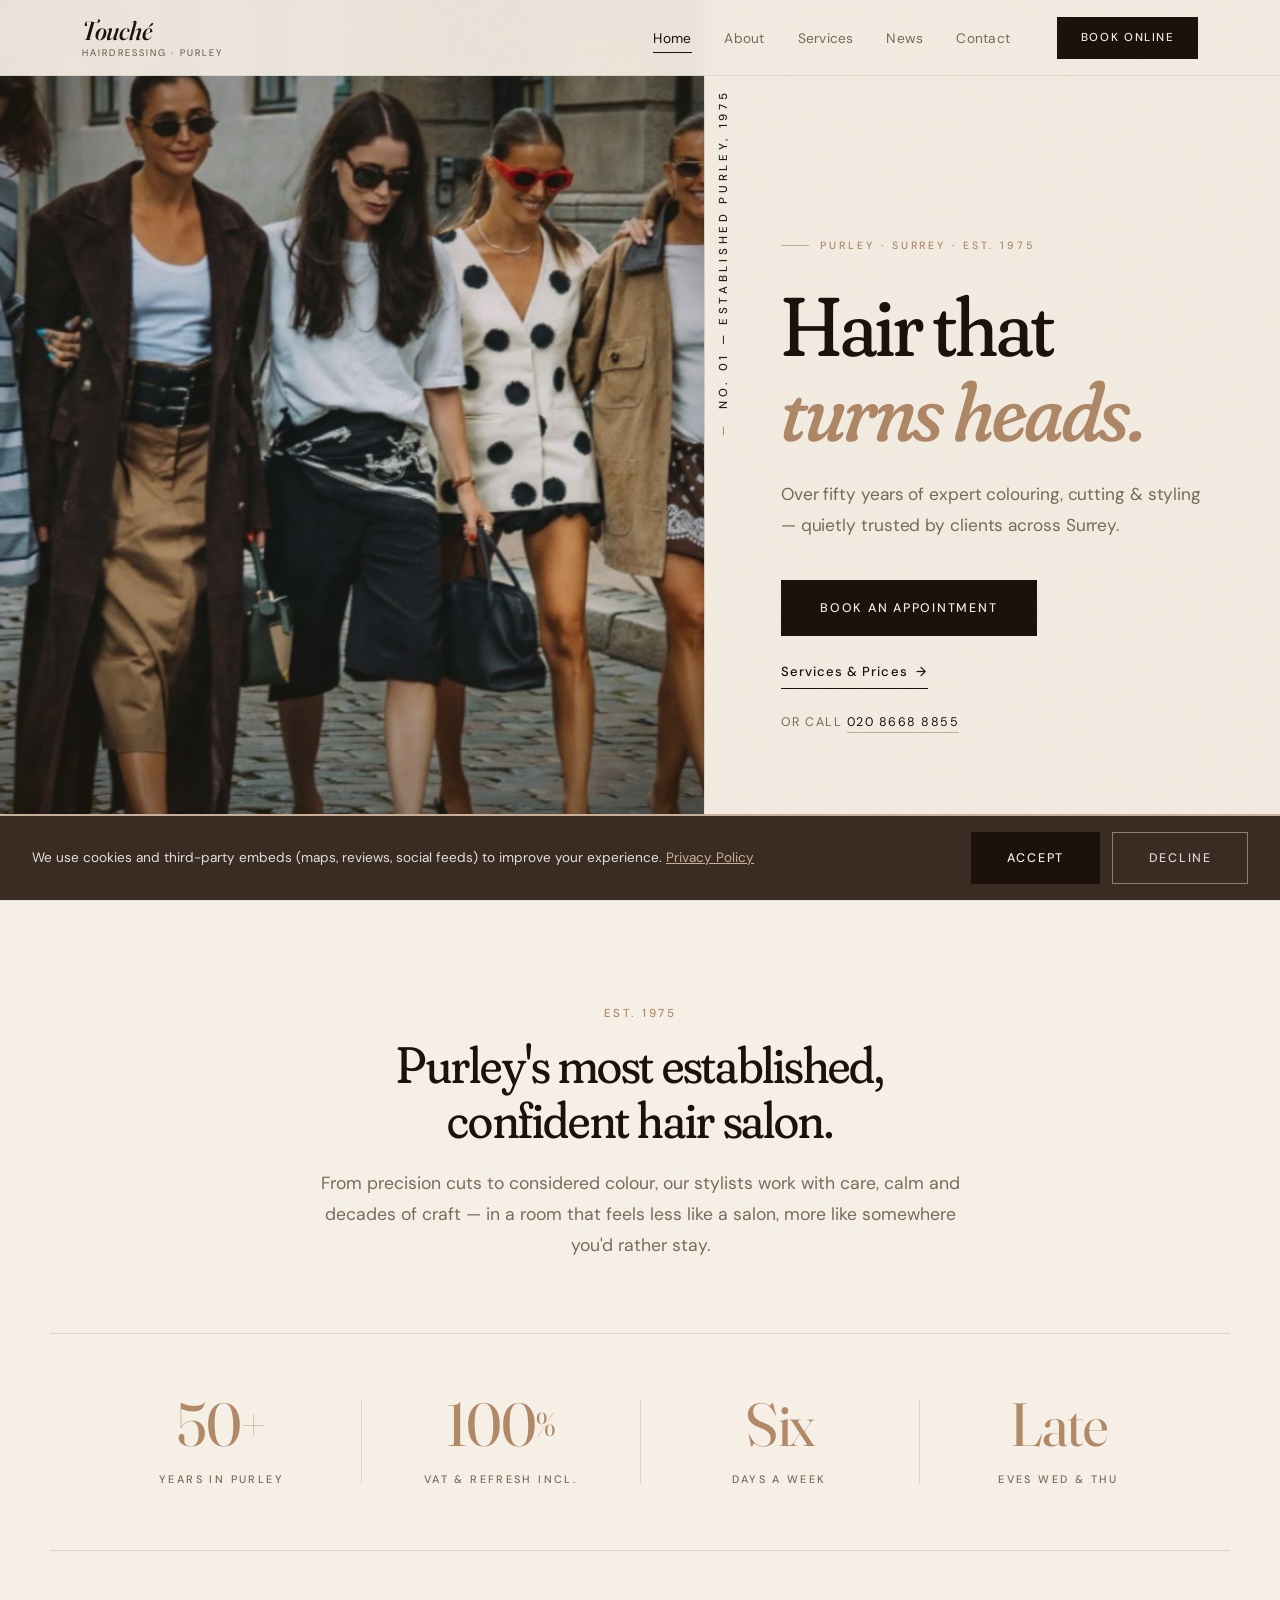
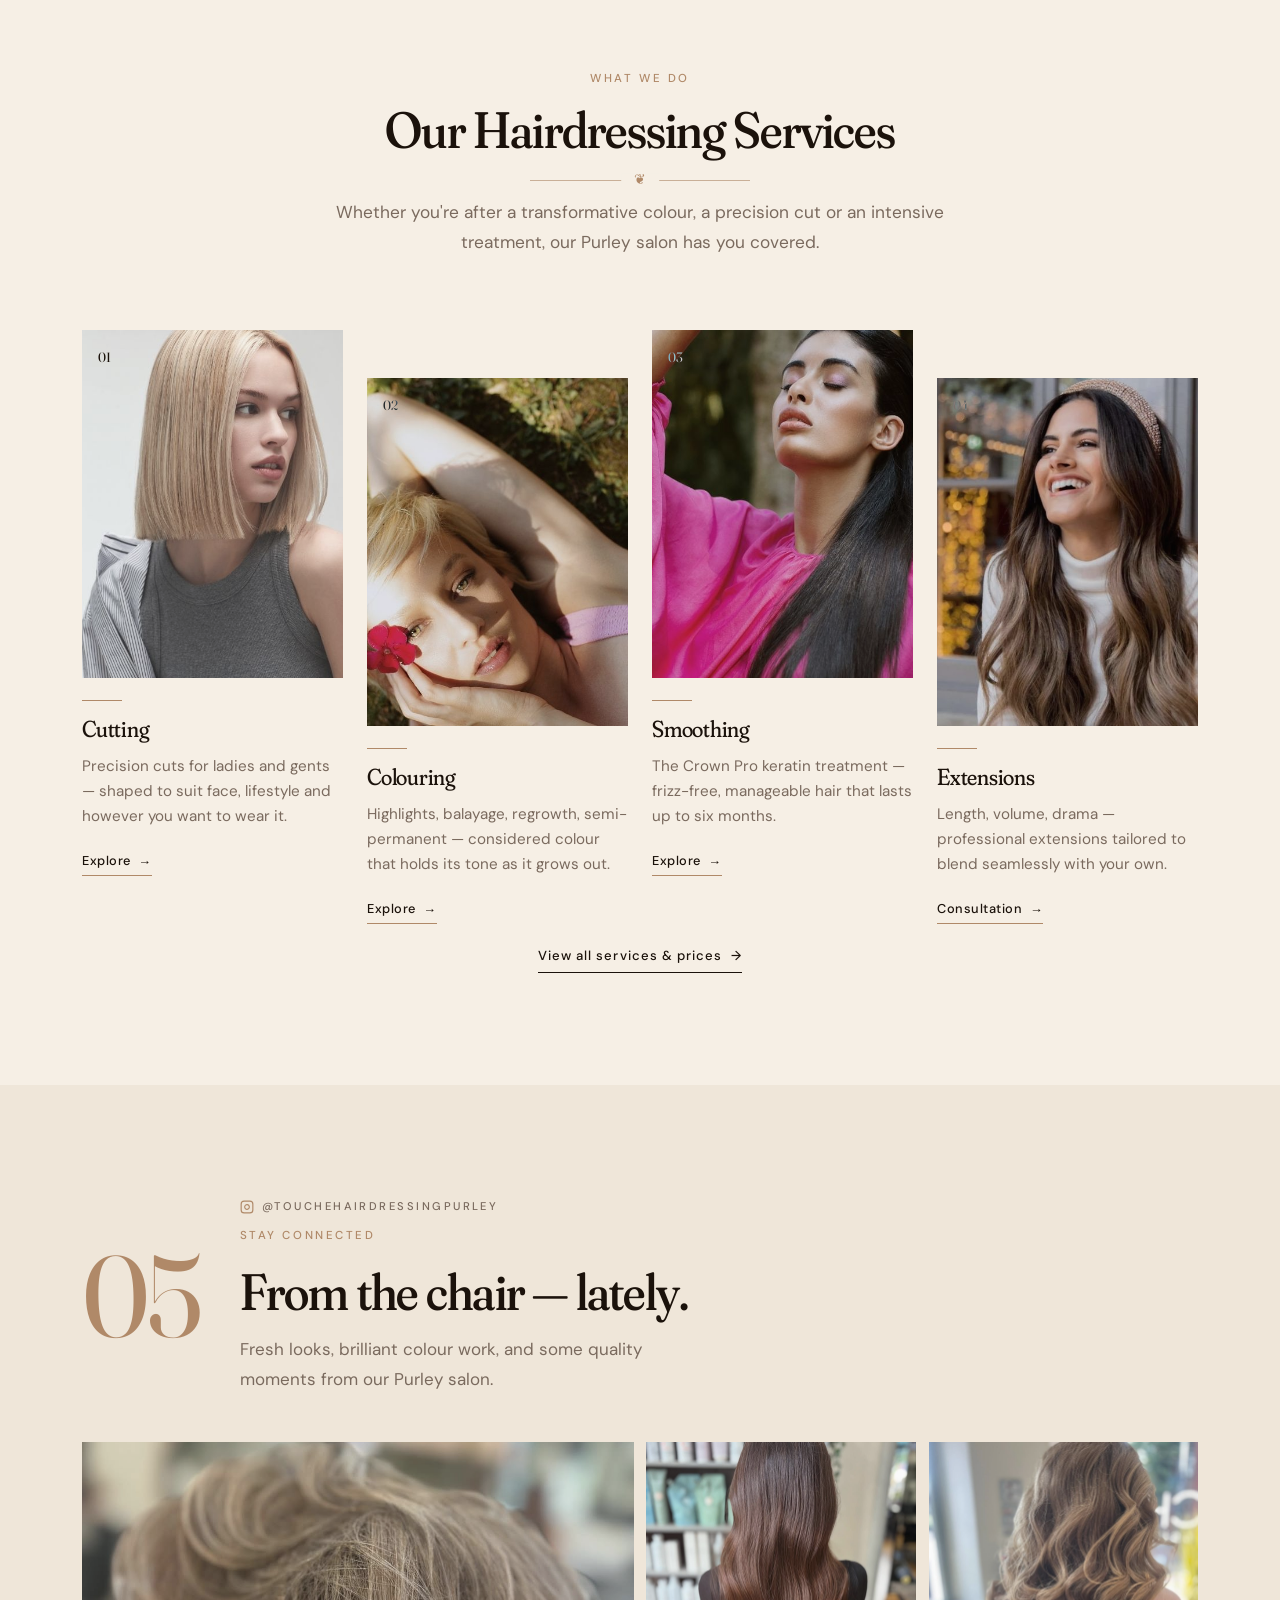
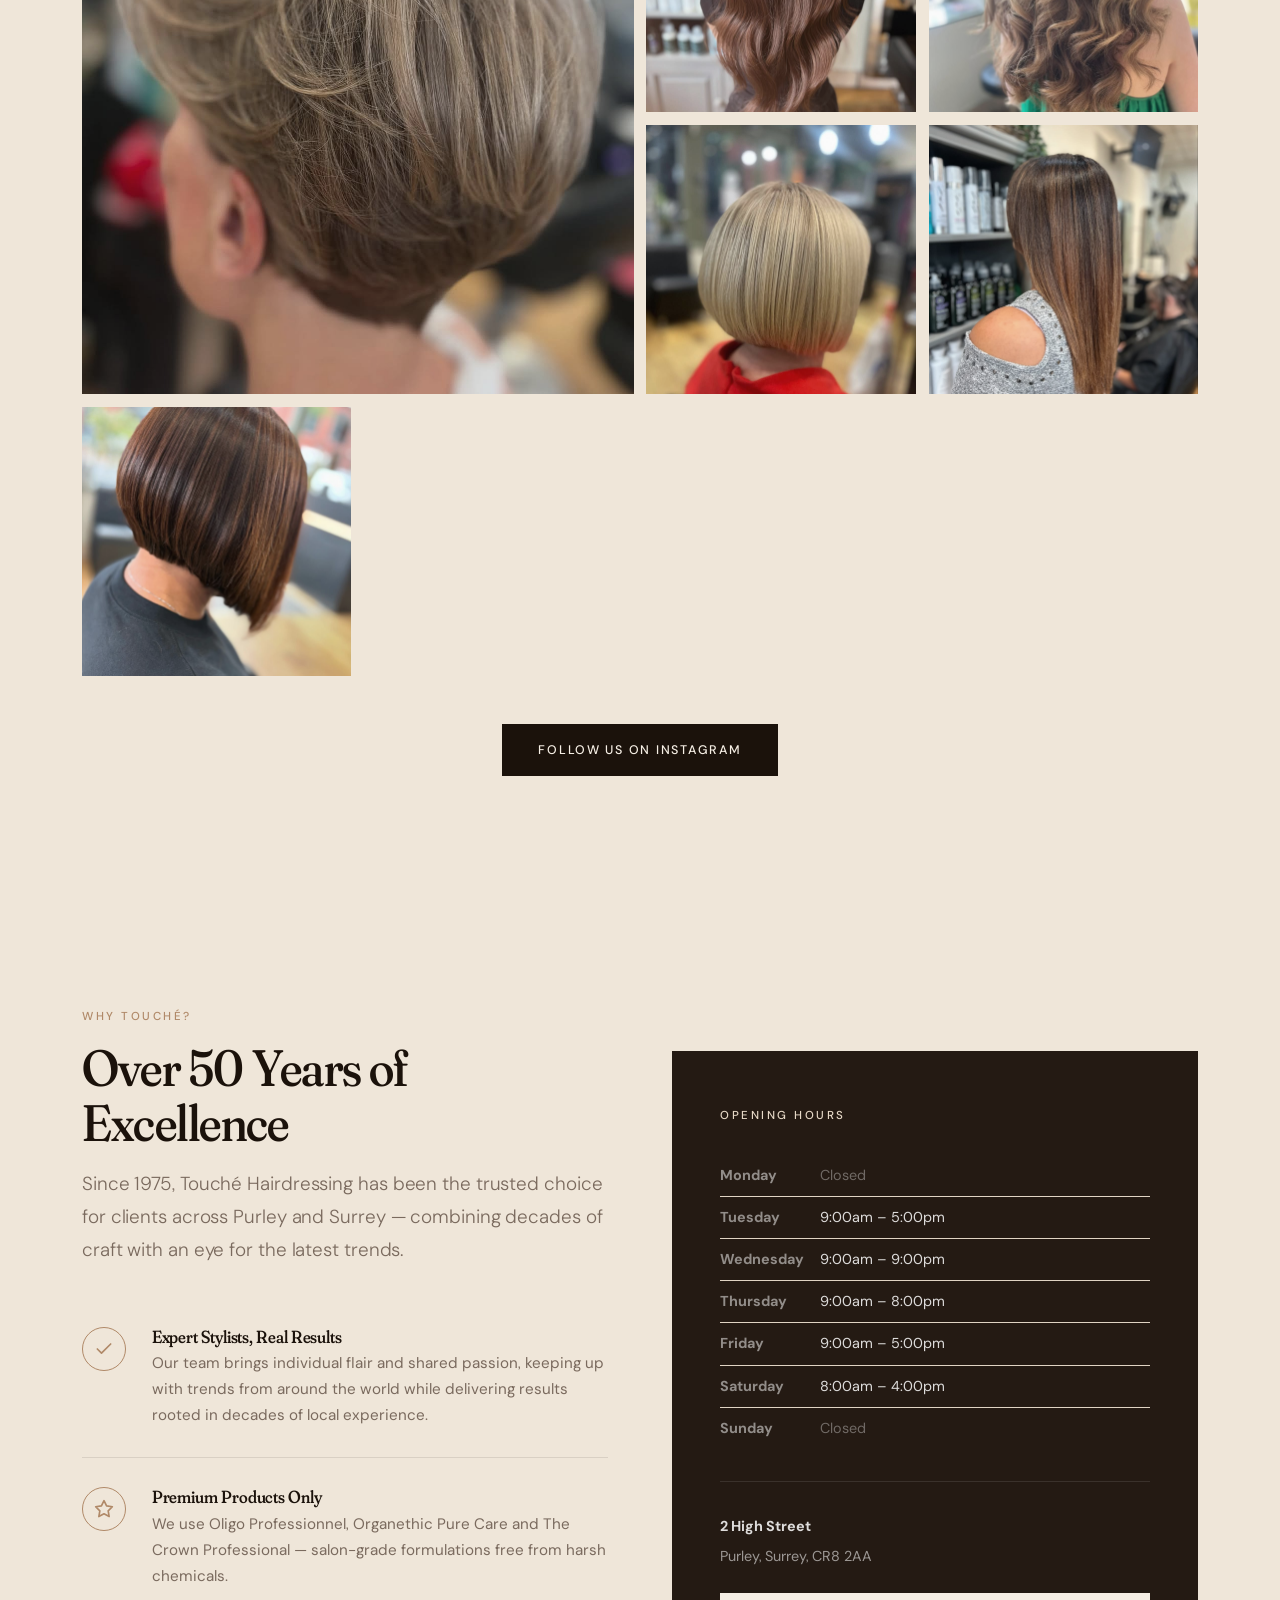
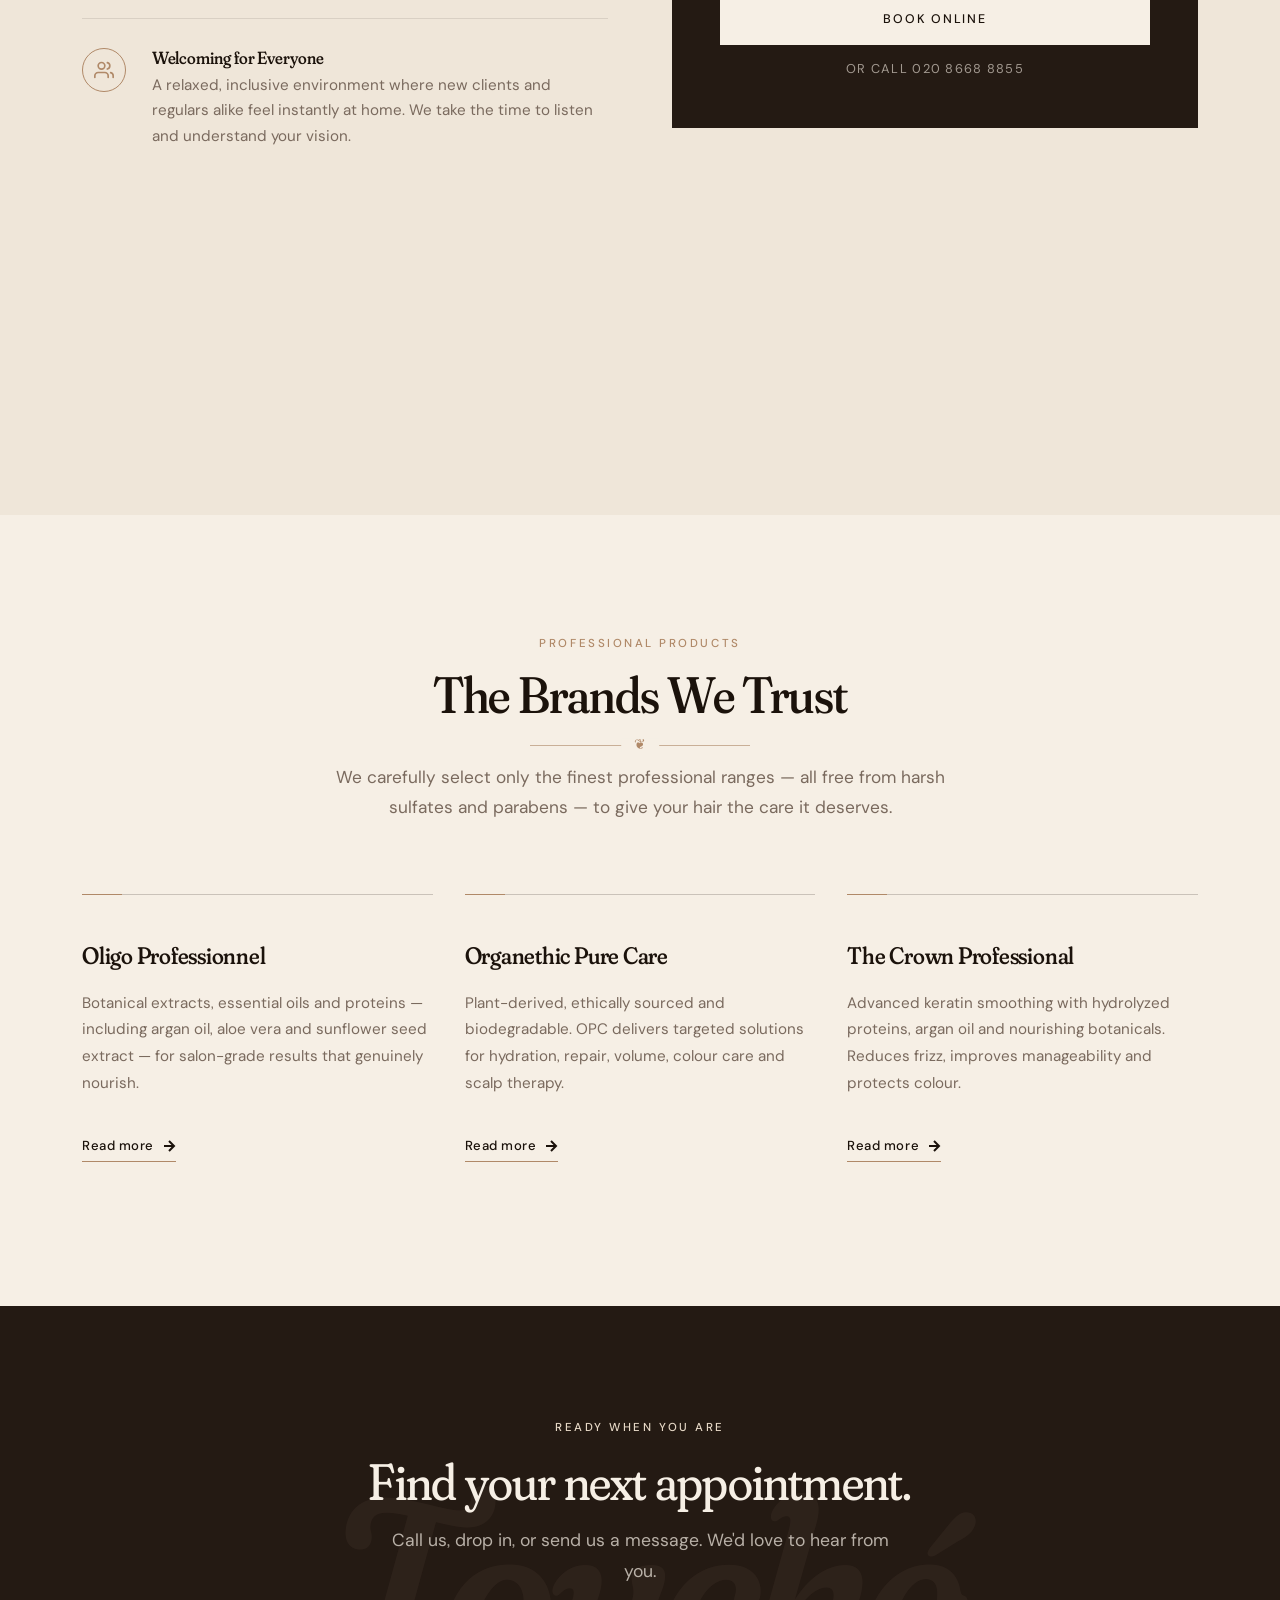
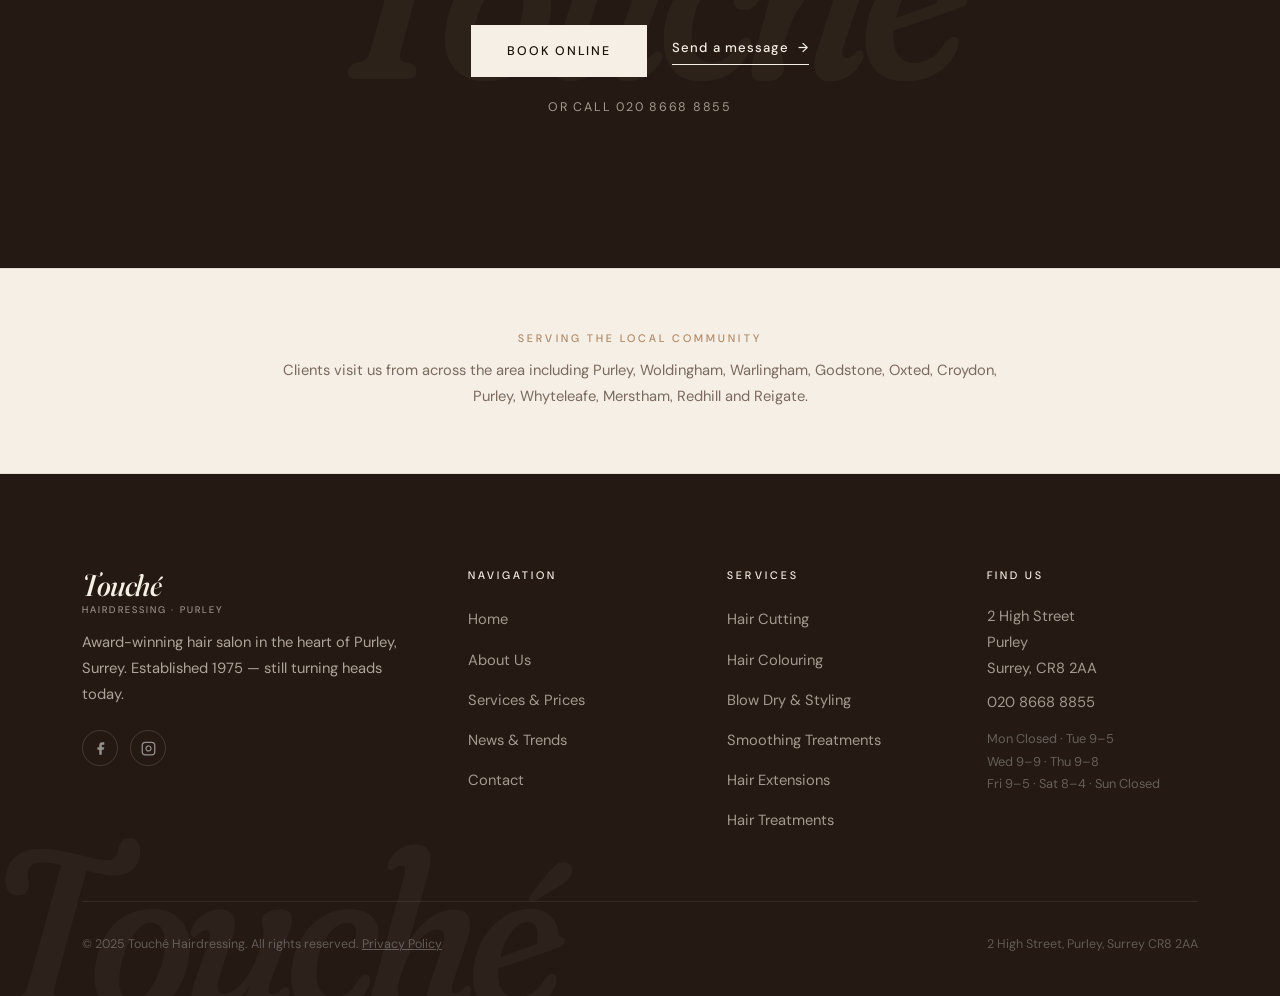
<file: index.html>
<!DOCTYPE html>
<html lang="en-GB">
<head>
  <meta charset="UTF-8">
  <meta name="viewport" content="width=device-width, initial-scale=1.0">
  <title>Touché Hairdressing Purley | Award-Winning Hair Salon Surrey</title>
  <meta name="description" content="Touché Hairdressing — Purley's award-winning hair salon. Expert colouring, cutting, extensions & smoothing treatments. Serving Purley, Warlingham, Oxted & beyond since 1975. Call 020 8668 8855.">
  <meta name="keywords" content="hairdresser Purley, hair salon Purley, hair colouring Purley, balayage Surrey, hair extensions Purley, Touché hairdressing">
  <link rel="canonical" href="https://www.touchepurley.hair/">

  <!-- Open Graph -->
  <meta property="og:type" content="website">
  <meta property="og:url" content="https://www.touchepurley.hair/">
  <meta property="og:title" content="Touché Hairdressing Purley | Award-Winning Hair Salon Surrey">
  <meta property="og:description" content="Expert colouring, cutting & styling in the heart of Purley, Surrey. Over 50 years of award-winning hairdressing. Book today: 020 8668 8855.">
  <meta property="og:site_name" content="Touché Hairdressing Purley">

  <!-- Twitter Card -->
  <meta name="twitter:card" content="summary_large_image">
  <meta name="twitter:title" content="Touché Hairdressing Purley | Award-Winning Hair Salon Surrey">
  <meta name="twitter:description" content="Expert colouring, cutting & styling in the heart of Purley, Surrey. Over 50 years of award-winning hairdressing.">

  <link rel="icon" type="image/x-icon" href="Images/favicon.ico">
  <link rel="icon" type="image/png" sizes="32x32" href="Images/favicon-32x32.png">
  <link rel="icon" type="image/png" sizes="16x16" href="Images/favicon-16x16.png">
  <link rel="apple-touch-icon" href="Images/apple-touch-icon.png">
  <link rel="manifest" href="Images/site.webmanifest">

  <link rel="stylesheet" href="css/style.css">

  <!-- Schema.org LocalBusiness -->
  <script type="application/ld+json">
  {
    "@context": "https://schema.org",
    "@type": "HairSalon",
    "name": "Touché Hairdressing",
    "alternateName": "Touche Hairdressing Purley",
    "url": "https://www.touchepurley.hair",
    "telephone": "+442086688855",
    "address": {
      "@type": "PostalAddress",
      "streetAddress": "2 High Street",
      "addressLocality": "Purley",
      "addressRegion": "Surrey",
      "postalCode": "CR8 2AA",
      "addressCountry": "GB"
    },
    "geo": {
      "@type": "GeoCoordinates",
      "latitude": 51.2843,
      "longitude": -0.0786
    },
    "openingHoursSpecification": [
      {"@type":"OpeningHoursSpecification","dayOfWeek":"Tuesday","opens":"09:00","closes":"17:00"},
      {"@type":"OpeningHoursSpecification","dayOfWeek":"Wednesday","opens":"09:00","closes":"21:00"},
      {"@type":"OpeningHoursSpecification","dayOfWeek":"Thursday","opens":"09:00","closes":"20:00"},
      {"@type":"OpeningHoursSpecification","dayOfWeek":"Friday","opens":"09:00","closes":"17:00"},
      {"@type":"OpeningHoursSpecification","dayOfWeek":"Saturday","opens":"08:00","closes":"16:00"}
    ],
    "priceRange": "££",
    "currenciesAccepted": "GBP",
    "paymentAccepted": "Cash, Credit Card",
    "description": "Award-winning hair salon in Purley, Surrey. Expert colouring, cutting, extensions and smoothing treatments. Established 1975.",
    "areaServed": ["Purley","Woldingham","Warlingham","Godstone","Oxted","Croydon","Purley","Whyteleafe","Merstham","Redhill","Reigate"],
    "sameAs": [
      "https://www.facebook.com/touchehairpurley",
      "https://www.instagram.com/touchehairdressingpurley/",
    ]
  }
  </script>
</head>
<body>

<!-- ===== NAVIGATION ===== -->
<nav class="nav" aria-label="Main navigation">
  <div class="nav__container">
    <a href="index.html" class="nav__logo" aria-label="Touché Hairdressing — Home">
      Touché
      <span>Hairdressing · Purley</span>
    </a>
    <ul class="nav__links" role="list">
      <li><a href="index.html" class="active">Home</a></li>
      <li><a href="about.html">About</a></li>
      <li><a href="services.html">Services</a></li>
      <li><a href="news/">News</a></li>
      <li><a href="contact.html">Contact</a></li>
    </ul>
    <a href="https://s-iq.co/BookingPortal/dist/?salonid=87d9f85d-e9d9-4cce-bb3a-cd9e79d4d83f&amp;tab=contact" class="btn btn--gold nav__cta" target="_blank" rel="noopener">Book Online</a>
    <button class="nav__hamburger" aria-label="Toggle navigation menu" aria-expanded="false">
      <span></span><span></span><span></span>
    </button>
  </div>
</nav>

<!-- Mobile menu -->
<nav class="nav__mobile" aria-label="Mobile navigation">
  <a href="index.html">Home</a>
  <a href="about.html">About</a>
  <a href="services.html">Services</a>
  <a href="news/">News</a>
  <a href="contact.html">Contact</a>
  <a href="tel:02086688855" class="btn btn--gold">Call 020 8668 8855</a>
</nav>

<!-- ===== HERO ===== -->
<section class="hero" id="section-hero" aria-label="Welcome to Touché Hairdressing">

  <!-- Left panel — art-directed photograph, auto-rotating fade -->
  <div class="hero__carousel" aria-hidden="true">
    <img src="Images/hero_image_1.jpg" alt="" class="carousel__slide carousel__slide--active" loading="eager">
    <img src="Images/hero_image_2.jpg" alt="" class="carousel__slide" loading="lazy">
    <img src="Images/hero_image_3.jpg" alt="" class="carousel__slide" loading="lazy">
    <img src="Images/hero_image_4.jpg" alt="" class="carousel__slide" loading="lazy">
  </div>

  <div class="hero__caption" aria-hidden="true">No. 01 — Established Purley, 1975</div>

  <div class="hero__inner">
    <div class="hero__content">
      <div class="hero__eyebrow">Purley · Surrey · Est. 1975</div>
      <h1 class="hero__title"><span class="word">Hair</span> <span class="word">that</span> <span class="word"><em>turns</em></span> <span class="word"><em>heads.</em></span></h1>
      <p class="hero__subtitle">Over fifty years of expert colouring, cutting &amp; styling — quietly trusted by clients across Surrey.</p>
      <div class="hero__ctas">
        <a href="https://s-iq.co/BookingPortal/dist/?salonid=87d9f85d-e9d9-4cce-bb3a-cd9e79d4d83f&amp;tab=contact" class="btn btn--gold" target="_blank" rel="noopener">Book an Appointment</a>
        <a href="services.html" class="link-arrow">Services &amp; Prices <span aria-hidden="true">→</span></a>
      </div>
      <p class="hero__phone-link">or call <a href="tel:02086688855">020 8668 8855</a></p>
    </div>
  </div>

  <div class="hero__scroll" aria-hidden="true">Scroll</div>
</section>

<!-- ===== INTRO STRIP ===== -->
<div class="intro-strip">
  <div class="intro-strip__inner reveal">
    <span class="eyebrow">Est. 1975</span>
    <h2>Purley's most established,<br>confident hair salon.</h2>
    <p>From precision cuts to considered colour, our stylists work with care, calm and decades of craft — in a room that feels less like a salon, more like somewhere you'd rather stay.</p>
  </div>
  <div class="intro-strip__stats reveal">
    <div class="stat">
      <span class="stat__number">50+</span>
      <span class="stat__label">Years in Purley</span>
    </div>
    <div class="stat">
      <span class="stat__number">100<span style="font-size:0.55em;vertical-align:0.3em;">%</span></span>
      <span class="stat__label">VAT &amp; refresh incl.</span>
    </div>
    <div class="stat">
      <span class="stat__number">Six</span>
      <span class="stat__label">Days a week</span>
    </div>
    <div class="stat">
      <span class="stat__number">Late</span>
      <span class="stat__label">Eves Wed &amp; Thu</span>
    </div>
  </div>
</div>

<!-- ===== SERVICES OVERVIEW ===== -->
<section class="section" id="section-services" aria-labelledby="services-heading">
  <div class="container">
    <div class="section__header reveal">
      <span class="eyebrow">What We Do</span>
      <h2 id="services-heading">Our Hairdressing Services</h2>
      <div class="divider"></div>
      <p>Whether you're after a transformative colour, a precision cut or an intensive treatment, our Purley salon has you covered.</p>
    </div>

    <div class="grid-4">
      <!-- Cutting -->
      <a href="services.html#cutting" class="service-card reveal" data-delay="1">
        <div class="service-card__img">
          <span class="service-card__num">01</span>
          <img src="Images/service-cutting.jpg" alt="Hair cutting service at Touché Hairdressing Purley" loading="lazy">
        </div>
        <div class="service-card__body">
          <h3>Cutting</h3>
          <p>Precision cuts for ladies and gents — shaped to suit face, lifestyle and however you want to wear it.</p>
          <span class="service-card__price">Explore</span>
        </div>
      </a>

      <!-- Colouring -->
      <a href="services.html#colouring" class="service-card reveal" data-delay="2">
        <div class="service-card__img">
          <span class="service-card__num">02</span>
          <img src="Images/service-colouring.jpg" alt="Hair colouring and highlights at Touché Hairdressing Purley" loading="lazy">
        </div>
        <div class="service-card__body">
          <h3>Colouring</h3>
          <p>Highlights, balayage, regrowth, semi-permanent — considered colour that holds its tone as it grows out.</p>
          <span class="service-card__price">Explore</span>
        </div>
      </a>

      <!-- Smoothing -->
      <a href="services.html#smoothing" class="service-card reveal" data-delay="3">
        <div class="service-card__img">
          <span class="service-card__num">03</span>
          <img src="Images/service-smoothing.jpg" alt="Hair smoothing and straightening treatment at Touché Hairdressing Purley" loading="lazy">
        </div>
        <div class="service-card__body">
          <h3>Smoothing</h3>
          <p>The Crown Pro keratin treatment — frizz-free, manageable hair that lasts up to six months.</p>
          <span class="service-card__price">Explore</span>
        </div>
      </a>

      <!-- Extensions -->
      <a href="services.html#extensions" class="service-card reveal" data-delay="4">
        <div class="service-card__img">
          <span class="service-card__num">04</span>
          <img src="Images/service-extensions.jpg" alt="Hair extensions at Touché Hairdressing Purley" loading="lazy">
        </div>
        <div class="service-card__body">
          <h3>Extensions</h3>
          <p>Length, volume, drama — professional extensions tailored to blend seamlessly with your own.</p>
          <span class="service-card__price">Consultation</span>
        </div>
      </a>
    </div>

    <div style="text-align:center; margin-top:4rem;">
      <a href="services.html" class="link-arrow">View all services &amp; prices <span aria-hidden="true">→</span></a>
    </div>
  </div>
</section>

<!-- ===== INSTAGRAM FEED ===== -->
<section class="section section--cream" id="section-instagram" aria-label="Instagram feed">
  <div class="container">

    <div class="instagram-feed__header reveal">
      <div class="instagram-feed__handle">
        <svg width="14" height="14" viewBox="0 0 24 24" fill="none" stroke="currentColor" stroke-width="2"><rect x="2" y="2" width="20" height="20" rx="5"/><path d="M16 11.37A4 4 0 1 1 12.63 8 4 4 0 0 1 16 11.37z"/><line x1="17.5" y1="6.5" x2="17.51" y2="6.5"/></svg>
        <span>@touchehairdressingpurley</span>
      </div>
      <span class="eyebrow">Stay Connected</span>
      <h2>From the chair — lately.</h2>
      <p>Fresh looks, brilliant colour work, and some quality moments from our Purley salon.</p>
    </div>

    <div class="instagram-grid" id="instagram-grid" aria-label="Instagram photos"></div>
    <div class="instagram-grid__loading" id="instagram-loading">Loading latest posts&hellip;</div>

    <div class="instagram-feed__cta">
      <a href="https://www.instagram.com/touchehairdressingpurley/" target="_blank" rel="noopener" class="btn btn--gold">Follow Us on Instagram</a>
    </div>

  </div>
</section>

<script>
(function () {
  var BEHOLD_URL = '';
  var DATA_URL   = 'admin-data.json';
  var grid       = document.getElementById('instagram-grid');
  var loading    = document.getElementById('instagram-loading');

  var instaSVG = '<svg class="instagram-grid__icon" width="22" height="22" viewBox="0 0 24 24" fill="none" stroke="currentColor" stroke-width="2"><rect x="2" y="2" width="20" height="20" rx="5"/><path d="M16 11.37A4 4 0 1 1 12.63 8 4 4 0 0 1 16 11.37z"/><line x1="17.5" y1="6.5" x2="17.51" y2="6.5"/></svg>';
  var playSVG  = '<div class="instagram-grid__video-badge" aria-hidden="true"><svg width="10" height="10" viewBox="0 0 24 24" fill="currentColor"><polygon points="5 3 19 12 5 21 5 3"/></svg></div>';

  function makeItem(thumb, caption, link, isVideo) {
    var safe = (caption || '').replace(/&/g,'&amp;').replace(/"/g,'&quot;').replace(/</g,'&lt;');
    var a = document.createElement('a');
    a.href      = link || 'https://www.instagram.com/touchehairdressingpurley/';
    a.target    = '_blank';
    a.rel       = 'noopener';
    a.className = 'instagram-grid__item';
    a.setAttribute('aria-label', safe || 'View on Instagram');
    a.innerHTML =
      '<img src="' + thumb + '" alt="' + safe + '" loading="lazy" onerror="this.closest(\'.instagram-grid__item\').style.display=\'none\'">' +
      '<div class="instagram-grid__overlay">' + instaSVG +
        (safe ? '<span class="instagram-grid__caption">' + safe + '</span>' : '') +
      '</div>' +
      (isVideo ? playSVG : '');
    return a;
  }

  function renderBehold(data) {
    var posts = (data.posts || data).slice(0, 9);
    loading.style.display = 'none';
    posts.forEach(function (post) {
      var sizes  = post.sizes || {};
      var imgUrl = (sizes.medium && sizes.medium.url) || (sizes.small && sizes.small.url) || post.mediaUrl;
      var thumb  = post.mediaType === 'VIDEO' ? (post.thumbnailUrl || imgUrl) : imgUrl;
      var raw    = post.prunedCaption || post.caption || '';
      var cap    = raw.length > 110 ? raw.slice(0, 107) + '\u2026' : raw;
      grid.appendChild(makeItem(thumb, cap, post.permalink, post.mediaType === 'VIDEO'));
    });
  }

  function renderManual(posts) {
    loading.style.display = 'none';
    if (!posts || !posts.length) {
      loading.innerHTML = '<p style="color:var(--text-light);text-align:center;">Gallery coming soon — <a href="https://www.instagram.com/touchehairdressingpurley/" target="_blank" rel="noopener" style="color:var(--gold);">follow us on Instagram</a>.</p>';
      loading.style.display = '';
      return;
    }
    posts.forEach(function (post) {
      var cap = (post.caption || '').length > 110 ? post.caption.slice(0, 107) + '\u2026' : (post.caption || '');
      grid.appendChild(makeItem(post.imageUrl, cap, post.link, false));
    });
  }

  function showError() {
    loading.innerHTML = '<p style="color:var(--text-light);">Unable to load feed — <a href="https://www.instagram.com/touchehairdressingpurley/" target="_blank" rel="noopener" style="color:var(--gold);">visit us on Instagram</a>.</p>';
  }

  // Check admin-data first to decide source, fall back to Behold if unavailable
  fetch(DATA_URL + '?v=' + Date.now())
    .then(function (r) { return r.ok ? r.json() : Promise.reject(); })
    .then(function (data) {
      var ig = data.instagram || { source: 'behold', posts: [] };
      if (ig.source === 'manual') {
        renderManual(ig.posts);
      } else {
        fetch(BEHOLD_URL)
          .then(function (r) { return r.ok ? r.json() : Promise.reject(); })
          .then(renderBehold)
          .catch(showError);
      }
    })
    .catch(function () {
      // admin-data.json unavailable — go straight to Behold
      fetch(BEHOLD_URL)
        .then(function (r) { return r.ok ? r.json() : Promise.reject(); })
        .then(renderBehold)
        .catch(showError);
    });
}());
</script>

<!-- ===== WHY CHOOSE US ===== -->
<section class="section section--cream" id="section-why" aria-labelledby="why-heading">
  <div class="container">
    <div class="grid-2" style="gap:4rem; align-items:center;">
      <div>
        <span class="eyebrow">Why Touché?</span>
        <h2 id="why-heading">Over 50 Years of Excellence</h2>
        <p class="lead" style="margin:1rem 0 2rem;">Since 1975, Touché Hairdressing has been the trusted choice for clients across Purley and Surrey — combining decades of craft with an eye for the latest trends.</p>

        <div class="feature">
          <div class="feature__icon">
            <svg viewBox="0 0 24 24" fill="none" stroke="currentColor" stroke-width="2" stroke-linecap="round" stroke-linejoin="round">
              <polyline points="20 6 9 17 4 12"/>
            </svg>
          </div>
          <div class="feature__body">
            <h4>Expert Stylists, Real Results</h4>
            <p>Our team brings individual flair and shared passion, keeping up with trends from around the world while delivering results rooted in decades of local experience.</p>
          </div>
        </div>

        <div class="feature">
          <div class="feature__icon">
            <svg viewBox="0 0 24 24" fill="none" stroke="currentColor" stroke-width="2" stroke-linecap="round" stroke-linejoin="round">
              <path d="M12 2L15.09 8.26L22 9.27L17 14.14L18.18 21.02L12 17.77L5.82 21.02L7 14.14L2 9.27L8.91 8.26L12 2Z"/>
            </svg>
          </div>
          <div class="feature__body">
            <h4>Premium Products Only</h4>
            <p>We use Oligo Professionnel, Organethic Pure Care and The Crown Professional — salon-grade formulations free from harsh chemicals.</p>
          </div>
        </div>

        <div class="feature">
          <div class="feature__icon">
            <svg viewBox="0 0 24 24" fill="none" stroke="currentColor" stroke-width="2" stroke-linecap="round" stroke-linejoin="round">
              <path d="M17 21v-2a4 4 0 0 0-4-4H5a4 4 0 0 0-4 4v2"/>
              <circle cx="9" cy="7" r="4"/>
              <path d="M23 21v-2a4 4 0 0 0-3-3.87"/>
              <path d="M16 3.13a4 4 0 0 1 0 7.75"/>
            </svg>
          </div>
          <div class="feature__body">
            <h4>Welcoming for Everyone</h4>
            <p>A relaxed, inclusive environment where new clients and regulars alike feel instantly at home. We take the time to listen and understand your vision.</p>
          </div>
        </div>
      </div>

      <!-- About sidebar -->
      <div style="background:var(--espresso);border-radius:0;padding:3rem;color:var(--ivory);">
        <span class="eyebrow" style="color:var(--gold-light);">Opening Hours</span>
        <table class="hours-table" style="margin-top:1rem; width:100%;">
          <tbody data-cms="hours" data-cms-dark="true">
            <tr><td style="color:rgba(255,255,255,0.5)">Monday</td><td style="color:rgba(255,255,255,0.4)">Closed</td></tr>
            <tr><td style="color:rgba(255,255,255,0.5)">Tuesday</td><td style="color:rgba(255,255,255,0.85)">9am – 5pm</td></tr>
            <tr><td style="color:rgba(255,255,255,0.5)">Wednesday</td><td style="color:rgba(255,255,255,0.85)">9am – 9pm</td></tr>
            <tr><td style="color:rgba(255,255,255,0.5)">Thursday</td><td style="color:rgba(255,255,255,0.85)">9am – 8pm</td></tr>
            <tr><td style="color:rgba(255,255,255,0.5)">Friday</td><td style="color:rgba(255,255,255,0.85)">9am – 5pm</td></tr>
            <tr><td style="color:rgba(255,255,255,0.5)">Saturday</td><td style="color:rgba(255,255,255,0.85)">8am – 4pm</td></tr>
            <tr><td style="color:rgba(255,255,255,0.5)">Sunday</td><td style="color:rgba(255,255,255,0.4)">Closed</td></tr>
          </tbody>
        </table>
        <hr style="border:none;border-top:1px solid rgba(255,255,255,0.1);margin:2rem 0;">
        <p style="font-size:0.9rem;color:rgba(255,255,255,0.55);margin-bottom:0.3rem;">
          <strong style="color:rgba(255,255,255,0.85);">2 High Street</strong>
        </p>
        <p style="font-size:0.9rem;color:rgba(255,255,255,0.55);margin-bottom:1.5rem;">Purley, Surrey, CR8 2AA</p>
        <a href="https://s-iq.co/BookingPortal/dist/?salonid=87d9f85d-e9d9-4cce-bb3a-cd9e79d4d83f&amp;tab=contact" class="btn" style="width:100%;background:var(--ivory);color:var(--ink);border-color:var(--ivory);" target="_blank" rel="noopener">Book Online</a>
        <p style="margin-top:0.8rem;font-size:0.8rem;text-align:center;letter-spacing:0.1em;text-transform:uppercase;"><a href="tel:02086688855" style="color:rgba(246,239,229,0.6);">or call 020 8668 8855</a></p>
      </div>
    </div>
  </div>
</section>

<!-- ===== SALONSPY WIDGET ===== -->
<section class="section section--cream" id="section-reviews" aria-label="Reviews">
  <div class="container" style="text-align:center;">
    <script data-src="https://www.salonspy.com/widgets/v2/dist/js/widget.min.js" data-async="true"></script>
    <salonspy-widget data-token="4b972948d57d97c22d6d79c3f90ad162" data-type="salon"></salonspy-widget>
  </div>
</section>

<!-- ===== PRODUCTS ===== -->
<section class="section" id="section-products" aria-labelledby="products-heading">
  <div class="container">
    <div class="section__header reveal">
      <span class="eyebrow">Professional Products</span>
      <h2 id="products-heading">The Brands We Trust</h2>
      <div class="divider"></div>
      <p>We carefully select only the finest professional ranges — all free from harsh sulfates and parabens — to give your hair the care it deserves.</p>
    </div>

    <div class="grid-3">
      <article class="product-card">
        <div class="product-card__name">Oligo Professionnel</div>
        <p>Botanical extracts, essential oils and proteins — including argan oil, aloe vera and sunflower seed extract — for salon-grade results that genuinely nourish.</p>
        <a href="news/oligo-professionnel.html" class="product-card__link">
          Read more
          <svg width="14" height="14" viewBox="0 0 14 14" fill="none" stroke="currentColor" stroke-width="2"><path d="M2 7h10M7 2l5 5-5 5"/></svg>
        </a>
      </article>

      <article class="product-card">
        <div class="product-card__name">Organethic Pure Care</div>
        <p>Plant-derived, ethically sourced and biodegradable. OPC delivers targeted solutions for hydration, repair, volume, colour care and scalp therapy.</p>
        <a href="news/organethic-pure-care.html" class="product-card__link">
          Read more
          <svg width="14" height="14" viewBox="0 0 14 14" fill="none" stroke="currentColor" stroke-width="2"><path d="M2 7h10M7 2l5 5-5 5"/></svg>
        </a>
      </article>

      <article class="product-card">
        <div class="product-card__name">The Crown Professional</div>
        <p>Advanced keratin smoothing with hydrolyzed proteins, argan oil and nourishing botanicals. Reduces frizz, improves manageability and protects colour.</p>
        <a href="news/the-crown-professional.html" class="product-card__link">
          Read more
          <svg width="14" height="14" viewBox="0 0 14 14" fill="none" stroke="currentColor" stroke-width="2"><path d="M2 7h10M7 2l5 5-5 5"/></svg>
        </a>
      </article>
    </div>
  </div>
</section>

<!-- ===== CTA BAND ===== -->
<div class="cta-band">
  <div class="container reveal">
    <span class="eyebrow" style="display:block;margin-bottom:1rem;">Ready when you are</span>
    <h2>Find your next appointment.</h2>
    <p>Call us, drop in, or send us a message. We'd love to hear from you.</p>
    <div style="display:flex;gap:1.6rem;justify-content:center;flex-wrap:wrap;align-items:center;">
      <a href="https://s-iq.co/BookingPortal/dist/?salonid=87d9f85d-e9d9-4cce-bb3a-cd9e79d4d83f&amp;tab=contact" class="btn btn--gold" target="_blank" rel="noopener">Book Online</a>
      <a href="contact.html" class="link-arrow link-arrow--light">Send a message <span aria-hidden="true">→</span></a>
    </div>
    <p style="margin-top:1.2rem;font-size:0.78rem;letter-spacing:0.14em;text-transform:uppercase;"><a href="tel:02086688855" style="color:rgba(246,239,229,0.6);">or call 020 8668 8855</a></p>
  </div>
</div>

<!-- ===== LOCATION STRIP ===== -->
<div class="location-strip">
  <div class="container">
    <h3>Serving the Local Community</h3>
    <p>Clients visit us from across the area including Purley, Woldingham, Warlingham, Godstone, Oxted, Croydon, Purley, Whyteleafe, Merstham, Redhill and Reigate.</p>
  </div>
</div>

<!-- ===== FOOTER ===== -->
<footer class="footer" aria-label="Site footer">
  <div class="container">
    <div class="footer__grid">
      <div class="footer__brand">
        <a href="index.html" class="nav__logo" aria-label="Touché Hairdressing Home">
          Touché
          <span>Hairdressing · Purley</span>
        </a>
        <p>Award-winning hair salon in the heart of Purley, Surrey. Established 1975 — still turning heads today.</p>
        <div class="footer__social" aria-label="Social media links">
          <a href="https://www.facebook.com/touchehairpurley" aria-label="Facebook" target="_blank" rel="noopener"><svg viewBox="0 0 24 24" fill="currentColor"><path d="M18 2h-3a5 5 0 0 0-5 5v3H7v4h3v8h4v-8h3l1-4h-4V7a1 1 0 0 1 1-1h3z"/></svg></a>
          <a href="https://www.instagram.com/touchehairdressingpurley/" aria-label="Instagram" target="_blank" rel="noopener"><svg viewBox="0 0 24 24" fill="none" stroke="currentColor" stroke-width="2"><rect x="2" y="2" width="20" height="20" rx="5"/><path d="M16 11.37A4 4 0 1 1 12.63 8 4 4 0 0 1 16 11.37z"/><line x1="17.5" y1="6.5" x2="17.51" y2="6.5"/></svg></a>
        </div>
      </div>

      <div class="footer__col">
        <h4>Navigation</h4>
        <ul>
          <li><a href="index.html">Home</a></li>
          <li><a href="about.html">About Us</a></li>
          <li><a href="services.html">Services &amp; Prices</a></li>
          <li><a href="news/">News &amp; Trends</a></li>
          <li><a href="contact.html">Contact</a></li>
        </ul>
      </div>

      <div class="footer__col">
        <h4>Services</h4>
        <ul>
          <li><a href="services.html#cutting">Hair Cutting</a></li>
          <li><a href="services.html#colouring">Hair Colouring</a></li>
          <li><a href="services.html#styling">Blow Dry &amp; Styling</a></li>
          <li><a href="services.html#smoothing">Smoothing Treatments</a></li>
          <li><a href="services.html#extensions">Hair Extensions</a></li>
          <li><a href="services.html#treatments">Hair Treatments</a></li>
        </ul>
      </div>

      <div class="footer__col">
        <h4>Find Us</h4>
        <p>2 High Street<br>Purley<br>Surrey, CR8 2AA</p>
        <p><a href="tel:02086688855">020 8668 8855</a></p>
        <p style="margin-top:0.8rem;font-size:0.8rem;color:rgba(255,255,255,0.3);">
          Mon Closed · Tue 9–5<br>
          Wed 9–9 · Thu 9–8<br>
          Fri 9–5 · Sat 8–4 · Sun Closed
        </p>
      </div>
    </div>

    <div class="footer__bottom">
      <p>&copy; 2025 Touché Hairdressing. All rights reserved. <a href="/privacy.html" style="color:inherit;text-decoration:underline;">Privacy Policy</a></p>
      <p>2 High Street, Purley, Surrey CR8 2AA</p>
    </div>
  </div>
</footer>

<!-- ===== SCROLL UP BUTTON ===== -->
<button id="scroll-up-btn" aria-label="Scroll to previous section">
  <svg width="18" height="18" viewBox="0 0 24 24" fill="none" stroke="currentColor" stroke-width="2.5" stroke-linecap="round" stroke-linejoin="round"><polyline points="18 15 12 9 6 15"/></svg>
</button>

<!-- ===== COOKIE BANNER ===== -->
<div id="cookie-banner" style="display:none;" role="dialog" aria-label="Cookie consent">
  <p>We use cookies and third-party embeds (maps, reviews, social feeds) to improve your experience. <a href="/privacy.html">Privacy Policy</a></p>
  <div class="cookie-banner__btns">
    <button onclick="cookieAccept()" class="btn btn--gold">Accept</button>
    <button onclick="cookieDecline()" class="btn btn--outline-dark">Decline</button>
  </div>
</div>
<script src="js/cookies.js"></script>
<script src="js/main.js"></script>
<script src="js/cms.js"></script>
<script>
// Scroll-reveal — fade-and-rise for .reveal elements
(function () {
  if (!('IntersectionObserver' in window)) {
    document.querySelectorAll('.reveal').forEach(function (el) { el.classList.add('is-visible'); });
    return;
  }
  var io = new IntersectionObserver(function (entries) {
    entries.forEach(function (entry) {
      if (entry.isIntersecting) {
        entry.target.classList.add('is-visible');
        io.unobserve(entry.target);
      }
    });
  }, { threshold: 0.12, rootMargin: '0px 0px -60px 0px' });
  document.querySelectorAll('.reveal').forEach(function (el) { io.observe(el); });
}());
</script>
<script>
(function () {
  var btn = document.getElementById('scroll-up-btn');
  var ids = ['section-hero','section-services','section-instagram','section-why','section-reviews','section-products'];

  window.addEventListener('scroll', function () {
    btn.classList.toggle('visible', window.scrollY > 400);
  }, { passive: true });

  btn.addEventListener('click', function () {
    var sections = ids.map(function (id) { return document.getElementById(id); }).filter(Boolean);
    var scrollY  = window.scrollY;
    var target   = null;

    // Find the last section whose top is meaningfully above current scroll
    for (var i = sections.length - 1; i >= 0; i--) {
      var top = sections[i].getBoundingClientRect().top + scrollY;
      if (top < scrollY - 80) { target = sections[i]; break; }
    }

    if (target) {
      target.scrollIntoView({ behavior: 'smooth', block: 'start' });
    } else {
      window.scrollTo({ top: 0, behavior: 'smooth' });
    }
  });
}());
</script>
</body>
</html>
</file>
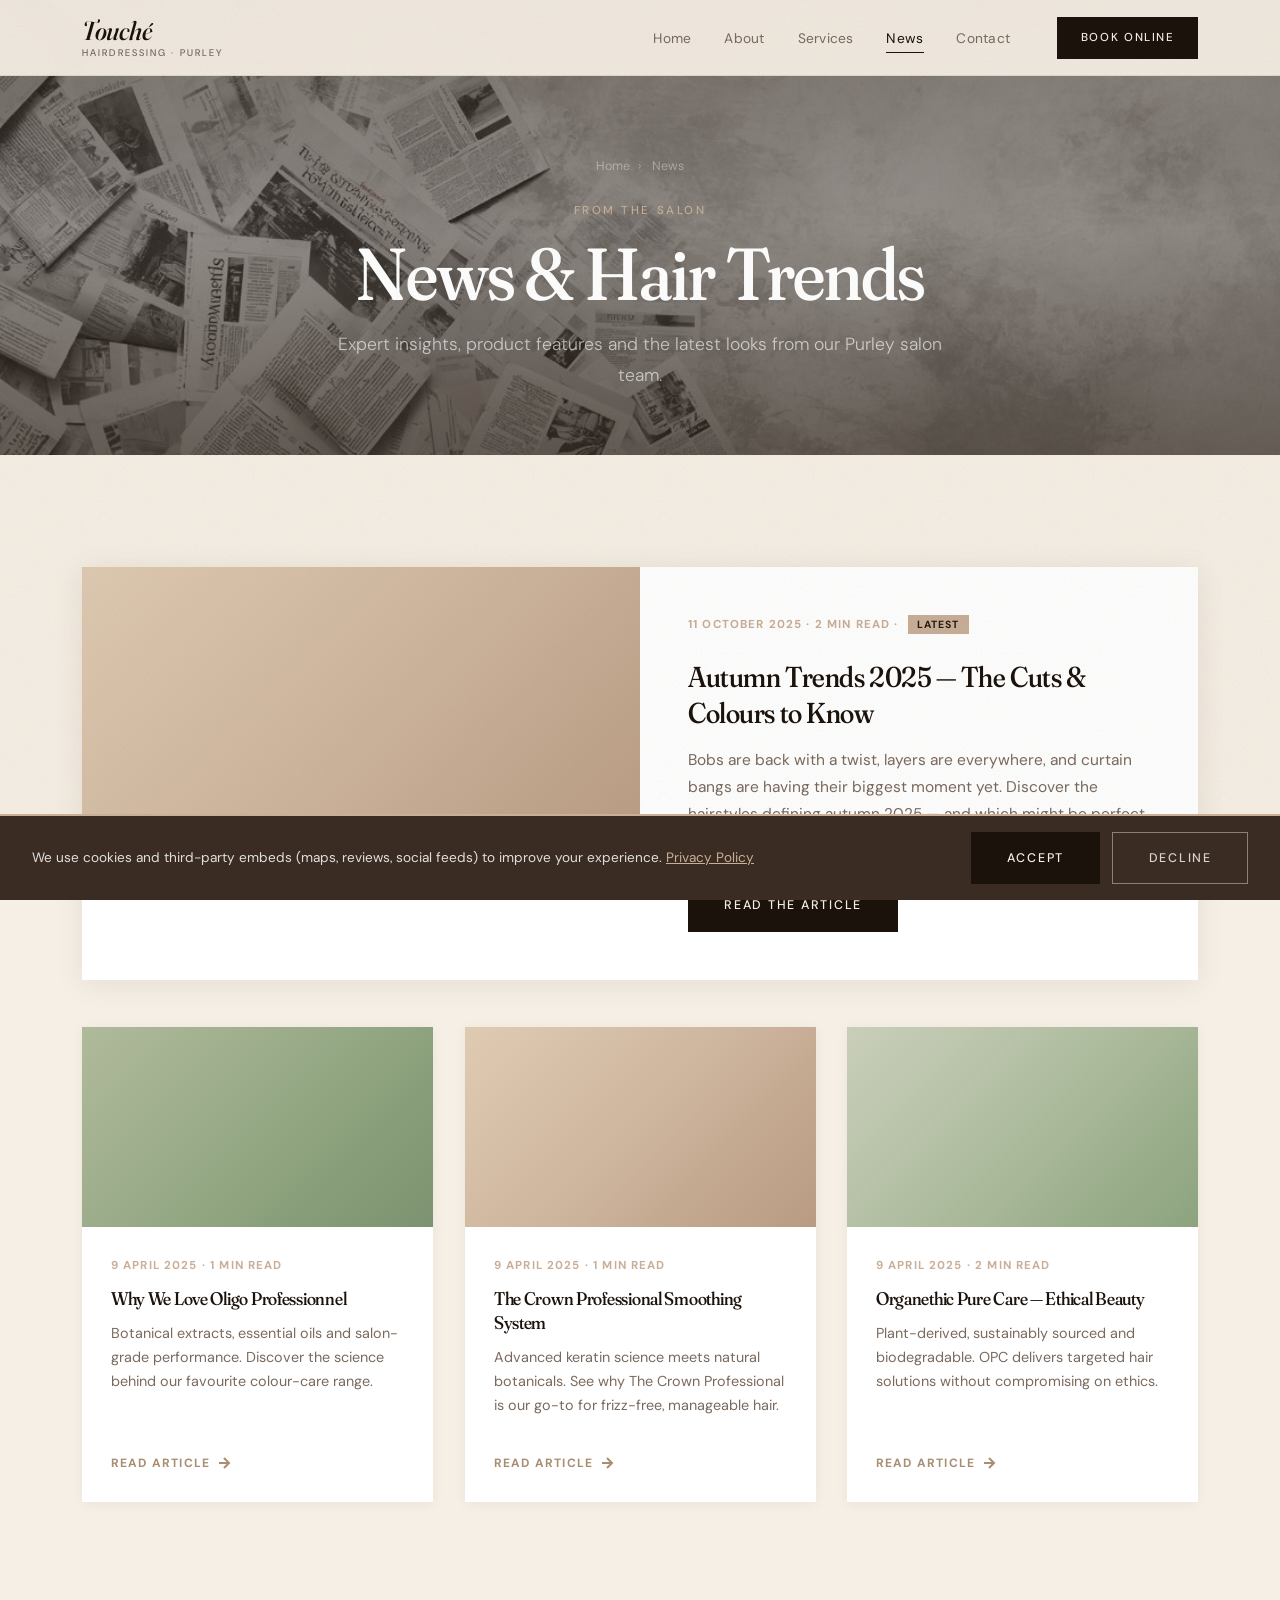
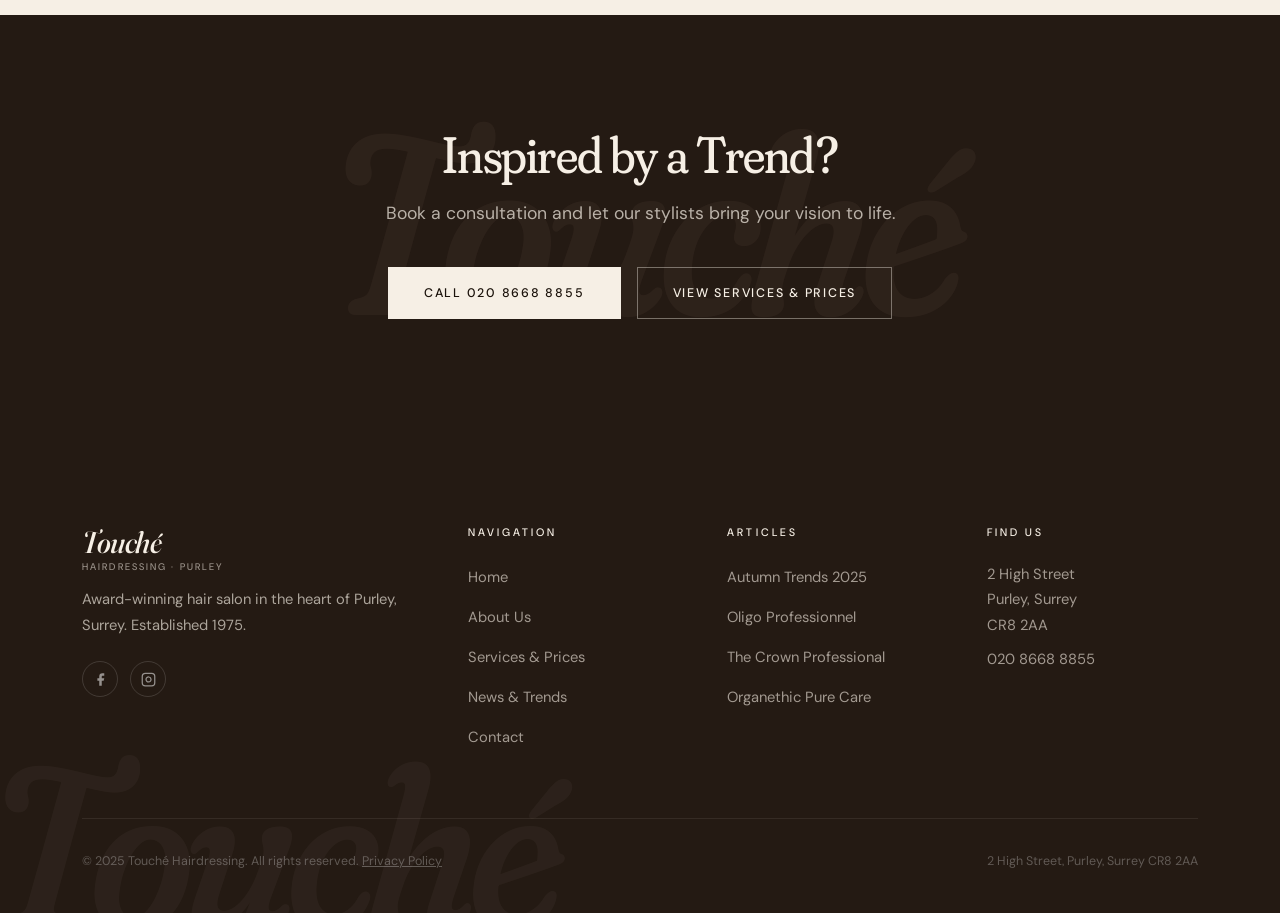
<file: news/index.html>
<!DOCTYPE html>
<html lang="en-GB">
<head>
  <meta charset="UTF-8">
  <meta name="viewport" content="width=device-width, initial-scale=1.0">
  <title>Hair News &amp; Trends | Touché Hairdressing Purley Blog</title>
  <meta name="description" content="Salon news, hair trends and product features from Touché Hairdressing Purley. Explore autumn 2025 trends, premium product guides and expert styling advice.">
  <meta name="keywords" content="hair trends 2025, hairdressing news Purley, autumn hair trends, balayage trends Surrey, hair care tips">
  <link rel="canonical" href="https://www.touchepurley.hair/news/">

  <meta property="og:type" content="website">
  <meta property="og:url" content="https://www.touchepurley.hair/news/">
  <meta property="og:title" content="Hair News &amp; Trends | Touché Hairdressing Purley">
  <meta property="og:description" content="Expert hair trend guides and product features from Touché Hairdressing, Purley's award-winning salon.">

  <link rel="icon" type="image/x-icon" href="../Images/favicon.ico">
  <link rel="icon" type="image/png" sizes="32x32" href="../Images/favicon-32x32.png">
  <link rel="icon" type="image/png" sizes="16x16" href="../Images/favicon-16x16.png">
  <link rel="apple-touch-icon" href="../Images/apple-touch-icon.png">
  <link rel="manifest" href="../Images/site.webmanifest">

  <link rel="stylesheet" href="../css/style.css">

  <script type="application/ld+json">
  {
    "@context": "https://schema.org",
    "@type": "Blog",
    "name": "Touché Hairdressing News & Trends",
    "url": "https://www.touchepurley.hair/news/",
    "publisher": {
      "@type": "Organization",
      "name": "Touché Hairdressing",
      "url": "https://www.touchepurley.hair"
    }
  }
  </script>
</head>
<body>

<!-- ===== NAVIGATION ===== -->
<nav class="nav" aria-label="Main navigation">
  <div class="nav__container">
    <a href="../index.html" class="nav__logo">Touché<span>Hairdressing · Purley</span></a>
    <ul class="nav__links" role="list">
      <li><a href="../index.html">Home</a></li>
      <li><a href="../about.html">About</a></li>
      <li><a href="../services.html">Services</a></li>
      <li><a href="./" class="active">News</a></li>
      <li><a href="../contact.html">Contact</a></li>
    </ul>
    <a href="https://s-iq.co/BookingPortal/dist/?salonid=87d9f85d-e9d9-4cce-bb3a-cd9e79d4d83f&amp;tab=contact" class="btn btn--gold nav__cta" target="_blank" rel="noopener">Book Online</a>
    <button class="nav__hamburger" aria-label="Toggle navigation menu" aria-expanded="false">
      <span></span><span></span><span></span>
    </button>
  </div>
</nav>

<nav class="nav__mobile" aria-label="Mobile navigation">
  <a href="../index.html">Home</a>
  <a href="../about.html">About</a>
  <a href="../services.html">Services</a>
  <a href="./">News</a>
  <a href="../contact.html">Contact</a>
  <a href="tel:02086688855" class="btn btn--gold">Call 020 8668 8855</a>
</nav>

<!-- ===== PAGE HERO ===== -->
<header class="page-hero page-hero--img" style="background-image:url('../Images/news%20header%201200%20x%20400.jpg')">
  <div class="breadcrumb"><a href="../index.html">Home</a><span>›</span> News</div>
  <div class="page-hero__content">
    <span class="eyebrow" style="color:var(--gold);">From the Salon</span>
    <h1>News &amp; Hair Trends</h1>
    <p>Expert insights, product features and the latest looks from our Purley salon team.</p>
  </div>
</header>

<!-- ===== BLOG GRID ===== -->
<section class="section" aria-labelledby="articles-heading">
  <div class="container">
    <h2 id="articles-heading" class="sr-only">All articles</h2>

    <!-- Featured article -->
    <article class="news-featured reveal">
      <div class="blog-card__img blog-card__img--autumn news-featured__img" aria-hidden="true"></div>
      <div class="news-featured__body">
        <div class="blog-card__meta">11 October 2025 · 2 min read · <span style="background:var(--gold);color:var(--black);padding:0.2rem 0.6rem;font-size:0.65rem;font-weight:700;letter-spacing:0.1em;text-transform:uppercase;margin-left:0.3rem;">Latest</span></div>
        <h2 class="news-featured__title">Autumn Trends 2025 — The Cuts &amp; Colours to Know</h2>
        <p class="news-featured__excerpt">Bobs are back with a twist, layers are everywhere, and curtain bangs are having their biggest moment yet. Discover the hairstyles defining autumn 2025 — and which might be perfect for you.</p>
        <a href="autumn-trends-2025.html" class="btn btn--dark" style="align-self:flex-start;">Read the Article</a>
      </div>
    </article>

    <!-- Grid of remaining posts -->
    <div class="grid-3">
      <article class="blog-card reveal">
        <div class="blog-card__img blog-card__img--oligo" aria-hidden="true"></div>
        <div class="blog-card__body">
          <div class="blog-card__meta">9 April 2025 · 1 min read</div>
          <h2 style="font-size:1.15rem;margin-bottom:0.7rem;line-height:1.3;font-family:var(--font-serif);">Why We Love Oligo Professionnel</h2>
          <p>Botanical extracts, essential oils and salon-grade performance. Discover the science behind our favourite colour-care range.</p>
          <a href="oligo-professionnel.html" class="blog-card__read-more">
            Read article
            <svg width="14" height="14" viewBox="0 0 14 14" fill="none" stroke="currentColor" stroke-width="2"><path d="M2 7h10M7 2l5 5-5 5"/></svg>
          </a>
        </div>
      </article>

      <article class="blog-card reveal" data-delay="2">
        <div class="blog-card__img blog-card__img--crown" aria-hidden="true"></div>
        <div class="blog-card__body">
          <div class="blog-card__meta">9 April 2025 · 1 min read</div>
          <h2 style="font-size:1.15rem;margin-bottom:0.7rem;line-height:1.3;font-family:var(--font-serif);">The Crown Professional Smoothing System</h2>
          <p>Advanced keratin science meets natural botanicals. See why The Crown Professional is our go-to for frizz-free, manageable hair.</p>
          <a href="the-crown-professional.html" class="blog-card__read-more">
            Read article
            <svg width="14" height="14" viewBox="0 0 14 14" fill="none" stroke="currentColor" stroke-width="2"><path d="M2 7h10M7 2l5 5-5 5"/></svg>
          </a>
        </div>
      </article>

      <article class="blog-card reveal" data-delay="4">
        <div class="blog-card__img blog-card__img--opc" aria-hidden="true"></div>
        <div class="blog-card__body">
          <div class="blog-card__meta">9 April 2025 · 2 min read</div>
          <h2 style="font-size:1.15rem;margin-bottom:0.7rem;line-height:1.3;font-family:var(--font-serif);">Organethic Pure Care — Ethical Beauty</h2>
          <p>Plant-derived, sustainably sourced and biodegradable. OPC delivers targeted hair solutions without compromising on ethics.</p>
          <a href="organethic-pure-care.html" class="blog-card__read-more">
            Read article
            <svg width="14" height="14" viewBox="0 0 14 14" fill="none" stroke="currentColor" stroke-width="2"><path d="M2 7h10M7 2l5 5-5 5"/></svg>
          </a>
        </div>
      </article>
    </div>
  </div>
</section>

<!-- ===== CTA ===== -->
<div class="cta-band">
  <div class="container">
    <h2>Inspired by a Trend?</h2>
    <p>Book a consultation and let our stylists bring your vision to life.</p>
    <div style="display:flex;gap:1rem;justify-content:center;flex-wrap:wrap;">
      <a href="tel:02086688855" class="btn btn--gold">Call 020 8668 8855</a>
      <a href="../services.html" class="btn btn--outline">View Services &amp; Prices</a>
    </div>
  </div>
</div>

<!-- ===== FOOTER ===== -->
<footer class="footer" aria-label="Site footer">
  <div class="container">
    <div class="footer__grid">
      <div class="footer__brand">
        <a href="../index.html" class="nav__logo">Touché<span>Hairdressing · Purley</span></a>
        <p>Award-winning hair salon in the heart of Purley, Surrey. Established 1975.</p>
        <div class="footer__social">
          <a href="https://www.facebook.com/touchehairpurley" aria-label="Facebook" target="_blank" rel="noopener"><svg viewBox="0 0 24 24" fill="currentColor"><path d="M18 2h-3a5 5 0 0 0-5 5v3H7v4h3v8h4v-8h3l1-4h-4V7a1 1 0 0 1 1-1h3z"/></svg></a>
          <a href="https://www.instagram.com/touchehairdressingpurley/" aria-label="Instagram" target="_blank" rel="noopener"><svg viewBox="0 0 24 24" fill="none" stroke="currentColor" stroke-width="2"><rect x="2" y="2" width="20" height="20" rx="5"/><path d="M16 11.37A4 4 0 1 1 12.63 8 4 4 0 0 1 16 11.37z"/><line x1="17.5" y1="6.5" x2="17.51" y2="6.5"/></svg></a>
        </div>
      </div>
      <div class="footer__col">
        <h4>Navigation</h4>
        <ul>
          <li><a href="../index.html">Home</a></li>
          <li><a href="../about.html">About Us</a></li>
          <li><a href="../services.html">Services &amp; Prices</a></li>
          <li><a href="./">News &amp; Trends</a></li>
          <li><a href="../contact.html">Contact</a></li>
        </ul>
      </div>
      <div class="footer__col">
        <h4>Articles</h4>
        <ul>
          <li><a href="autumn-trends-2025.html">Autumn Trends 2025</a></li>
          <li><a href="oligo-professionnel.html">Oligo Professionnel</a></li>
          <li><a href="the-crown-professional.html">The Crown Professional</a></li>
          <li><a href="organethic-pure-care.html">Organethic Pure Care</a></li>
        </ul>
      </div>
      <div class="footer__col">
        <h4>Find Us</h4>
        <p>2 High Street<br>Purley, Surrey<br>CR8 2AA</p>
        <p><a href="tel:02086688855">020 8668 8855</a></p>
      </div>
    </div>
    <div class="footer__bottom">
      <p>&copy; 2025 Touché Hairdressing. All rights reserved. <a href="/privacy.html" style="color:inherit;text-decoration:underline;">Privacy Policy</a></p>
      <p>2 High Street, Purley, Surrey CR8 2AA</p>
    </div>
  </div>
</footer>

<!-- ===== COOKIE BANNER ===== -->
<div id="cookie-banner" style="display:none;" role="dialog" aria-label="Cookie consent">
  <p>We use cookies and third-party embeds (maps, reviews, social feeds) to improve your experience. <a href="/privacy.html">Privacy Policy</a></p>
  <div class="cookie-banner__btns">
    <button onclick="cookieAccept()" class="btn btn--gold">Accept</button>
    <button onclick="cookieDecline()" class="btn btn--outline-dark">Decline</button>
  </div>
</div>
<script src="../js/cookies.js"></script>
<script src="../js/main.js"></script>
<script src="../js/cms.js"></script>
</body>
</html>
</file>
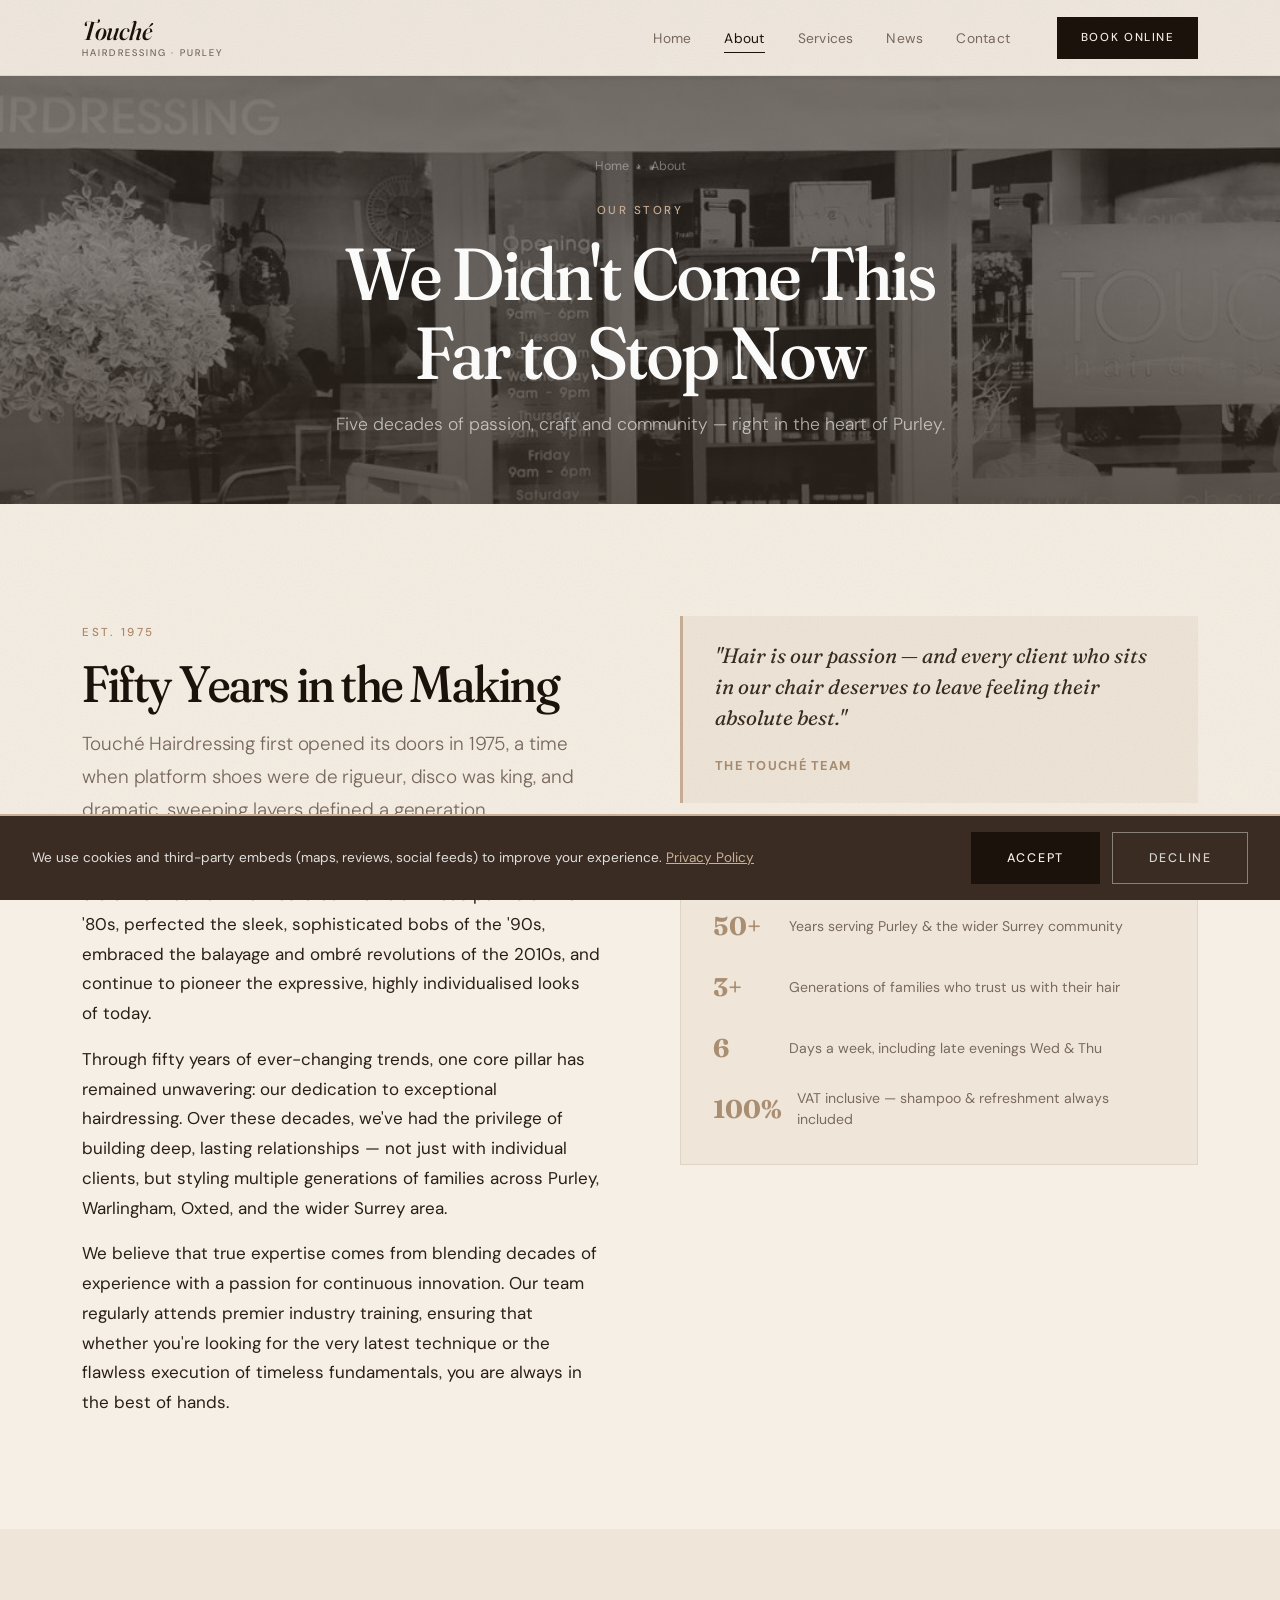
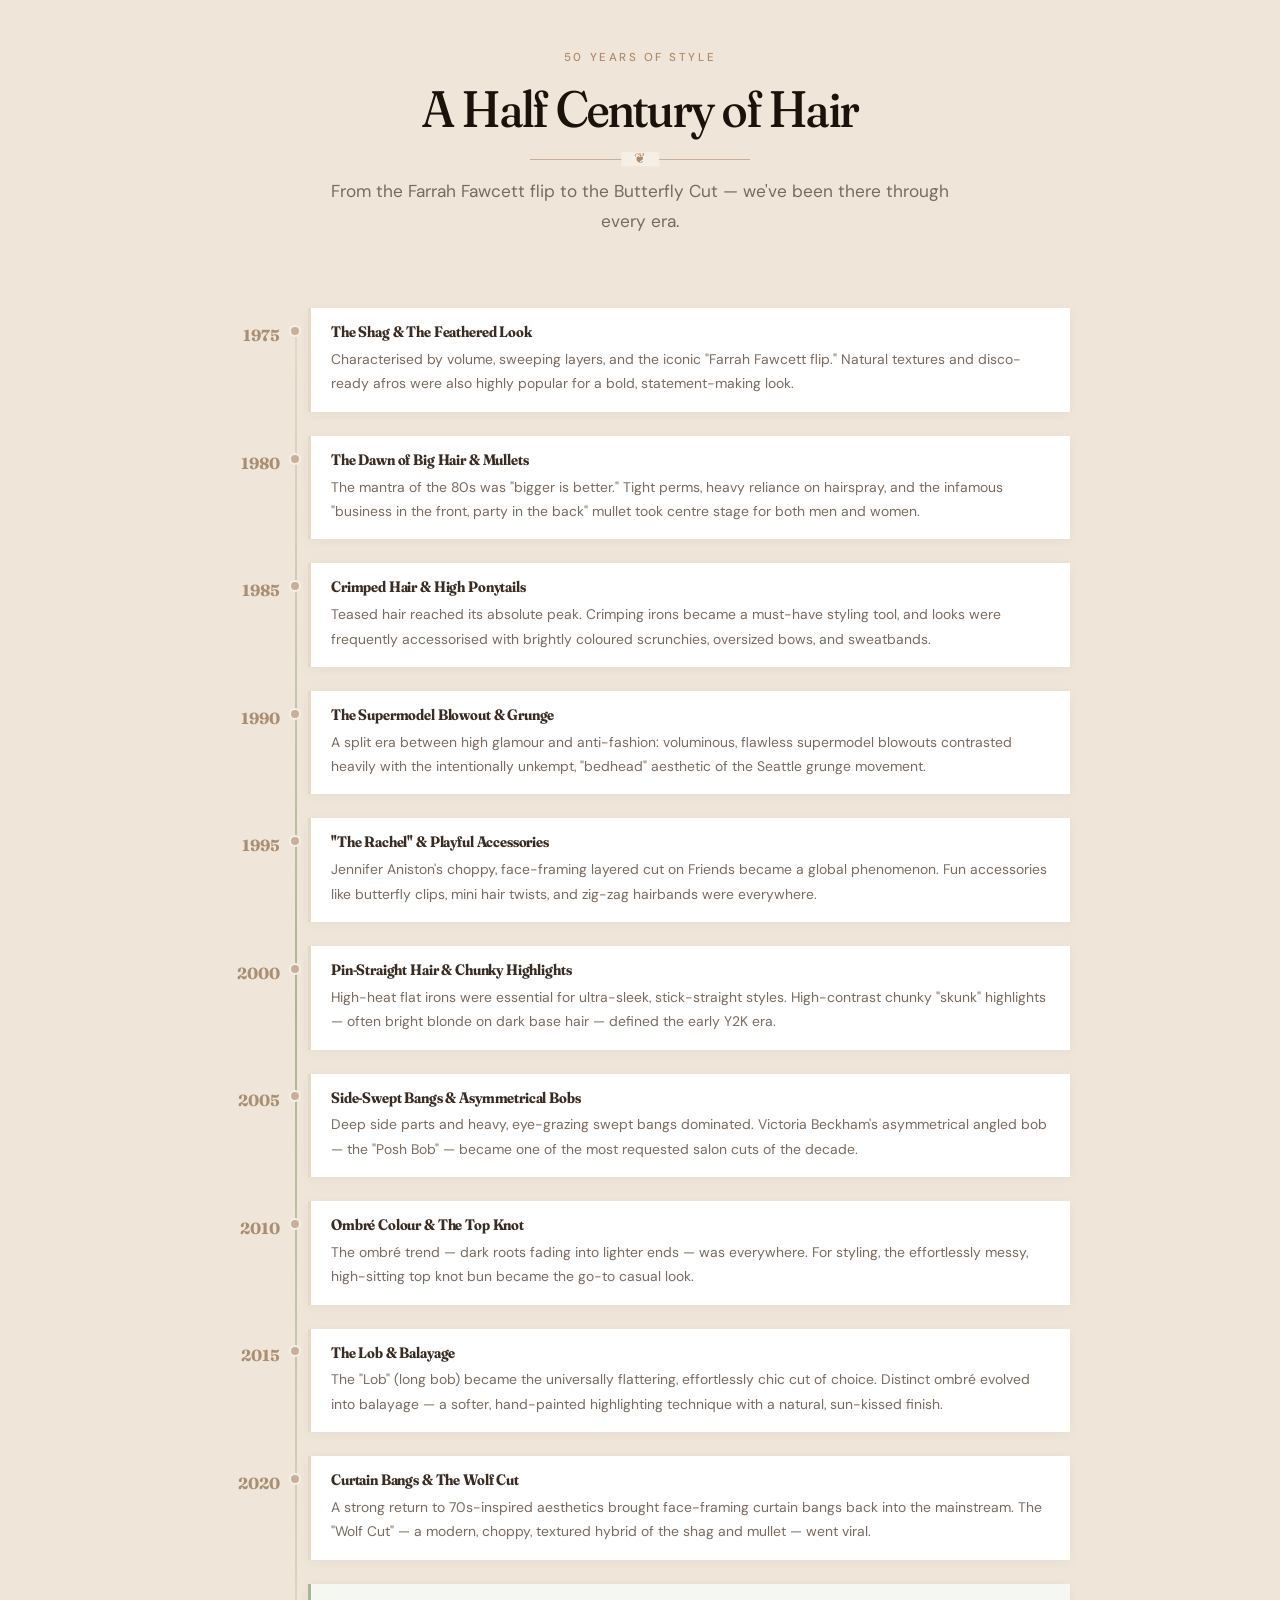
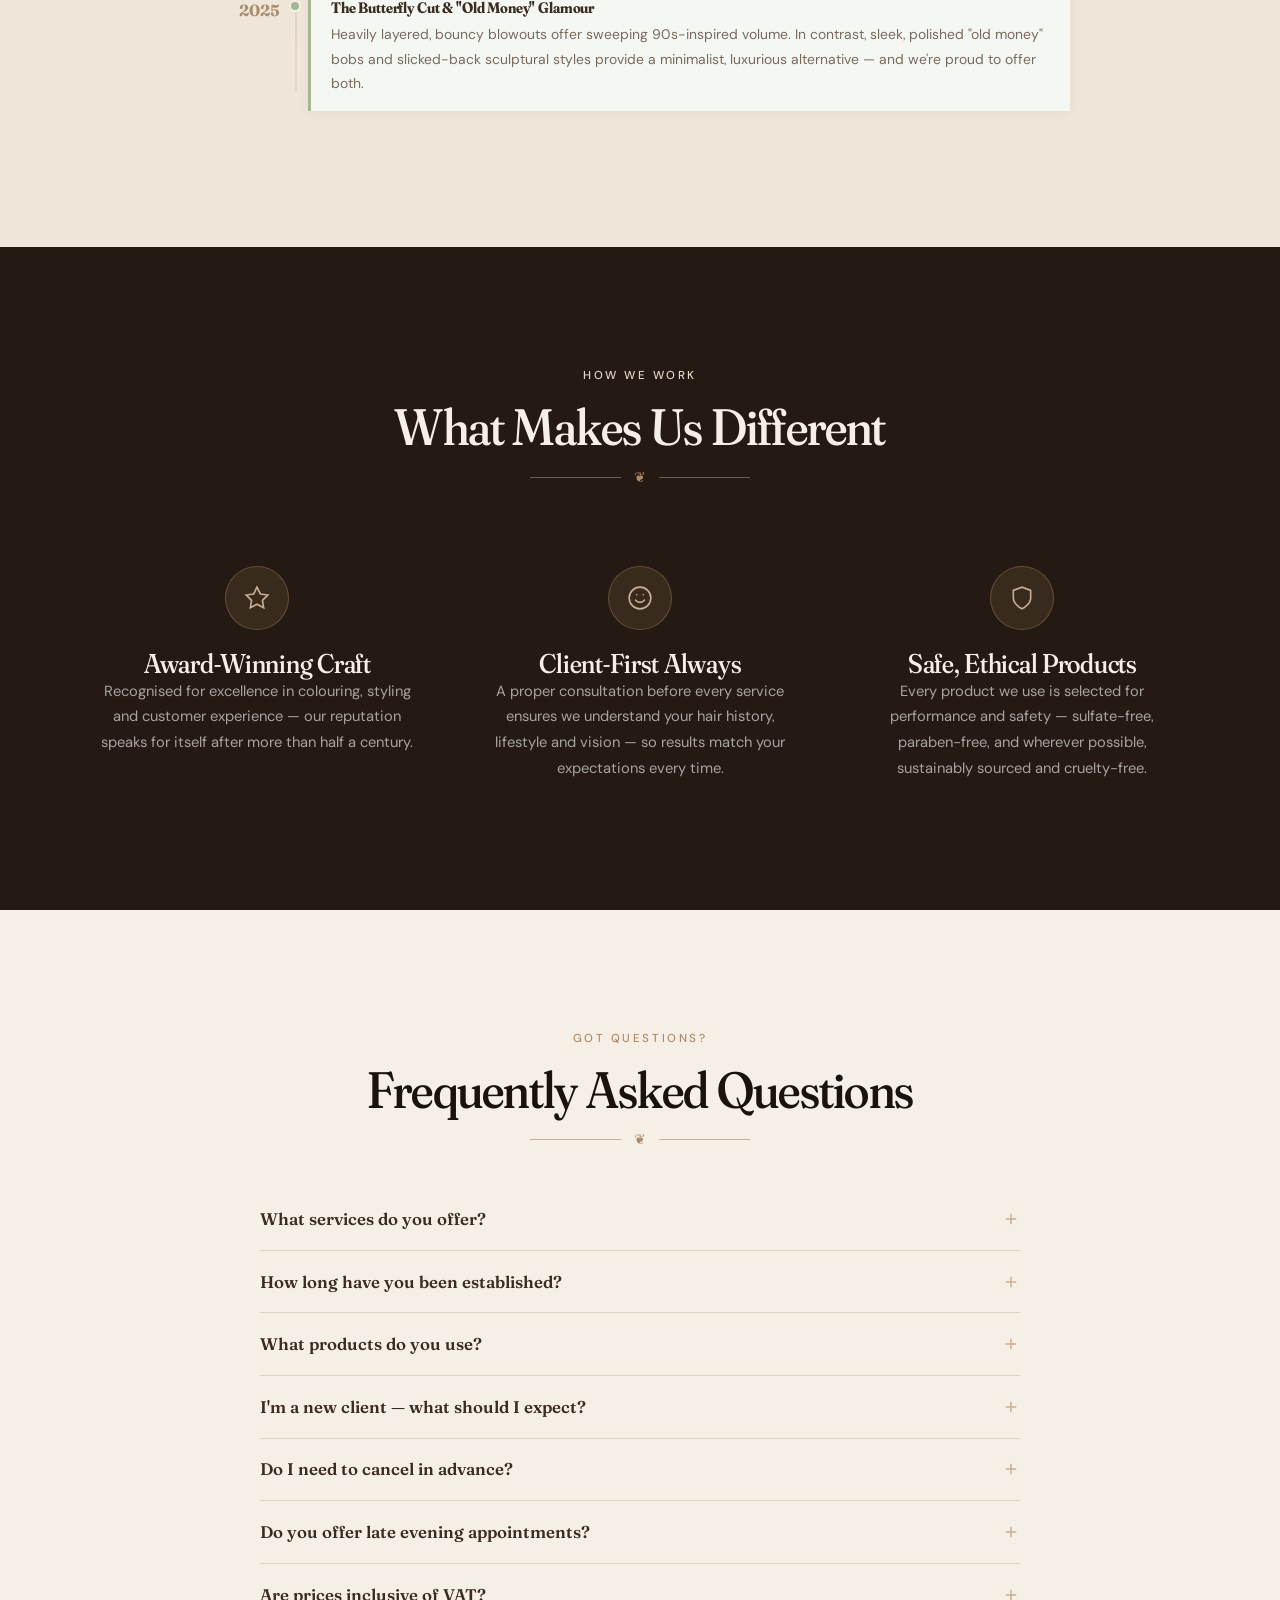
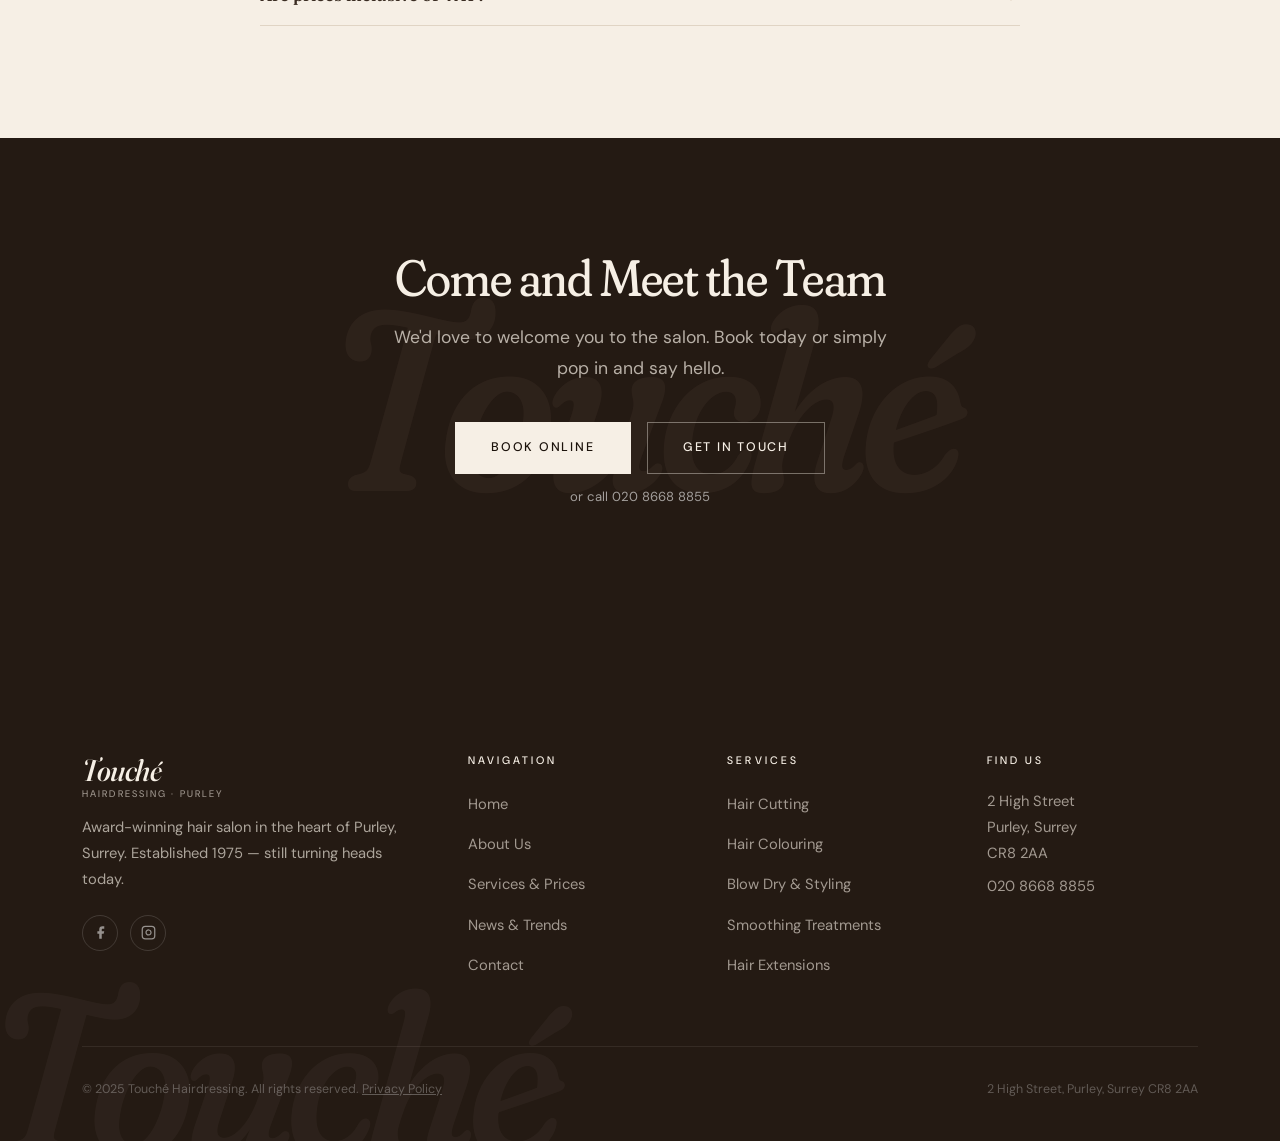
<file: about.html>
<!DOCTYPE html>
<html lang="en-GB">
<head>
  <meta charset="UTF-8">
  <meta name="viewport" content="width=device-width, initial-scale=1.0">
  <title>About Touché Hairdressing Purley | Est. 1975 Surrey Hair Salon</title>
  <meta name="description" content="Touché Hairdressing has served Purley, Surrey since 1975. Discover our story, our experienced stylists and why we're the area's most trusted hair salon. Call 020 8668 8855.">
  <meta name="keywords" content="about Touché hairdressing, Purley hair salon history, experienced hairdresser Surrey, hair salon est 1975">
  <link rel="canonical" href="https://www.touchepurley.hair/about.html">

  <meta property="og:type" content="website">
  <meta property="og:url" content="https://www.touchepurley.hair/about.html">
  <meta property="og:title" content="About Touché Hairdressing Purley | Est. 1975">
  <meta property="og:description" content="Discover the story of Purley's most trusted hair salon — over 50 years of expert hairdressing in Surrey.">

  <link rel="icon" type="image/x-icon" href="Images/favicon.ico">
  <link rel="icon" type="image/png" sizes="32x32" href="Images/favicon-32x32.png">
  <link rel="icon" type="image/png" sizes="16x16" href="Images/favicon-16x16.png">
  <link rel="apple-touch-icon" href="Images/apple-touch-icon.png">
  <link rel="manifest" href="Images/site.webmanifest">

  <link rel="stylesheet" href="css/style.css">
</head>
<body>

<!-- ===== NAVIGATION ===== -->
<nav class="nav" aria-label="Main navigation">
  <div class="nav__container">
    <a href="index.html" class="nav__logo">Touché<span>Hairdressing · Purley</span></a>
    <ul class="nav__links" role="list">
      <li><a href="index.html">Home</a></li>
      <li><a href="about.html" class="active">About</a></li>
      <li><a href="services.html">Services</a></li>
      <li><a href="news/">News</a></li>
      <li><a href="contact.html">Contact</a></li>
    </ul>
    <a href="https://s-iq.co/BookingPortal/dist/?salonid=87d9f85d-e9d9-4cce-bb3a-cd9e79d4d83f&amp;tab=contact" class="btn btn--gold nav__cta" target="_blank" rel="noopener">Book Online</a>
    <button class="nav__hamburger" aria-label="Toggle navigation menu" aria-expanded="false">
      <span></span><span></span><span></span>
    </button>
  </div>
</nav>

<nav class="nav__mobile" aria-label="Mobile navigation">
  <a href="index.html">Home</a>
  <a href="about.html">About</a>
  <a href="services.html">Services</a>
  <a href="news/">News</a>
  <a href="contact.html">Contact</a>
  <a href="tel:02086688855" class="btn btn--gold">Call 020 8668 8855</a>
</nav>

<!-- ===== PAGE HERO ===== -->
<header class="page-hero page-hero--img" style="background-image:url('Images/about%20us%20header%201200%20x%20400.jpg')">
  <div class="breadcrumb">
    <a href="index.html">Home</a><span>›</span> About
  </div>
  <div class="page-hero__content">
    <span class="eyebrow" style="color:var(--gold);">Our Story</span>
    <h1>We Didn't Come This Far to Stop Now</h1>
    <p>Five decades of passion, craft and community — right in the heart of Purley.</p>
  </div>
</header>

<!-- ===== STORY SECTION ===== -->
<section class="section" aria-labelledby="story-heading">
  <div class="container">
    <div class="story-grid">
      <div class="reveal">
        <span class="eyebrow">Est. 1975</span>
        <h2 id="story-heading">Fifty Years in the Making</h2>
        <p class="lead" style="margin:1rem 0 1.5rem;">Touché Hairdressing first opened its doors in 1975, a time when platform shoes were de rigueur, disco was king, and dramatic, sweeping layers defined a generation.</p>
        <p>For half a century, we have styled our way through every major era of hair fashion. We mastered the voluminous perms of the '80s, perfected the sleek, sophisticated bobs of the '90s, embraced the balayage and ombré revolutions of the 2010s, and continue to pioneer the expressive, highly individualised looks of today.</p>
        <p>Through fifty years of ever-changing trends, one core pillar has remained unwavering: our dedication to exceptional hairdressing. Over these decades, we've had the privilege of building deep, lasting relationships — not just with individual clients, but styling multiple generations of families across Purley, Warlingham, Oxted, and the wider Surrey area.</p>
        <p>We believe that true expertise comes from blending decades of experience with a passion for continuous innovation. Our team regularly attends premier industry training, ensuring that whether you're looking for the very latest technique or the flawless execution of timeless fundamentals, you are always in the best of hands.</p>
      </div>

      <div class="reveal" data-delay="2">
        <blockquote style="border-left:3px solid var(--gold);padding:1.5rem 2rem;background:var(--warm-white);margin-bottom:2rem;">
          <p style="font-family:var(--font-serif);font-size:1.3rem;font-style:italic;color:var(--dark);line-height:1.5;margin:0 0 1rem;">"Hair is our passion — and every client who sits in our chair deserves to leave feeling their absolute best."</p>
          <cite style="font-size:0.8rem;font-weight:700;letter-spacing:0.10em;text-transform:uppercase;color:var(--gold-dark);font-style:normal;">The Touché Team</cite>
        </blockquote>

        <div style="background:var(--warm-white);padding:2rem;border:1px solid var(--grey-light);">
          <span class="eyebrow" style="color:var(--gold-dark);display:block;margin-bottom:1rem;">At a Glance</span>
          <div style="display:flex;flex-direction:column;gap:1rem;">
            <div style="display:flex;gap:1rem;align-items:center;">
              <span style="font-family:var(--font-serif);color:var(--gold-dark);font-size:1.6rem;font-weight:700;min-width:60px;">50+</span>
              <span style="font-size:0.88rem;color:var(--text-light);line-height:1.5;">Years serving Purley &amp; the wider Surrey community</span>
            </div>
            <div style="display:flex;gap:1rem;align-items:center;">
              <span style="font-family:var(--font-serif);color:var(--gold-dark);font-size:1.6rem;font-weight:700;min-width:60px;">3+</span>
              <span style="font-size:0.88rem;color:var(--text-light);line-height:1.5;">Generations of families who trust us with their hair</span>
            </div>
            <div style="display:flex;gap:1rem;align-items:center;">
              <span style="font-family:var(--font-serif);color:var(--gold-dark);font-size:1.6rem;font-weight:700;min-width:60px;">6</span>
              <span style="font-size:0.88rem;color:var(--text-light);line-height:1.5;">Days a week, including late evenings Wed &amp; Thu</span>
            </div>
            <div style="display:flex;gap:1rem;align-items:center;">
              <span style="font-family:var(--font-serif);color:var(--gold-dark);font-size:1.6rem;font-weight:700;min-width:60px;">100%</span>
              <span style="font-size:0.88rem;color:var(--text-light);line-height:1.5;">VAT inclusive — shampoo &amp; refreshment always included</span>
            </div>
          </div>
        </div>
      </div>
    </div>
  </div>
</section>

<!-- ===== TIMELINE ===== -->
<section class="section" style="background:var(--warm-white);" aria-labelledby="timeline-heading">
  <div class="container">
    <div class="section__header">
      <span class="eyebrow">50 Years of Style</span>
      <h2 id="timeline-heading">A Half Century of Hair</h2>
      <div class="divider"></div>
      <p>From the Farrah Fawcett flip to the Butterfly Cut — we've been there through every era.</p>
    </div>

    <div class="timeline">

      <div class="timeline__item reveal">
        <div class="timeline__meta"><span class="timeline__year">1975</span></div>
        <div class="timeline__body">
          <h3>The Shag &amp; The Feathered Look</h3>
          <p>Characterised by volume, sweeping layers, and the iconic "Farrah Fawcett flip." Natural textures and disco-ready afros were also highly popular for a bold, statement-making look.</p>
        </div>
      </div>

      <div class="timeline__item">
        <div class="timeline__meta"><span class="timeline__year">1980</span></div>
        <div class="timeline__body">
          <h3>The Dawn of Big Hair &amp; Mullets</h3>
          <p>The mantra of the 80s was "bigger is better." Tight perms, heavy reliance on hairspray, and the infamous "business in the front, party in the back" mullet took centre stage for both men and women.</p>
        </div>
      </div>

      <div class="timeline__item">
        <div class="timeline__meta"><span class="timeline__year">1985</span></div>
        <div class="timeline__body">
          <h3>Crimped Hair &amp; High Ponytails</h3>
          <p>Teased hair reached its absolute peak. Crimping irons became a must-have styling tool, and looks were frequently accessorised with brightly coloured scrunchies, oversized bows, and sweatbands.</p>
        </div>
      </div>

      <div class="timeline__item">
        <div class="timeline__meta"><span class="timeline__year">1990</span></div>
        <div class="timeline__body">
          <h3>The Supermodel Blowout &amp; Grunge</h3>
          <p>A split era between high glamour and anti-fashion: voluminous, flawless supermodel blowouts contrasted heavily with the intentionally unkempt, "bedhead" aesthetic of the Seattle grunge movement.</p>
        </div>
      </div>

      <div class="timeline__item">
        <div class="timeline__meta"><span class="timeline__year">1995</span></div>
        <div class="timeline__body">
          <h3>"The Rachel" &amp; Playful Accessories</h3>
          <p>Jennifer Aniston's choppy, face-framing layered cut on Friends became a global phenomenon. Fun accessories like butterfly clips, mini hair twists, and zig-zag hairbands were everywhere.</p>
        </div>
      </div>

      <div class="timeline__item">
        <div class="timeline__meta"><span class="timeline__year">2000</span></div>
        <div class="timeline__body">
          <h3>Pin-Straight Hair &amp; Chunky Highlights</h3>
          <p>High-heat flat irons were essential for ultra-sleek, stick-straight styles. High-contrast chunky "skunk" highlights — often bright blonde on dark base hair — defined the early Y2K era.</p>
        </div>
      </div>

      <div class="timeline__item">
        <div class="timeline__meta"><span class="timeline__year">2005</span></div>
        <div class="timeline__body">
          <h3>Side-Swept Bangs &amp; Asymmetrical Bobs</h3>
          <p>Deep side parts and heavy, eye-grazing swept bangs dominated. Victoria Beckham's asymmetrical angled bob — the "Posh Bob" — became one of the most requested salon cuts of the decade.</p>
        </div>
      </div>

      <div class="timeline__item">
        <div class="timeline__meta"><span class="timeline__year">2010</span></div>
        <div class="timeline__body">
          <h3>Ombré Colour &amp; The Top Knot</h3>
          <p>The ombré trend — dark roots fading into lighter ends — was everywhere. For styling, the effortlessly messy, high-sitting top knot bun became the go-to casual look.</p>
        </div>
      </div>

      <div class="timeline__item">
        <div class="timeline__meta"><span class="timeline__year">2015</span></div>
        <div class="timeline__body">
          <h3>The Lob &amp; Balayage</h3>
          <p>The "Lob" (long bob) became the universally flattering, effortlessly chic cut of choice. Distinct ombré evolved into balayage — a softer, hand-painted highlighting technique with a natural, sun-kissed finish.</p>
        </div>
      </div>

      <div class="timeline__item">
        <div class="timeline__meta"><span class="timeline__year">2020</span></div>
        <div class="timeline__body">
          <h3>Curtain Bangs &amp; The Wolf Cut</h3>
          <p>A strong return to 70s-inspired aesthetics brought face-framing curtain bangs back into the mainstream. The "Wolf Cut" — a modern, choppy, textured hybrid of the shag and mullet — went viral.</p>
        </div>
      </div>

      <div class="timeline__item">
        <div class="timeline__meta"><span class="timeline__year">2025</span></div>
        <div class="timeline__body">
          <h3>The Butterfly Cut &amp; "Old Money" Glamour</h3>
          <p>Heavily layered, bouncy blowouts offer sweeping 90s-inspired volume. In contrast, sleek, polished "old money" bobs and slicked-back sculptural styles provide a minimalist, luxurious alternative — and we're proud to offer both.</p>
        </div>
      </div>

    </div>
  </div>
</section>

<!-- ===== VALUES ===== -->
<section class="section section--dark" aria-labelledby="values-heading">
  <div class="container">
    <div class="section__header">
      <span class="eyebrow">How We Work</span>
      <h2 id="values-heading">What Makes Us Different</h2>
      <div class="divider"></div>
    </div>

    <div class="grid-3">
      <div class="reveal" style="text-align:center;padding:1rem;">
        <div style="width:64px;height:64px;background:rgba(201,164,106,0.12);border:1px solid rgba(201,164,106,0.3);border-radius:50%;display:flex;align-items:center;justify-content:center;margin:0 auto 1.2rem;">
          <svg width="26" height="26" viewBox="0 0 24 24" fill="none" stroke="var(--gold)" stroke-width="1.5" stroke-linecap="round"><path d="M12 2L15.09 8.26L22 9.27L17 14.14L18.18 21.02L12 17.77L5.82 21.02L7 14.14L2 9.27L8.91 8.26L12 2Z"/></svg>
        </div>
        <h3>Award-Winning Craft</h3>
        <p style="color:rgba(255,255,255,0.60);font-size:0.92rem;line-height:1.75;">Recognised for excellence in colouring, styling and customer experience — our reputation speaks for itself after more than half a century.</p>
      </div>

      <div class="reveal" data-delay="2" style="text-align:center;padding:1rem;">
        <div style="width:64px;height:64px;background:rgba(201,164,106,0.12);border:1px solid rgba(201,164,106,0.3);border-radius:50%;display:flex;align-items:center;justify-content:center;margin:0 auto 1.2rem;">
          <svg width="26" height="26" viewBox="0 0 24 24" fill="none" stroke="var(--gold)" stroke-width="1.5" stroke-linecap="round"><circle cx="12" cy="12" r="10"/><path d="M8 14s1.5 2 4 2 4-2 4-2"/><line x1="9" y1="9" x2="9.01" y2="9"/><line x1="15" y1="9" x2="15.01" y2="9"/></svg>
        </div>
        <h3>Client-First Always</h3>
        <p style="color:rgba(255,255,255,0.60);font-size:0.92rem;line-height:1.75;">A proper consultation before every service ensures we understand your hair history, lifestyle and vision — so results match your expectations every time.</p>
      </div>

      <div class="reveal" data-delay="4" style="text-align:center;padding:1rem;">
        <div style="width:64px;height:64px;background:rgba(201,164,106,0.12);border:1px solid rgba(201,164,106,0.3);border-radius:50%;display:flex;align-items:center;justify-content:center;margin:0 auto 1.2rem;">
          <svg width="26" height="26" viewBox="0 0 24 24" fill="none" stroke="var(--gold)" stroke-width="1.5" stroke-linecap="round"><path d="M12 22s8-4 8-10V5l-8-3-8 3v7c0 6 8 10 8 10z"/></svg>
        </div>
        <h3>Safe, Ethical Products</h3>
        <p style="color:rgba(255,255,255,0.60);font-size:0.92rem;line-height:1.75;">Every product we use is selected for performance and safety — sulfate-free, paraben-free, and wherever possible, sustainably sourced and cruelty-free.</p>
      </div>
    </div>
  </div>
</section>

<!-- ===== FAQ ===== -->
<section class="section" aria-labelledby="faq-heading">
  <div class="container">
    <div style="max-width:760px;margin:0 auto;">
      <div style="text-align:center;margin-bottom:3rem;">
        <span class="eyebrow">Got Questions?</span>
        <h2 id="faq-heading">Frequently Asked Questions</h2>
        <div class="divider"></div>
      </div>

      <div class="faq-item">
        <button class="faq-question">
          What services do you offer?
          <svg viewBox="0 0 24 24" fill="none" stroke="currentColor" stroke-width="2"><line x1="12" y1="5" x2="12" y2="19"/><line x1="5" y1="12" x2="19" y2="12"/></svg>
        </button>
        <div class="faq-answer">We offer a comprehensive range including hair cutting (ladies and gents), blow drying and styling, hair colouring (regrowth, highlights, balayage, semi-permanent), smoothing and straightening treatments, hair extensions, perming, and luxury hair treatments. View our full <a href="services.html" style="color:var(--gold-dark);">services and pricing page</a> for details.</div>
      </div>

      <div class="faq-item">
        <button class="faq-question">
          How long have you been established?
          <svg viewBox="0 0 24 24" fill="none" stroke="currentColor" stroke-width="2"><line x1="12" y1="5" x2="12" y2="19"/><line x1="5" y1="12" x2="19" y2="12"/></svg>
        </button>
        <div class="faq-answer">Touché Hairdressing has been part of the Purley community since 1975 — over 50 years of service. We've evolved with every decade, combining timeless hairdressing fundamentals with the very latest trends and techniques.</div>
      </div>

      <div class="faq-item">
        <button class="faq-question">
          What products do you use?
          <svg viewBox="0 0 24 24" fill="none" stroke="currentColor" stroke-width="2"><line x1="12" y1="5" x2="12" y2="19"/><line x1="5" y1="12" x2="19" y2="12"/></svg>
        </button>
        <div class="faq-answer">We use a curated selection of professional brands — Oligo Professionnel, Organethic Pure Care (OPC) and The Crown Professional. All are free from harsh sulfates and parabens, and are chosen for their performance, safety credentials and ethical sourcing.</div>
      </div>

      <div class="faq-item">
        <button class="faq-question">
          I'm a new client — what should I expect?
          <svg viewBox="0 0 24 24" fill="none" stroke="currentColor" stroke-width="2"><line x1="12" y1="5" x2="12" y2="19"/><line x1="5" y1="12" x2="19" y2="12"/></svg>
        </button>
        <div class="faq-answer">We love welcoming new clients! When you arrive, we'll begin with a thorough consultation to understand your hair history, current condition and goals. For colour and perm services, new clients are asked to attend a skin and strand test prior to their appointment. A non-refundable deposit is required at booking — this is applied to your final bill.</div>
      </div>

      <div class="faq-item">
        <button class="faq-question">
          Do I need to cancel in advance?
          <svg viewBox="0 0 24 24" fill="none" stroke="currentColor" stroke-width="2"><line x1="12" y1="5" x2="12" y2="19"/><line x1="5" y1="12" x2="19" y2="12"/></svg>
        </button>
        <div class="faq-answer">Yes — we ask for at least 48 hours' notice if you need to cancel or rearrange your appointment. This allows us to offer your slot to another client. Deposits are non-refundable if cancellation is made within 48 hours of the appointment.</div>
      </div>

      <div class="faq-item">
        <button class="faq-question">
          Do you offer late evening appointments?
          <svg viewBox="0 0 24 24" fill="none" stroke="currentColor" stroke-width="2"><line x1="12" y1="5" x2="12" y2="19"/><line x1="5" y1="12" x2="19" y2="12"/></svg>
        </button>
        <div class="faq-answer">Yes! We're open until 9pm on Wednesdays and Thursdays, making it easy to fit an appointment around work or other commitments. We're also open from 8am on Saturdays.</div>
      </div>

      <div class="faq-item">
        <button class="faq-question">
          Are prices inclusive of VAT?
          <svg viewBox="0 0 24 24" fill="none" stroke="currentColor" stroke-width="2"><line x1="12" y1="5" x2="12" y2="19"/><line x1="5" y1="12" x2="19" y2="12"/></svg>
        </button>
        <div class="faq-answer">Yes. All our prices include VAT, shampoo and conditioning treatments, and a complimentary hot or cold refreshment during your visit.</div>
      </div>
    </div>
  </div>
</section>

<!-- ===== CTA BAND ===== -->
<div class="cta-band">
  <div class="container">
    <h2>Come and Meet the Team</h2>
    <p>We'd love to welcome you to the salon. Book today or simply pop in and say hello.</p>
    <div style="display:flex;gap:1rem;justify-content:center;flex-wrap:wrap;">
      <a href="https://s-iq.co/BookingPortal/dist/?salonid=87d9f85d-e9d9-4cce-bb3a-cd9e79d4d83f&amp;tab=contact" class="btn btn--gold" target="_blank" rel="noopener">Book Online</a>
      <a href="contact.html" class="btn btn--outline">Get in Touch</a>
    </div>
    <p style="margin-top:0.75rem;font-size:0.82rem;"><a href="tel:02086688855" style="color:rgba(255,255,255,0.58);">or call 020 8668 8855</a></p>
  </div>
</div>

<!-- ===== FOOTER ===== -->
<footer class="footer" aria-label="Site footer">
  <div class="container">
    <div class="footer__grid">
      <div class="footer__brand">
        <a href="index.html" class="nav__logo">Touché<span>Hairdressing · Purley</span></a>
        <p>Award-winning hair salon in the heart of Purley, Surrey. Established 1975 — still turning heads today.</p>
        <div class="footer__social">
          <a href="https://www.facebook.com/touchehairpurley" aria-label="Facebook" target="_blank" rel="noopener"><svg viewBox="0 0 24 24" fill="currentColor"><path d="M18 2h-3a5 5 0 0 0-5 5v3H7v4h3v8h4v-8h3l1-4h-4V7a1 1 0 0 1 1-1h3z"/></svg></a>
          <a href="https://www.instagram.com/touchehairdressingpurley/" aria-label="Instagram" target="_blank" rel="noopener"><svg viewBox="0 0 24 24" fill="none" stroke="currentColor" stroke-width="2"><rect x="2" y="2" width="20" height="20" rx="5"/><path d="M16 11.37A4 4 0 1 1 12.63 8 4 4 0 0 1 16 11.37z"/><line x1="17.5" y1="6.5" x2="17.51" y2="6.5"/></svg></a>
        </div>
      </div>
      <div class="footer__col">
        <h4>Navigation</h4>
        <ul>
          <li><a href="index.html">Home</a></li>
          <li><a href="about.html">About Us</a></li>
          <li><a href="services.html">Services &amp; Prices</a></li>
          <li><a href="news/">News &amp; Trends</a></li>
          <li><a href="contact.html">Contact</a></li>
        </ul>
      </div>
      <div class="footer__col">
        <h4>Services</h4>
        <ul>
          <li><a href="services.html">Hair Cutting</a></li>
          <li><a href="services.html">Hair Colouring</a></li>
          <li><a href="services.html">Blow Dry &amp; Styling</a></li>
          <li><a href="services.html">Smoothing Treatments</a></li>
          <li><a href="services.html">Hair Extensions</a></li>
        </ul>
      </div>
      <div class="footer__col">
        <h4>Find Us</h4>
        <p>2 High Street<br>Purley, Surrey<br>CR8 2AA</p>
        <p><a href="tel:02086688855">020 8668 8855</a></p>
      </div>
    </div>
    <div class="footer__bottom">
      <p>&copy; 2025 Touché Hairdressing. All rights reserved. <a href="/privacy.html" style="color:inherit;text-decoration:underline;">Privacy Policy</a></p>
      <p>2 High Street, Purley, Surrey CR8 2AA</p>
    </div>
  </div>
</footer>

<!-- ===== COOKIE BANNER ===== -->
<div id="cookie-banner" style="display:none;" role="dialog" aria-label="Cookie consent">
  <p>We use cookies and third-party embeds (maps, reviews, social feeds) to improve your experience. <a href="/privacy.html">Privacy Policy</a></p>
  <div class="cookie-banner__btns">
    <button onclick="cookieAccept()" class="btn btn--gold">Accept</button>
    <button onclick="cookieDecline()" class="btn btn--outline-dark">Decline</button>
  </div>
</div>
<script src="js/cookies.js"></script>
<script src="js/main.js"></script>
</body>
</html>
</file>
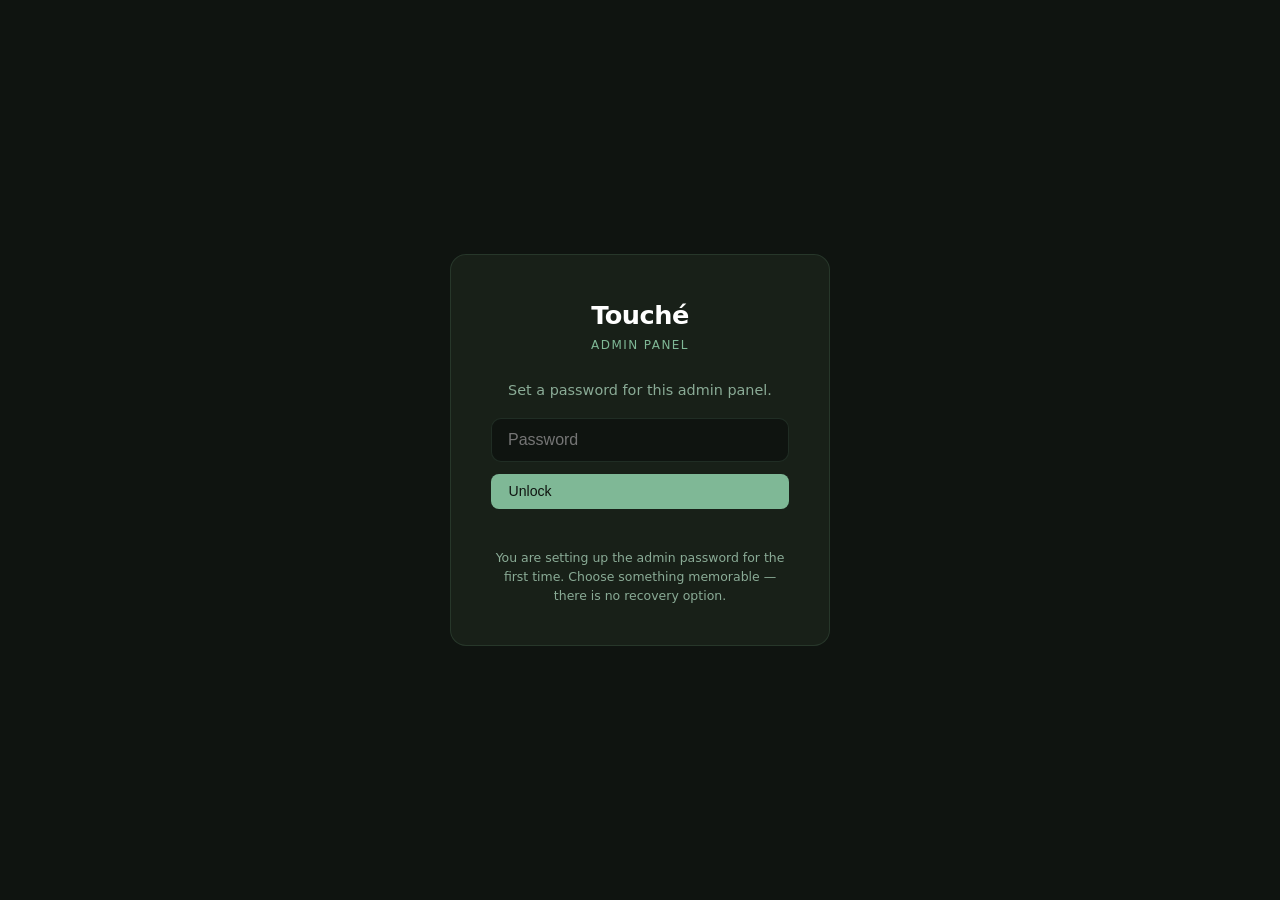
<file: admin.html>
<!DOCTYPE html>
<html lang="en-GB">
<head>
  <meta charset="UTF-8">
  <meta name="viewport" content="width=device-width, initial-scale=1.0">
  <title>Admin — Touché Hairdressing</title>
  <meta name="robots" content="noindex, nofollow">
  <link rel="icon" type="image/x-icon" href="Images/favicon.ico">
  <style>
    *, *::before, *::after { box-sizing: border-box; margin: 0; padding: 0; }

    :root {
      --bg:        #0f1410;
      --surface:   #182018;
      --surface2:  #1e261e;
      --border:    rgba(127,184,150,0.15);
      --green:     #7fb896;
      --green-d:   #4d7e63;
      --green-l:   #a3cdb5;
      --text:      #e8eeea;
      --text-muted:#8aab96;
      --danger:    #c0392b;
      --danger-d:  #922b21;
      --white:     #ffffff;
      --radius:    10px;
      --sidebar-w: 230px;
    }

    body { font-family: system-ui, -apple-system, sans-serif; background: var(--bg); color: var(--text); min-height: 100vh; font-size: 15px; line-height: 1.6; }

    /* ── Gate ── */
    #gate { display: flex; align-items: center; justify-content: center; min-height: 100vh; padding: 2rem; }
    .gate-box { background: var(--surface); border: 1px solid var(--border); border-radius: 16px; padding: 2.5rem; width: 100%; max-width: 380px; text-align: center; }
    .gate-logo { font-size: 1.6rem; font-weight: 700; color: var(--white); letter-spacing: -0.02em; margin-bottom: 0.2rem; }
    .gate-logo span { display: block; font-size: 0.75rem; font-weight: 400; color: var(--green); letter-spacing: 0.12em; text-transform: uppercase; }
    .gate-msg { color: var(--text-muted); margin: 1.5rem 0 1rem; font-size: 0.9rem; }
    .gate-box input[type="password"] { width: 100%; padding: 0.75rem 1rem; background: var(--bg); border: 1px solid var(--border); border-radius: var(--radius); color: var(--text); font-size: 1rem; outline: none; margin-bottom: 0.75rem; }
    .gate-box input[type="password"]:focus { border-color: var(--green); }
    .gate-error { color: #e57373; font-size: 0.85rem; min-height: 1.2em; margin-top: 0.5rem; }
    .gate-note  { color: var(--text-muted); font-size: 0.78rem; margin-top: 1rem; line-height: 1.5; }

    /* ── Layout ── */
    #admin { display: flex; min-height: 100vh; }

    /* ── Sidebar ── */
    .sidebar { width: var(--sidebar-w); background: var(--surface); border-right: 1px solid var(--border); display: flex; flex-direction: column; padding: 1.5rem 1rem; position: fixed; top: 0; left: 0; height: 100vh; overflow-y: auto; }
    .sidebar-logo { font-size: 1.25rem; font-weight: 700; color: var(--white); padding: 0 0.5rem 1.5rem; border-bottom: 1px solid var(--border); margin-bottom: 1rem; }
    .sidebar-logo span { display: block; font-size: 0.65rem; font-weight: 400; color: var(--green); letter-spacing: 0.1em; text-transform: uppercase; }
    .sidebar-nav { flex: 1; display: flex; flex-direction: column; gap: 0.25rem; }
    .nav-item { display: flex; align-items: center; gap: 0.65rem; padding: 0.65rem 0.75rem; border-radius: 8px; border: none; background: none; color: var(--text-muted); cursor: pointer; width: 100%; text-align: left; font-size: 0.9rem; transition: background 0.15s, color 0.15s; }
    .nav-item:hover  { background: var(--surface2); color: var(--text); }
    .nav-item.active { background: rgba(127,184,150,0.12); color: var(--green); }
    .nav-item svg    { width: 16px; height: 16px; flex-shrink: 0; }
    .sidebar-footer  { margin-top: auto; padding-top: 1rem; border-top: 1px solid var(--border); display: flex; flex-direction: column; gap: 0.5rem; }
    .btn-publish { background: var(--green); color: var(--bg); border: none; border-radius: 8px; padding: 0.7rem 1rem; font-size: 0.9rem; font-weight: 600; cursor: pointer; width: 100%; transition: background 0.15s; }
    .btn-publish:hover { background: var(--green-l); }
    .btn-publish:disabled { opacity: 0.5; cursor: default; }
    .publish-status { font-size: 0.75rem; color: var(--text-muted); text-align: center; min-height: 1.2em; }
    .btn-logout { background: none; border: 1px solid var(--border); border-radius: 8px; padding: 0.55rem 1rem; font-size: 0.85rem; color: var(--text-muted); cursor: pointer; width: 100%; }
    .btn-logout:hover { border-color: var(--text-muted); color: var(--text); }

    /* ── Content area ── */
    .content { margin-left: var(--sidebar-w); flex: 1; padding: 2rem; max-width: 860px; }
    .tab { display: none; }
    .tab.active { display: block; }
    .tab-header { display: flex; align-items: center; justify-content: space-between; margin-bottom: 2rem; padding-bottom: 1rem; border-bottom: 1px solid var(--border); flex-wrap: wrap; gap: 1rem; }
    .tab-header h1 { font-size: 1.4rem; font-weight: 700; }
    .tab-header p  { color: var(--text-muted); font-size: 0.9rem; margin-top: 0.25rem; }

    /* ── Buttons ── */
    .btn { display: inline-flex; align-items: center; gap: 0.4rem; padding: 0.6rem 1.1rem; border-radius: 8px; border: none; font-size: 0.88rem; cursor: pointer; font-weight: 500; transition: background 0.15s; }
    .btn-primary { background: var(--green); color: var(--bg); }
    .btn-primary:hover { background: var(--green-l); }
    .btn-secondary { background: var(--surface2); color: var(--text); border: 1px solid var(--border); }
    .btn-secondary:hover { border-color: var(--green); color: var(--green); }
    .btn-danger { background: var(--danger); color: #fff; }
    .btn-danger:hover { background: var(--danger-d); }
    .btn-ghost { background: none; border: 1px solid var(--border); color: var(--text-muted); }
    .btn-ghost:hover { border-color: var(--green); color: var(--green); }
    .btn-sm { padding: 0.35rem 0.7rem; font-size: 0.8rem; }

    /* ── Hours editor ── */
    .hours-grid { display: grid; gap: 0.5rem; }
    .hours-row { display: grid; grid-template-columns: 100px 1fr 1fr 80px; gap: 0.75rem; align-items: center; padding: 0.75rem 1rem; background: var(--surface); border: 1px solid var(--border); border-radius: var(--radius); }
    .hours-day  { font-weight: 500; font-size: 0.9rem; }
    .hours-row input[type="text"] { background: var(--bg); border: 1px solid var(--border); border-radius: 6px; padding: 0.4rem 0.6rem; color: var(--text); font-size: 0.88rem; outline: none; }
    .hours-row input[type="text"]:focus { border-color: var(--green); }
    .hours-row input:disabled { opacity: 0.35; }
    .hours-closed { display: flex; align-items: center; gap: 0.4rem; font-size: 0.83rem; color: var(--text-muted); justify-content: flex-end; }
    .hours-closed input[type="checkbox"] { accent-color: var(--green); width: 15px; height: 15px; cursor: pointer; }

    /* ── Services editor ── */
    .service-cat { background: var(--surface); border: 1px solid var(--border); border-radius: var(--radius); margin-bottom: 1rem; overflow: hidden; }
    .service-cat-header { display: flex; align-items: center; gap: 0.75rem; padding: 0.9rem 1rem; border-bottom: 1px solid var(--border); background: var(--surface2); }
    .service-cat-title { flex: 1; background: transparent; border: none; color: var(--text); font-size: 1rem; font-weight: 600; outline: none; }
    .service-cat-title:focus { border-bottom: 1px solid var(--green); }
    .service-items { padding: 0.5rem; }
    .service-item { display: grid; grid-template-columns: 1fr 1fr 110px 36px; gap: 0.5rem; align-items: start; padding: 0.5rem; border-radius: 6px; transition: background 0.1s; }
    .service-item:hover { background: var(--surface2); }
    .service-item input { background: var(--bg); border: 1px solid var(--border); border-radius: 6px; padding: 0.4rem 0.6rem; color: var(--text); font-size: 0.85rem; outline: none; width: 100%; }
    .service-item input:focus { border-color: var(--green); }
    .service-item input.note-input { font-size: 0.78rem; color: var(--text-muted); }
    .service-item input.price-input { font-weight: 500; color: var(--green-l); }
    .add-item-row { padding: 0.5rem; }
    .add-cat-row { margin-top: 0.5rem; }

    /* ── Posts list ── */
    .posts-list { display: flex; flex-direction: column; gap: 0.5rem; }
    .post-row { display: flex; align-items: center; gap: 1rem; padding: 0.85rem 1rem; background: var(--surface); border: 1px solid var(--border); border-radius: var(--radius); transition: border-color 0.15s; }
    .post-row:hover { border-color: var(--green); }
    .post-row-info { flex: 1; min-width: 0; }
    .post-row-title { font-weight: 500; font-size: 0.92rem; white-space: nowrap; overflow: hidden; text-overflow: ellipsis; }
    .post-row-meta  { font-size: 0.78rem; color: var(--text-muted); margin-top: 0.15rem; }
    .post-row-badge { font-size: 0.72rem; background: rgba(127,184,150,0.12); color: var(--green); border-radius: 20px; padding: 0.2rem 0.6rem; white-space: nowrap; }
    .post-row-badge.static { background: rgba(163,205,181,0.08); color: var(--text-muted); }

    /* ── Post editor ── */
    .post-editor { background: var(--surface); border: 1px solid var(--border); border-radius: var(--radius); padding: 1.5rem; }
    .post-editor-header { display: flex; align-items: center; gap: 1rem; margin-bottom: 1.5rem; padding-bottom: 1rem; border-bottom: 1px solid var(--border); flex-wrap: wrap; }
    .post-editor-header h2 { flex: 1; font-size: 1.1rem; }
    .form-grid { display: grid; grid-template-columns: 1fr 1fr; gap: 1rem; margin-bottom: 1rem; }
    .form-group { display: flex; flex-direction: column; gap: 0.35rem; }
    .form-group.full { grid-column: 1 / -1; }
    .form-group label { font-size: 0.8rem; color: var(--text-muted); font-weight: 500; text-transform: uppercase; letter-spacing: 0.05em; }
    .form-group input,
    .form-group textarea,
    .form-group select { background: var(--bg); border: 1px solid var(--border); border-radius: 6px; padding: 0.55rem 0.75rem; color: var(--text); font-size: 0.9rem; outline: none; font-family: inherit; }
    .form-group input:focus,
    .form-group textarea:focus,
    .form-group select:focus { border-color: var(--green); }
    .form-group textarea { resize: vertical; min-height: 80px; }
    .form-group textarea.body-textarea { min-height: 280px; font-family: 'Consolas', 'Monaco', monospace; font-size: 0.82rem; line-height: 1.6; }
    .form-group select option { background: var(--surface); }
    .body-preview { background: var(--bg); border: 1px solid var(--border); border-radius: 6px; padding: 1rem; min-height: 280px; overflow-y: auto; font-size: 0.88rem; line-height: 1.7; }
    .body-preview h2 { font-size: 1.1rem; margin: 1.2rem 0 0.5rem; color: var(--green-l); }
    .body-preview ul { padding-left: 1.4rem; }
    .body-preview p  { margin-bottom: 0.75rem; }
    .preview-toggle { display: flex; gap: 0.5rem; align-items: center; margin-bottom: 0.5rem; }
    .preview-toggle button { font-size: 0.78rem; padding: 0.25rem 0.6rem; border-radius: 4px; border: 1px solid var(--border); background: none; color: var(--text-muted); cursor: pointer; }
    .preview-toggle button.active { background: rgba(127,184,150,0.12); border-color: var(--green); color: var(--green); }
    .post-actions { display: flex; gap: 0.75rem; justify-content: space-between; align-items: center; flex-wrap: wrap; margin-top: 1.5rem; padding-top: 1rem; border-top: 1px solid var(--border); }

    /* ── Settings ── */
    .settings-section { background: var(--surface); border: 1px solid var(--border); border-radius: var(--radius); padding: 1.5rem; margin-bottom: 1.5rem; }
    .settings-section h2 { font-size: 1rem; font-weight: 600; margin-bottom: 1rem; }
    .settings-row { display: flex; gap: 0.75rem; align-items: flex-end; flex-wrap: wrap; }
    .settings-row .form-group { flex: 1; min-width: 200px; }
    .settings-note { font-size: 0.8rem; color: var(--text-muted); margin-top: 0.5rem; line-height: 1.5; }
    .settings-note a { color: var(--green); }

    /* ── Alerts ── */
    .alert { padding: 0.75rem 1rem; border-radius: 8px; font-size: 0.88rem; margin-bottom: 1rem; }
    .alert-success { background: rgba(127,184,150,0.12); border: 1px solid rgba(127,184,150,0.3); color: var(--green-l); }
    .alert-error   { background: rgba(192,57,43,0.1);   border: 1px solid rgba(192,57,43,0.3);   color: #e57373; }
    .alert-info    { background: rgba(255,255,255,0.04); border: 1px solid var(--border);          color: var(--text-muted); }

    /* ── Instagram tab ── */
    .source-toggle { display: flex; border: 1px solid var(--border); border-radius: 8px; overflow: hidden; width: fit-content; margin-bottom: 1.5rem; }
    .source-btn { padding: 0.6rem 1.4rem; background: none; border: none; color: var(--text-muted); cursor: pointer; font-size: 0.88rem; transition: background 0.15s, color 0.15s; display: flex; align-items: center; gap: 0.4rem; }
    .source-btn + .source-btn { border-left: 1px solid var(--border); }
    .source-btn.active { background: rgba(127,184,150,0.15); color: var(--green); font-weight: 600; }
    .ig-post-row { display: grid; grid-template-columns: 64px 1fr auto; gap: 0.75rem; align-items: center; padding: 0.75rem; background: var(--surface); border: 1px solid var(--border); border-radius: var(--radius); margin-bottom: 0.5rem; }
    .ig-post-thumb { width: 64px; height: 64px; object-fit: cover; border-radius: 6px; display: block; background: var(--surface2); }
    .ig-post-placeholder { width: 64px; height: 64px; background: var(--surface2); border-radius: 6px; display: flex; align-items: center; justify-content: center; color: var(--text-muted); font-size: 0.7rem; text-align: center; }
    .ig-url-preview { max-height: 120px; border-radius: 6px; margin-top: 0.5rem; display: block; }

    /* ── Misc ── */
    .divider { height: 1px; background: var(--border); margin: 1.5rem 0; }
    .text-muted { color: var(--text-muted); }
    .visually-hidden { position: absolute; width: 1px; height: 1px; overflow: hidden; clip: rect(0,0,0,0); }

    @media (max-width: 700px) {
      .sidebar { position: static; width: 100%; height: auto; flex-direction: row; flex-wrap: wrap; align-items: center; }
      .sidebar-nav { flex-direction: row; flex: none; }
      .sidebar-footer { flex-direction: row; border-top: none; padding-top: 0; }
      .content { margin-left: 0; }
      .hours-row { grid-template-columns: 90px 1fr 1fr 70px; }
      .service-item { grid-template-columns: 1fr 36px; }
      .service-item input.note-input, .service-item input.price-input { grid-column: 1; }
      .form-grid { grid-template-columns: 1fr; }
    }
  </style>
</head>
<body>

<!-- ══════════════════════════════════════ GATE ══════════════════════════════════════ -->
<div id="gate">
  <div class="gate-box">
    <div class="gate-logo">Touché <span>Admin Panel</span></div>
    <p class="gate-msg" id="gate-msg">Enter your admin password to continue.</p>
    <form id="gate-form" autocomplete="off">
      <input type="password" id="gate-pw" placeholder="Password" autocomplete="current-password" required>
      <button type="submit" class="btn btn-primary" style="width:100%;">Unlock</button>
      <p class="gate-error" id="gate-error" aria-live="polite"></p>
    </form>
    <p class="gate-note" id="gate-note"></p>
  </div>
</div>

<!-- ══════════════════════════════════════ ADMIN ══════════════════════════════════════ -->
<div id="admin" style="display:none">
  <!-- Sidebar -->
  <aside class="sidebar">
    <div class="sidebar-logo">Touché <span>Admin Panel</span></div>
    <nav class="sidebar-nav" aria-label="Admin navigation">
      <button class="nav-item active" data-tab="hours">
        <svg fill="none" stroke="currentColor" stroke-width="2" viewBox="0 0 24 24"><circle cx="12" cy="12" r="10"/><polyline points="12 6 12 12 16 14"/></svg>
        Opening Hours
      </button>
      <button class="nav-item" data-tab="services">
        <svg fill="none" stroke="currentColor" stroke-width="2" viewBox="0 0 24 24"><line x1="8" y1="6" x2="21" y2="6"/><line x1="8" y1="12" x2="21" y2="12"/><line x1="8" y1="18" x2="21" y2="18"/><line x1="3" y1="6" x2="3.01" y2="6"/><line x1="3" y1="12" x2="3.01" y2="12"/><line x1="3" y1="18" x2="3.01" y2="18"/></svg>
        Services & Prices
      </button>
      <button class="nav-item" data-tab="news">
        <svg fill="none" stroke="currentColor" stroke-width="2" viewBox="0 0 24 24"><path d="M14 2H6a2 2 0 0 0-2 2v16a2 2 0 0 0 2 2h12a2 2 0 0 0 2-2V8z"/><polyline points="14 2 14 8 20 8"/><line x1="16" y1="13" x2="8" y2="13"/><line x1="16" y1="17" x2="8" y2="17"/><polyline points="10 9 9 9 8 9"/></svg>
        News Posts
      </button>
      <button class="nav-item" data-tab="instagram">
        <svg fill="none" stroke="currentColor" stroke-width="2" viewBox="0 0 24 24"><rect x="2" y="2" width="20" height="20" rx="5"/><path d="M16 11.37A4 4 0 1 1 12.63 8 4 4 0 0 1 16 11.37z"/><line x1="17.5" y1="6.5" x2="17.51" y2="6.5"/></svg>
        Instagram
      </button>
      <button class="nav-item" data-tab="settings">
        <svg fill="none" stroke="currentColor" stroke-width="2" viewBox="0 0 24 24"><circle cx="12" cy="12" r="3"/><path d="M19.4 15a1.65 1.65 0 0 0 .33 1.82l.06.06a2 2 0 0 1-2.83 2.83l-.06-.06a1.65 1.65 0 0 0-1.82-.33 1.65 1.65 0 0 0-1 1.51V21a2 2 0 0 1-4 0v-.09A1.65 1.65 0 0 0 9 19.4a1.65 1.65 0 0 0-1.82.33l-.06.06a2 2 0 0 1-2.83-2.83l.06-.06A1.65 1.65 0 0 0 4.68 15a1.65 1.65 0 0 0-1.51-1H3a2 2 0 0 1 0-4h.09A1.65 1.65 0 0 0 4.6 9a1.65 1.65 0 0 0-.33-1.82l-.06-.06a2 2 0 0 1 2.83-2.83l.06.06A1.65 1.65 0 0 0 9 4.68a1.65 1.65 0 0 0 1-1.51V3a2 2 0 0 1 4 0v.09a1.65 1.65 0 0 0 1 1.51 1.65 1.65 0 0 0 1.82-.33l.06-.06a2 2 0 0 1 2.83 2.83l-.06.06A1.65 1.65 0 0 0 19.4 9a1.65 1.65 0 0 0 1.51 1H21a2 2 0 0 1 0 4h-.09a1.65 1.65 0 0 0-1.51 1z"/></svg>
        Settings
      </button>
    </nav>
    <div class="sidebar-footer">
      <button class="btn-publish" id="publish-btn">Publish Changes</button>
      <p class="publish-status" id="publish-status"></p>
      <a href="index.html" class="btn btn-ghost btn-sm" target="_blank" style="text-align:center;text-decoration:none;">View Site</a>
      <button class="btn-logout" id="logout-btn">Log out</button>
    </div>
  </aside>

  <!-- Main content -->
  <main class="content">

    <!-- ── HOURS TAB ── -->
    <section id="tab-hours" class="tab active">
      <div class="tab-header">
        <div>
          <h1>Opening Hours</h1>
          <p>Changes are saved locally and published to the site when you click Publish.</p>
        </div>
      </div>
      <div class="hours-grid" id="hours-editor"></div>
    </section>

    <!-- ── SERVICES TAB ── -->
    <section id="tab-services" class="tab">
      <div class="tab-header">
        <div>
          <h1>Services &amp; Prices</h1>
          <p>Edit service names, notes and prices. Add or remove items and categories.</p>
        </div>
        <button class="btn btn-secondary" id="add-category-btn">+ Add Category</button>
      </div>
      <div id="services-editor"></div>
    </section>

    <!-- ── NEWS TAB ── -->
    <section id="tab-news" class="tab">
      <div class="tab-header">
        <div><h1>News Posts</h1></div>
        <button class="btn btn-primary" id="new-post-btn">+ New Post</button>
      </div>
      <div id="news-alert"></div>
      <div id="posts-list" class="posts-list"></div>
      <div id="post-editor" style="display:none;" class="post-editor"></div>
    </section>

    <!-- ── INSTAGRAM TAB ── -->
    <section id="tab-instagram" class="tab">
      <div class="tab-header">
        <div>
          <h1>Instagram Feed</h1>
          <p>Switch between the live Behold feed and a manually curated gallery.</p>
        </div>
      </div>

      <div class="settings-section">
        <h2>Feed Source</h2>
        <p class="settings-note" style="margin-bottom:1.2rem;">Select which source powers the Instagram section on your homepage. Publish after changing.</p>
        <div class="source-toggle">
          <button class="source-btn" data-source="behold">
            <svg width="14" height="14" fill="none" stroke="currentColor" stroke-width="2" viewBox="0 0 24 24"><path d="M1 12s4-8 11-8 11 8 11 8-4 8-11 8-11-8-11-8z"/><circle cx="12" cy="12" r="3"/></svg>
            Behold (Auto)
          </button>
          <button class="source-btn" data-source="manual">
            <svg width="14" height="14" fill="none" stroke="currentColor" stroke-width="2" viewBox="0 0 24 24"><rect x="3" y="3" width="18" height="18" rx="2"/><path d="M3 9h18M9 21V9"/></svg>
            Manual Gallery
          </button>
        </div>
        <p id="ig-source-label" class="settings-note"></p>
      </div>

      <div id="ig-behold-info" class="settings-section">
        <h2>Behold Feed Details</h2>
        <p class="settings-note">Your Instagram posts are fetched automatically. Posts published to the main Instagram grid appear within minutes.</p>
        <p class="settings-note" style="margin-top:0.75rem;">Feed URL: <code style="background:var(--bg);padding:0.2rem 0.5rem;border-radius:4px;font-size:0.8rem;user-select:all;">https://feeds.behold.so/1wCZfSNkmTG5dPE8pMcz</code></p>
        <p class="settings-note" style="margin-top:0.75rem;"><strong>Tip:</strong> Make sure new Reels have "Share to feed" enabled in Instagram when posting, so they appear in the API.</p>
      </div>

      <div id="ig-manual-section" style="display:none;">
        <div class="tab-header" style="margin-bottom:1rem;padding-bottom:0.75rem;border-bottom:1px solid var(--border);">
          <div><h2 style="font-size:1.05rem;font-weight:600;">Manual Gallery</h2></div>
          <button class="btn btn-primary btn-sm" id="add-ig-btn">+ Add Image</button>
        </div>
        <div id="ig-post-editor" style="display:none;"></div>
        <div id="ig-posts-list"></div>
      </div>
    </section>

    <!-- ── SETTINGS TAB ── -->
    <section id="tab-settings" class="tab">
      <div class="tab-header"><h1>Settings</h1></div>

      <div class="settings-section">
        <h2>GitHub Publishing</h2>
        <p class="settings-note" style="margin-bottom:1rem;">To publish changes live, enter a GitHub Personal Access Token with <strong>repo</strong> scope. The token is stored only in your browser.</p>
        <div class="settings-row">
          <div class="form-group" style="flex:2">
            <label for="pat-input">Personal Access Token</label>
            <input type="password" id="pat-input" placeholder="ghp_xxxxxxxxxxxxxxxxxxxx" autocomplete="off">
          </div>
          <button class="btn btn-primary" id="save-pat-btn">Save Token</button>
        </div>
        <div class="settings-row" style="margin-top:0.75rem;">
          <div class="form-group" style="flex:2">
            <label for="repo-input">Repository (owner/repo)</label>
            <input type="text" id="repo-input" placeholder="dazza0x/touchepurley">
          </div>
          <div class="form-group" style="flex:1">
            <label for="branch-input">Branch</label>
            <input type="text" id="branch-input" placeholder="master">
          </div>
          <button class="btn btn-secondary" id="save-repo-btn">Save</button>
        </div>
        <p class="settings-note" style="margin-top:0.75rem;">
          Create a token at <a href="https://github.com/settings/tokens/new" target="_blank" rel="noopener">github.com/settings/tokens</a> — select <strong>repo</strong> scope. Classic tokens work fine.
        </p>
        <div id="pat-status" style="margin-top:0.75rem;"></div>
      </div>

      <div class="settings-section">
        <h2>Contact Form</h2>
        <p class="settings-note" style="margin-bottom:1rem;">Enquiries submitted via the contact page are sent to the endpoint below. Sign up free at <a href="https://formspree.io" target="_blank" rel="noopener">formspree.io</a>, create a form, and paste the endpoint URL here (e.g. <code>https://formspree.io/f/xxxxxxxx</code>). Publish after saving.</p>
        <div class="settings-row">
          <div class="form-group" style="flex:2">
            <label for="form-endpoint-input">Form Endpoint URL</label>
            <input type="url" id="form-endpoint-input" placeholder="https://formspree.io/f/xxxxxxxx" autocomplete="off">
          </div>
          <button class="btn btn-primary" id="save-form-endpoint-btn">Save</button>
        </div>
        <div id="form-endpoint-status" style="margin-top:0.75rem;"></div>
      </div>

      <div class="settings-section">
        <h2>Export Data</h2>
        <p class="settings-note" style="margin-bottom:1rem;">Download admin-data.json with your current changes (useful as a backup or for manual deployment).</p>
        <button class="btn btn-secondary" id="download-btn">Download admin-data.json</button>
      </div>

      <div class="settings-section">
        <h2>Change Password</h2>
        <div class="settings-row">
          <div class="form-group">
            <label for="curr-pw">Current Password</label>
            <input type="password" id="curr-pw" autocomplete="current-password">
          </div>
          <div class="form-group">
            <label for="new-pw">New Password</label>
            <input type="password" id="new-pw" autocomplete="new-password">
          </div>
          <div class="form-group">
            <label for="confirm-pw">Confirm New Password</label>
            <input type="password" id="confirm-pw" autocomplete="new-password">
          </div>
          <button class="btn btn-primary" id="change-pw-btn">Update</button>
        </div>
        <p id="pw-change-status" class="settings-note" style="margin-top:0.5rem;"></p>
      </div>
    </section>

  </main>
</div>

<script>
'use strict';

// ──────────────────────────────────────────────────────────────────────────────
// Utilities
// ──────────────────────────────────────────────────────────────────────────────
async function sha256(str) {
  const buf = await crypto.subtle.digest('SHA-256', new TextEncoder().encode(str));
  return Array.from(new Uint8Array(buf)).map(b => b.toString(16).padStart(2, '0')).join('');
}
function el(id) { return document.getElementById(id); }
function esc(str) {
  return String(str)
    .replace(/&/g,'&amp;').replace(/</g,'&lt;').replace(/>/g,'&gt;')
    .replace(/"/g,'&quot;').replace(/'/g,'&#39;');
}
function showAlert(containerId, msg, type = 'info') {
  const c = el(containerId);
  if (!c) return;
  c.innerHTML = `<div class="alert alert-${type}">${msg}</div>`;
  if (type === 'success') setTimeout(() => { if(c) c.innerHTML = ''; }, 4000);
}

// ──────────────────────────────────────────────────────────────────────────────
// Auth / Gate
// ──────────────────────────────────────────────────────────────────────────────
const HASH_KEY    = 'touche_admin_hash';
const SESSION_KEY = 'touche_admin_ok';

function isFirstRun() { return !localStorage.getItem(HASH_KEY); }

function showGate() {
  el('gate').style.display  = 'flex';
  el('admin').style.display = 'none';
  if (isFirstRun()) {
    el('gate-msg').textContent  = 'Set a password for this admin panel.';
    el('gate-note').textContent = 'You are setting up the admin password for the first time. Choose something memorable — there is no recovery option.';
  }
}

async function tryUnlock(pw) {
  const hash   = await sha256(pw);
  const stored = localStorage.getItem(HASH_KEY);
  if (!stored) {
    // First run — set password
    localStorage.setItem(HASH_KEY, hash);
    sessionStorage.setItem(SESSION_KEY, '1');
    openAdmin();
  } else if (hash === stored) {
    sessionStorage.setItem(SESSION_KEY, '1');
    openAdmin();
  } else {
    el('gate-error').textContent = 'Incorrect password. Please try again.';
    el('gate-pw').value = '';
    el('gate-pw').focus();
  }
}

function openAdmin() {
  el('gate').style.display  = 'none';
  el('admin').style.display = 'flex';
  loadData();
}

function logout() {
  sessionStorage.removeItem(SESSION_KEY);
  el('gate-pw').value = '';
  el('gate-error').textContent = '';
  showGate();
}

el('gate-form').addEventListener('submit', async e => {
  e.preventDefault();
  await tryUnlock(el('gate-pw').value);
});

el('logout-btn').addEventListener('click', logout);

// ──────────────────────────────────────────────────────────────────────────────
// Data store (in-memory, persisted to admin-data.json via GitHub API)
// ──────────────────────────────────────────────────────────────────────────────
let siteData = null;
let isDirty  = false;

function markDirty() {
  isDirty = true;
  el('publish-status').textContent = 'Unsaved changes';
  el('publish-status').style.color = 'var(--green)';
}

async function loadData() {
  try {
    const r = await fetch('admin-data.json?nocache=' + Date.now());
    siteData = await r.json();
  } catch(e) {
    siteData = { hours: defaultHours(), services: [], posts: [] };
  }
  renderHoursTab();
  renderServicesTab();
  renderNewsTab();
  renderInstagramTab();
  loadSettings();
}

function defaultHours() {
  return ['Monday','Tuesday','Wednesday','Thursday','Friday','Saturday','Sunday'].map(d => ({
    day: d, opens: d === 'Sunday' ? '' : '9:00am', closes: d === 'Sunday' ? '' : '5:00pm', closed: d === 'Sunday'
  }));
}

// ──────────────────────────────────────────────────────────────────────────────
// Tab navigation
// ──────────────────────────────────────────────────────────────────────────────
document.querySelectorAll('.nav-item').forEach(btn => {
  btn.addEventListener('click', () => {
    const tab = btn.dataset.tab;
    document.querySelectorAll('.nav-item').forEach(b => b.classList.remove('active'));
    document.querySelectorAll('.tab').forEach(t => t.classList.remove('active'));
    btn.classList.add('active');
    el('tab-' + tab).classList.add('active');
    // Close post editor when switching tabs
    if (tab !== 'news') closePostEditor();
  });
});

// ──────────────────────────────────────────────────────────────────────────────
// HOURS TAB
// ──────────────────────────────────────────────────────────────────────────────
function renderHoursTab() {
  const grid = el('hours-editor');
  grid.innerHTML = siteData.hours.map((h, i) => `
    <div class="hours-row" data-idx="${i}">
      <span class="hours-day">${h.day}</span>
      <input type="text" class="hours-opens"  value="${esc(h.opens)}"  placeholder="e.g. 9:00am"  ${h.closed ? 'disabled' : ''}>
      <input type="text" class="hours-closes" value="${esc(h.closes)}" placeholder="e.g. 5:00pm"  ${h.closed ? 'disabled' : ''}>
      <label class="hours-closed">
        <input type="checkbox" class="hours-closed-cb" ${h.closed ? 'checked' : ''}> Closed
      </label>
    </div>`).join('');

  grid.querySelectorAll('.hours-row').forEach(row => {
    const idx    = +row.dataset.idx;
    const opens  = row.querySelector('.hours-opens');
    const closes = row.querySelector('.hours-closes');
    const cb     = row.querySelector('.hours-closed-cb');

    cb.addEventListener('change', () => {
      siteData.hours[idx].closed = cb.checked;
      opens.disabled  = cb.checked;
      closes.disabled = cb.checked;
      if (cb.checked) { siteData.hours[idx].opens = ''; siteData.hours[idx].closes = ''; opens.value = ''; closes.value = ''; }
      markDirty();
    });
    opens.addEventListener('input',  () => { siteData.hours[idx].opens  = opens.value;  markDirty(); });
    closes.addEventListener('input', () => { siteData.hours[idx].closes = closes.value; markDirty(); });
  });
}

// ──────────────────────────────────────────────────────────────────────────────
// SERVICES TAB
// ──────────────────────────────────────────────────────────────────────────────
function renderServicesTab() {
  const wrap = el('services-editor');
  wrap.innerHTML = '';
  siteData.services.forEach((cat, ci) => {
    const div = document.createElement('div');
    div.className = 'service-cat';
    div.dataset.ci = ci;

    const header = document.createElement('div');
    header.className = 'service-cat-header';
    header.innerHTML = `
      <input type="text" class="service-cat-title" value="${esc(cat.title)}" placeholder="Category name">
      <button class="btn btn-danger btn-sm remove-cat-btn" title="Remove category">✕ Remove</button>`;
    div.appendChild(header);

    const itemsWrap = document.createElement('div');
    itemsWrap.className = 'service-items';
    cat.items.forEach((item, ii) => {
      itemsWrap.appendChild(buildItemRow(ci, ii, item));
    });

    const addRow = document.createElement('div');
    addRow.className = 'add-item-row';
    addRow.innerHTML = `<button class="btn btn-ghost btn-sm add-item-btn">+ Add Service</button>`;
    div.appendChild(itemsWrap);
    div.appendChild(addRow);
    wrap.appendChild(div);

    // Events
    header.querySelector('.service-cat-title').addEventListener('input', e => {
      siteData.services[ci].title = e.target.value; markDirty();
    });
    header.querySelector('.remove-cat-btn').addEventListener('click', () => {
      if (confirm(`Remove category "${cat.title}" and all its items?`)) {
        siteData.services.splice(ci, 1);
        renderServicesTab();
        markDirty();
      }
    });
    addRow.querySelector('.add-item-btn').addEventListener('click', () => {
      siteData.services[ci].items.push({ name: '', note: '', price: '' });
      renderServicesTab();
      markDirty();
    });
  });
}

function buildItemRow(ci, ii, item) {
  const row = document.createElement('div');
  row.className = 'service-item';
  row.innerHTML = `
    <div style="display:grid;gap:0.3rem;">
      <input type="text" class="item-name"  value="${esc(item.name)}"  placeholder="Service name">
      <input type="text" class="item-note note-input" value="${esc(item.note)}" placeholder="Note (optional)">
    </div>
    <input type="text" class="item-price price-input" value="${esc(item.price)}" placeholder="from £0">
    <button class="btn btn-danger btn-sm remove-item-btn" title="Remove">✕</button>`;

  row.querySelector('.item-name').addEventListener('input',  e => { siteData.services[ci].items[ii].name  = e.target.value; markDirty(); });
  row.querySelector('.item-note').addEventListener('input',  e => { siteData.services[ci].items[ii].note  = e.target.value; markDirty(); });
  row.querySelector('.item-price').addEventListener('input', e => { siteData.services[ci].items[ii].price = e.target.value; markDirty(); });
  row.querySelector('.remove-item-btn').addEventListener('click', () => {
    siteData.services[ci].items.splice(ii, 1);
    renderServicesTab();
    markDirty();
  });
  return row;
}

el('add-category-btn').addEventListener('click', () => {
  siteData.services.push({ id: 'cat-' + Date.now(), title: 'New Category', items: [] });
  renderServicesTab();
  markDirty();
});

// ──────────────────────────────────────────────────────────────────────────────
// NEWS TAB
// ──────────────────────────────────────────────────────────────────────────────
let editingPostId = null;

function renderNewsTab() {
  const list = el('posts-list');
  const sorted = [...siteData.posts].sort((a,b) => new Date(b.date) - new Date(a.date));
  if (!sorted.length) {
    list.innerHTML = '<p class="text-muted" style="padding:1rem;">No posts yet. Click "+ New Post" to create one.</p>';
    return;
  }
  list.innerHTML = sorted.map(p => {
    const staticBadge = p.staticPage
      ? `<span class="post-row-badge static" title="Has a static HTML page">static</span>`
      : `<span class="post-row-badge">dynamic</span>`;
    const viewHref = p.staticPage ? `news/${p.staticPage}` : `news/post.html?id=${p.id}`;
    return `
      <div class="post-row" data-id="${esc(p.id)}">
        <div class="post-row-info">
          <div class="post-row-title">${esc(p.title)}</div>
          <div class="post-row-meta">${esc(p.dateDisplay)} · ${esc(p.category)} · ${esc(p.readTime)}</div>
        </div>
        ${staticBadge}
        <a href="${viewHref}" target="_blank" class="btn btn-ghost btn-sm" title="View post">View</a>
        <button class="btn btn-secondary btn-sm edit-post-btn">Edit</button>
        <button class="btn btn-danger btn-sm delete-post-btn">Delete</button>
      </div>`;
  }).join('');

  list.querySelectorAll('.edit-post-btn').forEach(btn => {
    btn.addEventListener('click', () => {
      const id = btn.closest('.post-row').dataset.id;
      openPostEditor(id);
    });
  });
  list.querySelectorAll('.delete-post-btn').forEach(btn => {
    btn.addEventListener('click', () => {
      const id = btn.closest('.post-row').dataset.id;
      const post = siteData.posts.find(p => p.id === id);
      if (!post) return;
      const msg = post.staticPage
        ? `Delete "${post.title}" from admin-data.json?\n\nNote: the static HTML page (news/${post.staticPage}) won't be deleted — remove it manually if needed.`
        : `Delete "${post.title}"? This cannot be undone.`;
      if (confirm(msg)) {
        siteData.posts = siteData.posts.filter(p => p.id !== id);
        renderNewsTab();
        markDirty();
      }
    });
  });
}

el('new-post-btn').addEventListener('click', () => openPostEditor(null));

function slugify(str) {
  return str.toLowerCase().trim().replace(/[^a-z0-9]+/g, '-').replace(/^-|-$/g, '');
}

function openPostEditor(id) {
  editingPostId = id;
  const post = id ? siteData.posts.find(p => p.id === id) : null;
  const isNew = !post;

  el('posts-list').style.display   = 'none';
  el('post-editor').style.display  = '';
  el('new-post-btn').style.display = 'none';

  const editor = el('post-editor');
  editor.innerHTML = `
    <div class="post-editor-header">
      <h2>${isNew ? 'New Post' : 'Edit Post'}</h2>
      <button class="btn btn-ghost btn-sm" id="close-editor-btn">← Back to list</button>
    </div>
    <div id="editor-alert"></div>
    <div class="form-grid">
      <div class="form-group full">
        <label for="pe-title">Title</label>
        <input type="text" id="pe-title" value="${esc(post?.title||'')}" placeholder="Post title">
      </div>
      <div class="form-group">
        <label for="pe-date">Date (YYYY-MM-DD)</label>
        <input type="date" id="pe-date" value="${esc(post?.date||new Date().toISOString().split('T')[0])}">
      </div>
      <div class="form-group">
        <label for="pe-category">Category</label>
        <select id="pe-category">
          <option ${post?.category==='Trends'?'selected':''}>Trends</option>
          <option ${post?.category==='Products'?'selected':''}>Products</option>
          <option ${post?.category==='News'?'selected':''}>News</option>
          <option ${post?.category==='Advice'?'selected':''}>Advice</option>
        </select>
      </div>
      <div class="form-group">
        <label for="pe-readtime">Read Time</label>
        <input type="text" id="pe-readtime" value="${esc(post?.readTime||'2 min read')}" placeholder="2 min read">
      </div>
      <div class="form-group">
        <label for="pe-eyebrow">Eyebrow (hero label)</label>
        <input type="text" id="pe-eyebrow" value="${esc(post?.eyebrow||'')}" placeholder="Trends · October 2025">
      </div>
      <div class="form-group full">
        <label for="pe-subtitle">Hero Subtitle</label>
        <input type="text" id="pe-subtitle" value="${esc(post?.heroSubtitle||'')}" placeholder="Short description for the hero section">
      </div>
      <div class="form-group full">
        <label for="pe-excerpt">Excerpt (used in cards &amp; meta)</label>
        <textarea id="pe-excerpt" rows="2">${esc(post?.excerpt||'')}</textarea>
      </div>
      <div class="form-group full">
        <label for="pe-image-path">Card Image <span style="font-weight:400;color:var(--text-muted)">(optional)</span></label>
        <p class="settings-note" style="margin-bottom:0.5rem;">Recommended: <strong>1200 × 675 px JPEG, under 150 KB</strong>. Add the file to the <code>Images/</code> folder, then enter the path below or use Browse to preview.</p>
        <div style="display:flex;gap:0.5rem;align-items:center;flex-wrap:wrap;">
          <input type="text" id="pe-image-path" value="${esc(post?.image||'')}" placeholder="Images/my-post-image.jpg" style="flex:1;min-width:200px;">
          <label class="btn btn-secondary btn-sm" style="cursor:pointer;white-space:nowrap;margin:0;">
            Browse preview
            <input type="file" id="pe-image-file" accept="image/*" style="display:none;">
          </label>
        </div>
        <div id="pe-image-preview" style="margin-top:0.6rem;${post?.image ? '' : 'display:none;'}">
          <img id="pe-image-preview-img" src="${esc(post?.image||'')}" alt="Preview" style="max-height:130px;border-radius:6px;object-fit:cover;max-width:100%;border:1px solid var(--border);">
        </div>
        <p class="settings-note" style="margin-top:0.4rem;">The image file must be committed to the <code>Images/</code> folder and pushed to GitHub to appear on the live site.</p>
      </div>

      <div class="form-group full">
        <label for="pe-cta-title">CTA Title</label>
        <input type="text" id="pe-cta-title" value="${esc(post?.ctaTitle||'Book an Appointment')}" placeholder="Book an Appointment">
      </div>
      <div class="form-group full">
        <label for="pe-cta-body">CTA Body</label>
        <textarea id="pe-cta-body" rows="2">${esc(post?.ctaBody||'')}</textarea>
      </div>
      <div class="form-group full">
        <div class="preview-toggle">
          <span style="font-size:0.8rem;color:var(--text-muted);margin-right:0.5rem;">Body HTML</span>
          <button id="show-editor-btn" class="active">Edit</button>
          <button id="show-preview-btn">Preview</button>
        </div>
        <textarea id="pe-body" class="body-textarea">${esc(post?.body||'')}</textarea>
        <div id="pe-preview" class="body-preview" style="display:none;"></div>
      </div>
    </div>
    <div class="post-actions">
      <div style="display:flex;gap:0.5rem;flex-wrap:wrap;">
        <button class="btn btn-primary" id="save-post-btn">${isNew ? 'Add Post' : 'Save Changes'}</button>
        ${!isNew ? `<button class="btn btn-danger" id="delete-post-inline-btn">Delete Post</button>` : ''}
      </div>
      <button class="btn btn-ghost" id="cancel-post-btn">Cancel</button>
    </div>`;

  el('close-editor-btn').addEventListener('click', closePostEditor);
  el('cancel-post-btn').addEventListener('click',  closePostEditor);

  el('show-editor-btn').addEventListener('click', () => {
    el('pe-body').style.display    = '';
    el('pe-preview').style.display = 'none';
    el('show-editor-btn').classList.add('active');
    el('show-preview-btn').classList.remove('active');
  });
  el('show-preview-btn').addEventListener('click', () => {
    el('pe-preview').innerHTML     = el('pe-body').value;
    el('pe-body').style.display    = 'none';
    el('pe-preview').style.display = '';
    el('show-preview-btn').classList.add('active');
    el('show-editor-btn').classList.remove('active');
  });

  el('save-post-btn').addEventListener('click', () => savePost(isNew, post));

  if (!isNew && el('delete-post-inline-btn')) {
    el('delete-post-inline-btn').addEventListener('click', () => {
      if (confirm(`Delete "${post.title}"?`)) {
        siteData.posts = siteData.posts.filter(p => p.id !== post.id);
        renderNewsTab();
        markDirty();
        closePostEditor();
      }
    });
  }

  // Image picker — upload to GitHub then fill path
  el('pe-image-file').addEventListener('change', async function () {
    const file = this.files[0];
    if (!file) return;
    // Show local preview immediately
    el('pe-image-preview-img').src = URL.createObjectURL(file);
    el('pe-image-preview').style.display = '';
    el('pe-image-path').value = 'Images/' + file.name.replace(/[^a-zA-Z0-9._-]/g, '-');
    const pat = localStorage.getItem('touche_gh_pat');
    if (!pat) return; // no token — path is set, user can push manually
    try {
      const path = await uploadImageToGitHub(file, null);
      el('pe-image-path').value = path;
    } catch (_) {
      // silent — local preview and path are still useful
    }
  });
  el('pe-image-path').addEventListener('input', function () {
    const val = this.value.trim();
    if (val) {
      el('pe-image-preview-img').src = val;
      el('pe-image-preview').style.display = '';
    } else {
      el('pe-image-preview').style.display = 'none';
    }
  });

  // Auto-fill eyebrow on category/date change
  function autoEyebrow() {
    if (el('pe-eyebrow').value) return;
    const cat  = el('pe-category').value;
    const date = new Date(el('pe-date').value);
    if (isNaN(date)) return;
    const month = date.toLocaleString('en-GB', { month: 'long', year: 'numeric' });
    el('pe-eyebrow').value = `${cat} · ${month}`;
  }
  el('pe-category').addEventListener('change', autoEyebrow);
  el('pe-date').addEventListener('change', autoEyebrow);
}

function savePost(isNew, existingPost) {
  const title = el('pe-title').value.trim();
  if (!title) { showAlert('editor-alert', 'Title is required.', 'error'); return; }

  const dateVal = el('pe-date').value;
  const d = new Date(dateVal + 'T12:00:00');
  const dateDisplay = isNaN(d) ? dateVal : d.toLocaleDateString('en-GB', { day: 'numeric', month: 'long', year: 'numeric' });

  const post = {
    id:           isNew ? slugify(title) : existingPost.id,
    title,
    date:         dateVal,
    dateDisplay,
    category:     el('pe-category').value,
    eyebrow:      el('pe-eyebrow').value.trim(),
    readTime:     el('pe-readtime').value.trim(),
    heroSubtitle: el('pe-subtitle').value.trim(),
    excerpt:      el('pe-excerpt').value.trim(),
    ctaTitle:     el('pe-cta-title').value.trim(),
    ctaBody:      el('pe-cta-body').value.trim(),
    ctaLinkText:  'Book: 020 8668 8855',
    body:         el('pe-body').value,
    image:        el('pe-image-path').value.trim() || undefined,
  };

  // Preserve staticPage field if editing existing
  if (!isNew && existingPost.staticPage) post.staticPage = existingPost.staticPage;

  if (isNew) {
    // Check for duplicate id
    if (siteData.posts.find(p => p.id === post.id)) {
      post.id = post.id + '-' + Date.now();
    }
    siteData.posts.push(post);
  } else {
    const idx = siteData.posts.findIndex(p => p.id === existingPost.id);
    if (idx !== -1) siteData.posts[idx] = post;
  }

  markDirty();
  renderNewsTab();
  closePostEditor();
}

function closePostEditor() {
  el('posts-list').style.display   = '';
  el('post-editor').style.display  = 'none';
  el('new-post-btn').style.display = '';
  editingPostId = null;
}

// ──────────────────────────────────────────────────────────────────────────────
// INSTAGRAM TAB
// ──────────────────────────────────────────────────────────────────────────────
function renderInstagramTab() {
  if (!siteData.instagram) siteData.instagram = { source: 'behold', posts: [] };
  const ig = siteData.instagram;

  // Update toggle buttons
  document.querySelectorAll('.source-btn').forEach(btn => {
    btn.classList.toggle('active', btn.dataset.source === ig.source);
  });

  // Show/hide panels
  el('ig-behold-info').style.display    = ig.source === 'behold' ? '' : 'none';
  el('ig-manual-section').style.display = ig.source === 'manual' ? '' : 'none';

  // Label
  const label = el('ig-source-label');
  label.textContent = ig.source === 'behold'
    ? 'Currently active: Behold auto-feed. The homepage pulls live from your Instagram.'
    : 'Currently active: Manual gallery. The homepage shows only the images you add below.';
  label.style.color = 'var(--green)';

  renderIgPostsList();
}

function renderIgPostsList() {
  const posts = (siteData.instagram && siteData.instagram.posts) || [];
  const list  = el('ig-posts-list');
  if (!list) return;

  if (!posts.length) {
    list.innerHTML = '<p class="text-muted" style="padding:0.5rem 0;">No images yet. Click "+ Add Image" to get started.</p>';
    return;
  }

  list.innerHTML = posts.map((p, i) => `
    <div class="ig-post-row" data-idx="${i}">
      ${p.imageUrl
        ? `<img class="ig-post-thumb" src="${esc(p.imageUrl)}" alt="" onerror="this.style.opacity='0.2'">`
        : `<div class="ig-post-placeholder">No image</div>`}
      <div style="min-width:0;">
        <div style="font-size:0.88rem;font-weight:500;white-space:nowrap;overflow:hidden;text-overflow:ellipsis;">${esc(p.caption || '(no caption)')}</div>
        ${p.link ? `<div style="font-size:0.75rem;color:var(--text-muted);margin-top:0.2rem;white-space:nowrap;overflow:hidden;text-overflow:ellipsis;">${esc(p.link)}</div>` : ''}
      </div>
      <div style="display:flex;gap:0.4rem;flex-shrink:0;">
        <button class="btn btn-secondary btn-sm edit-ig-btn">Edit</button>
        <button class="btn btn-danger btn-sm delete-ig-btn">✕</button>
      </div>
    </div>`).join('');

  list.querySelectorAll('.edit-ig-btn').forEach(btn => {
    btn.addEventListener('click', () => openIgEditor(+btn.closest('.ig-post-row').dataset.idx));
  });
  list.querySelectorAll('.delete-ig-btn').forEach(btn => {
    btn.addEventListener('click', () => {
      const idx = +btn.closest('.ig-post-row').dataset.idx;
      if (confirm('Remove this image from the gallery?')) {
        siteData.instagram.posts.splice(idx, 1);
        renderIgPostsList();
        markDirty();
      }
    });
  });
}

function openIgEditor(idx) {
  const isNew = idx === null || idx === undefined;
  const post  = isNew ? null : siteData.instagram.posts[idx];
  const pane  = el('ig-post-editor');
  pane.style.display = '';
  pane.innerHTML = `
    <div class="post-editor" style="margin-bottom:1.5rem;">
      <div class="post-editor-header">
        <h2 style="font-size:1rem;">${isNew ? 'Add Image' : 'Edit Image'}</h2>
      </div>
      <div class="form-grid">
        <div class="form-group full">
          <label>Photo</label>
          <p class="settings-note" style="margin-bottom:0.6rem;">Upload a photo from your device — it goes straight to the site's Images folder. Best size: <strong>800 × 800 px square, under 300 KB</strong>.</p>
          <div style="display:flex;gap:0.6rem;align-items:center;flex-wrap:wrap;">
            <label class="btn btn-secondary btn-sm" style="cursor:pointer;margin:0;">
              Choose Photo
              <input type="file" id="ig-f-file" accept="image/*" style="display:none;">
            </label>
            <span id="ig-upload-status" style="font-size:0.82rem;"></span>
          </div>
        </div>
        <div class="form-group full">
          <label>Image URL <span style="font-weight:400;color:var(--text-muted);">(filled automatically on upload, or paste a URL)</span></label>
          <input type="url" id="ig-f-url" value="${esc(post?.imageUrl || '')}" placeholder="Images/photo.jpg or https://...">
          <img id="ig-f-preview" class="ig-url-preview" src="${esc(post?.imageUrl || '')}" alt="" style="${post?.imageUrl ? '' : 'display:none;'}">
        </div>
        <div class="form-group full">
          <label>Caption</label>
          <textarea id="ig-f-caption" rows="3">${esc(post?.caption || '')}</textarea>
        </div>
        <div class="form-group full">
          <label>Instagram Post Link <span style="font-weight:400;color:var(--text-muted);">(optional — opens post when clicked)</span></label>
          <input type="url" id="ig-f-link" value="${esc(post?.link || '')}" placeholder="https://www.instagram.com/p/...">
        </div>
      </div>
      <div style="display:flex;gap:0.75rem;margin-top:1rem;padding-top:1rem;border-top:1px solid var(--border);">
        <button class="btn btn-primary" id="ig-f-save">${isNew ? 'Add to Gallery' : 'Save Changes'}</button>
        <button class="btn btn-ghost" id="ig-f-cancel">Cancel</button>
      </div>
    </div>`;

  // File upload
  el('ig-f-file').addEventListener('change', async function () {
    const file = this.files[0];
    if (!file) return;
    const statusEl = el('ig-upload-status');
    const pat = localStorage.getItem('touche_gh_pat');
    if (!pat) {
      statusEl.style.color = '#e57373';
      statusEl.textContent = 'No GitHub token — save one in Settings first.';
      return;
    }
    // Show local preview immediately
    const localUrl = URL.createObjectURL(file);
    el('ig-f-preview').src = localUrl;
    el('ig-f-preview').style.display = '';
    statusEl.style.color = 'var(--text-muted)';
    try {
      const path = await uploadImageToGitHub(file, statusEl);
      el('ig-f-url').value = path;
      setTimeout(() => { statusEl.textContent = ''; }, 3000);
    } catch (err) {
      statusEl.style.color = '#e57373';
      statusEl.textContent = err.message === 'no-pat'
        ? 'No GitHub token — save one in Settings first.'
        : 'Upload failed: ' + err.message;
    }
  });

  // Manual URL input updates preview
  el('ig-f-url').addEventListener('input', () => {
    const url = el('ig-f-url').value.trim();
    const prev = el('ig-f-preview');
    if (url) { prev.src = url; prev.style.display = ''; }
    else       { prev.style.display = 'none'; }
  });

  el('ig-f-cancel').addEventListener('click', () => { pane.style.display = 'none'; });

  el('ig-f-save').addEventListener('click', () => {
    const imageUrl = el('ig-f-url').value.trim();
    if (!imageUrl) { alert('Image URL is required.'); return; }
    const item = { imageUrl, caption: el('ig-f-caption').value.trim(), link: el('ig-f-link').value.trim() };
    if (isNew) {
      siteData.instagram.posts.push(item);
    } else {
      siteData.instagram.posts[idx] = item;
    }
    pane.style.display = 'none';
    renderIgPostsList();
    markDirty();
  });
}

// Source toggle buttons
document.querySelectorAll('.source-btn').forEach(btn => {
  btn.addEventListener('click', () => {
    if (!siteData.instagram) siteData.instagram = { source: 'behold', posts: [] };
    siteData.instagram.source = btn.dataset.source;
    renderInstagramTab();
    markDirty();
  });
});

el('add-ig-btn') && el('add-ig-btn').addEventListener('click', () => openIgEditor(null));

// ──────────────────────────────────────────────────────────────────────────────
// GITHUB IMAGE UPLOAD
// ──────────────────────────────────────────────────────────────────────────────
async function uploadImageToGitHub(file, statusEl) {
  const pat    = localStorage.getItem('touche_gh_pat');
  const repo   = localStorage.getItem('touche_gh_repo')   || 'dazza0x/touchepurley';
  const branch = localStorage.getItem('touche_gh_branch') || 'master';

  if (!pat) throw new Error('no-pat');

  function setStatus(msg, colour) {
    if (!statusEl) return;
    statusEl.textContent = msg;
    statusEl.style.color = colour || 'var(--text-muted)';
  }

  setStatus('Reading file…');

  // Read file as base64
  const base64 = await new Promise((resolve, reject) => {
    const reader = new FileReader();
    reader.onload  = () => resolve(reader.result.split(',')[1]);
    reader.onerror = reject;
    reader.readAsDataURL(file);
  });

  // Sanitise filename
  const safeName = file.name.replace(/[^a-zA-Z0-9._-]/g, '-');
  const apiUrl   = `https://api.github.com/repos/${repo}/contents/Images/${safeName}`;
  const headers  = { 'Authorization': `token ${pat}`, 'Content-Type': 'application/json' };

  // Check if file already exists (need its SHA to overwrite)
  setStatus('Uploading…');
  let sha;
  try {
    const check = await fetch(apiUrl, { headers });
    if (check.ok) { sha = (await check.json()).sha; }
  } catch (_) {}

  const body = { message: `Upload ${safeName} via admin panel`, content: base64, branch };
  if (sha) body.sha = sha;

  const res = await fetch(apiUrl, { method: 'PUT', headers, body: JSON.stringify(body) });
  if (!res.ok) {
    const err = await res.json().catch(() => ({}));
    throw new Error(err.message || `HTTP ${res.status}`);
  }

  setStatus('Uploaded ✓', 'var(--green)');
  return `Images/${safeName}`;
}

// ──────────────────────────────────────────────────────────────────────────────
// SETTINGS TAB
// ──────────────────────────────────────────────────────────────────────────────
function loadSettings() {
  const pat  = localStorage.getItem('touche_gh_pat')  || '';
  const repo = localStorage.getItem('touche_gh_repo') || 'dazza0x/touchepurley';
  const br   = localStorage.getItem('touche_gh_branch') || 'master';
  el('pat-input').value    = pat ? '••••••••••••••••••••' : '';
  el('repo-input').value   = repo;
  el('branch-input').value = br;
  if (pat) {
    el('pat-status').innerHTML = '<div class="alert alert-success">Token saved. Publishing is enabled.</div>';
  } else {
    el('pat-status').innerHTML = '<div class="alert alert-info">No token saved. You can still download admin-data.json manually.</div>';
  }
  // Contact form endpoint
  el('form-endpoint-input').value = siteData.formEndpoint || '';
}

el('save-form-endpoint-btn').addEventListener('click', () => {
  const val = el('form-endpoint-input').value.trim();
  siteData.formEndpoint = val;
  markDirty();
  el('form-endpoint-status').innerHTML = '<div class="alert alert-success">Endpoint saved — publish to make it live.</div>';
  setTimeout(() => { el('form-endpoint-status').innerHTML = ''; }, 4000);
});

el('save-pat-btn').addEventListener('click', () => {
  const val = el('pat-input').value.trim();
  if (val && val !== '••••••••••••••••••••') {
    localStorage.setItem('touche_gh_pat', val);
    el('pat-input').value = '••••••••••••••••••••';
    el('pat-status').innerHTML = '<div class="alert alert-success">Token saved.</div>';
  }
});
el('save-repo-btn').addEventListener('click', () => {
  localStorage.setItem('touche_gh_repo',   el('repo-input').value.trim()   || 'dazza0x/touchepurley');
  localStorage.setItem('touche_gh_branch', el('branch-input').value.trim() || 'master');
  el('pat-status').innerHTML = '<div class="alert alert-success">Repository settings saved.</div>';
});

el('download-btn').addEventListener('click', () => {
  const json = JSON.stringify(siteData, null, 2);
  const blob = new Blob([json], { type: 'application/json' });
  const url  = URL.createObjectURL(blob);
  const a    = document.createElement('a');
  a.href = url; a.download = 'admin-data.json'; a.click();
  URL.revokeObjectURL(url);
});

el('change-pw-btn').addEventListener('click', async () => {
  const curr    = el('curr-pw').value;
  const newPw   = el('new-pw').value;
  const confirm = el('confirm-pw').value;
  const status  = el('pw-change-status');

  if (!curr || !newPw || !confirm) { status.style.color = '#e57373'; status.textContent = 'All fields required.'; return; }
  if (newPw !== confirm)           { status.style.color = '#e57373'; status.textContent = 'New passwords do not match.'; return; }
  if (newPw.length < 8)            { status.style.color = '#e57373'; status.textContent = 'Password must be at least 8 characters.'; return; }

  const currHash = await sha256(curr);
  if (currHash !== localStorage.getItem(HASH_KEY)) {
    status.style.color = '#e57373'; status.textContent = 'Current password is incorrect.'; return;
  }
  localStorage.setItem(HASH_KEY, await sha256(newPw));
  status.style.color = 'var(--green-l)'; status.textContent = 'Password updated.';
  el('curr-pw').value = ''; el('new-pw').value = ''; el('confirm-pw').value = '';
});

// ──────────────────────────────────────────────────────────────────────────────
// PUBLISH (GitHub Contents API)
// ──────────────────────────────────────────────────────────────────────────────
el('publish-btn').addEventListener('click', publishChanges);

async function publishChanges() {
  const pat    = localStorage.getItem('touche_gh_pat');
  const repo   = localStorage.getItem('touche_gh_repo')   || 'dazza0x/touchepurley';
  const branch = localStorage.getItem('touche_gh_branch') || 'master';

  if (!pat) {
    el('publish-status').textContent = 'No token — use Download instead.';
    el('publish-status').style.color = '#e57373';
    // Switch to settings tab
    document.querySelector('[data-tab="settings"]').click();
    return;
  }

  el('publish-btn').disabled        = true;
  el('publish-status').textContent  = 'Publishing…';
  el('publish-status').style.color  = 'var(--text-muted)';

  try {
    const apiBase = `https://api.github.com/repos/${repo}/contents/admin-data.json`;
    const headers = { Authorization: `token ${pat}`, Accept: 'application/vnd.github+json', 'Content-Type': 'application/json' };

    // Get current file SHA
    const getRes  = await fetch(`${apiBase}?ref=${branch}`, { headers });
    const current = getRes.ok ? await getRes.json() : null;
    const sha     = current?.sha;

    const content = btoa(unescape(encodeURIComponent(JSON.stringify(siteData, null, 2))));
    const body    = JSON.stringify({ message: 'Update site data via admin panel', content, sha, branch });

    const putRes = await fetch(apiBase, { method: 'PUT', headers, body });
    if (!putRes.ok) {
      const err = await putRes.json();
      throw new Error(err.message || putRes.statusText);
    }

    isDirty = false;
    el('publish-status').textContent = 'Published ✓';
    el('publish-status').style.color = 'var(--green)';
  } catch (e) {
    el('publish-status').textContent = 'Error: ' + e.message;
    el('publish-status').style.color = '#e57373';
  } finally {
    el('publish-btn').disabled = false;
  }
}

// ──────────────────────────────────────────────────────────────────────────────
// Init
// ──────────────────────────────────────────────────────────────────────────────
if (sessionStorage.getItem(SESSION_KEY) === '1') {
  openAdmin();
} else {
  showGate();
}
</script>
</body>
</html>
</file>
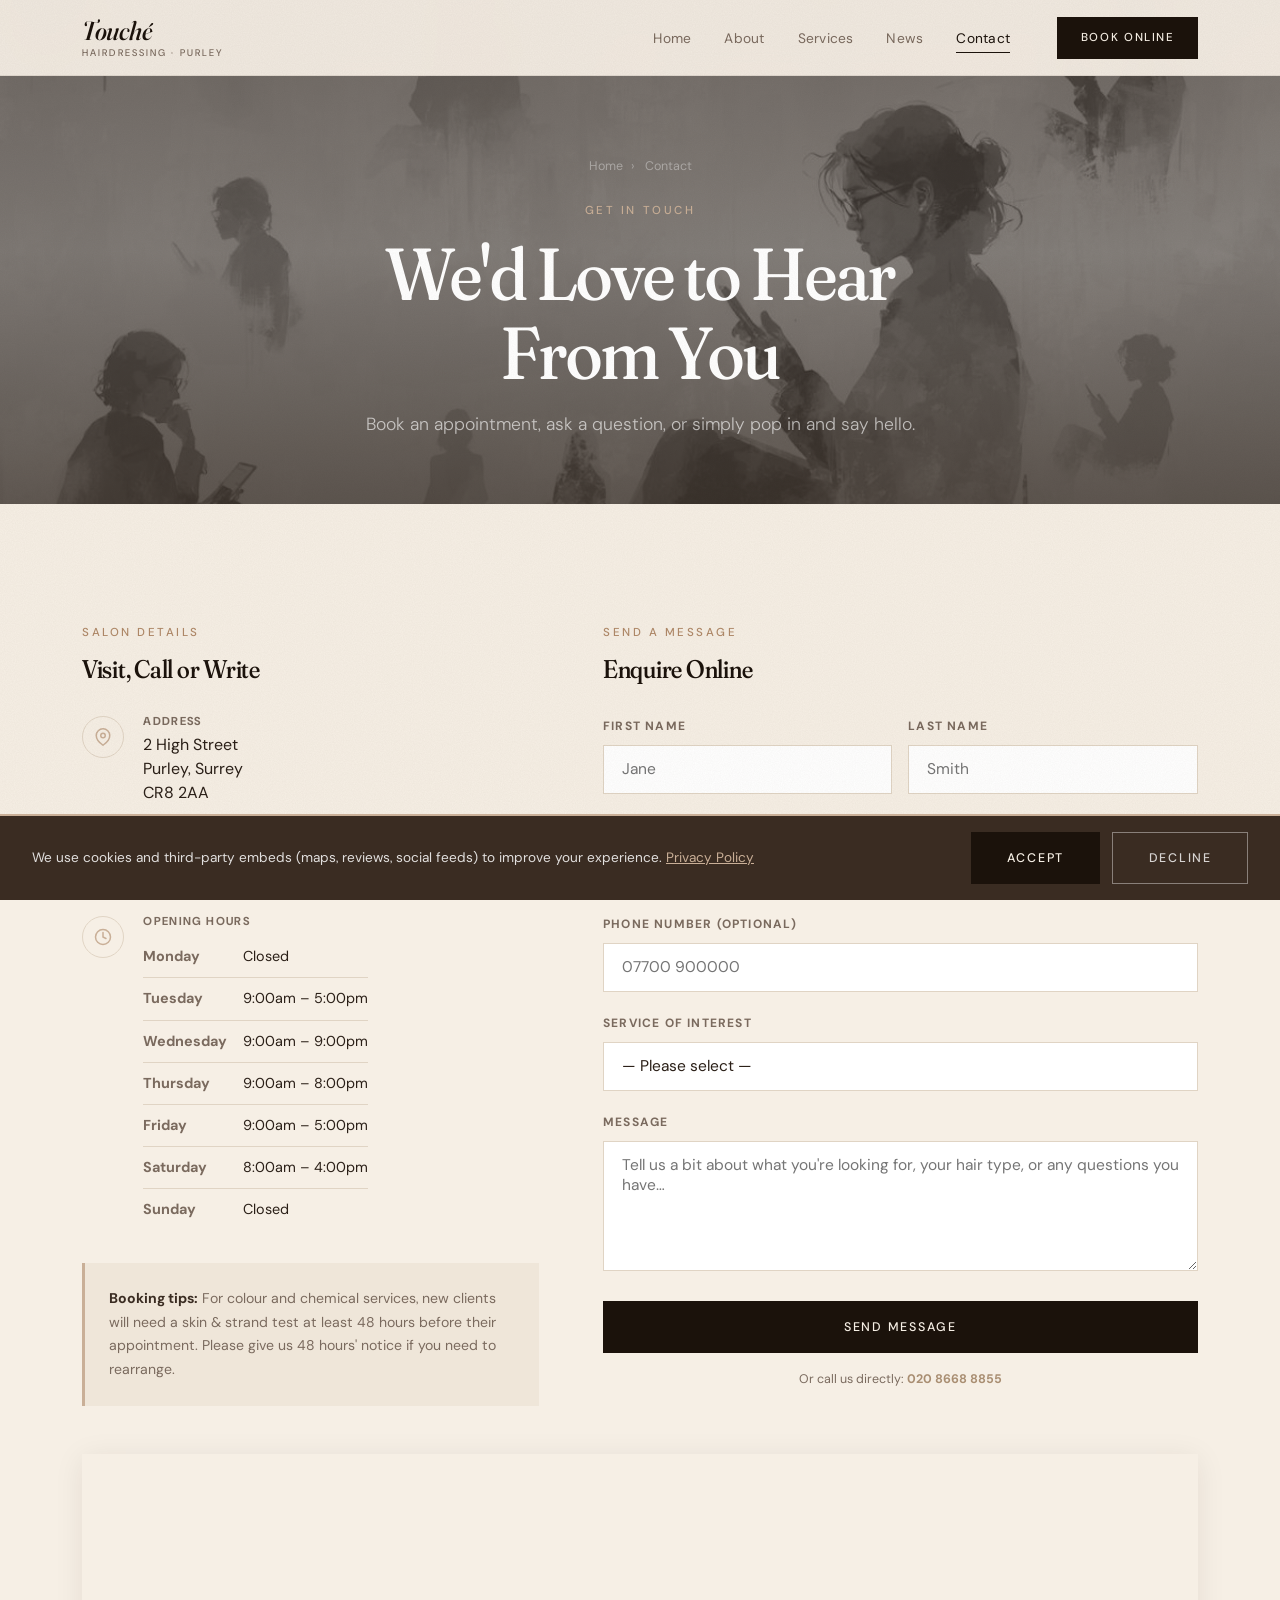
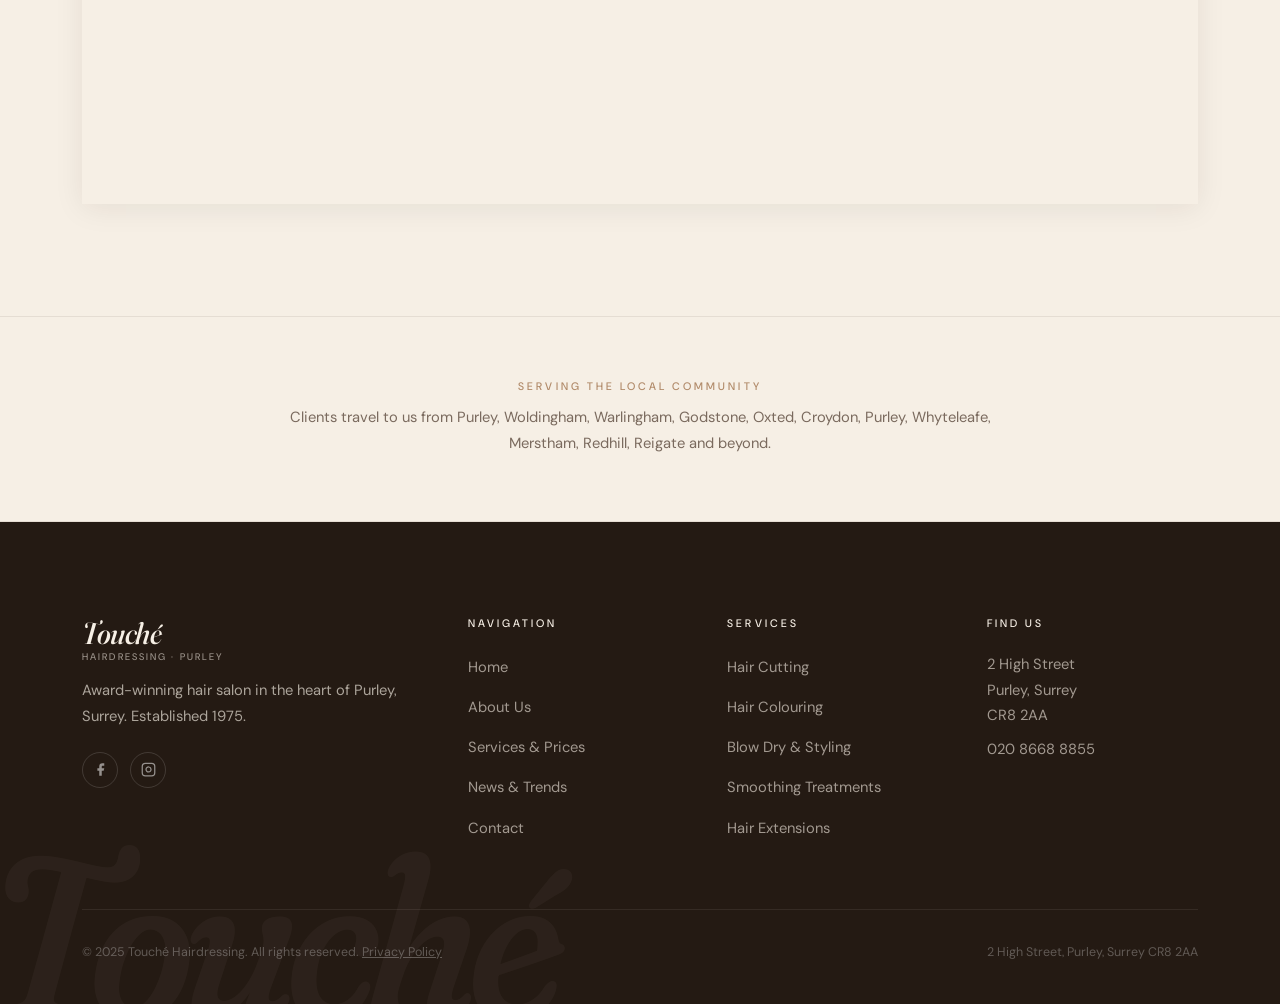
<file: contact.html>
<!DOCTYPE html>
<html lang="en-GB">
<head>
  <meta charset="UTF-8">
  <meta name="viewport" content="width=device-width, initial-scale=1.0">
  <title>Contact Touché Hairdressing Purley | Book an Appointment</title>
  <meta name="description" content="Contact Touché Hairdressing Purley. Call 020 8668 8855, visit us at 2 High Street, Purley CR8 2AA, or send a message. Open Mon–Sat including late evenings Wed &amp; Thu.">
  <meta name="keywords" content="contact Touché hairdressing, book hair appointment Purley, hair salon Purley phone number, hair salon High Street Purley">
  <link rel="canonical" href="https://www.touchepurley.hair/contact.html">

  <meta property="og:type" content="website">
  <meta property="og:url" content="https://www.touchepurley.hair/contact.html">
  <meta property="og:title" content="Contact Touché Hairdressing Purley | Book an Appointment">
  <meta property="og:description" content="Get in touch with Touché Hairdressing, Purley. Call 020 8668 8855 or send us a message — we'd love to hear from you.">

  <link rel="icon" type="image/x-icon" href="Images/favicon.ico">
  <link rel="icon" type="image/png" sizes="32x32" href="Images/favicon-32x32.png">
  <link rel="icon" type="image/png" sizes="16x16" href="Images/favicon-16x16.png">
  <link rel="apple-touch-icon" href="Images/apple-touch-icon.png">
  <link rel="manifest" href="Images/site.webmanifest">

  <link rel="stylesheet" href="css/style.css">
</head>
<body>

<!-- ===== NAVIGATION ===== -->
<nav class="nav" aria-label="Main navigation">
  <div class="nav__container">
    <a href="index.html" class="nav__logo">Touché<span>Hairdressing · Purley</span></a>
    <ul class="nav__links" role="list">
      <li><a href="index.html">Home</a></li>
      <li><a href="about.html">About</a></li>
      <li><a href="services.html">Services</a></li>
      <li><a href="news/">News</a></li>
      <li><a href="contact.html" class="active">Contact</a></li>
    </ul>
    <a href="https://s-iq.co/BookingPortal/dist/?salonid=87d9f85d-e9d9-4cce-bb3a-cd9e79d4d83f&amp;tab=contact" class="btn btn--gold nav__cta" target="_blank" rel="noopener">Book Online</a>
    <button class="nav__hamburger" aria-label="Toggle navigation menu" aria-expanded="false">
      <span></span><span></span><span></span>
    </button>
  </div>
</nav>

<nav class="nav__mobile" aria-label="Mobile navigation">
  <a href="index.html">Home</a>
  <a href="about.html">About</a>
  <a href="services.html">Services</a>
  <a href="news/">News</a>
  <a href="contact.html">Contact</a>
  <a href="tel:02086688855" class="btn btn--gold">Call 020 8668 8855</a>
</nav>

<!-- ===== PAGE HERO ===== -->
<header class="page-hero page-hero--img" style="background-image:url('Images/contact_header_bg.jpg')">
  <div class="breadcrumb"><a href="index.html">Home</a><span>›</span> Contact</div>
  <div class="page-hero__content">
    <span class="eyebrow" style="color:var(--gold);">Get in Touch</span>
    <h1>We'd Love to Hear From You</h1>
    <p>Book an appointment, ask a question, or simply pop in and say hello.</p>
  </div>
</header>

<!-- ===== CONTACT SECTION ===== -->
<section class="section" aria-labelledby="contact-heading">
  <div class="container">
    <h2 id="contact-heading" class="sr-only">Contact information and enquiry form</h2>

    <div class="contact-grid">
      <!-- Info -->
      <div class="reveal">
        <span class="eyebrow">Salon Details</span>
        <h3 style="font-size:1.6rem;margin-bottom:2rem;">Visit, Call or Write</h3>

        <div class="contact-info__item">
          <div class="contact-info__icon" aria-hidden="true">
            <svg viewBox="0 0 24 24" fill="none" stroke="currentColor" stroke-width="2" stroke-linecap="round"><path d="M21 10c0 7-9 13-9 13s-9-6-9-13a9 9 0 0 1 18 0z"/><circle cx="12" cy="10" r="3"/></svg>
          </div>
          <div class="contact-info__text">
            <h4>Address</h4>
            <p>2 High Street<br>Purley, Surrey<br>CR8 2AA</p>
          </div>
        </div>

        <div class="contact-info__item">
          <div class="contact-info__icon" aria-hidden="true">
            <svg viewBox="0 0 24 24" fill="none" stroke="currentColor" stroke-width="2" stroke-linecap="round"><path d="M22 16.92v3a2 2 0 0 1-2.18 2 19.79 19.79 0 0 1-8.63-3.07A19.5 19.5 0 0 1 4.69 13.5a19.79 19.79 0 0 1-3.07-8.67A2 2 0 0 1 3.6 2.69h3a2 2 0 0 1 2 1.72c.127.96.361 1.903.7 2.81a2 2 0 0 1-.45 2.11L7.91 10.4a16 16 0 0 0 6 6l.92-.92a2 2 0 0 1 2.11-.45c.907.339 1.85.573 2.81.7A2 2 0 0 1 21.73 18l.19-1.08z"/></svg>
          </div>
          <div class="contact-info__text">
            <h4>Phone</h4>
            <a href="tel:02086688855">020 8668 8855</a>
          </div>
        </div>

        <div class="contact-info__item">
          <div class="contact-info__icon" aria-hidden="true">
            <svg viewBox="0 0 24 24" fill="none" stroke="currentColor" stroke-width="2" stroke-linecap="round"><circle cx="12" cy="12" r="10"/><polyline points="12 6 12 12 16 14"/></svg>
          </div>
          <div class="contact-info__text">
            <h4>Opening Hours</h4>
            <table class="hours-table">
              <tbody data-cms="hours">
                <tr><td>Monday</td><td style="color:var(--grey-mid);">Closed</td></tr>
                <tr><td>Tuesday</td><td>9am – 5pm</td></tr>
                <tr><td>Wednesday</td><td>9am – 9pm</td></tr>
                <tr><td>Thursday</td><td>9am – 8pm</td></tr>
                <tr><td>Friday</td><td>9am – 5pm</td></tr>
                <tr><td>Saturday</td><td>8am – 4pm</td></tr>
                <tr><td>Sunday</td><td style="color:var(--grey-mid);">Closed</td></tr>
              </tbody>
            </table>
          </div>
        </div>

        <!-- Quick tip -->
        <div style="margin-top:2rem;padding:1.5rem;background:var(--warm-white);border-left:3px solid var(--gold);">
          <p style="font-size:0.88rem;color:var(--text-light);margin:0;line-height:1.7;"><strong style="color:var(--dark);">Booking tips:</strong> For colour and chemical services, new clients will need a skin &amp; strand test at least 48 hours before their appointment. Please give us 48 hours' notice if you need to rearrange.</p>
        </div>
      </div>

      <!-- Form -->
      <div class="reveal" data-delay="2">
        <span class="eyebrow">Send a Message</span>
        <h3 style="font-size:1.6rem;margin-bottom:2rem;">Enquire Online</h3>

        <form class="contact-form" novalidate>
          <div style="display:grid;grid-template-columns:1fr 1fr;gap:1rem;">
            <div class="form-group">
              <label for="first-name">First Name</label>
              <input type="text" id="first-name" name="first_name" autocomplete="given-name" required placeholder="Jane">
            </div>
            <div class="form-group">
              <label for="last-name">Last Name</label>
              <input type="text" id="last-name" name="last_name" autocomplete="family-name" required placeholder="Smith">
            </div>
          </div>

          <div class="form-group">
            <label for="email">Email Address</label>
            <input type="email" id="email" name="email" autocomplete="email" required placeholder="jane@example.com">
          </div>

          <div class="form-group">
            <label for="phone">Phone Number (optional)</label>
            <input type="tel" id="phone" name="phone" autocomplete="tel" placeholder="07700 900000">
          </div>

          <div class="form-group">
            <label for="service">Service of Interest</label>
            <select id="service" name="service">
              <option value="">— Please select —</option>
              <option>Ladies Cut &amp; Finish</option>
              <option>Gents Cut &amp; Finish</option>
              <option>Hair Colouring / Highlights</option>
              <option>Balayage</option>
              <option>Blow Dry &amp; Styling</option>
              <option>Smoothing / Straightening Treatment</option>
              <option>Hair Extensions</option>
              <option>Hair Treatment</option>
              <option>Perming</option>
              <option>General Enquiry</option>
            </select>
          </div>

          <div class="form-group">
            <label for="message">Message</label>
            <textarea id="message" name="message" required placeholder="Tell us a bit about what you're looking for, your hair type, or any questions you have…"></textarea>
          </div>

          <button type="submit" class="btn btn--gold" style="width:100%;">Send Message</button>

          <p style="font-size:0.78rem;color:var(--text-light);margin-top:1rem;text-align:center;">Or call us directly: <a href="tel:02086688855" style="color:var(--gold-dark);font-weight:700;">020 8668 8855</a></p>
        </form>
      </div>
    </div>

    <!-- Map -->
    <div class="map-wrapper" aria-label="Map showing Touché Hairdressing location">
      <div class="consent-placeholder" style="display:none;">
        <p>Map disabled — <button onclick="cookieAccept()" style="background:none;border:none;color:var(--gold);cursor:pointer;text-decoration:underline;font-size:inherit;">accept cookies</button> to view the map.</p>
      </div>
      <iframe
        data-src="https://www.google.com/maps/embed?pb=!1m18!1m12!1m3!1d2492.5586384144954!2d-0.1153336!3d51.33763739999999!2m3!1f0!2f0!3f0!3m2!1i1024!2i768!4f13.1!3m3!1m2!1s0x4875fdf2bf75ce19%3A0x90f011b50683b6a5!2sTouch%C3%A9%20Hairdressing%20Purley!5e0!3m2!1sen!2suk!4v1773612486551!5m2!1sen!2suk"
        allowfullscreen=""
        loading="lazy"
        referrerpolicy="no-referrer-when-downgrade"
        title="Touché Hairdressing Purley — 2 High Street, Purley CR8 2AA">
      </iframe>
    </div>
  </div>
</section>

<!-- ===== LOCATION STRIP ===== -->
<div class="location-strip">
  <div class="container">
    <h3>Serving the Local Community</h3>
    <p>Clients travel to us from Purley, Woldingham, Warlingham, Godstone, Oxted, Croydon, Purley, Whyteleafe, Merstham, Redhill, Reigate and beyond.</p>
  </div>
</div>

<!-- ===== FOOTER ===== -->
<footer class="footer" aria-label="Site footer">
  <div class="container">
    <div class="footer__grid">
      <div class="footer__brand">
        <a href="index.html" class="nav__logo">Touché<span>Hairdressing · Purley</span></a>
        <p>Award-winning hair salon in the heart of Purley, Surrey. Established 1975.</p>
        <div class="footer__social">
          <a href="https://www.facebook.com/touchehairpurley" aria-label="Facebook" target="_blank" rel="noopener"><svg viewBox="0 0 24 24" fill="currentColor"><path d="M18 2h-3a5 5 0 0 0-5 5v3H7v4h3v8h4v-8h3l1-4h-4V7a1 1 0 0 1 1-1h3z"/></svg></a>
          <a href="https://www.instagram.com/touchehairdressingpurley/" aria-label="Instagram" target="_blank" rel="noopener"><svg viewBox="0 0 24 24" fill="none" stroke="currentColor" stroke-width="2"><rect x="2" y="2" width="20" height="20" rx="5"/><path d="M16 11.37A4 4 0 1 1 12.63 8 4 4 0 0 1 16 11.37z"/><line x1="17.5" y1="6.5" x2="17.51" y2="6.5"/></svg></a>
        </div>
      </div>
      <div class="footer__col">
        <h4>Navigation</h4>
        <ul>
          <li><a href="index.html">Home</a></li>
          <li><a href="about.html">About Us</a></li>
          <li><a href="services.html">Services &amp; Prices</a></li>
          <li><a href="news/">News &amp; Trends</a></li>
          <li><a href="contact.html">Contact</a></li>
        </ul>
      </div>
      <div class="footer__col">
        <h4>Services</h4>
        <ul>
          <li><a href="services.html">Hair Cutting</a></li>
          <li><a href="services.html">Hair Colouring</a></li>
          <li><a href="services.html">Blow Dry &amp; Styling</a></li>
          <li><a href="services.html">Smoothing Treatments</a></li>
          <li><a href="services.html">Hair Extensions</a></li>
        </ul>
      </div>
      <div class="footer__col">
        <h4>Find Us</h4>
        <p>2 High Street<br>Purley, Surrey<br>CR8 2AA</p>
        <p><a href="tel:02086688855">020 8668 8855</a></p>
      </div>
    </div>
    <div class="footer__bottom">
      <p>&copy; 2025 Touché Hairdressing. All rights reserved. <a href="/privacy.html" style="color:inherit;text-decoration:underline;">Privacy Policy</a></p>
      <p>2 High Street, Purley, Surrey CR8 2AA</p>
    </div>
  </div>
</footer>

<!-- ===== COOKIE BANNER ===== -->
<div id="cookie-banner" style="display:none;" role="dialog" aria-label="Cookie consent">
  <p>We use cookies and third-party embeds (maps, reviews, social feeds) to improve your experience. <a href="/privacy.html">Privacy Policy</a></p>
  <div class="cookie-banner__btns">
    <button onclick="cookieAccept()" class="btn btn--gold">Accept</button>
    <button onclick="cookieDecline()" class="btn btn--outline-dark">Decline</button>
  </div>
</div>
<script src="js/cookies.js"></script>
<script src="js/main.js"></script>
<script src="js/cms.js"></script>
<script>
(function () {
  var form   = document.querySelector('.contact-form');
  var btn    = form.querySelector('[type="submit"]');
  var status = document.createElement('div');
  status.style.cssText = 'margin-top:1rem;padding:0.9rem 1rem;border-radius:8px;font-size:0.9rem;display:none;';
  btn.insertAdjacentElement('afterend', status);

  function showMsg(msg, ok) {
    status.textContent = msg;
    status.style.background  = ok ? 'rgba(127,184,150,0.15)' : 'rgba(229,115,115,0.12)';
    status.style.color       = ok ? '#2d7a4f' : '#c0392b';
    status.style.border      = ok ? '1px solid rgba(127,184,150,0.35)' : '1px solid rgba(229,115,115,0.35)';
    status.style.display     = 'block';
  }

  form.addEventListener('submit', function (e) {
    e.preventDefault();
    fetch('admin-data.json?v=' + Date.now())
      .then(function (r) { return r.ok ? r.json() : Promise.reject(); })
      .then(function (data) {
        var endpoint = data.formEndpoint || '';
        if (!endpoint) {
          showMsg('Sorry, the contact form is not yet configured. Please call us on 020 8668 8855.', false);
          return;
        }
        btn.disabled = true;
        btn.textContent = 'Sending…';
        return fetch(endpoint, {
          method:  'POST',
          headers: { 'Accept': 'application/json' },
          body:    new FormData(form)
        });
      })
      .then(function (res) {
        if (!res) return; // endpoint not set — already handled
        btn.disabled    = false;
        btn.textContent = 'Send Message';
        if (res.ok) {
          showMsg('Thank you — your message has been sent. We\'ll be in touch shortly.', true);
          form.reset();
        } else {
          res.json().then(function (body) {
            console.error('Formspree error', res.status, body);
          }).catch(function () {
            console.error('Formspree error', res.status);
          });
          showMsg('Something went wrong. Please try again or call us on 020 8668 8855.', false);
        }
      })
      .catch(function (err) {
        btn.disabled    = false;
        btn.textContent = 'Send Message';
        console.error('Form submission error', err);
        showMsg('Could not send your message. Please call us on 020 8668 8855.', false);
      });
  });
}());
</script>
</body>
</html>
</file>
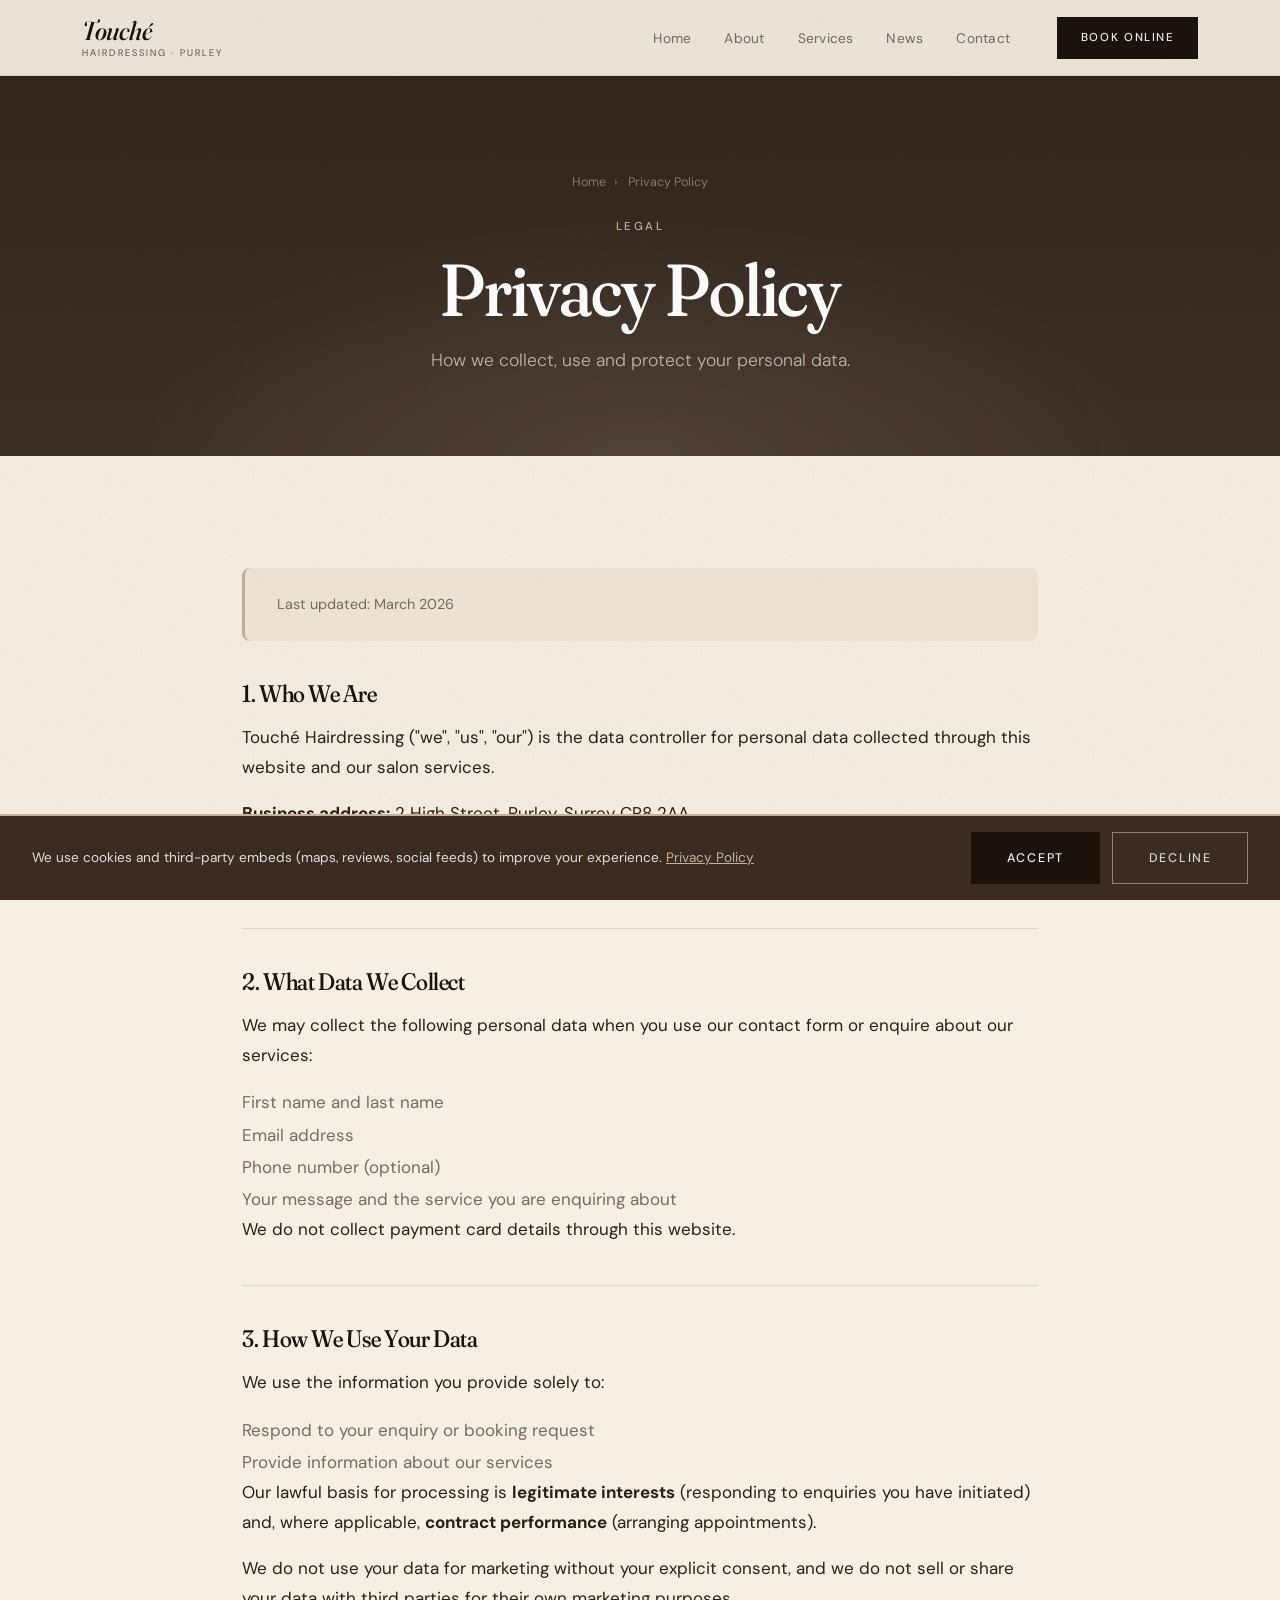
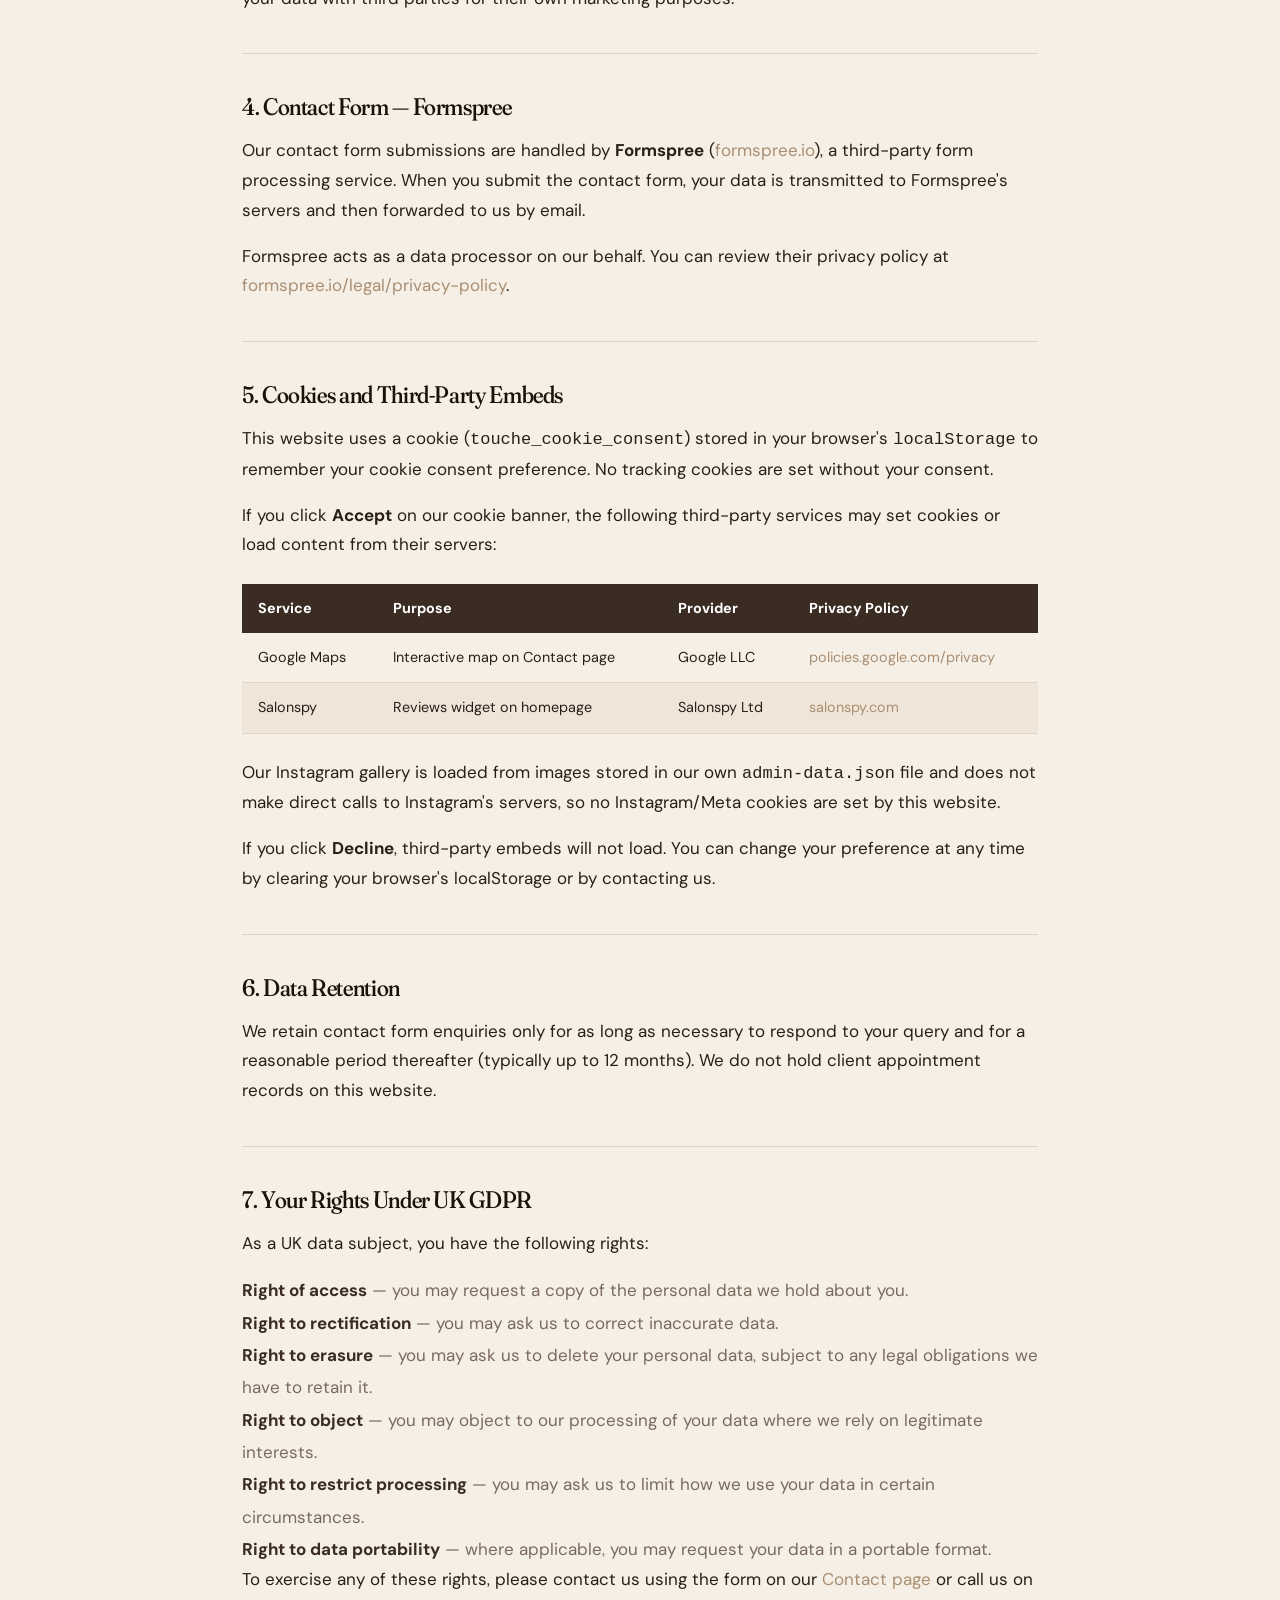
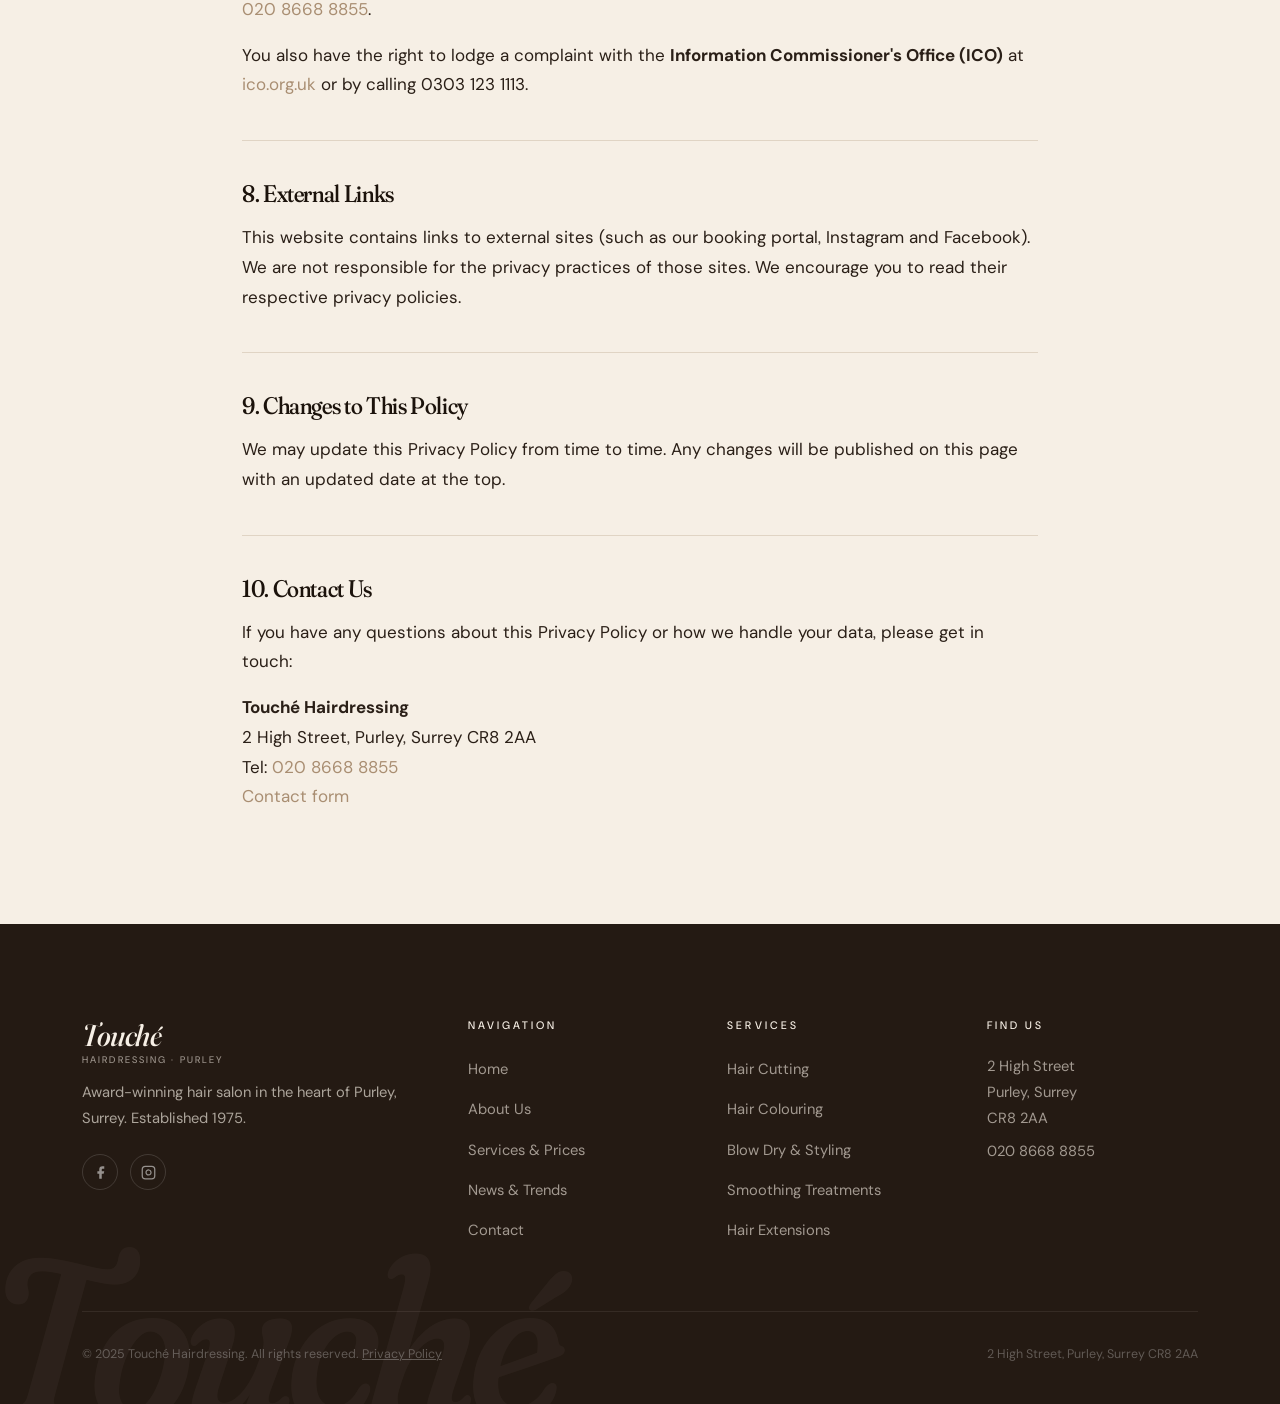
<file: privacy.html>
<!DOCTYPE html>
<html lang="en-GB">
<head>
  <meta charset="UTF-8">
  <meta name="viewport" content="width=device-width, initial-scale=1.0">
  <title>Privacy Policy | Touché Hairdressing Purley</title>
  <meta name="description" content="Privacy Policy for Touché Hairdressing Purley. How we collect, use and protect your personal data under UK GDPR.">
  <link rel="canonical" href="https://www.touchepurley.hair/privacy.html">

  <meta property="og:type" content="website">
  <meta property="og:url" content="https://www.touchepurley.hair/privacy.html">
  <meta property="og:title" content="Privacy Policy | Touché Hairdressing Purley">
  <meta property="og:description" content="How Touché Hairdressing Purley collects, uses and protects your personal data.">

  <link rel="icon" type="image/x-icon" href="Images/favicon.ico">
  <link rel="icon" type="image/png" sizes="32x32" href="Images/favicon-32x32.png">
  <link rel="icon" type="image/png" sizes="16x16" href="Images/favicon-16x16.png">
  <link rel="apple-touch-icon" href="Images/apple-touch-icon.png">
  <link rel="manifest" href="Images/site.webmanifest">

  <link rel="stylesheet" href="css/style.css">
</head>
<body>

<!-- ===== NAVIGATION ===== -->
<nav class="nav" aria-label="Main navigation">
  <div class="nav__container">
    <a href="index.html" class="nav__logo">Touché<span>Hairdressing · Purley</span></a>
    <ul class="nav__links" role="list">
      <li><a href="index.html">Home</a></li>
      <li><a href="about.html">About</a></li>
      <li><a href="services.html">Services</a></li>
      <li><a href="news/">News</a></li>
      <li><a href="contact.html">Contact</a></li>
    </ul>
    <a href="https://s-iq.co/BookingPortal/dist/?salonid=87d9f85d-e9d9-4cce-bb3a-cd9e79d4d83f&amp;tab=contact" class="btn btn--gold nav__cta" target="_blank" rel="noopener">Book Online</a>
    <button class="nav__hamburger" aria-label="Toggle navigation menu" aria-expanded="false">
      <span></span><span></span><span></span>
    </button>
  </div>
</nav>

<nav class="nav__mobile" aria-label="Mobile navigation">
  <a href="index.html">Home</a>
  <a href="about.html">About</a>
  <a href="services.html">Services</a>
  <a href="news/">News</a>
  <a href="contact.html">Contact</a>
  <a href="tel:02086688855" class="btn btn--gold">Call 020 8668 8855</a>
</nav>

<!-- ===== PAGE HERO ===== -->
<header class="page-hero">
  <div class="breadcrumb"><a href="index.html">Home</a><span>›</span> Privacy Policy</div>
  <div class="page-hero__content">
    <span class="eyebrow" style="color:var(--gold);">Legal</span>
    <h1>Privacy Policy</h1>
    <p>How we collect, use and protect your personal data.</p>
  </div>
</header>

<!-- ===== CONTENT ===== -->
<section class="section" aria-labelledby="privacy-heading">
  <div class="container" style="max-width:860px;">

    <h2 id="privacy-heading" class="sr-only">Privacy Policy</h2>

    <div style="background:var(--warm-white);border-radius:8px;padding:1.5rem 2rem;margin-bottom:2.5rem;border-left:3px solid var(--gold);">
      <p style="margin:0;font-size:0.9rem;color:var(--text-light);">Last updated: March 2026</p>
    </div>

    <h2 style="font-size:1.5rem;margin-bottom:1rem;">1. Who We Are</h2>
    <p>Touché Hairdressing ("we", "us", "our") is the data controller for personal data collected through this website and our salon services.</p>
    <p><strong>Business address:</strong> 2 High Street, Purley, Surrey CR8 2AA<br>
    <strong>Telephone:</strong> <a href="tel:02086688855" style="color:var(--gold-dark);">020 8668 8855</a><br>
    <strong>Website:</strong> <a href="https://www.touchepurley.hair" style="color:var(--gold-dark);">www.touchepurley.hair</a></p>

    <hr style="border:none;border-top:1px solid var(--grey-light);margin:2.5rem 0;">

    <h2 style="font-size:1.5rem;margin-bottom:1rem;">2. What Data We Collect</h2>
    <p>We may collect the following personal data when you use our contact form or enquire about our services:</p>
    <ul style="line-height:1.9;color:var(--text-light);">
      <li>First name and last name</li>
      <li>Email address</li>
      <li>Phone number (optional)</li>
      <li>Your message and the service you are enquiring about</li>
    </ul>
    <p>We do not collect payment card details through this website.</p>

    <hr style="border:none;border-top:1px solid var(--grey-light);margin:2.5rem 0;">

    <h2 style="font-size:1.5rem;margin-bottom:1rem;">3. How We Use Your Data</h2>
    <p>We use the information you provide solely to:</p>
    <ul style="line-height:1.9;color:var(--text-light);">
      <li>Respond to your enquiry or booking request</li>
      <li>Provide information about our services</li>
    </ul>
    <p>Our lawful basis for processing is <strong>legitimate interests</strong> (responding to enquiries you have initiated) and, where applicable, <strong>contract performance</strong> (arranging appointments).</p>
    <p>We do not use your data for marketing without your explicit consent, and we do not sell or share your data with third parties for their own marketing purposes.</p>

    <hr style="border:none;border-top:1px solid var(--grey-light);margin:2.5rem 0;">

    <h2 style="font-size:1.5rem;margin-bottom:1rem;">4. Contact Form — Formspree</h2>
    <p>Our contact form submissions are handled by <strong>Formspree</strong> (<a href="https://formspree.io" target="_blank" rel="noopener" style="color:var(--gold-dark);">formspree.io</a>), a third-party form processing service. When you submit the contact form, your data is transmitted to Formspree's servers and then forwarded to us by email.</p>
    <p>Formspree acts as a data processor on our behalf. You can review their privacy policy at <a href="https://formspree.io/legal/privacy-policy" target="_blank" rel="noopener" style="color:var(--gold-dark);">formspree.io/legal/privacy-policy</a>.</p>

    <hr style="border:none;border-top:1px solid var(--grey-light);margin:2.5rem 0;">

    <h2 style="font-size:1.5rem;margin-bottom:1rem;">5. Cookies and Third-Party Embeds</h2>
    <p>This website uses a cookie (<code>touche_cookie_consent</code>) stored in your browser's <code>localStorage</code> to remember your cookie consent preference. No tracking cookies are set without your consent.</p>
    <p>If you click <strong>Accept</strong> on our cookie banner, the following third-party services may set cookies or load content from their servers:</p>

    <div style="overflow-x:auto;margin:1.5rem 0;">
      <table style="width:100%;border-collapse:collapse;font-size:0.9rem;">
        <thead>
          <tr style="background:var(--dark);color:var(--white);">
            <th style="padding:0.75rem 1rem;text-align:left;">Service</th>
            <th style="padding:0.75rem 1rem;text-align:left;">Purpose</th>
            <th style="padding:0.75rem 1rem;text-align:left;">Provider</th>
            <th style="padding:0.75rem 1rem;text-align:left;">Privacy Policy</th>
          </tr>
        </thead>
        <tbody>
          <tr style="border-bottom:1px solid var(--grey-light);">
            <td style="padding:0.75rem 1rem;">Google Maps</td>
            <td style="padding:0.75rem 1rem;">Interactive map on Contact page</td>
            <td style="padding:0.75rem 1rem;">Google LLC</td>
            <td style="padding:0.75rem 1rem;"><a href="https://policies.google.com/privacy" target="_blank" rel="noopener" style="color:var(--gold-dark);">policies.google.com/privacy</a></td>
          </tr>
          <tr style="border-bottom:1px solid var(--grey-light);background:var(--warm-white);">
            <td style="padding:0.75rem 1rem;">Salonspy</td>
            <td style="padding:0.75rem 1rem;">Reviews widget on homepage</td>
            <td style="padding:0.75rem 1rem;">Salonspy Ltd</td>
            <td style="padding:0.75rem 1rem;"><a href="https://www.salonspy.com" target="_blank" rel="noopener" style="color:var(--gold-dark);">salonspy.com</a></td>
          </tr>
        </tbody>
      </table>
    </div>

    <p>Our Instagram gallery is loaded from images stored in our own <code>admin-data.json</code> file and does not make direct calls to Instagram's servers, so no Instagram/Meta cookies are set by this website.</p>
    <p>If you click <strong>Decline</strong>, third-party embeds will not load. You can change your preference at any time by clearing your browser's localStorage or by contacting us.</p>

    <hr style="border:none;border-top:1px solid var(--grey-light);margin:2.5rem 0;">

    <h2 style="font-size:1.5rem;margin-bottom:1rem;">6. Data Retention</h2>
    <p>We retain contact form enquiries only for as long as necessary to respond to your query and for a reasonable period thereafter (typically up to 12 months). We do not hold client appointment records on this website.</p>

    <hr style="border:none;border-top:1px solid var(--grey-light);margin:2.5rem 0;">

    <h2 style="font-size:1.5rem;margin-bottom:1rem;">7. Your Rights Under UK GDPR</h2>
    <p>As a UK data subject, you have the following rights:</p>
    <ul style="line-height:1.9;color:var(--text-light);">
      <li><strong style="color:var(--dark);">Right of access</strong> — you may request a copy of the personal data we hold about you.</li>
      <li><strong style="color:var(--dark);">Right to rectification</strong> — you may ask us to correct inaccurate data.</li>
      <li><strong style="color:var(--dark);">Right to erasure</strong> — you may ask us to delete your personal data, subject to any legal obligations we have to retain it.</li>
      <li><strong style="color:var(--dark);">Right to object</strong> — you may object to our processing of your data where we rely on legitimate interests.</li>
      <li><strong style="color:var(--dark);">Right to restrict processing</strong> — you may ask us to limit how we use your data in certain circumstances.</li>
      <li><strong style="color:var(--dark);">Right to data portability</strong> — where applicable, you may request your data in a portable format.</li>
    </ul>
    <p>To exercise any of these rights, please contact us using the form on our <a href="contact.html" style="color:var(--gold-dark);">Contact page</a> or call us on <a href="tel:02086688855" style="color:var(--gold-dark);">020 8668 8855</a>.</p>
    <p>You also have the right to lodge a complaint with the <strong>Information Commissioner's Office (ICO)</strong> at <a href="https://ico.org.uk" target="_blank" rel="noopener" style="color:var(--gold-dark);">ico.org.uk</a> or by calling 0303 123 1113.</p>

    <hr style="border:none;border-top:1px solid var(--grey-light);margin:2.5rem 0;">

    <h2 style="font-size:1.5rem;margin-bottom:1rem;">8. External Links</h2>
    <p>This website contains links to external sites (such as our booking portal, Instagram and Facebook). We are not responsible for the privacy practices of those sites. We encourage you to read their respective privacy policies.</p>

    <hr style="border:none;border-top:1px solid var(--grey-light);margin:2.5rem 0;">

    <h2 style="font-size:1.5rem;margin-bottom:1rem;">9. Changes to This Policy</h2>
    <p>We may update this Privacy Policy from time to time. Any changes will be published on this page with an updated date at the top.</p>

    <hr style="border:none;border-top:1px solid var(--grey-light);margin:2.5rem 0;">

    <h2 style="font-size:1.5rem;margin-bottom:1rem;">10. Contact Us</h2>
    <p>If you have any questions about this Privacy Policy or how we handle your data, please get in touch:</p>
    <p>
      <strong>Touché Hairdressing</strong><br>
      2 High Street, Purley, Surrey CR8 2AA<br>
      Tel: <a href="tel:02086688855" style="color:var(--gold-dark);">020 8668 8855</a><br>
      <a href="contact.html" style="color:var(--gold-dark);">Contact form</a>
    </p>

  </div>
</section>

<!-- ===== FOOTER ===== -->
<footer class="footer" aria-label="Site footer">
  <div class="container">
    <div class="footer__grid">
      <div class="footer__brand">
        <a href="index.html" class="nav__logo">Touché<span>Hairdressing · Purley</span></a>
        <p>Award-winning hair salon in the heart of Purley, Surrey. Established 1975.</p>
        <div class="footer__social">
          <a href="https://www.facebook.com/touchehairpurley" aria-label="Facebook" target="_blank" rel="noopener"><svg viewBox="0 0 24 24" fill="currentColor"><path d="M18 2h-3a5 5 0 0 0-5 5v3H7v4h3v8h4v-8h3l1-4h-4V7a1 1 0 0 1 1-1h3z"/></svg></a>
          <a href="https://www.instagram.com/touchehairdressingpurley/" aria-label="Instagram" target="_blank" rel="noopener"><svg viewBox="0 0 24 24" fill="none" stroke="currentColor" stroke-width="2"><rect x="2" y="2" width="20" height="20" rx="5"/><path d="M16 11.37A4 4 0 1 1 12.63 8 4 4 0 0 1 16 11.37z"/><line x1="17.5" y1="6.5" x2="17.51" y2="6.5"/></svg></a>
        </div>
      </div>
      <div class="footer__col">
        <h4>Navigation</h4>
        <ul>
          <li><a href="index.html">Home</a></li>
          <li><a href="about.html">About Us</a></li>
          <li><a href="services.html">Services &amp; Prices</a></li>
          <li><a href="news/">News &amp; Trends</a></li>
          <li><a href="contact.html">Contact</a></li>
        </ul>
      </div>
      <div class="footer__col">
        <h4>Services</h4>
        <ul>
          <li><a href="services.html">Hair Cutting</a></li>
          <li><a href="services.html">Hair Colouring</a></li>
          <li><a href="services.html">Blow Dry &amp; Styling</a></li>
          <li><a href="services.html">Smoothing Treatments</a></li>
          <li><a href="services.html">Hair Extensions</a></li>
        </ul>
      </div>
      <div class="footer__col">
        <h4>Find Us</h4>
        <p>2 High Street<br>Purley, Surrey<br>CR8 2AA</p>
        <p><a href="tel:02086688855">020 8668 8855</a></p>
      </div>
    </div>
    <div class="footer__bottom">
      <p>&copy; 2025 Touché Hairdressing. All rights reserved. <a href="/privacy.html" style="color:inherit;text-decoration:underline;">Privacy Policy</a></p>
      <p>2 High Street, Purley, Surrey CR8 2AA</p>
    </div>
  </div>
</footer>

<!-- ===== COOKIE BANNER ===== -->
<div id="cookie-banner" style="display:none;" role="dialog" aria-label="Cookie consent">
  <p>We use cookies and third-party embeds (maps, reviews, social feeds) to improve your experience. <a href="/privacy.html">Privacy Policy</a></p>
  <div class="cookie-banner__btns">
    <button onclick="cookieAccept()" class="btn btn--gold">Accept</button>
    <button onclick="cookieDecline()" class="btn btn--outline-dark">Decline</button>
  </div>
</div>
<script src="js/cookies.js"></script>
<script src="js/main.js"></script>
</body>
</html>
</file>
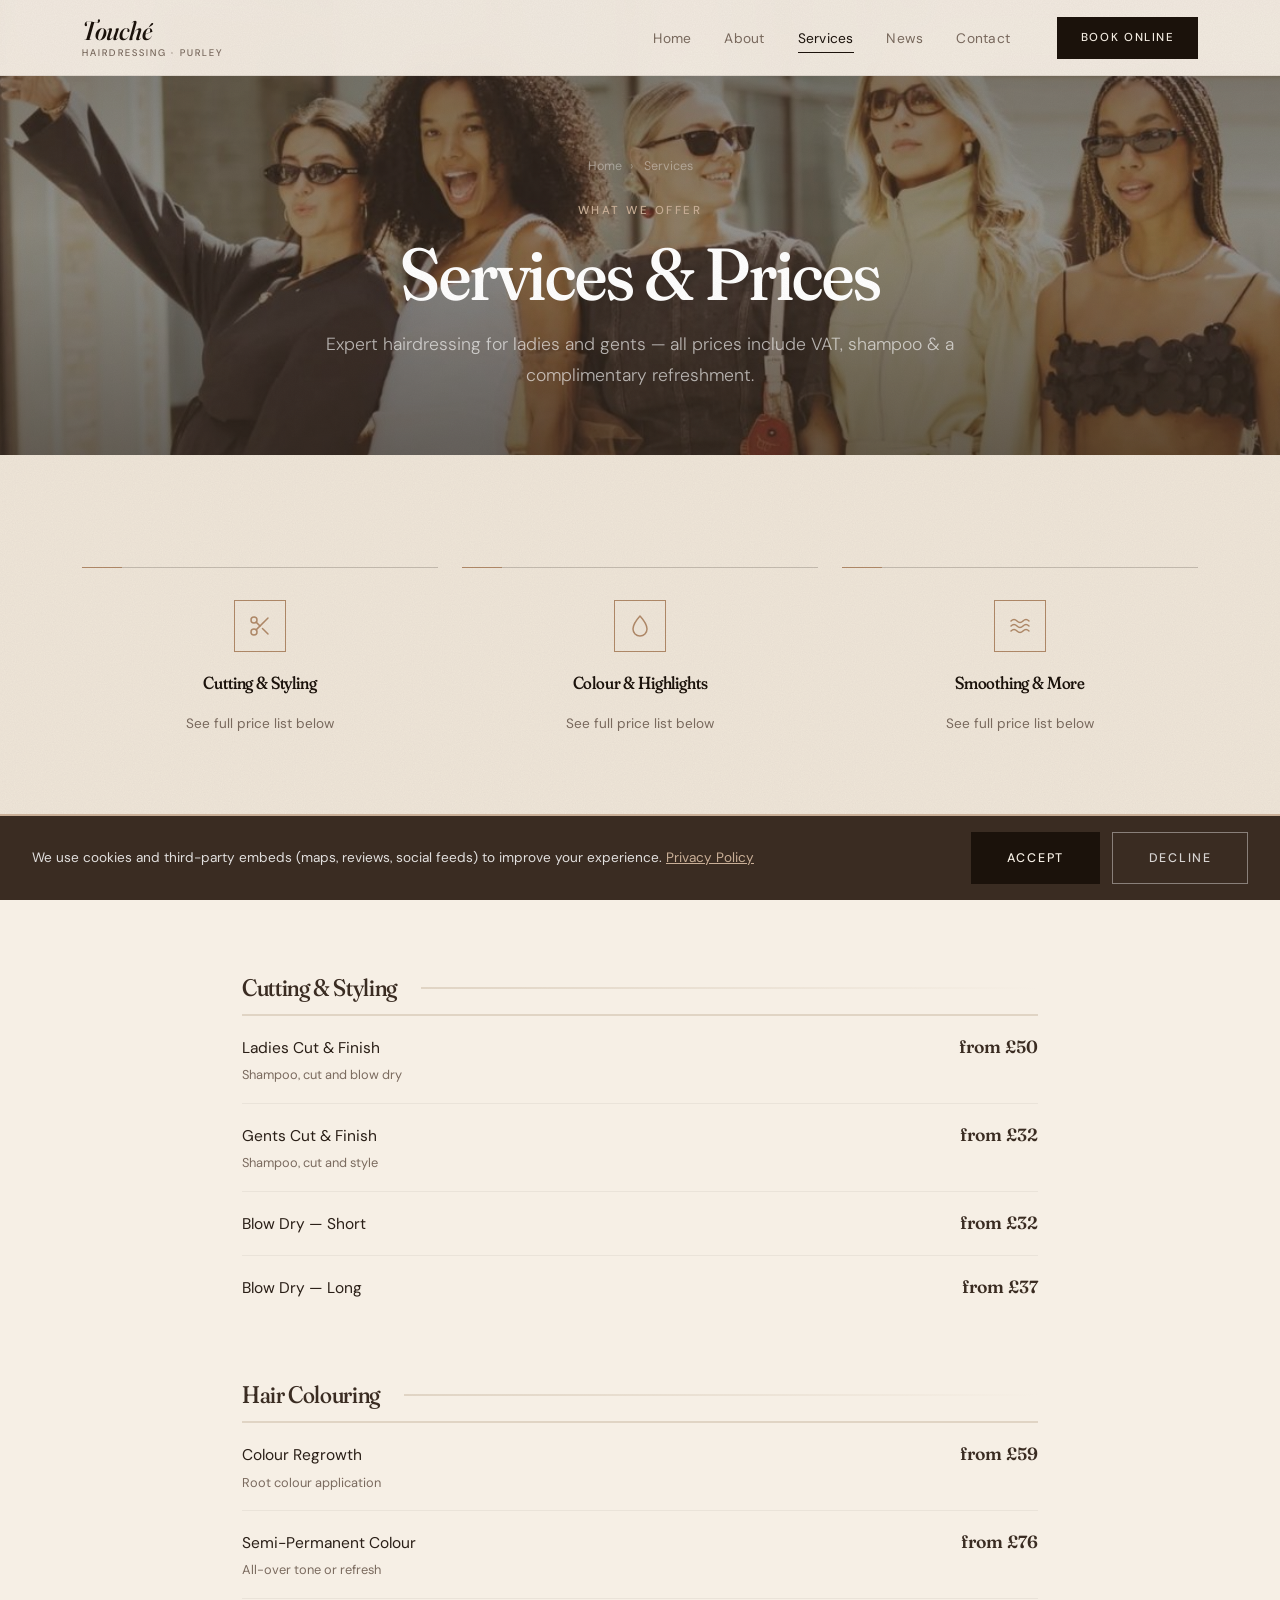
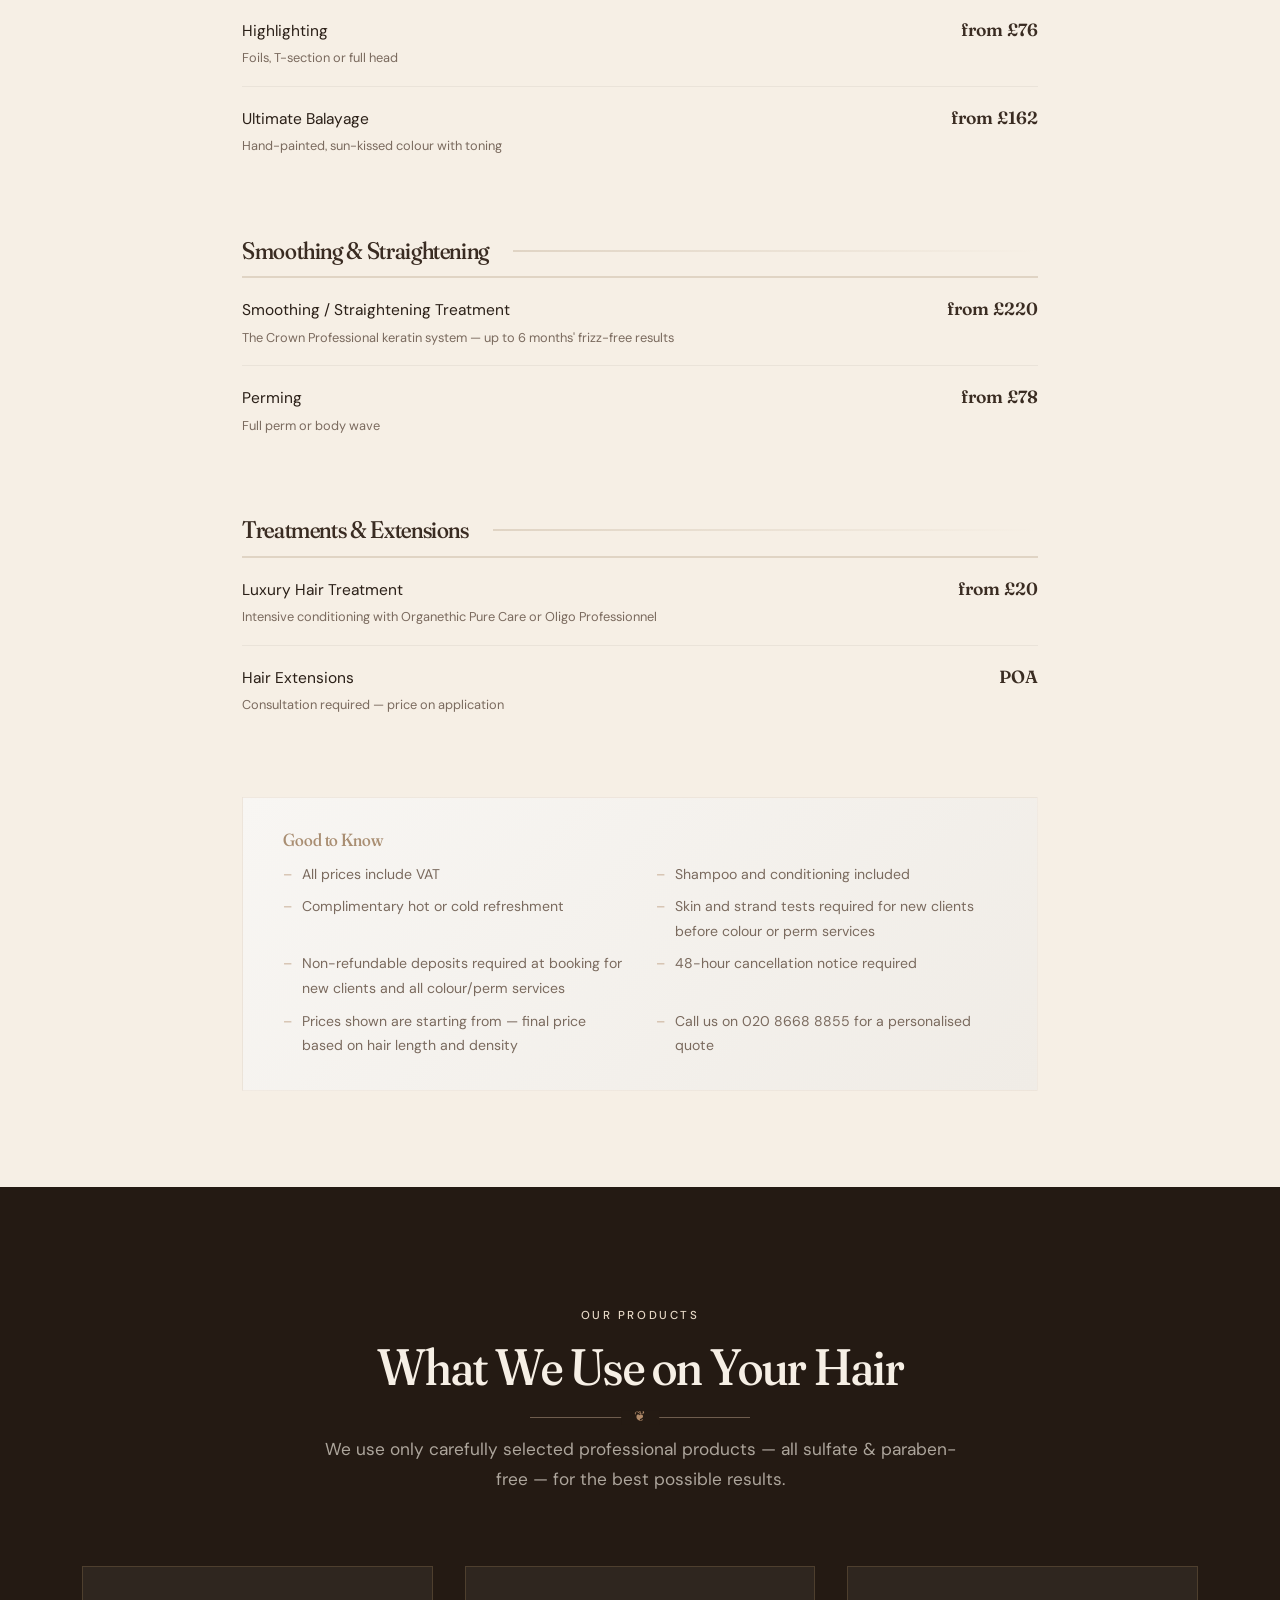
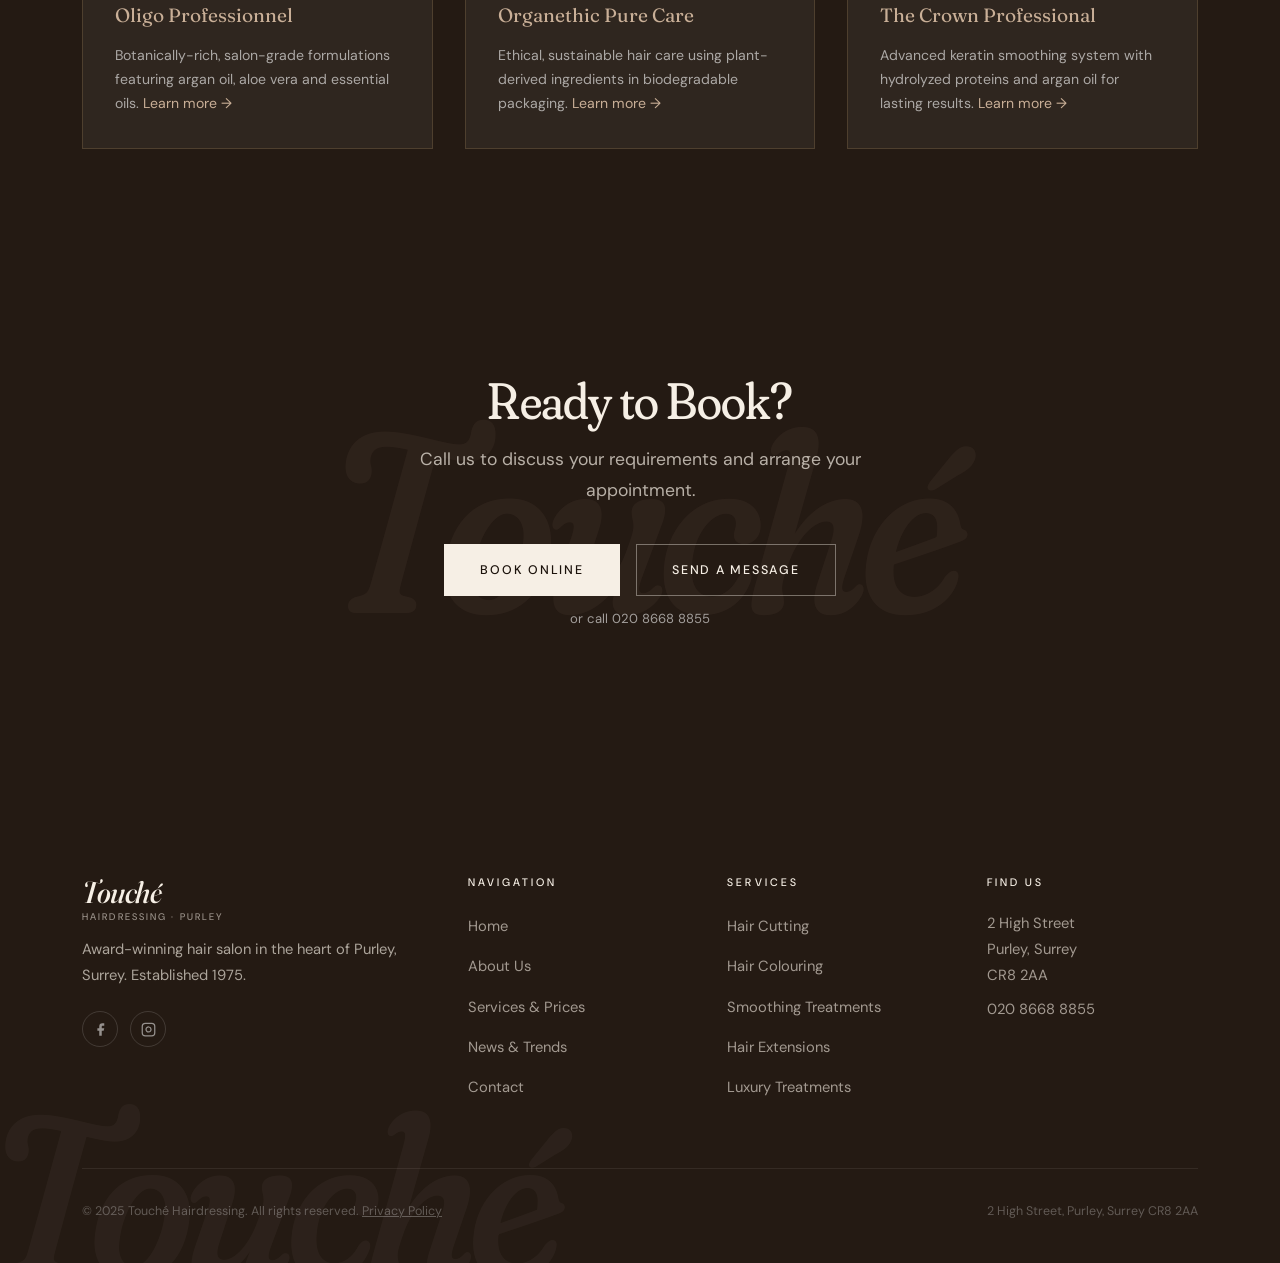
<file: services.html>
<!DOCTYPE html>
<html lang="en-GB">
<head>
  <meta charset="UTF-8">
  <meta name="viewport" content="width=device-width, initial-scale=1.0">
  <title>Hairdressing Services &amp; Prices | Touché Hairdressing Purley Surrey</title>
  <meta name="description" content="Full hairdressing services and prices at Touché Purley. Ladies and gents cuts from £30, highlights from £72, balayage from £155, smoothing from £200. Book today: 020 8668 8855.">
  <meta name="keywords" content="hairdressing prices Purley, hair cut price Surrey, balayage price Purley, highlights price Surrey, hair smoothing Purley, hair extensions price">
  <link rel="canonical" href="https://www.touchepurley.hair/services.html">

  <meta property="og:type" content="website">
  <meta property="og:url" content="https://www.touchepurley.hair/services.html">
  <meta property="og:title" content="Hairdressing Services &amp; Prices | Touché Hairdressing Purley">
  <meta property="og:description" content="Full service menu and pricing at Touché Hairdressing, Purley. Expert cuts, colour, smoothing, extensions and treatments.">

  <link rel="icon" type="image/x-icon" href="Images/favicon.ico">
  <link rel="icon" type="image/png" sizes="32x32" href="Images/favicon-32x32.png">
  <link rel="icon" type="image/png" sizes="16x16" href="Images/favicon-16x16.png">
  <link rel="apple-touch-icon" href="Images/apple-touch-icon.png">
  <link rel="manifest" href="Images/site.webmanifest">

  <link rel="stylesheet" href="css/style.css">

  <script type="application/ld+json">
  {
    "@context": "https://schema.org",
    "@type": "HairSalon",
    "name": "Touché Hairdressing",
    "url": "https://www.touchepurley.hair",
    "telephone": "+442086688855",
    "address": {
      "@type": "PostalAddress",
      "streetAddress": "2 High Street",
      "addressLocality": "Purley",
      "addressRegion": "Surrey",
      "postalCode": "CR8 2AA",
      "addressCountry": "GB"
    },
    "hasOfferCatalog": {
      "@type": "OfferCatalog",
      "name": "Hairdressing Services",
      "itemListElement": [
        {"@type":"Offer","itemOffered":{"@type":"Service","name":"Ladies Cut & Finish"},"priceSpecification":{"@type":"PriceSpecification","price":"40","priceCurrency":"GBP","minPrice":"40"}},
        {"@type":"Offer","itemOffered":{"@type":"Service","name":"Gents Cut & Finish"},"priceSpecification":{"@type":"PriceSpecification","price":"30","priceCurrency":"GBP","minPrice":"30"}},
        {"@type":"Offer","itemOffered":{"@type":"Service","name":"Colour Regrowth"},"priceSpecification":{"@type":"PriceSpecification","price":"65","priceCurrency":"GBP","minPrice":"65"}},
        {"@type":"Offer","itemOffered":{"@type":"Service","name":"Highlighting"},"priceSpecification":{"@type":"PriceSpecification","price":"72","priceCurrency":"GBP","minPrice":"72"}},
        {"@type":"Offer","itemOffered":{"@type":"Service","name":"Ultimate Balayage"},"priceSpecification":{"@type":"PriceSpecification","price":"155","priceCurrency":"GBP","minPrice":"155"}},
        {"@type":"Offer","itemOffered":{"@type":"Service","name":"Smoothing / Straightening Treatment"},"priceSpecification":{"@type":"PriceSpecification","price":"200","priceCurrency":"GBP","minPrice":"200"}}
      ]
    }
  }
  </script>
</head>
<body>

<!-- ===== NAVIGATION ===== -->
<nav class="nav" aria-label="Main navigation">
  <div class="nav__container">
    <a href="index.html" class="nav__logo">Touché<span>Hairdressing · Purley</span></a>
    <ul class="nav__links" role="list">
      <li><a href="index.html">Home</a></li>
      <li><a href="about.html">About</a></li>
      <li><a href="services.html" class="active">Services</a></li>
      <li><a href="news/">News</a></li>
      <li><a href="contact.html">Contact</a></li>
    </ul>
    <a href="https://s-iq.co/BookingPortal/dist/?salonid=87d9f85d-e9d9-4cce-bb3a-cd9e79d4d83f&amp;tab=contact" class="btn btn--gold nav__cta" target="_blank" rel="noopener">Book Online</a>
    <button class="nav__hamburger" aria-label="Toggle navigation menu" aria-expanded="false">
      <span></span><span></span><span></span>
    </button>
  </div>
</nav>

<nav class="nav__mobile" aria-label="Mobile navigation">
  <a href="index.html">Home</a>
  <a href="about.html">About</a>
  <a href="services.html">Services</a>
  <a href="news/">News</a>
  <a href="contact.html">Contact</a>
  <a href="tel:02086688855" class="btn btn--gold">Call 020 8668 8855</a>
</nav>

<!-- ===== PAGE HERO ===== -->
<header class="page-hero page-hero--img" style="background-image:url('Images/services%20header%201200%20x%20400.jpg')">
  <div class="breadcrumb"><a href="index.html">Home</a><span>›</span> Services</div>
  <div class="page-hero__content">
    <span class="eyebrow" style="color:var(--gold);">What We Offer</span>
    <h1>Services &amp; Prices</h1>
    <p>Expert hairdressing for ladies and gents — all prices include VAT, shampoo &amp; a complimentary refreshment.</p>
  </div>
</header>

<!-- ===== SERVICE INTRO ICONS ===== -->
<section class="section section--cream" aria-label="Service categories">
  <div class="container">
    <div class="grid-3" style="gap:1.5rem;">

      <a href="#cutting" style="text-decoration:none;" class="reveal">
        <div class="product-card" style="text-align:center;padding:2rem 1.5rem;">
          <div style="width:52px;height:52px;border:1px solid var(--clay);display:flex;align-items:center;justify-content:center;margin:0 auto 1rem;color:var(--clay);">
            <svg width="24" height="24" viewBox="0 0 24 24" fill="none" stroke="currentColor" stroke-width="1.5" stroke-linecap="round" stroke-linejoin="round"><circle cx="6" cy="6" r="3"/><circle cx="6" cy="18" r="3"/><line x1="20" y1="4" x2="8.12" y2="15.88"/><line x1="14.47" y1="14.48" x2="20" y2="20"/><line x1="8.12" y1="8.12" x2="12" y2="12"/></svg>
          </div>
          <div class="product-card__name" style="font-size:1.1rem;">Cutting &amp; Styling</div>
          <p style="font-size:0.85rem;">See full price list below</p>
        </div>
      </a>

      <a href="#colouring" style="text-decoration:none;" class="reveal" data-delay="2">
        <div class="product-card" style="text-align:center;padding:2rem 1.5rem;">
          <div style="width:52px;height:52px;border:1px solid var(--clay);display:flex;align-items:center;justify-content:center;margin:0 auto 1rem;color:var(--clay);">
            <svg width="24" height="24" viewBox="0 0 24 24" fill="none" stroke="currentColor" stroke-width="1.5" stroke-linecap="round" stroke-linejoin="round"><path d="M12 22C8.13 22 5 18.87 5 15c0-5.25 7-13 7-13s7 7.75 7 13c0 3.87-3.13 7-7 7z"/></svg>
          </div>
          <div class="product-card__name" style="font-size:1.1rem;">Colour &amp; Highlights</div>
          <p style="font-size:0.85rem;">See full price list below</p>
        </div>
      </a>

      <a href="#smoothing" style="text-decoration:none;" class="reveal" data-delay="4">
        <div class="product-card" style="text-align:center;padding:2rem 1.5rem;">
          <div style="width:52px;height:52px;border:1px solid var(--clay);display:flex;align-items:center;justify-content:center;margin:0 auto 1rem;color:var(--clay);">
            <svg width="24" height="24" viewBox="0 0 24 24" fill="none" stroke="currentColor" stroke-width="1.5" stroke-linecap="round" stroke-linejoin="round"><path d="M3 7c2-2 4-2 6 0s4 2 6 0 4-2 6 0"/><path d="M3 12c2-2 4-2 6 0s4 2 6 0 4-2 6 0"/><path d="M3 17c2-2 4-2 6 0s4 2 6 0 4-2 6 0"/></svg>
          </div>
          <div class="product-card__name" style="font-size:1.1rem;">Smoothing &amp; More</div>
          <p style="font-size:0.85rem;">See full price list below</p>
        </div>
      </a>

    </div>
  </div>
</section>

<!-- ===== PRICING TABLE ===== -->
<section class="pricing-section">
  <div class="container" style="max-width:860px;">
    <div id="cms-services">

    <!-- Cutting -->
    <div class="pricing-category reveal" id="cutting">
      <h2 class="pricing-category__title">Cutting &amp; Styling</h2>

      <div class="pricing-row">
        <div class="pricing-row__name">
          Ladies Cut &amp; Finish
          <span class="pricing-row__note">Shampoo, cut and blow dry</span>
        </div>
        <div class="pricing-row__price">from £40</div>
      </div>

      <div class="pricing-row">
        <div class="pricing-row__name">
          Gents Cut &amp; Finish
          <span class="pricing-row__note">Shampoo, cut and style</span>
        </div>
        <div class="pricing-row__price">from £30</div>
      </div>

      <div class="pricing-row">
        <div class="pricing-row__name">
          Blow Dry — Short
        </div>
        <div class="pricing-row__price">from £25</div>
      </div>

      <div class="pricing-row">
        <div class="pricing-row__name">
          Blow Dry — Long
        </div>
        <div class="pricing-row__price">from £28</div>
      </div>
    </div>

    <!-- Colouring -->
    <div class="pricing-category reveal" id="colouring">
      <h2 class="pricing-category__title">Hair Colouring</h2>

      <div class="pricing-row">
        <div class="pricing-row__name">
          Colour Regrowth
          <span class="pricing-row__note">Root colour application</span>
        </div>
        <div class="pricing-row__price">from £59</div>
      </div>

      <div class="pricing-row">
        <div class="pricing-row__name">
          Semi-Permanent Colour
          <span class="pricing-row__note">All-over tone or refresh</span>
        </div>
        <div class="pricing-row__price">from £73</div>
      </div>

      <div class="pricing-row">
        <div class="pricing-row__name">
          Highlighting
          <span class="pricing-row__note">Foils, T-section or full head</span>
        </div>
        <div class="pricing-row__price">from £72</div>
      </div>

      <div class="pricing-row">
        <div class="pricing-row__name">
          Ultimate Balayage
          <span class="pricing-row__note">Hand-painted, sun-kissed colour with toning</span>
        </div>
        <div class="pricing-row__price">from £155</div>
      </div>
    </div>

    <!-- Smoothing & Straightening -->
    <div class="pricing-category reveal" id="smoothing">
      <h2 class="pricing-category__title">Smoothing &amp; Straightening</h2>

      <div class="pricing-row">
        <div class="pricing-row__name">
          Smoothing / Straightening Treatment
          <span class="pricing-row__note">The Crown Professional keratin system — up to 6 months' frizz-free results</span>
        </div>
        <div class="pricing-row__price">from £200</div>
      </div>

      <div class="pricing-row">
        <div class="pricing-row__name">
          Perming
          <span class="pricing-row__note">Full perm or body wave</span>
        </div>
        <div class="pricing-row__price">from £70</div>
      </div>
    </div>

    <!-- Treatments -->
    <div class="pricing-category reveal" id="treatments">
      <h2 class="pricing-category__title">Treatments &amp; Extensions</h2>

      <div class="pricing-row">
        <div class="pricing-row__name">
          Luxury Hair Treatment
          <span class="pricing-row__note">Intensive conditioning with Organethic Pure Care or Oligo Professionnel</span>
        </div>
        <div class="pricing-row__price">from £20</div>
      </div>

      <div class="pricing-row">
        <div class="pricing-row__name">
          Hair Extensions
          <span class="pricing-row__note">Consultation required — price on application</span>
        </div>
        <div class="pricing-row__price">POA</div>
      </div>
    </div>
    </div><!-- /cms-services -->

    <!-- Pricing Notes -->
    <div class="pricing-note">
      <h4>Good to Know</h4>
      <ul>
        <li>All prices include VAT</li>
        <li>Shampoo and conditioning included</li>
        <li>Complimentary hot or cold refreshment</li>
        <li>Skin and strand tests required for new clients before colour or perm services</li>
        <li>Non-refundable deposits required at booking for new clients and all colour/perm services</li>
        <li>48-hour cancellation notice required</li>
        <li>Prices shown are starting from — final price based on hair length and density</li>
        <li>Call us on 020 8668 8855 for a personalised quote</li>
      </ul>
    </div>

  </div>
</section>

<!-- ===== PRODUCTS WE USE ===== -->
<section class="section section--dark" aria-labelledby="products-heading">
  <div class="container">
    <div class="section__header">
      <span class="eyebrow">Our Products</span>
      <h2 id="products-heading">What We Use on Your Hair</h2>
      <div class="divider"></div>
      <p>We use only carefully selected professional products — all sulfate &amp; paraben-free — for the best possible results.</p>
    </div>
    <div class="grid-3">
      <div style="background:rgba(255,255,255,0.05);border:1px solid rgba(201,164,106,0.2);padding:2rem;">
        <div style="font-family:var(--font-serif);font-size:1.2rem;color:var(--gold);margin-bottom:0.7rem;">Oligo Professionnel</div>
        <p style="font-size:0.88rem;color:rgba(255,255,255,0.6);line-height:1.7;">Botanically-rich, salon-grade formulations featuring argan oil, aloe vera and essential oils. <a href="news/oligo-professionnel.html" style="color:var(--gold);">Learn more →</a></p>
      </div>
      <div style="background:rgba(255,255,255,0.05);border:1px solid rgba(201,164,106,0.2);padding:2rem;">
        <div style="font-family:var(--font-serif);font-size:1.2rem;color:var(--gold);margin-bottom:0.7rem;">Organethic Pure Care</div>
        <p style="font-size:0.88rem;color:rgba(255,255,255,0.6);line-height:1.7;">Ethical, sustainable hair care using plant-derived ingredients in biodegradable packaging. <a href="news/organethic-pure-care.html" style="color:var(--gold);">Learn more →</a></p>
      </div>
      <div style="background:rgba(255,255,255,0.05);border:1px solid rgba(201,164,106,0.2);padding:2rem;">
        <div style="font-family:var(--font-serif);font-size:1.2rem;color:var(--gold);margin-bottom:0.7rem;">The Crown Professional</div>
        <p style="font-size:0.88rem;color:rgba(255,255,255,0.6);line-height:1.7;">Advanced keratin smoothing system with hydrolyzed proteins and argan oil for lasting results. <a href="news/the-crown-professional.html" style="color:var(--gold);">Learn more →</a></p>
      </div>
    </div>
  </div>
</section>

<!-- ===== CTA ===== -->
<div class="cta-band">
  <div class="container">
    <h2>Ready to Book?</h2>
    <p>Call us to discuss your requirements and arrange your appointment.</p>
    <div style="display:flex;gap:1rem;justify-content:center;flex-wrap:wrap;">
      <a href="https://s-iq.co/BookingPortal/dist/?salonid=87d9f85d-e9d9-4cce-bb3a-cd9e79d4d83f&amp;tab=contact" class="btn btn--gold" target="_blank" rel="noopener">Book Online</a>
      <a href="contact.html" class="btn btn--outline">Send a Message</a>
    </div>
    <p style="margin-top:0.75rem;font-size:0.82rem;"><a href="tel:02086688855" style="color:rgba(255,255,255,0.58);">or call 020 8668 8855</a></p>
  </div>
</div>

<!-- ===== FOOTER ===== -->
<footer class="footer" aria-label="Site footer">
  <div class="container">
    <div class="footer__grid">
      <div class="footer__brand">
        <a href="index.html" class="nav__logo">Touché<span>Hairdressing · Purley</span></a>
        <p>Award-winning hair salon in the heart of Purley, Surrey. Established 1975.</p>
        <div class="footer__social">
          <a href="https://www.facebook.com/touchehairpurley" aria-label="Facebook" target="_blank" rel="noopener"><svg viewBox="0 0 24 24" fill="currentColor"><path d="M18 2h-3a5 5 0 0 0-5 5v3H7v4h3v8h4v-8h3l1-4h-4V7a1 1 0 0 1 1-1h3z"/></svg></a>
          <a href="https://www.instagram.com/touchehairdressingpurley/" aria-label="Instagram" target="_blank" rel="noopener"><svg viewBox="0 0 24 24" fill="none" stroke="currentColor" stroke-width="2"><rect x="2" y="2" width="20" height="20" rx="5"/><path d="M16 11.37A4 4 0 1 1 12.63 8 4 4 0 0 1 16 11.37z"/><line x1="17.5" y1="6.5" x2="17.51" y2="6.5"/></svg></a>
        </div>
      </div>
      <div class="footer__col">
        <h4>Navigation</h4>
        <ul>
          <li><a href="index.html">Home</a></li>
          <li><a href="about.html">About Us</a></li>
          <li><a href="services.html">Services &amp; Prices</a></li>
          <li><a href="news/">News &amp; Trends</a></li>
          <li><a href="contact.html">Contact</a></li>
        </ul>
      </div>
      <div class="footer__col">
        <h4>Services</h4>
        <ul>
          <li><a href="#cutting">Hair Cutting</a></li>
          <li><a href="#colouring">Hair Colouring</a></li>
          <li><a href="#smoothing">Smoothing Treatments</a></li>
          <li><a href="#treatments">Hair Extensions</a></li>
          <li><a href="#treatments">Luxury Treatments</a></li>
        </ul>
      </div>
      <div class="footer__col">
        <h4>Find Us</h4>
        <p>2 High Street<br>Purley, Surrey<br>CR8 2AA</p>
        <p><a href="tel:02086688855">020 8668 8855</a></p>
      </div>
    </div>
    <div class="footer__bottom">
      <p>&copy; 2025 Touché Hairdressing. All rights reserved. <a href="/privacy.html" style="color:inherit;text-decoration:underline;">Privacy Policy</a></p>
      <p>2 High Street, Purley, Surrey CR8 2AA</p>
    </div>
  </div>
</footer>

<!-- ===== COOKIE BANNER ===== -->
<div id="cookie-banner" style="display:none;" role="dialog" aria-label="Cookie consent">
  <p>We use cookies and third-party embeds (maps, reviews, social feeds) to improve your experience. <a href="/privacy.html">Privacy Policy</a></p>
  <div class="cookie-banner__btns">
    <button onclick="cookieAccept()" class="btn btn--gold">Accept</button>
    <button onclick="cookieDecline()" class="btn btn--outline-dark">Decline</button>
  </div>
</div>
<script src="js/cookies.js"></script>
<script src="js/main.js"></script>
<script src="js/cms.js"></script>
</body>
</html>
</file>
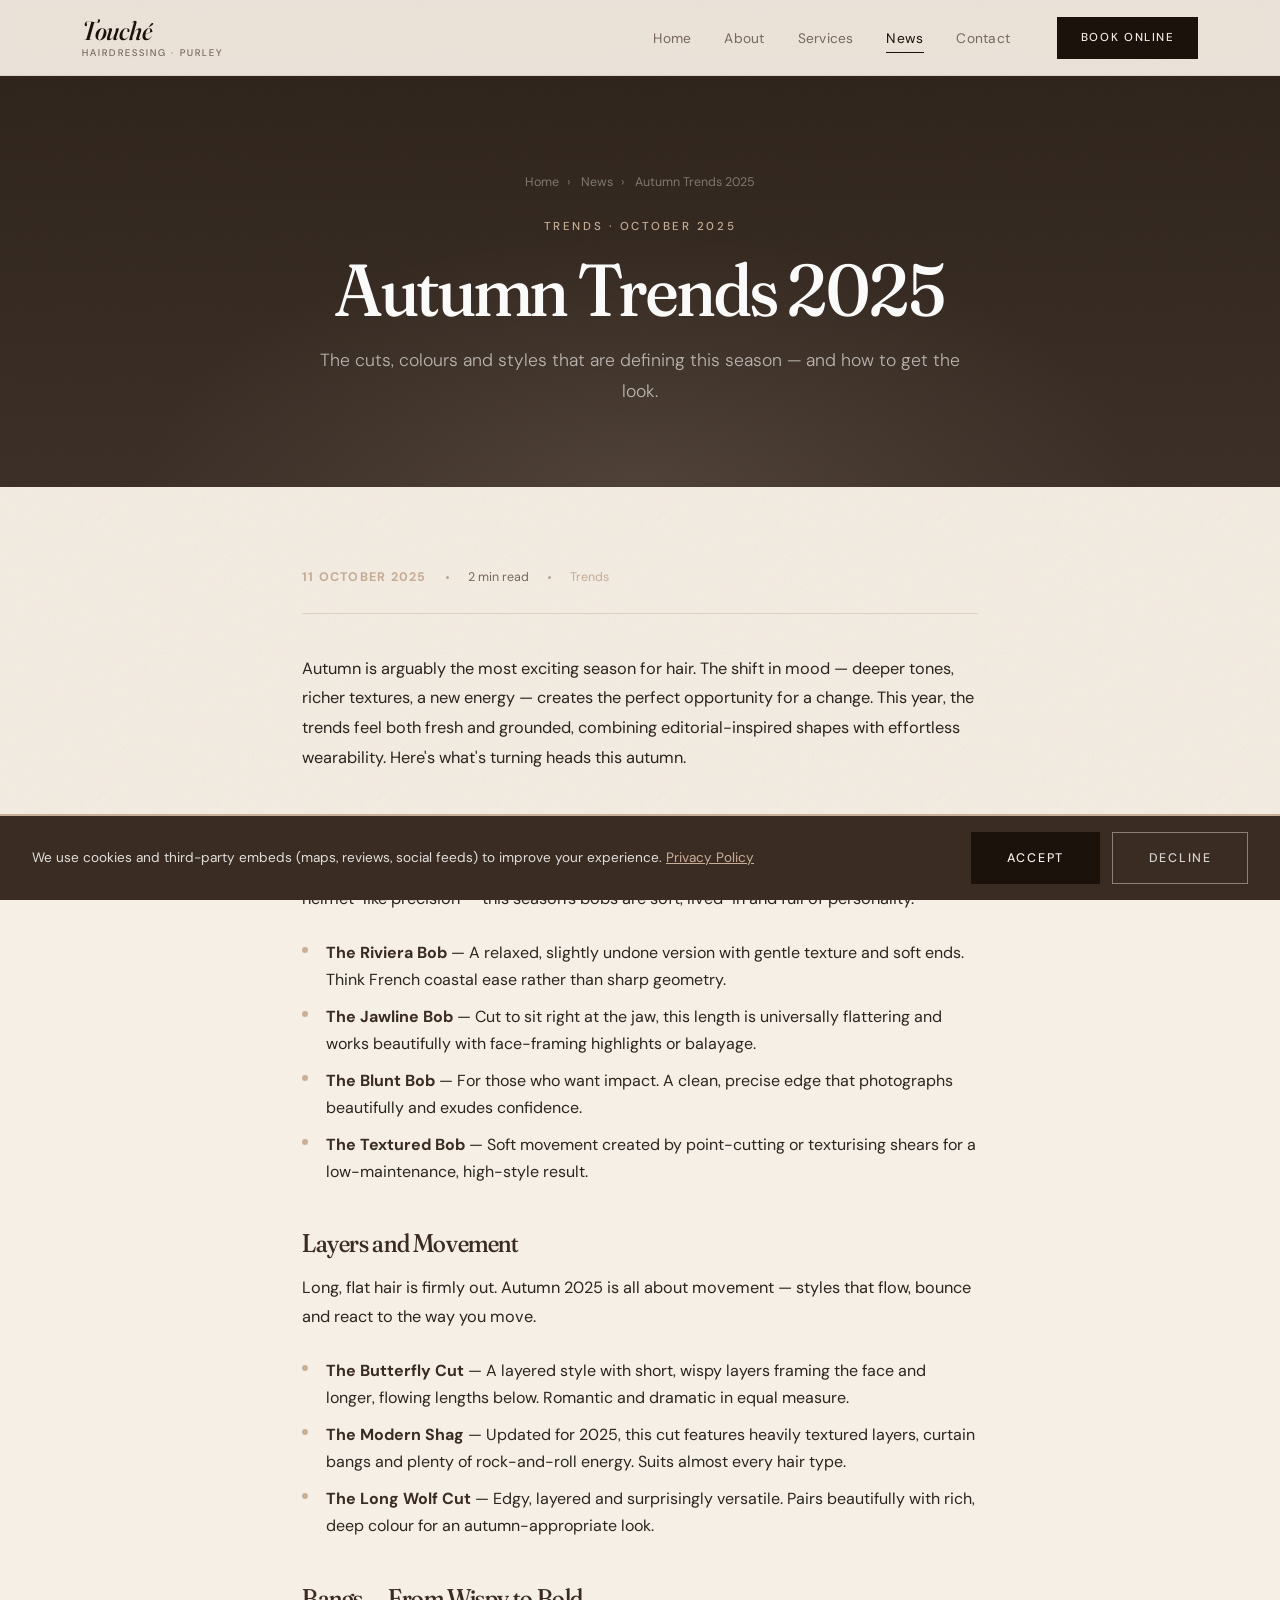
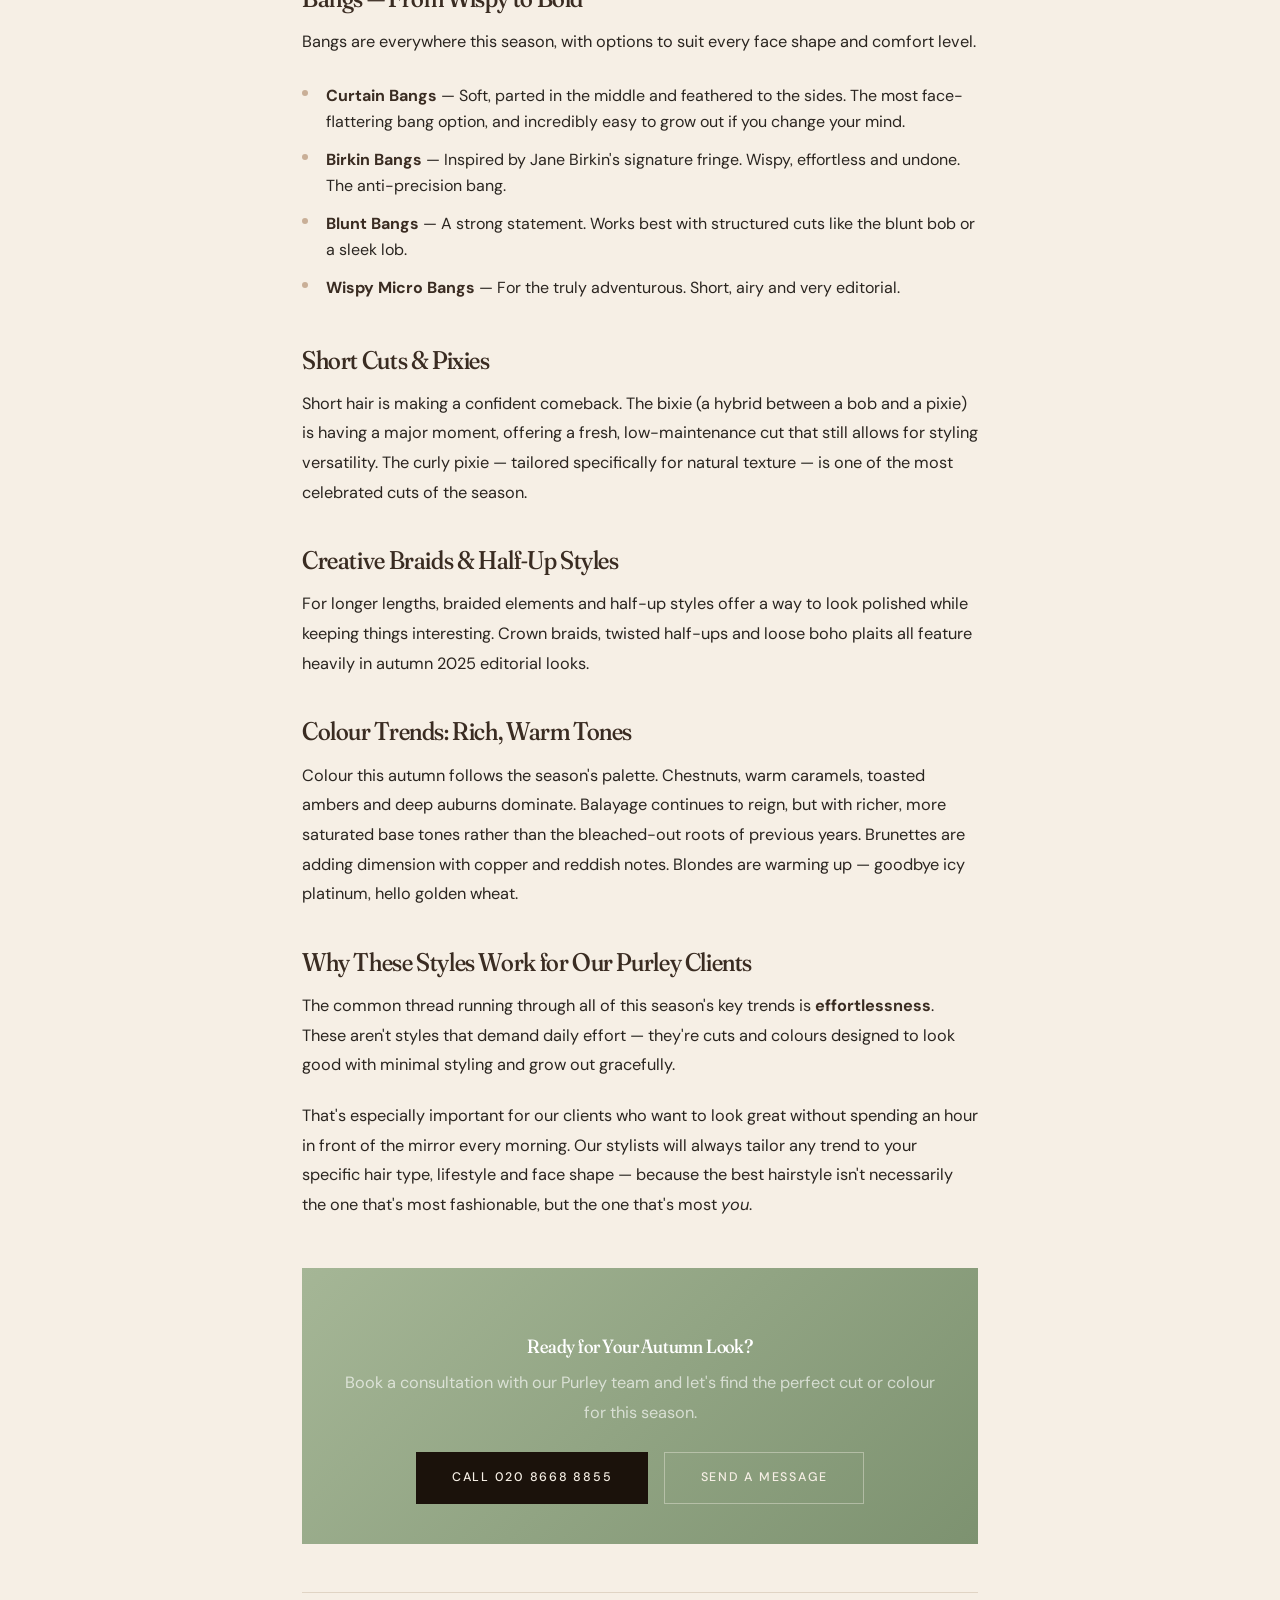
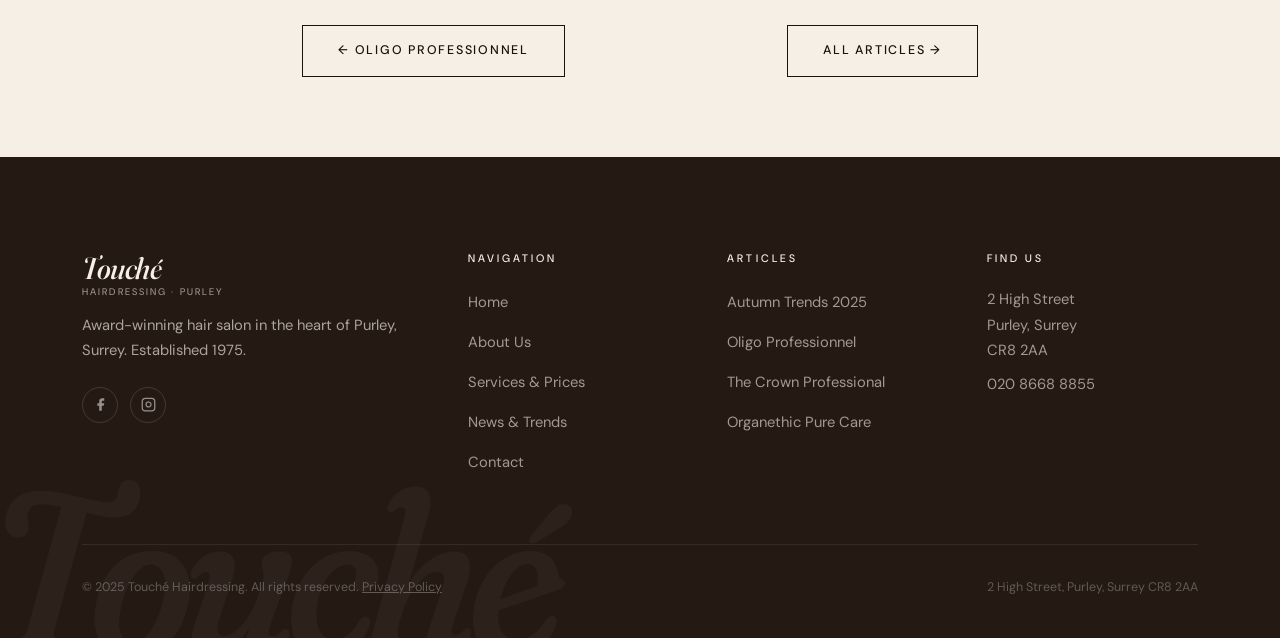
<file: news/autumn-trends-2025.html>
<!DOCTYPE html>
<html lang="en-GB">
<head>
  <meta charset="UTF-8">
  <meta name="viewport" content="width=device-width, initial-scale=1.0">
  <title>Autumn Hair Trends 2025 | Touché Hairdressing Purley</title>
  <meta name="description" content="Discover the hottest autumn 2025 hair trends — Riviera Bobs, Butterfly Cuts, curtain bangs, balayage and more. Expert advice from Touché Hairdressing, Purley.">
  <meta name="keywords" content="autumn hair trends 2025, bob haircut 2025, curtain bangs 2025, butterfly cut hair, balayage trends 2025, hairdresser Purley">
  <link rel="canonical" href="https://www.touchepurley.hair/news/autumn-trends-2025.html">

  <meta property="og:type" content="article">
  <meta property="og:url" content="https://www.touchepurley.hair/news/autumn-trends-2025.html">
  <meta property="og:title" content="Autumn Hair Trends 2025 | Touché Hairdressing Purley">
  <meta property="og:description" content="Bobs, layers, bangs and beyond — discover the hairstyles that are defining autumn 2025, with expert advice from our Purley salon.">

  <link rel="icon" type="image/x-icon" href="../Images/favicon.ico">
  <link rel="icon" type="image/png" sizes="32x32" href="../Images/favicon-32x32.png">
  <link rel="icon" type="image/png" sizes="16x16" href="../Images/favicon-16x16.png">
  <link rel="apple-touch-icon" href="../Images/apple-touch-icon.png">
  <link rel="manifest" href="../Images/site.webmanifest">

  <link rel="stylesheet" href="../css/style.css">

  <script type="application/ld+json">
  {
    "@context": "https://schema.org",
    "@type": "Article",
    "headline": "Autumn Trends 2025 — The Cuts & Colours to Know",
    "datePublished": "2025-10-11",
    "author": {"@type": "Organization", "name": "Touché Hairdressing"},
    "publisher": {"@type": "Organization", "name": "Touché Hairdressing", "url": "https://www.touchepurley.hair"},
    "mainEntityOfPage": "https://www.touchepurley.hair/news/autumn-trends-2025.html"
  }
  </script>
</head>
<body>

<!-- ===== NAVIGATION ===== -->
<nav class="nav" aria-label="Main navigation">
  <div class="nav__container">
    <a href="../index.html" class="nav__logo">Touché<span>Hairdressing · Purley</span></a>
    <ul class="nav__links" role="list">
      <li><a href="../index.html">Home</a></li>
      <li><a href="../about.html">About</a></li>
      <li><a href="../services.html">Services</a></li>
      <li><a href="./" class="active">News</a></li>
      <li><a href="../contact.html">Contact</a></li>
    </ul>
    <a href="https://s-iq.co/BookingPortal/dist/?salonid=87d9f85d-e9d9-4cce-bb3a-cd9e79d4d83f&amp;tab=contact" class="btn btn--gold nav__cta" target="_blank" rel="noopener">Book Online</a>
    <button class="nav__hamburger" aria-label="Toggle navigation menu" aria-expanded="false">
      <span></span><span></span><span></span>
    </button>
  </div>
</nav>

<nav class="nav__mobile" aria-label="Mobile navigation">
  <a href="../index.html">Home</a>
  <a href="../about.html">About</a>
  <a href="../services.html">Services</a>
  <a href="./">News</a>
  <a href="../contact.html">Contact</a>
  <a href="tel:02086688855" class="btn btn--gold">Call 020 8668 8855</a>
</nav>

<!-- ===== PAGE HERO ===== -->
<header class="page-hero">
  <div class="breadcrumb"><a href="../index.html">Home</a><span>›</span> <a href="./">News</a><span>›</span> Autumn Trends 2025</div>
  <div class="page-hero__content">
    <span class="eyebrow" style="color:var(--gold);">Trends · October 2025</span>
    <h1>Autumn Trends 2025</h1>
    <p>The cuts, colours and styles that are defining this season — and how to get the look.</p>
  </div>
</header>

<!-- ===== ARTICLE ===== -->
<main>
  <article class="article-body">

    <div class="article-meta">
      <span class="article-meta__date">11 October 2025</span>
      <span class="article-meta__dot"></span>
      <span class="article-meta__read">2 min read</span>
      <span class="article-meta__dot"></span>
      <span class="article-meta__read" style="color:var(--gold);">Trends</span>
    </div>

    <p>Autumn is arguably the most exciting season for hair. The shift in mood — deeper tones, richer textures, a new energy — creates the perfect opportunity for a change. This year, the trends feel both fresh and grounded, combining editorial-inspired shapes with effortless wearability. Here's what's turning heads this autumn.</p>

    <h2>Bobs Are Back — With a Twist</h2>
    <p>The bob has never really left, but in autumn 2025 it's having a full renaissance. Forget stiff, helmet-like precision — this season's bobs are soft, lived-in and full of personality.</p>

    <ul>
      <li><strong>The Riviera Bob</strong> — A relaxed, slightly undone version with gentle texture and soft ends. Think French coastal ease rather than sharp geometry.</li>
      <li><strong>The Jawline Bob</strong> — Cut to sit right at the jaw, this length is universally flattering and works beautifully with face-framing highlights or balayage.</li>
      <li><strong>The Blunt Bob</strong> — For those who want impact. A clean, precise edge that photographs beautifully and exudes confidence.</li>
      <li><strong>The Textured Bob</strong> — Soft movement created by point-cutting or texturising shears for a low-maintenance, high-style result.</li>
    </ul>

    <h2>Layers and Movement</h2>
    <p>Long, flat hair is firmly out. Autumn 2025 is all about movement — styles that flow, bounce and react to the way you move.</p>

    <ul>
      <li><strong>The Butterfly Cut</strong> — A layered style with short, wispy layers framing the face and longer, flowing lengths below. Romantic and dramatic in equal measure.</li>
      <li><strong>The Modern Shag</strong> — Updated for 2025, this cut features heavily textured layers, curtain bangs and plenty of rock-and-roll energy. Suits almost every hair type.</li>
      <li><strong>The Long Wolf Cut</strong> — Edgy, layered and surprisingly versatile. Pairs beautifully with rich, deep colour for an autumn-appropriate look.</li>
    </ul>

    <h2>Bangs — From Wispy to Bold</h2>
    <p>Bangs are everywhere this season, with options to suit every face shape and comfort level.</p>

    <ul>
      <li><strong>Curtain Bangs</strong> — Soft, parted in the middle and feathered to the sides. The most face-flattering bang option, and incredibly easy to grow out if you change your mind.</li>
      <li><strong>Birkin Bangs</strong> — Inspired by Jane Birkin's signature fringe. Wispy, effortless and undone. The anti-precision bang.</li>
      <li><strong>Blunt Bangs</strong> — A strong statement. Works best with structured cuts like the blunt bob or a sleek lob.</li>
      <li><strong>Wispy Micro Bangs</strong> — For the truly adventurous. Short, airy and very editorial.</li>
    </ul>

    <h2>Short Cuts &amp; Pixies</h2>
    <p>Short hair is making a confident comeback. The bixie (a hybrid between a bob and a pixie) is having a major moment, offering a fresh, low-maintenance cut that still allows for styling versatility. The curly pixie — tailored specifically for natural texture — is one of the most celebrated cuts of the season.</p>

    <h2>Creative Braids &amp; Half-Up Styles</h2>
    <p>For longer lengths, braided elements and half-up styles offer a way to look polished while keeping things interesting. Crown braids, twisted half-ups and loose boho plaits all feature heavily in autumn 2025 editorial looks.</p>

    <h2>Colour Trends: Rich, Warm Tones</h2>
    <p>Colour this autumn follows the season's palette. Chestnuts, warm caramels, toasted ambers and deep auburns dominate. Balayage continues to reign, but with richer, more saturated base tones rather than the bleached-out roots of previous years. Brunettes are adding dimension with copper and reddish notes. Blondes are warming up — goodbye icy platinum, hello golden wheat.</p>

    <h2>Why These Styles Work for Our Purley Clients</h2>
    <p>The common thread running through all of this season's key trends is <strong>effortlessness</strong>. These aren't styles that demand daily effort — they're cuts and colours designed to look good with minimal styling and grow out gracefully.</p>

    <p>That's especially important for our clients who want to look great without spending an hour in front of the mirror every morning. Our stylists will always tailor any trend to your specific hair type, lifestyle and face shape — because the best hairstyle isn't necessarily the one that's most fashionable, but the one that's most <em>you</em>.</p>

    <div class="article-cta">
      <h3>Ready for Your Autumn Look?</h3>
      <p>Book a consultation with our Purley team and let's find the perfect cut or colour for this season.</p>
      <div style="display:flex;gap:1rem;justify-content:center;flex-wrap:wrap;">
        <a href="tel:02086688855" class="btn btn--gold">Call 020 8668 8855</a>
        <a href="../contact.html" class="btn btn--outline">Send a Message</a>
      </div>
    </div>

    <nav class="article-nav" aria-label="More articles">
      <a href="oligo-professionnel.html" class="btn btn--outline-dark">← Oligo Professionnel</a>
      <a href="./" class="btn btn--outline-dark" style="margin-left:auto;">All Articles →</a>
    </nav>

  </article>
</main>

<!-- ===== FOOTER ===== -->
<footer class="footer" aria-label="Site footer">
  <div class="container">
    <div class="footer__grid">
      <div class="footer__brand">
        <a href="../index.html" class="nav__logo">Touché<span>Hairdressing · Purley</span></a>
        <p>Award-winning hair salon in the heart of Purley, Surrey. Established 1975.</p>
        <div class="footer__social">
          <a href="https://www.facebook.com/touchehairpurley" aria-label="Facebook" target="_blank" rel="noopener"><svg viewBox="0 0 24 24" fill="currentColor"><path d="M18 2h-3a5 5 0 0 0-5 5v3H7v4h3v8h4v-8h3l1-4h-4V7a1 1 0 0 1 1-1h3z"/></svg></a>
          <a href="https://www.instagram.com/touchehairdressingpurley/" aria-label="Instagram" target="_blank" rel="noopener"><svg viewBox="0 0 24 24" fill="none" stroke="currentColor" stroke-width="2"><rect x="2" y="2" width="20" height="20" rx="5"/><path d="M16 11.37A4 4 0 1 1 12.63 8 4 4 0 0 1 16 11.37z"/><line x1="17.5" y1="6.5" x2="17.51" y2="6.5"/></svg></a>
        </div>
      </div>
      <div class="footer__col">
        <h4>Navigation</h4>
        <ul>
          <li><a href="../index.html">Home</a></li>
          <li><a href="../about.html">About Us</a></li>
          <li><a href="../services.html">Services &amp; Prices</a></li>
          <li><a href="./">News &amp; Trends</a></li>
          <li><a href="../contact.html">Contact</a></li>
        </ul>
      </div>
      <div class="footer__col">
        <h4>Articles</h4>
        <ul>
          <li><a href="autumn-trends-2025.html">Autumn Trends 2025</a></li>
          <li><a href="oligo-professionnel.html">Oligo Professionnel</a></li>
          <li><a href="the-crown-professional.html">The Crown Professional</a></li>
          <li><a href="organethic-pure-care.html">Organethic Pure Care</a></li>
        </ul>
      </div>
      <div class="footer__col">
        <h4>Find Us</h4>
        <p>2 High Street<br>Purley, Surrey<br>CR8 2AA</p>
        <p><a href="tel:02086688855">020 8668 8855</a></p>
      </div>
    </div>
    <div class="footer__bottom">
      <p>&copy; 2025 Touché Hairdressing. All rights reserved. <a href="/privacy.html" style="color:inherit;text-decoration:underline;">Privacy Policy</a></p>
      <p>2 High Street, Purley, Surrey CR8 2AA</p>
    </div>
  </div>
</footer>

<!-- ===== COOKIE BANNER ===== -->
<div id="cookie-banner" style="display:none;" role="dialog" aria-label="Cookie consent">
  <p>We use cookies and third-party embeds (maps, reviews, social feeds) to improve your experience. <a href="/privacy.html">Privacy Policy</a></p>
  <div class="cookie-banner__btns">
    <button onclick="cookieAccept()" class="btn btn--gold">Accept</button>
    <button onclick="cookieDecline()" class="btn btn--outline-dark">Decline</button>
  </div>
</div>
<script src="../js/cookies.js"></script>
<script src="../js/main.js"></script>
</body>
</html>
</file>
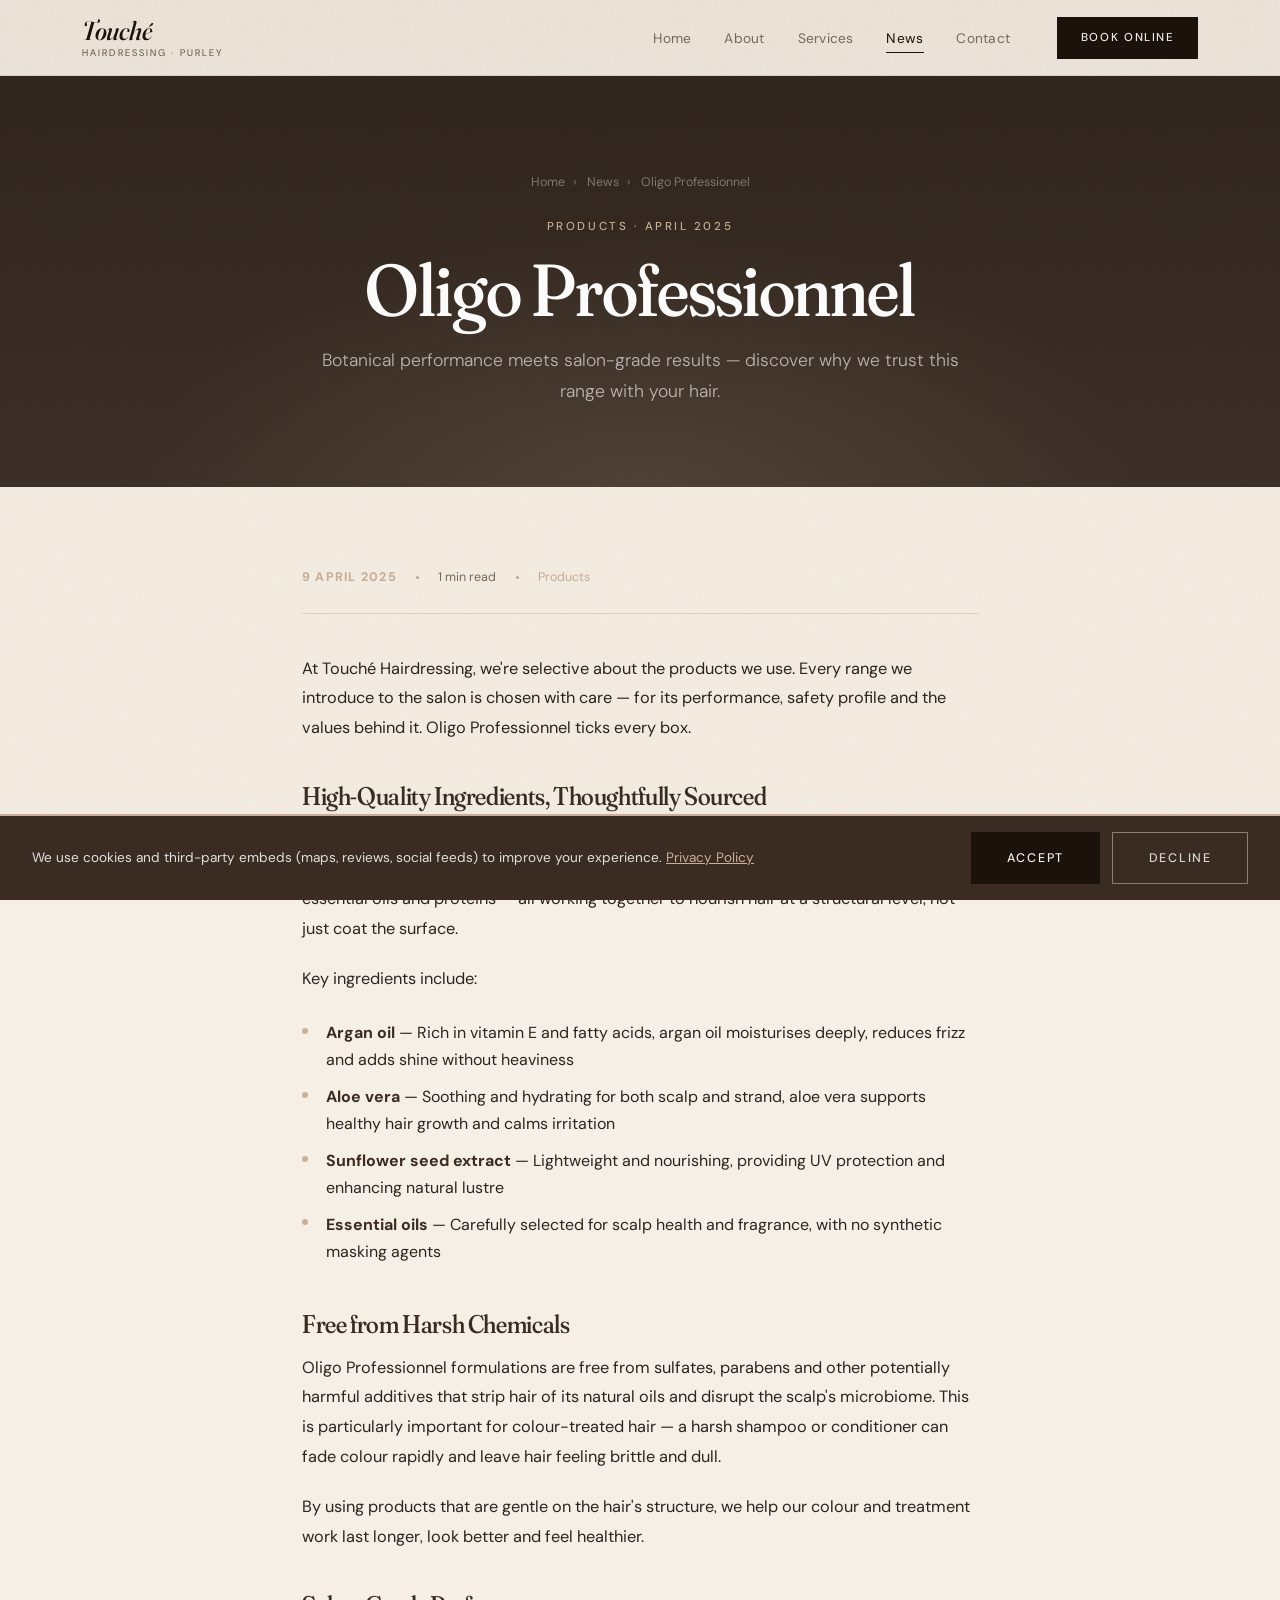
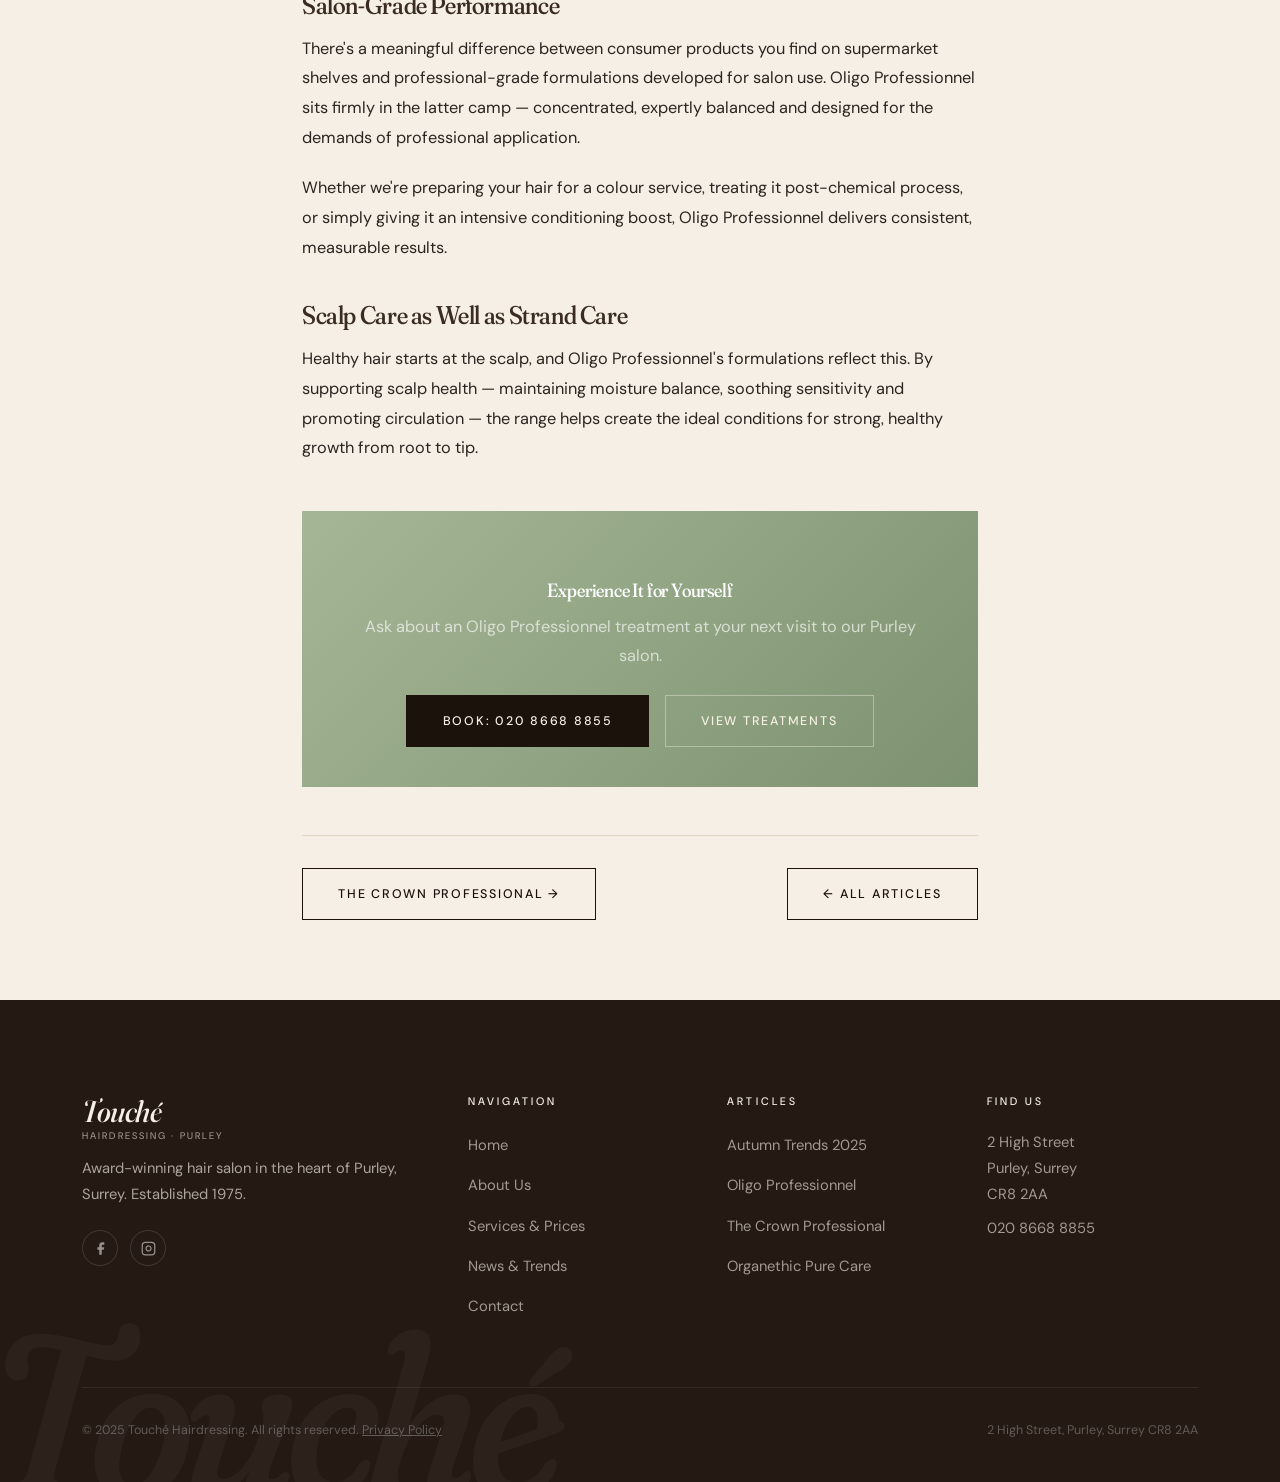
<file: news/oligo-professionnel.html>
<!DOCTYPE html>
<html lang="en-GB">
<head>
  <meta charset="UTF-8">
  <meta name="viewport" content="width=device-width, initial-scale=1.0">
  <title>Oligo Professionnel Hair Products | Touché Hairdressing Purley</title>
  <meta name="description" content="Why Touché Hairdressing uses Oligo Professionnel — botanical extracts, argan oil, aloe vera and essential oils for salon-grade hair care without harsh chemicals.">
  <meta name="keywords" content="Oligo Professionnel, salon hair products Purley, argan oil hair treatment, sulfate free hair care, professional hair products Surrey">
  <link rel="canonical" href="https://www.touchepurley.hair/news/oligo-professionnel.html">

  <meta property="og:type" content="article">
  <meta property="og:url" content="https://www.touchepurley.hair/news/oligo-professionnel.html">
  <meta property="og:title" content="Oligo Professionnel — Why We Love It | Touché Hairdressing Purley">
  <meta property="og:description" content="Discover why we trust Oligo Professionnel for salon-grade results — botanical ingredients, no harsh chemicals, and genuine hair care expertise.">

  <link rel="icon" type="image/x-icon" href="../Images/favicon.ico">
  <link rel="icon" type="image/png" sizes="32x32" href="../Images/favicon-32x32.png">
  <link rel="icon" type="image/png" sizes="16x16" href="../Images/favicon-16x16.png">
  <link rel="apple-touch-icon" href="../Images/apple-touch-icon.png">
  <link rel="manifest" href="../Images/site.webmanifest">

  <link rel="stylesheet" href="../css/style.css">

  <script type="application/ld+json">
  {
    "@context": "https://schema.org",
    "@type": "Article",
    "headline": "Why We Love Oligo Professionnel",
    "datePublished": "2025-04-09",
    "author": {"@type": "Organization", "name": "Touché Hairdressing"},
    "publisher": {"@type": "Organization", "name": "Touché Hairdressing", "url": "https://www.touchepurley.hair"},
    "mainEntityOfPage": "https://www.touchepurley.hair/news/oligo-professionnel.html"
  }
  </script>
</head>
<body>

<!-- ===== NAVIGATION ===== -->
<nav class="nav" aria-label="Main navigation">
  <div class="nav__container">
    <a href="../index.html" class="nav__logo">Touché<span>Hairdressing · Purley</span></a>
    <ul class="nav__links" role="list">
      <li><a href="../index.html">Home</a></li>
      <li><a href="../about.html">About</a></li>
      <li><a href="../services.html">Services</a></li>
      <li><a href="./" class="active">News</a></li>
      <li><a href="../contact.html">Contact</a></li>
    </ul>
    <a href="https://s-iq.co/BookingPortal/dist/?salonid=87d9f85d-e9d9-4cce-bb3a-cd9e79d4d83f&amp;tab=contact" class="btn btn--gold nav__cta" target="_blank" rel="noopener">Book Online</a>
    <button class="nav__hamburger" aria-label="Toggle navigation menu" aria-expanded="false">
      <span></span><span></span><span></span>
    </button>
  </div>
</nav>

<nav class="nav__mobile" aria-label="Mobile navigation">
  <a href="../index.html">Home</a>
  <a href="../about.html">About</a>
  <a href="../services.html">Services</a>
  <a href="./">News</a>
  <a href="../contact.html">Contact</a>
  <a href="tel:02086688855" class="btn btn--gold">Call 020 8668 8855</a>
</nav>

<!-- ===== PAGE HERO ===== -->
<header class="page-hero">
  <div class="breadcrumb"><a href="../index.html">Home</a><span>›</span> <a href="./">News</a><span>›</span> Oligo Professionnel</div>
  <div class="page-hero__content">
    <span class="eyebrow" style="color:var(--gold);">Products · April 2025</span>
    <h1>Oligo Professionnel</h1>
    <p>Botanical performance meets salon-grade results — discover why we trust this range with your hair.</p>
  </div>
</header>

<main>
  <article class="article-body">

    <div class="article-meta">
      <span class="article-meta__date">9 April 2025</span>
      <span class="article-meta__dot"></span>
      <span class="article-meta__read">1 min read</span>
      <span class="article-meta__dot"></span>
      <span class="article-meta__read" style="color:var(--gold);">Products</span>
    </div>

    <p>At Touché Hairdressing, we're selective about the products we use. Every range we introduce to the salon is chosen with care — for its performance, safety profile and the values behind it. Oligo Professionnel ticks every box.</p>

    <h2>High-Quality Ingredients, Thoughtfully Sourced</h2>
    <p>Oligo Professionnel's philosophy is rooted in the belief that professional hair care should never compromise on ingredient quality. Their formulations combine botanical extracts, essential oils and proteins — all working together to nourish hair at a structural level, not just coat the surface.</p>

    <p>Key ingredients include:</p>
    <ul>
      <li><strong>Argan oil</strong> — Rich in vitamin E and fatty acids, argan oil moisturises deeply, reduces frizz and adds shine without heaviness</li>
      <li><strong>Aloe vera</strong> — Soothing and hydrating for both scalp and strand, aloe vera supports healthy hair growth and calms irritation</li>
      <li><strong>Sunflower seed extract</strong> — Lightweight and nourishing, providing UV protection and enhancing natural lustre</li>
      <li><strong>Essential oils</strong> — Carefully selected for scalp health and fragrance, with no synthetic masking agents</li>
    </ul>

    <h2>Free from Harsh Chemicals</h2>
    <p>Oligo Professionnel formulations are free from sulfates, parabens and other potentially harmful additives that strip hair of its natural oils and disrupt the scalp's microbiome. This is particularly important for colour-treated hair — a harsh shampoo or conditioner can fade colour rapidly and leave hair feeling brittle and dull.</p>

    <p>By using products that are gentle on the hair's structure, we help our colour and treatment work last longer, look better and feel healthier.</p>

    <h2>Salon-Grade Performance</h2>
    <p>There's a meaningful difference between consumer products you find on supermarket shelves and professional-grade formulations developed for salon use. Oligo Professionnel sits firmly in the latter camp — concentrated, expertly balanced and designed for the demands of professional application.</p>

    <p>Whether we're preparing your hair for a colour service, treating it post-chemical process, or simply giving it an intensive conditioning boost, Oligo Professionnel delivers consistent, measurable results.</p>

    <h2>Scalp Care as Well as Strand Care</h2>
    <p>Healthy hair starts at the scalp, and Oligo Professionnel's formulations reflect this. By supporting scalp health — maintaining moisture balance, soothing sensitivity and promoting circulation — the range helps create the ideal conditions for strong, healthy growth from root to tip.</p>

    <div class="article-cta">
      <h3>Experience It for Yourself</h3>
      <p>Ask about an Oligo Professionnel treatment at your next visit to our Purley salon.</p>
      <div style="display:flex;gap:1rem;justify-content:center;flex-wrap:wrap;">
        <a href="tel:02086688855" class="btn btn--gold">Book: 020 8668 8855</a>
        <a href="../services.html" class="btn btn--outline">View Treatments</a>
      </div>
    </div>

    <nav class="article-nav" aria-label="More articles">
      <a href="the-crown-professional.html" class="btn btn--outline-dark">The Crown Professional →</a>
      <a href="./" class="btn btn--outline-dark" style="margin-left:auto;">← All Articles</a>
    </nav>

  </article>
</main>

<!-- ===== FOOTER ===== -->
<footer class="footer" aria-label="Site footer">
  <div class="container">
    <div class="footer__grid">
      <div class="footer__brand">
        <a href="../index.html" class="nav__logo">Touché<span>Hairdressing · Purley</span></a>
        <p>Award-winning hair salon in the heart of Purley, Surrey. Established 1975.</p>
        <div class="footer__social">
          <a href="https://www.facebook.com/touchehairpurley" aria-label="Facebook" target="_blank" rel="noopener"><svg viewBox="0 0 24 24" fill="currentColor"><path d="M18 2h-3a5 5 0 0 0-5 5v3H7v4h3v8h4v-8h3l1-4h-4V7a1 1 0 0 1 1-1h3z"/></svg></a>
          <a href="https://www.instagram.com/touchehairdressingpurley/" aria-label="Instagram" target="_blank" rel="noopener"><svg viewBox="0 0 24 24" fill="none" stroke="currentColor" stroke-width="2"><rect x="2" y="2" width="20" height="20" rx="5"/><path d="M16 11.37A4 4 0 1 1 12.63 8 4 4 0 0 1 16 11.37z"/><line x1="17.5" y1="6.5" x2="17.51" y2="6.5"/></svg></a>
        </div>
      </div>
      <div class="footer__col">
        <h4>Navigation</h4>
        <ul>
          <li><a href="../index.html">Home</a></li>
          <li><a href="../about.html">About Us</a></li>
          <li><a href="../services.html">Services &amp; Prices</a></li>
          <li><a href="./">News &amp; Trends</a></li>
          <li><a href="../contact.html">Contact</a></li>
        </ul>
      </div>
      <div class="footer__col">
        <h4>Articles</h4>
        <ul>
          <li><a href="autumn-trends-2025.html">Autumn Trends 2025</a></li>
          <li><a href="oligo-professionnel.html">Oligo Professionnel</a></li>
          <li><a href="the-crown-professional.html">The Crown Professional</a></li>
          <li><a href="organethic-pure-care.html">Organethic Pure Care</a></li>
        </ul>
      </div>
      <div class="footer__col">
        <h4>Find Us</h4>
        <p>2 High Street<br>Purley, Surrey<br>CR8 2AA</p>
        <p><a href="tel:02086688855">020 8668 8855</a></p>
      </div>
    </div>
    <div class="footer__bottom">
      <p>&copy; 2025 Touché Hairdressing. All rights reserved. <a href="/privacy.html" style="color:inherit;text-decoration:underline;">Privacy Policy</a></p>
      <p>2 High Street, Purley, Surrey CR8 2AA</p>
    </div>
  </div>
</footer>

<!-- ===== COOKIE BANNER ===== -->
<div id="cookie-banner" style="display:none;" role="dialog" aria-label="Cookie consent">
  <p>We use cookies and third-party embeds (maps, reviews, social feeds) to improve your experience. <a href="/privacy.html">Privacy Policy</a></p>
  <div class="cookie-banner__btns">
    <button onclick="cookieAccept()" class="btn btn--gold">Accept</button>
    <button onclick="cookieDecline()" class="btn btn--outline-dark">Decline</button>
  </div>
</div>
<script src="../js/cookies.js"></script>
<script src="../js/main.js"></script>
</body>
</html>
</file>
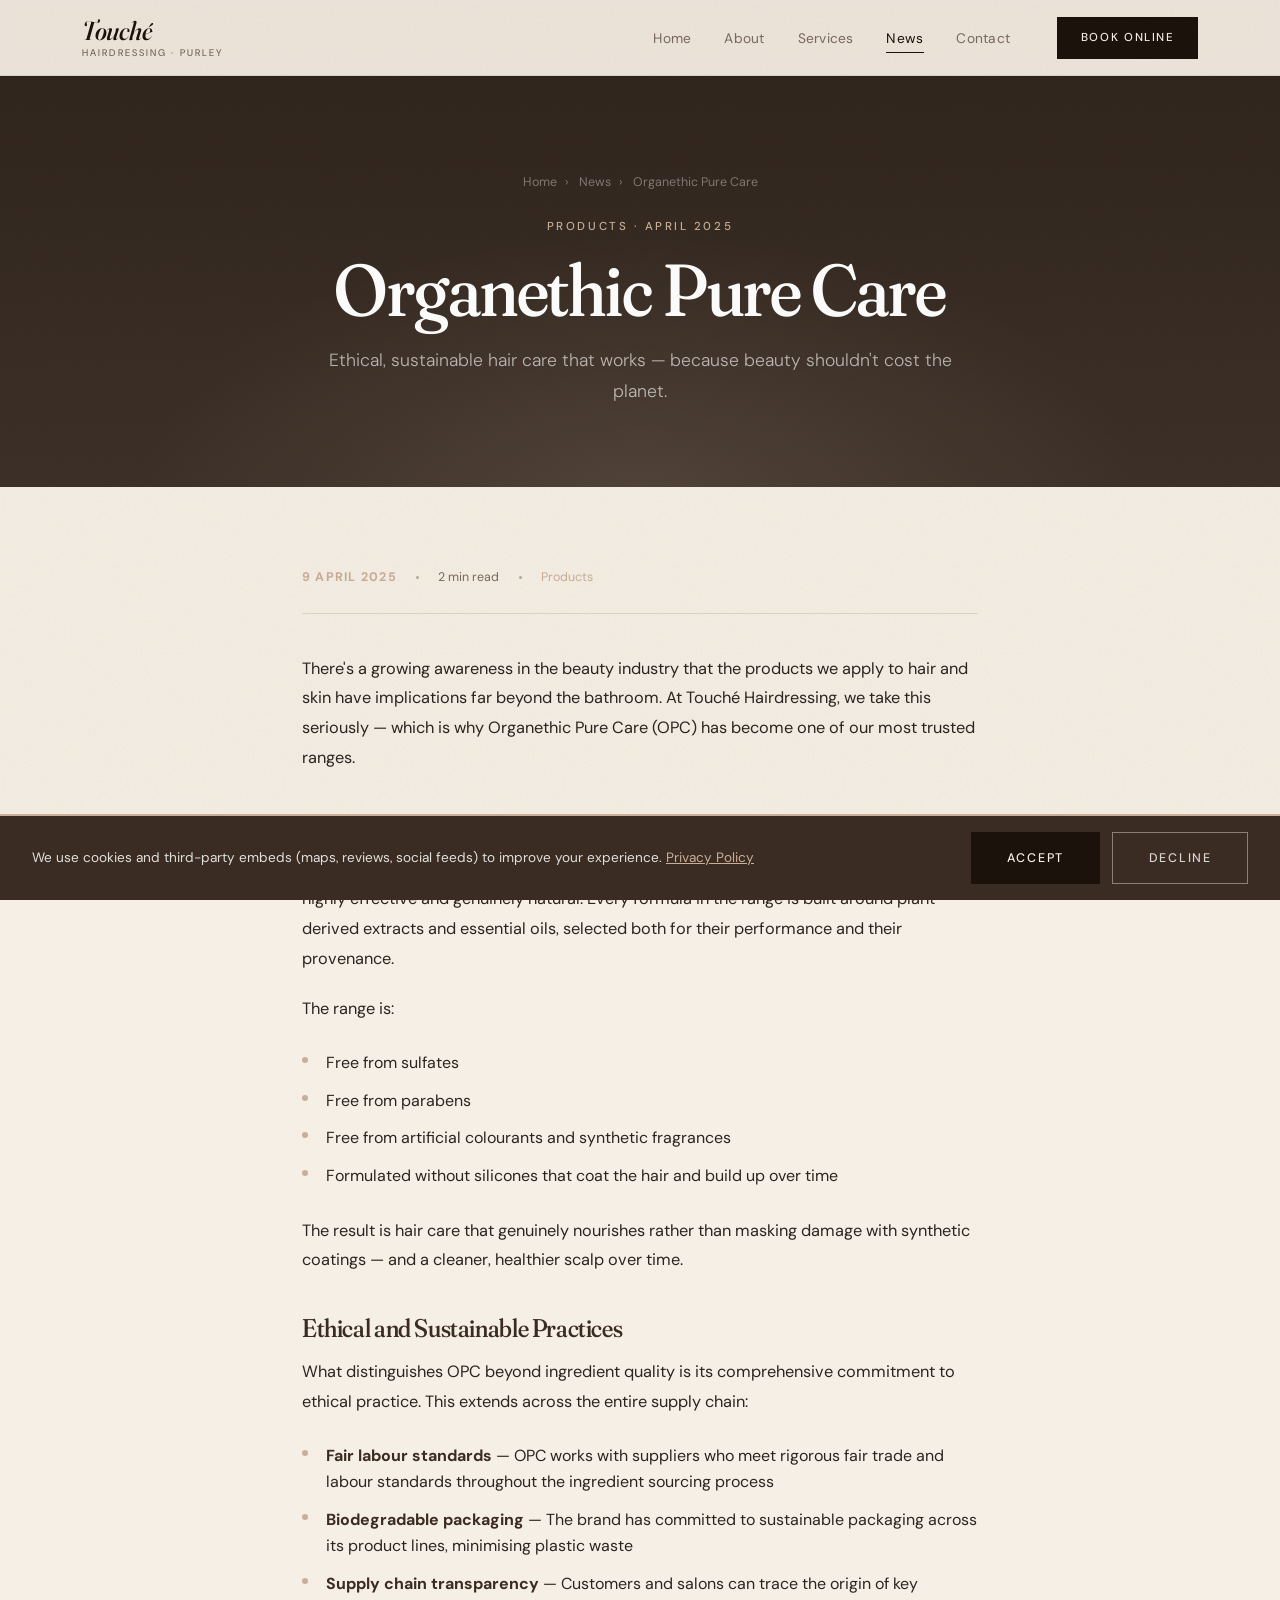
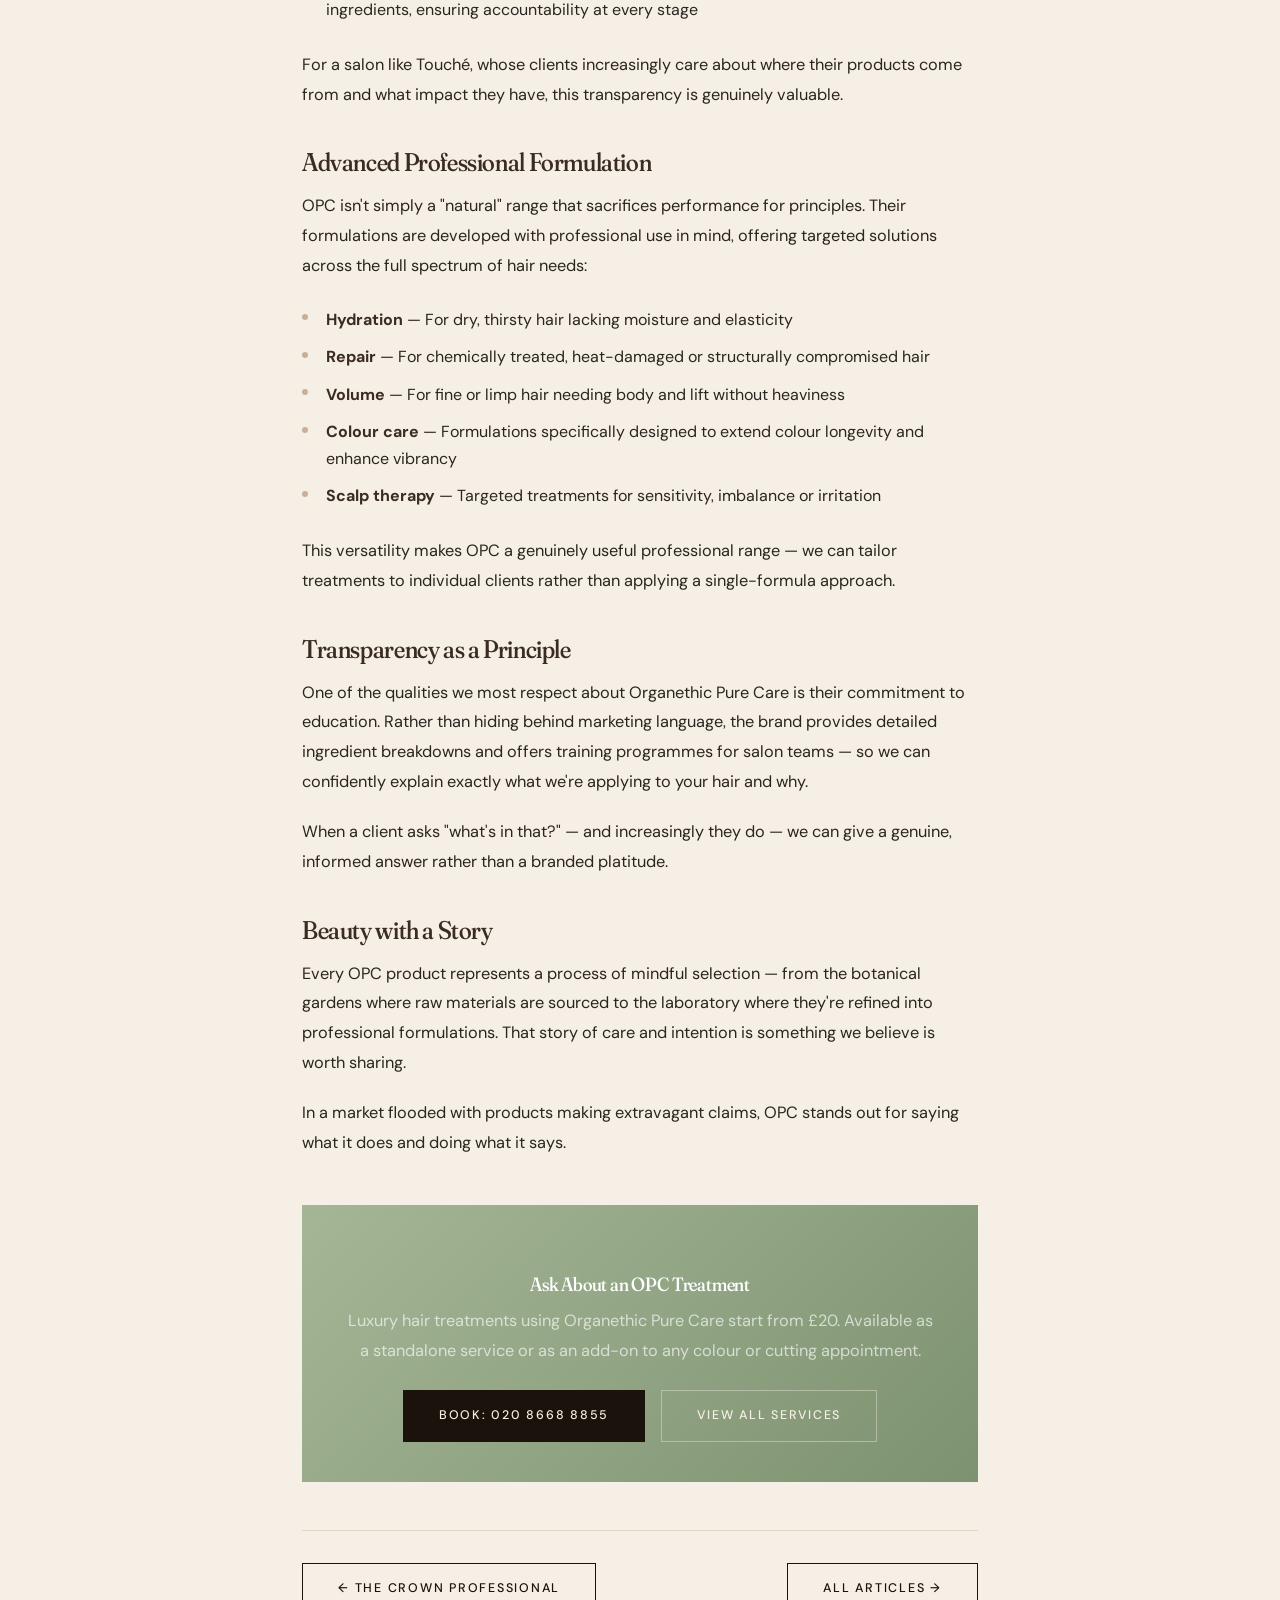
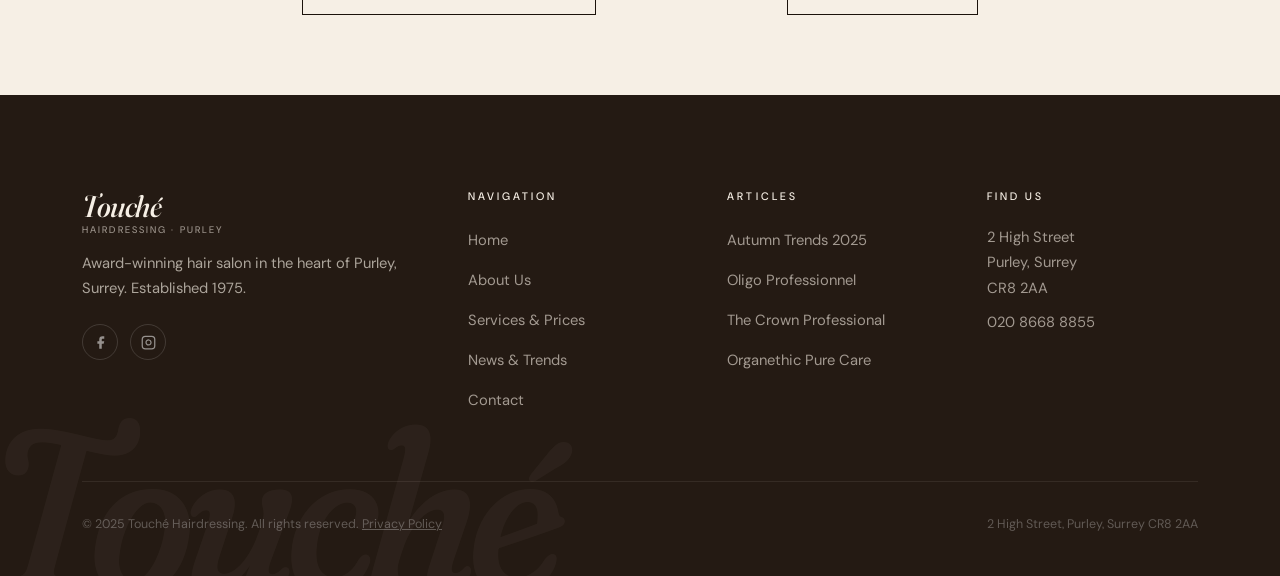
<file: news/organethic-pure-care.html>
<!DOCTYPE html>
<html lang="en-GB">
<head>
  <meta charset="UTF-8">
  <meta name="viewport" content="width=device-width, initial-scale=1.0">
  <title>Organethic Pure Care — Ethical Hair Products | Touché Hairdressing Purley</title>
  <meta name="description" content="Organethic Pure Care (OPC) at Touché Purley — ethical, sustainable hair care using plant-derived ingredients. Sulfate-free, paraben-free and biodegradable packaging.">
  <meta name="keywords" content="Organethic Pure Care, ethical hair products, sustainable hair care Purley, natural hair treatment Surrey, OPC hair products, plant-based hair care">
  <link rel="canonical" href="https://www.touchepurley.hair/news/organethic-pure-care.html">

  <meta property="og:type" content="article">
  <meta property="og:url" content="https://www.touchepurley.hair/news/organethic-pure-care.html">
  <meta property="og:title" content="Organethic Pure Care — Ethical Beauty That Delivers | Touché Purley">
  <meta property="og:description" content="Discover Organethic Pure Care — the ethical, sustainable professional hair range we trust at Touché Hairdressing Purley.">

  <link rel="icon" type="image/x-icon" href="../Images/favicon.ico">
  <link rel="icon" type="image/png" sizes="32x32" href="../Images/favicon-32x32.png">
  <link rel="icon" type="image/png" sizes="16x16" href="../Images/favicon-16x16.png">
  <link rel="apple-touch-icon" href="../Images/apple-touch-icon.png">
  <link rel="manifest" href="../Images/site.webmanifest">

  <link rel="stylesheet" href="../css/style.css">

  <script type="application/ld+json">
  {
    "@context": "https://schema.org",
    "@type": "Article",
    "headline": "Organethic Pure Care — Ethical Beauty That Delivers",
    "datePublished": "2025-04-09",
    "author": {"@type": "Organization", "name": "Touché Hairdressing"},
    "publisher": {"@type": "Organization", "name": "Touché Hairdressing", "url": "https://www.touchepurley.hair"},
    "mainEntityOfPage": "https://www.touchepurley.hair/news/organethic-pure-care.html"
  }
  </script>
</head>
<body>

<!-- ===== NAVIGATION ===== -->
<nav class="nav" aria-label="Main navigation">
  <div class="nav__container">
    <a href="../index.html" class="nav__logo">Touché<span>Hairdressing · Purley</span></a>
    <ul class="nav__links" role="list">
      <li><a href="../index.html">Home</a></li>
      <li><a href="../about.html">About</a></li>
      <li><a href="../services.html">Services</a></li>
      <li><a href="./" class="active">News</a></li>
      <li><a href="../contact.html">Contact</a></li>
    </ul>
    <a href="https://s-iq.co/BookingPortal/dist/?salonid=87d9f85d-e9d9-4cce-bb3a-cd9e79d4d83f&amp;tab=contact" class="btn btn--gold nav__cta" target="_blank" rel="noopener">Book Online</a>
    <button class="nav__hamburger" aria-label="Toggle navigation menu" aria-expanded="false">
      <span></span><span></span><span></span>
    </button>
  </div>
</nav>

<nav class="nav__mobile" aria-label="Mobile navigation">
  <a href="../index.html">Home</a>
  <a href="../about.html">About</a>
  <a href="../services.html">Services</a>
  <a href="./">News</a>
  <a href="../contact.html">Contact</a>
  <a href="tel:02086688855" class="btn btn--gold">Call 020 8668 8855</a>
</nav>

<!-- ===== PAGE HERO ===== -->
<header class="page-hero">
  <div class="breadcrumb"><a href="../index.html">Home</a><span>›</span> <a href="./">News</a><span>›</span> Organethic Pure Care</div>
  <div class="page-hero__content">
    <span class="eyebrow" style="color:var(--gold);">Products · April 2025</span>
    <h1>Organethic Pure Care</h1>
    <p>Ethical, sustainable hair care that works — because beauty shouldn't cost the planet.</p>
  </div>
</header>

<main>
  <article class="article-body">

    <div class="article-meta">
      <span class="article-meta__date">9 April 2025</span>
      <span class="article-meta__dot"></span>
      <span class="article-meta__read">2 min read</span>
      <span class="article-meta__dot"></span>
      <span class="article-meta__read" style="color:var(--gold);">Products</span>
    </div>

    <p>There's a growing awareness in the beauty industry that the products we apply to hair and skin have implications far beyond the bathroom. At Touché Hairdressing, we take this seriously — which is why Organethic Pure Care (OPC) has become one of our most trusted ranges.</p>

    <h2>A Commitment to Natural Ingredients</h2>
    <p>OPC was founded on a straightforward principle: that professional hair care can be both highly effective and genuinely natural. Every formula in the range is built around plant-derived extracts and essential oils, selected both for their performance and their provenance.</p>

    <p>The range is:</p>
    <ul>
      <li>Free from sulfates</li>
      <li>Free from parabens</li>
      <li>Free from artificial colourants and synthetic fragrances</li>
      <li>Formulated without silicones that coat the hair and build up over time</li>
    </ul>

    <p>The result is hair care that genuinely nourishes rather than masking damage with synthetic coatings — and a cleaner, healthier scalp over time.</p>

    <h2>Ethical and Sustainable Practices</h2>
    <p>What distinguishes OPC beyond ingredient quality is its comprehensive commitment to ethical practice. This extends across the entire supply chain:</p>

    <ul>
      <li><strong>Fair labour standards</strong> — OPC works with suppliers who meet rigorous fair trade and labour standards throughout the ingredient sourcing process</li>
      <li><strong>Biodegradable packaging</strong> — The brand has committed to sustainable packaging across its product lines, minimising plastic waste</li>
      <li><strong>Supply chain transparency</strong> — Customers and salons can trace the origin of key ingredients, ensuring accountability at every stage</li>
    </ul>

    <p>For a salon like Touché, whose clients increasingly care about where their products come from and what impact they have, this transparency is genuinely valuable.</p>

    <h2>Advanced Professional Formulation</h2>
    <p>OPC isn't simply a "natural" range that sacrifices performance for principles. Their formulations are developed with professional use in mind, offering targeted solutions across the full spectrum of hair needs:</p>

    <ul>
      <li><strong>Hydration</strong> — For dry, thirsty hair lacking moisture and elasticity</li>
      <li><strong>Repair</strong> — For chemically treated, heat-damaged or structurally compromised hair</li>
      <li><strong>Volume</strong> — For fine or limp hair needing body and lift without heaviness</li>
      <li><strong>Colour care</strong> — Formulations specifically designed to extend colour longevity and enhance vibrancy</li>
      <li><strong>Scalp therapy</strong> — Targeted treatments for sensitivity, imbalance or irritation</li>
    </ul>

    <p>This versatility makes OPC a genuinely useful professional range — we can tailor treatments to individual clients rather than applying a single-formula approach.</p>

    <h2>Transparency as a Principle</h2>
    <p>One of the qualities we most respect about Organethic Pure Care is their commitment to education. Rather than hiding behind marketing language, the brand provides detailed ingredient breakdowns and offers training programmes for salon teams — so we can confidently explain exactly what we're applying to your hair and why.</p>

    <p>When a client asks "what's in that?" — and increasingly they do — we can give a genuine, informed answer rather than a branded platitude.</p>

    <h2>Beauty with a Story</h2>
    <p>Every OPC product represents a process of mindful selection — from the botanical gardens where raw materials are sourced to the laboratory where they're refined into professional formulations. That story of care and intention is something we believe is worth sharing.</p>

    <p>In a market flooded with products making extravagant claims, OPC stands out for saying what it does and doing what it says.</p>

    <div class="article-cta">
      <h3>Ask About an OPC Treatment</h3>
      <p>Luxury hair treatments using Organethic Pure Care start from £20. Available as a standalone service or as an add-on to any colour or cutting appointment.</p>
      <div style="display:flex;gap:1rem;justify-content:center;flex-wrap:wrap;">
        <a href="tel:02086688855" class="btn btn--gold">Book: 020 8668 8855</a>
        <a href="../services.html" class="btn btn--outline">View All Services</a>
      </div>
    </div>

    <nav class="article-nav" aria-label="More articles">
      <a href="the-crown-professional.html" class="btn btn--outline-dark">← The Crown Professional</a>
      <a href="./" class="btn btn--outline-dark" style="margin-left:auto;">All Articles →</a>
    </nav>

  </article>
</main>

<!-- ===== FOOTER ===== -->
<footer class="footer" aria-label="Site footer">
  <div class="container">
    <div class="footer__grid">
      <div class="footer__brand">
        <a href="../index.html" class="nav__logo">Touché<span>Hairdressing · Purley</span></a>
        <p>Award-winning hair salon in the heart of Purley, Surrey. Established 1975.</p>
        <div class="footer__social">
          <a href="https://www.facebook.com/touchehairpurley" aria-label="Facebook" target="_blank" rel="noopener"><svg viewBox="0 0 24 24" fill="currentColor"><path d="M18 2h-3a5 5 0 0 0-5 5v3H7v4h3v8h4v-8h3l1-4h-4V7a1 1 0 0 1 1-1h3z"/></svg></a>
          <a href="https://www.instagram.com/touchehairdressingpurley/" aria-label="Instagram" target="_blank" rel="noopener"><svg viewBox="0 0 24 24" fill="none" stroke="currentColor" stroke-width="2"><rect x="2" y="2" width="20" height="20" rx="5"/><path d="M16 11.37A4 4 0 1 1 12.63 8 4 4 0 0 1 16 11.37z"/><line x1="17.5" y1="6.5" x2="17.51" y2="6.5"/></svg></a>
        </div>
      </div>
      <div class="footer__col">
        <h4>Navigation</h4>
        <ul>
          <li><a href="../index.html">Home</a></li>
          <li><a href="../about.html">About Us</a></li>
          <li><a href="../services.html">Services &amp; Prices</a></li>
          <li><a href="./">News &amp; Trends</a></li>
          <li><a href="../contact.html">Contact</a></li>
        </ul>
      </div>
      <div class="footer__col">
        <h4>Articles</h4>
        <ul>
          <li><a href="autumn-trends-2025.html">Autumn Trends 2025</a></li>
          <li><a href="oligo-professionnel.html">Oligo Professionnel</a></li>
          <li><a href="the-crown-professional.html">The Crown Professional</a></li>
          <li><a href="organethic-pure-care.html">Organethic Pure Care</a></li>
        </ul>
      </div>
      <div class="footer__col">
        <h4>Find Us</h4>
        <p>2 High Street<br>Purley, Surrey<br>CR8 2AA</p>
        <p><a href="tel:02086688855">020 8668 8855</a></p>
      </div>
    </div>
    <div class="footer__bottom">
      <p>&copy; 2025 Touché Hairdressing. All rights reserved. <a href="/privacy.html" style="color:inherit;text-decoration:underline;">Privacy Policy</a></p>
      <p>2 High Street, Purley, Surrey CR8 2AA</p>
    </div>
  </div>
</footer>

<!-- ===== COOKIE BANNER ===== -->
<div id="cookie-banner" style="display:none;" role="dialog" aria-label="Cookie consent">
  <p>We use cookies and third-party embeds (maps, reviews, social feeds) to improve your experience. <a href="/privacy.html">Privacy Policy</a></p>
  <div class="cookie-banner__btns">
    <button onclick="cookieAccept()" class="btn btn--gold">Accept</button>
    <button onclick="cookieDecline()" class="btn btn--outline-dark">Decline</button>
  </div>
</div>
<script src="../js/cookies.js"></script>
<script src="../js/main.js"></script>
</body>
</html>
</file>
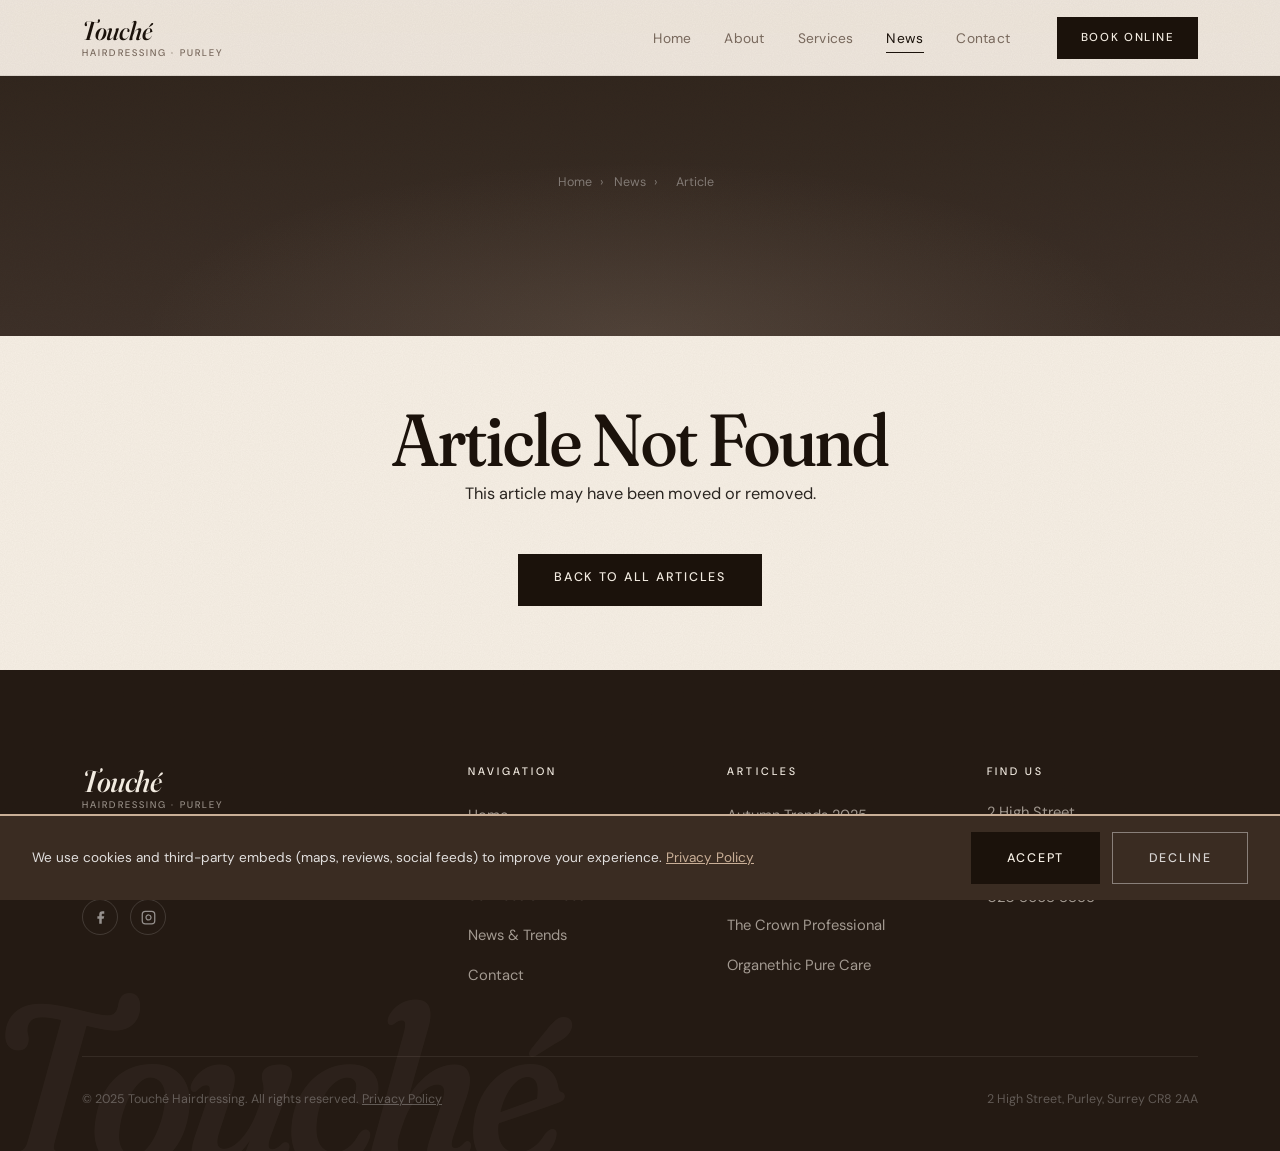
<file: news/post.html>
<!DOCTYPE html>
<html lang="en-GB">
<head>
  <meta charset="UTF-8">
  <meta name="viewport" content="width=device-width, initial-scale=1.0">
  <title id="meta-title">Article | Touché Hairdressing Purley</title>
  <meta name="description" id="meta-desc" content="News and articles from Touché Hairdressing, Purley.">
  <link rel="canonical" id="meta-canonical" href="https://www.touchepurley.hair/news/">

  <meta property="og:type" content="article">
  <meta property="og:url" id="og-url" content="https://www.touchepurley.hair/news/">
  <meta property="og:title" id="og-title" content="Touché Hairdressing Purley">
  <meta property="og:description" id="og-desc" content="">

  <link rel="icon" type="image/x-icon" href="../Images/favicon.ico">
  <link rel="icon" type="image/png" sizes="32x32" href="../Images/favicon-32x32.png">
  <link rel="icon" type="image/png" sizes="16x16" href="../Images/favicon-16x16.png">
  <link rel="apple-touch-icon" href="../Images/apple-touch-icon.png">
  <link rel="manifest" href="../Images/site.webmanifest">

  <link rel="stylesheet" href="../css/style.css">
</head>
<body>

<!-- ===== NAVIGATION ===== -->
<nav class="nav" aria-label="Main navigation">
  <div class="nav__container">
    <a href="../index.html" class="nav__logo">Touché<span>Hairdressing · Purley</span></a>
    <ul class="nav__links" role="list">
      <li><a href="../index.html">Home</a></li>
      <li><a href="../about.html">About</a></li>
      <li><a href="../services.html">Services</a></li>
      <li><a href="./" class="active">News</a></li>
      <li><a href="../contact.html">Contact</a></li>
    </ul>
    <a href="https://s-iq.co/BookingPortal/dist/?salonid=87d9f85d-e9d9-4cce-bb3a-cd9e79d4d83f&amp;tab=contact" class="btn btn--gold nav__cta" target="_blank" rel="noopener">Book Online</a>
    <button class="nav__hamburger" aria-label="Toggle navigation menu" aria-expanded="false">
      <span></span><span></span><span></span>
    </button>
  </div>
</nav>

<nav class="nav__mobile" aria-label="Mobile navigation">
  <a href="../index.html">Home</a>
  <a href="../about.html">About</a>
  <a href="../services.html">Services</a>
  <a href="./">News</a>
  <a href="../contact.html">Contact</a>
  <a href="tel:02086688855" class="btn btn--gold">Call 020 8668 8855</a>
</nav>

<!-- ===== PAGE HERO ===== -->
<header class="page-hero" id="post-hero">
  <div class="breadcrumb"><a href="../index.html">Home</a><span>›</span> <a href="./">News</a><span>›</span> <span id="breadcrumb-title">Article</span></div>
  <div class="page-hero__content">
    <span class="eyebrow" id="post-eyebrow" style="color:var(--gold);"></span>
    <h1 id="post-title"></h1>
    <p id="post-subtitle"></p>
  </div>
</header>

<main>
  <article class="article-body" id="post-article">

    <div class="article-meta">
      <span class="article-meta__date" id="post-date"></span>
      <span class="article-meta__dot"></span>
      <span class="article-meta__read" id="post-readtime"></span>
      <span class="article-meta__dot"></span>
      <span class="article-meta__read" id="post-category" style="color:var(--gold);"></span>
    </div>

    <div id="post-body"></div>

    <div class="article-cta" id="post-cta">
      <h3 id="cta-title"></h3>
      <p id="cta-body"></p>
      <div style="display:flex;gap:1rem;justify-content:center;flex-wrap:wrap;">
        <a href="https://s-iq.co/BookingPortal/dist/?salonid=87d9f85d-e9d9-4cce-bb3a-cd9e79d4d83f&amp;tab=contact" class="btn btn--gold" id="cta-link" target="_blank" rel="noopener">Book Online</a>
        <a href="../services.html" class="btn btn--outline">View All Services</a>
      </div>
      <p style="margin-top:0.75rem;font-size:0.82rem;"><a href="tel:02086688855" style="color:var(--text-light);">or call 020 8668 8855</a></p>
    </div>

    <nav class="article-nav" aria-label="More articles">
      <a href="./" class="btn btn--outline-dark">← All Articles</a>
    </nav>

  </article>

  <!-- Not-found message (shown if post ID not found) -->
  <div id="post-not-found" class="article-body" style="display:none;text-align:center;padding:4rem 2rem;">
    <h1>Article Not Found</h1>
    <p>This article may have been moved or removed.</p>
    <a href="./" class="btn btn--gold" style="margin-top:1.5rem;display:inline-block;">Back to All Articles</a>
  </div>
</main>

<!-- ===== FOOTER ===== -->
<footer class="footer" aria-label="Site footer">
  <div class="container">
    <div class="footer__grid">
      <div class="footer__brand">
        <a href="../index.html" class="nav__logo">Touché<span>Hairdressing · Purley</span></a>
        <p>Award-winning hair salon in the heart of Purley, Surrey. Established 1975.</p>
        <div class="footer__social">
          <a href="https://www.facebook.com/touchehairpurley" aria-label="Facebook" target="_blank" rel="noopener"><svg viewBox="0 0 24 24" fill="currentColor"><path d="M18 2h-3a5 5 0 0 0-5 5v3H7v4h3v8h4v-8h3l1-4h-4V7a1 1 0 0 1 1-1h3z"/></svg></a>
          <a href="https://www.instagram.com/touchehairdressingpurley/" aria-label="Instagram" target="_blank" rel="noopener"><svg viewBox="0 0 24 24" fill="none" stroke="currentColor" stroke-width="2"><rect x="2" y="2" width="20" height="20" rx="5"/><path d="M16 11.37A4 4 0 1 1 12.63 8 4 4 0 0 1 16 11.37z"/><line x1="17.5" y1="6.5" x2="17.51" y2="6.5"/></svg></a>
        </div>
      </div>
      <div class="footer__col">
        <h4>Navigation</h4>
        <ul>
          <li><a href="../index.html">Home</a></li>
          <li><a href="../about.html">About Us</a></li>
          <li><a href="../services.html">Services &amp; Prices</a></li>
          <li><a href="./">News &amp; Trends</a></li>
          <li><a href="../contact.html">Contact</a></li>
        </ul>
      </div>
      <div class="footer__col" data-cms="footer-articles">
        <h4>Articles</h4>
        <ul>
          <li><a href="autumn-trends-2025.html">Autumn Trends 2025</a></li>
          <li><a href="oligo-professionnel.html">Oligo Professionnel</a></li>
          <li><a href="the-crown-professional.html">The Crown Professional</a></li>
          <li><a href="organethic-pure-care.html">Organethic Pure Care</a></li>
        </ul>
      </div>
      <div class="footer__col">
        <h4>Find Us</h4>
        <p>2 High Street<br>Purley, Surrey<br>CR8 2AA</p>
        <p><a href="tel:02086688855">020 8668 8855</a></p>
      </div>
    </div>
    <div class="footer__bottom">
      <p>&copy; 2025 Touché Hairdressing. All rights reserved. <a href="/privacy.html" style="color:inherit;text-decoration:underline;">Privacy Policy</a></p>
      <p>2 High Street, Purley, Surrey CR8 2AA</p>
    </div>
  </div>
</footer>

<!-- ===== COOKIE BANNER ===== -->
<div id="cookie-banner" style="display:none;" role="dialog" aria-label="Cookie consent">
  <p>We use cookies and third-party embeds (maps, reviews, social feeds) to improve your experience. <a href="/privacy.html">Privacy Policy</a></p>
  <div class="cookie-banner__btns">
    <button onclick="cookieAccept()" class="btn btn--gold">Accept</button>
    <button onclick="cookieDecline()" class="btn btn--outline-dark">Decline</button>
  </div>
</div>
<script src="../js/cookies.js"></script>
<script src="../js/main.js"></script>
<script src="../js/cms.js"></script>
<script>
(function () {
  const params = new URLSearchParams(location.search);
  const id = params.get('id');

  if (!id) { showNotFound(); return; }

  fetch('../admin-data.json')
    .then(r => r.ok ? r.json() : Promise.reject())
    .then(data => {
      const post = data.posts.find(p => p.id === id);
      if (!post) { showNotFound(); return; }

      // Redirect to static page if available
      if (post.staticPage) {
        location.replace(post.staticPage);
        return;
      }

      // Update meta
      document.getElementById('meta-title').textContent      = post.title + ' | Touché Hairdressing Purley';
      document.getElementById('meta-desc').content           = post.excerpt;
      document.getElementById('meta-canonical').href         = 'https://www.touchepurley.hair/news/post.html?id=' + id;
      document.getElementById('og-url').content              = 'https://www.touchepurley.hair/news/post.html?id=' + id;
      document.getElementById('og-title').content            = post.title;
      document.getElementById('og-desc').content             = post.excerpt;

      // Hero
      document.getElementById('breadcrumb-title').textContent = post.title.replace(/ —.*$/, '');
      document.getElementById('post-eyebrow').textContent     = post.eyebrow;
      document.getElementById('post-title').textContent       = post.title;
      document.getElementById('post-subtitle').textContent    = post.heroSubtitle;

      // Meta
      document.getElementById('post-date').textContent     = post.dateDisplay;
      document.getElementById('post-readtime').textContent = post.readTime;
      document.getElementById('post-category').textContent = post.category;

      // Body
      document.getElementById('post-body').innerHTML = post.body;

      // CTA
      document.getElementById('cta-title').textContent = post.ctaTitle;
      document.getElementById('cta-body').textContent  = post.ctaBody;
      if (post.ctaLinkText) document.getElementById('cta-link').textContent = post.ctaLinkText;

      // Show article
      document.getElementById('post-article').style.display = '';
    })
    .catch(() => showNotFound());

  function showNotFound() {
    document.getElementById('post-article').style.display    = 'none';
    document.getElementById('post-not-found').style.display  = '';
  }
}());
</script>
</body>
</html>
</file>
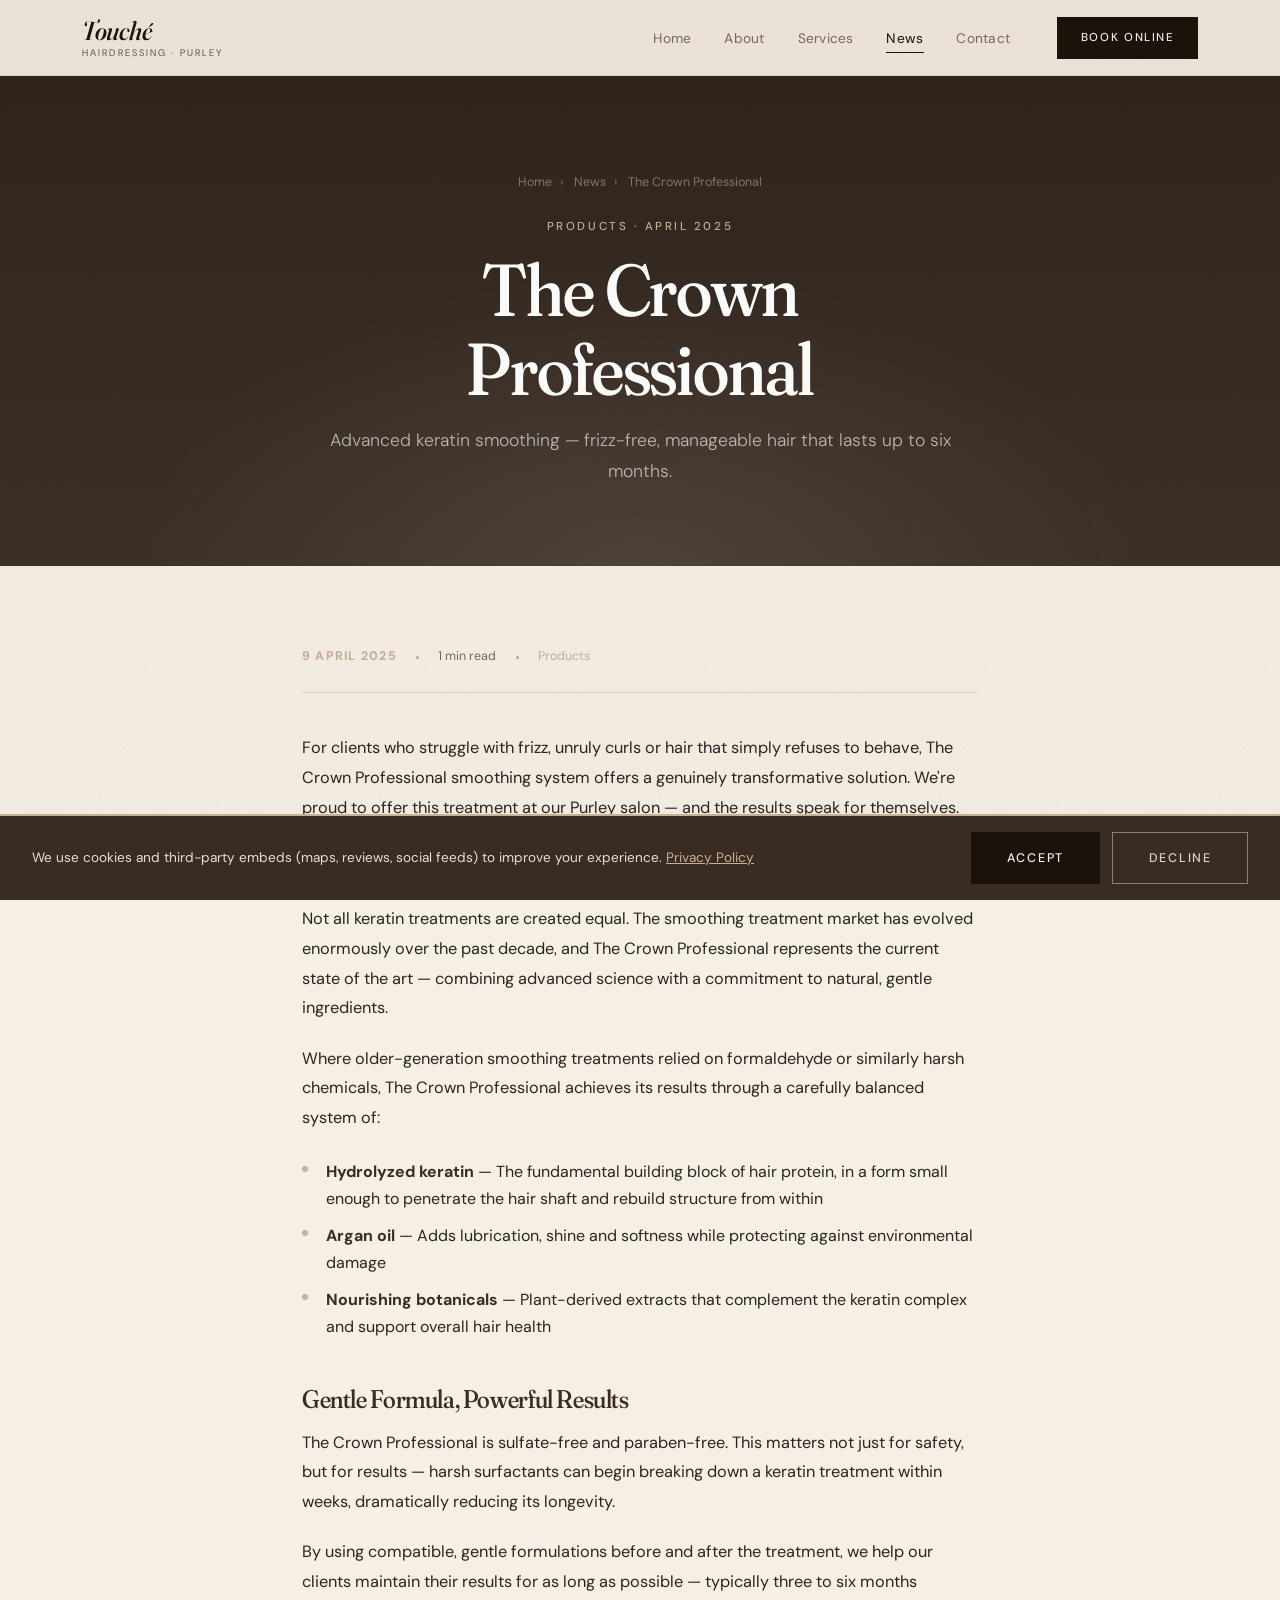
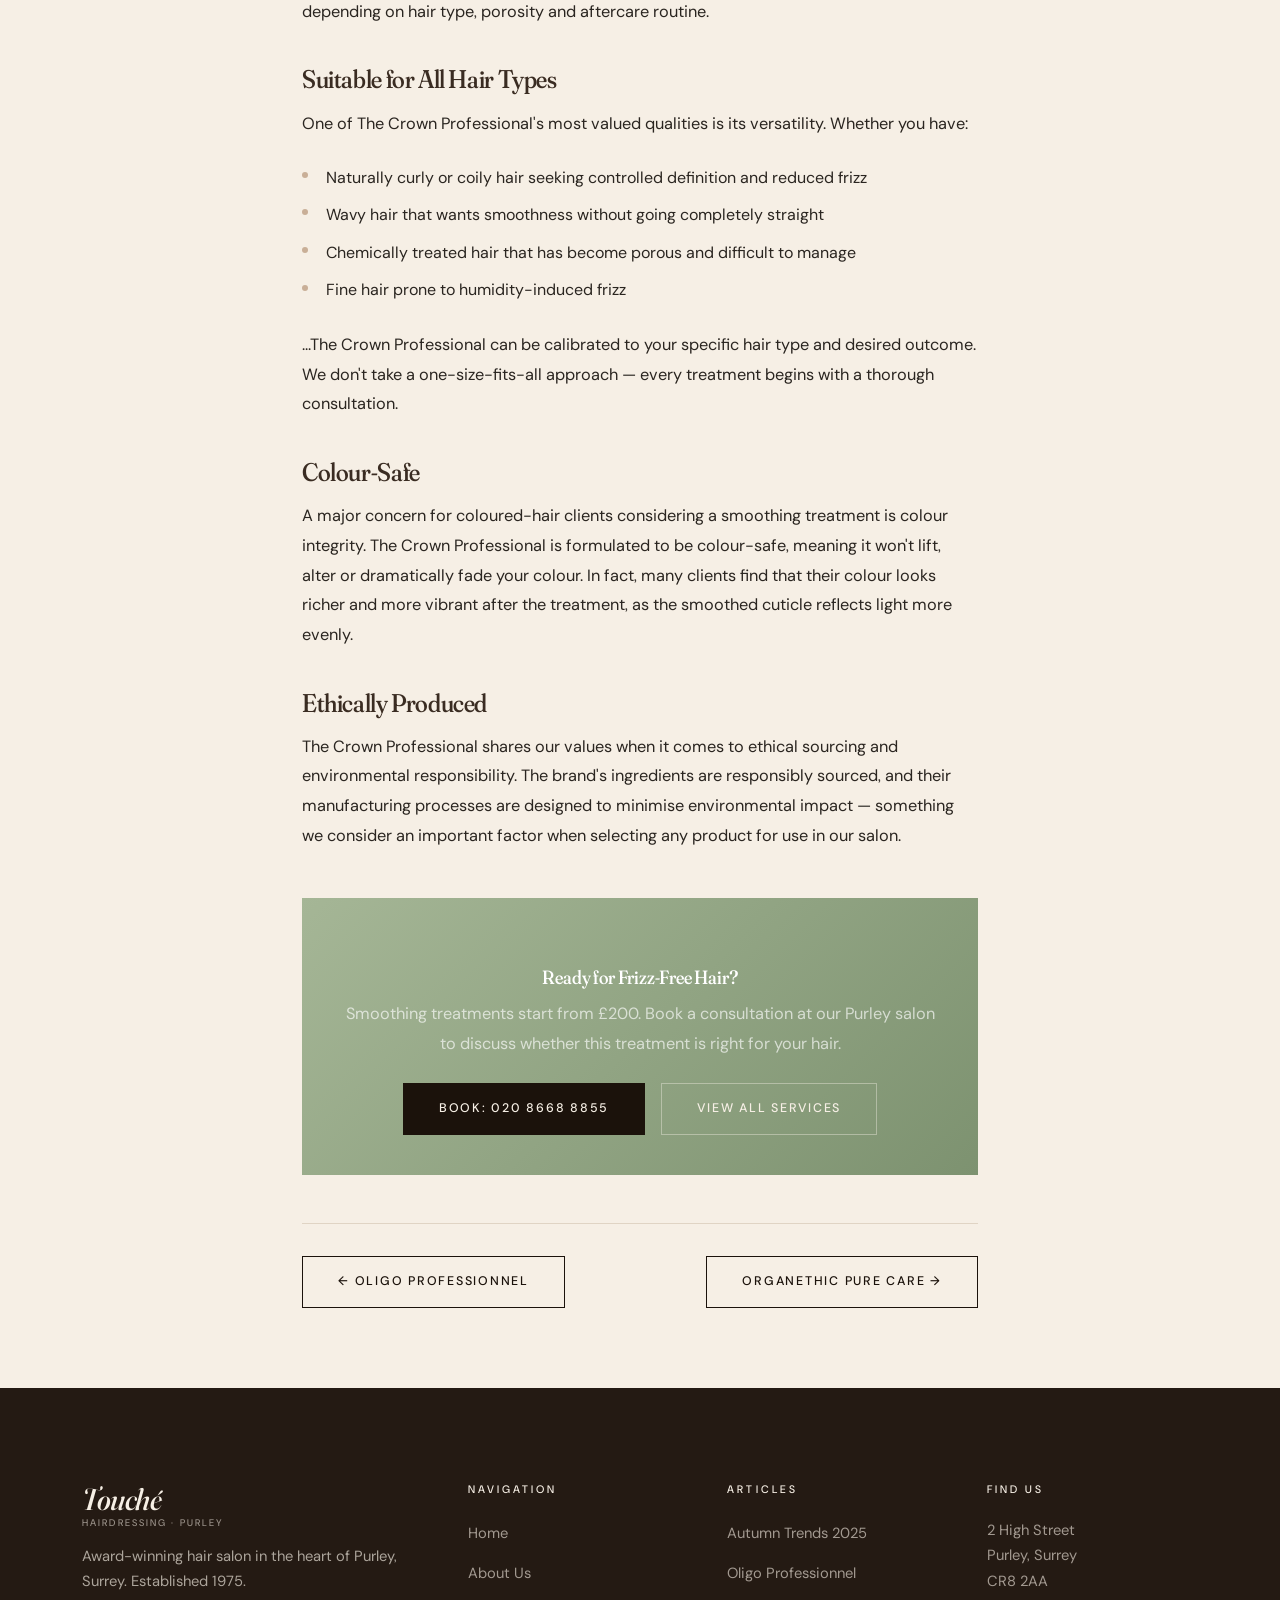
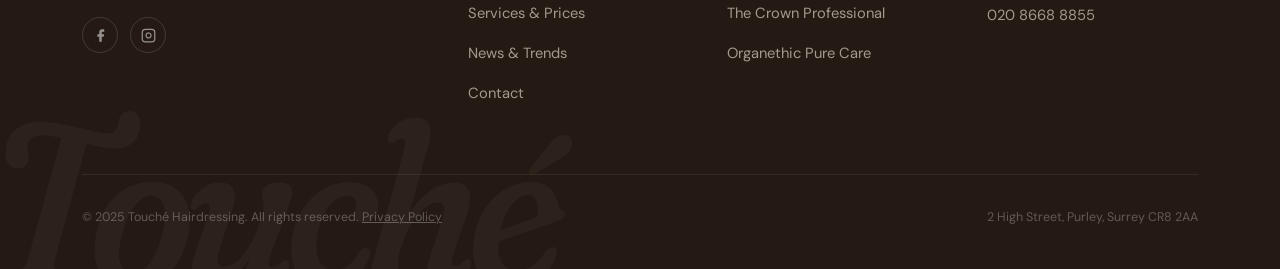
<file: news/the-crown-professional.html>
<!DOCTYPE html>
<html lang="en-GB">
<head>
  <meta charset="UTF-8">
  <meta name="viewport" content="width=device-width, initial-scale=1.0">
  <title>The Crown Professional Keratin Treatment | Touché Hairdressing Purley</title>
  <meta name="description" content="The Crown Professional smoothing system at Touché Purley. Advanced keratin treatment with argan oil and botanicals for frizz-free, manageable hair lasting up to 6 months.">
  <meta name="keywords" content="The Crown Professional, keratin hair treatment Purley, hair smoothing Surrey, frizz treatment Purley, hair straightening Surrey, keratin treatment price">
  <link rel="canonical" href="https://www.touchepurley.hair/news/the-crown-professional.html">

  <meta property="og:type" content="article">
  <meta property="og:url" content="https://www.touchepurley.hair/news/the-crown-professional.html">
  <meta property="og:title" content="The Crown Professional Keratin Treatment | Touché Purley">
  <meta property="og:description" content="Discover The Crown Professional smoothing system — advanced keratin science for frizz-free, manageable hair at our Purley salon.">

  <link rel="icon" type="image/x-icon" href="../Images/favicon.ico">
  <link rel="icon" type="image/png" sizes="32x32" href="../Images/favicon-32x32.png">
  <link rel="icon" type="image/png" sizes="16x16" href="../Images/favicon-16x16.png">
  <link rel="apple-touch-icon" href="../Images/apple-touch-icon.png">
  <link rel="manifest" href="../Images/site.webmanifest">

  <link rel="stylesheet" href="../css/style.css">

  <script type="application/ld+json">
  {
    "@context": "https://schema.org",
    "@type": "Article",
    "headline": "The Crown Professional — Advanced Smoothing & Straightening",
    "datePublished": "2025-04-09",
    "author": {"@type": "Organization", "name": "Touché Hairdressing"},
    "publisher": {"@type": "Organization", "name": "Touché Hairdressing", "url": "https://www.touchepurley.hair"},
    "mainEntityOfPage": "https://www.touchepurley.hair/news/the-crown-professional.html"
  }
  </script>
</head>
<body>

<!-- ===== NAVIGATION ===== -->
<nav class="nav" aria-label="Main navigation">
  <div class="nav__container">
    <a href="../index.html" class="nav__logo">Touché<span>Hairdressing · Purley</span></a>
    <ul class="nav__links" role="list">
      <li><a href="../index.html">Home</a></li>
      <li><a href="../about.html">About</a></li>
      <li><a href="../services.html">Services</a></li>
      <li><a href="./" class="active">News</a></li>
      <li><a href="../contact.html">Contact</a></li>
    </ul>
    <a href="https://s-iq.co/BookingPortal/dist/?salonid=87d9f85d-e9d9-4cce-bb3a-cd9e79d4d83f&amp;tab=contact" class="btn btn--gold nav__cta" target="_blank" rel="noopener">Book Online</a>
    <button class="nav__hamburger" aria-label="Toggle navigation menu" aria-expanded="false">
      <span></span><span></span><span></span>
    </button>
  </div>
</nav>

<nav class="nav__mobile" aria-label="Mobile navigation">
  <a href="../index.html">Home</a>
  <a href="../about.html">About</a>
  <a href="../services.html">Services</a>
  <a href="./">News</a>
  <a href="../contact.html">Contact</a>
  <a href="tel:02086688855" class="btn btn--gold">Call 020 8668 8855</a>
</nav>

<!-- ===== PAGE HERO ===== -->
<header class="page-hero">
  <div class="breadcrumb"><a href="../index.html">Home</a><span>›</span> <a href="./">News</a><span>›</span> The Crown Professional</div>
  <div class="page-hero__content">
    <span class="eyebrow" style="color:var(--gold);">Products · April 2025</span>
    <h1>The Crown Professional</h1>
    <p>Advanced keratin smoothing — frizz-free, manageable hair that lasts up to six months.</p>
  </div>
</header>

<main>
  <article class="article-body">

    <div class="article-meta">
      <span class="article-meta__date">9 April 2025</span>
      <span class="article-meta__dot"></span>
      <span class="article-meta__read">1 min read</span>
      <span class="article-meta__dot"></span>
      <span class="article-meta__read" style="color:var(--gold);">Products</span>
    </div>

    <p>For clients who struggle with frizz, unruly curls or hair that simply refuses to behave, The Crown Professional smoothing system offers a genuinely transformative solution. We're proud to offer this treatment at our Purley salon — and the results speak for themselves.</p>

    <h2>What Sets The Crown Professional Apart</h2>
    <p>Not all keratin treatments are created equal. The smoothing treatment market has evolved enormously over the past decade, and The Crown Professional represents the current state of the art — combining advanced science with a commitment to natural, gentle ingredients.</p>

    <p>Where older-generation smoothing treatments relied on formaldehyde or similarly harsh chemicals, The Crown Professional achieves its results through a carefully balanced system of:</p>

    <ul>
      <li><strong>Hydrolyzed keratin</strong> — The fundamental building block of hair protein, in a form small enough to penetrate the hair shaft and rebuild structure from within</li>
      <li><strong>Argan oil</strong> — Adds lubrication, shine and softness while protecting against environmental damage</li>
      <li><strong>Nourishing botanicals</strong> — Plant-derived extracts that complement the keratin complex and support overall hair health</li>
    </ul>

    <h2>Gentle Formula, Powerful Results</h2>
    <p>The Crown Professional is sulfate-free and paraben-free. This matters not just for safety, but for results — harsh surfactants can begin breaking down a keratin treatment within weeks, dramatically reducing its longevity.</p>

    <p>By using compatible, gentle formulations before and after the treatment, we help our clients maintain their results for as long as possible — typically three to six months depending on hair type, porosity and aftercare routine.</p>

    <h2>Suitable for All Hair Types</h2>
    <p>One of The Crown Professional's most valued qualities is its versatility. Whether you have:</p>

    <ul>
      <li>Naturally curly or coily hair seeking controlled definition and reduced frizz</li>
      <li>Wavy hair that wants smoothness without going completely straight</li>
      <li>Chemically treated hair that has become porous and difficult to manage</li>
      <li>Fine hair prone to humidity-induced frizz</li>
    </ul>

    <p>…The Crown Professional can be calibrated to your specific hair type and desired outcome. We don't take a one-size-fits-all approach — every treatment begins with a thorough consultation.</p>

    <h2>Colour-Safe</h2>
    <p>A major concern for coloured-hair clients considering a smoothing treatment is colour integrity. The Crown Professional is formulated to be colour-safe, meaning it won't lift, alter or dramatically fade your colour. In fact, many clients find that their colour looks richer and more vibrant after the treatment, as the smoothed cuticle reflects light more evenly.</p>

    <h2>Ethically Produced</h2>
    <p>The Crown Professional shares our values when it comes to ethical sourcing and environmental responsibility. The brand's ingredients are responsibly sourced, and their manufacturing processes are designed to minimise environmental impact — something we consider an important factor when selecting any product for use in our salon.</p>

    <div class="article-cta">
      <h3>Ready for Frizz-Free Hair?</h3>
      <p>Smoothing treatments start from £200. Book a consultation at our Purley salon to discuss whether this treatment is right for your hair.</p>
      <div style="display:flex;gap:1rem;justify-content:center;flex-wrap:wrap;">
        <a href="tel:02086688855" class="btn btn--gold">Book: 020 8668 8855</a>
        <a href="../services.html" class="btn btn--outline">View All Services</a>
      </div>
    </div>

    <nav class="article-nav" aria-label="More articles">
      <a href="oligo-professionnel.html" class="btn btn--outline-dark">← Oligo Professionnel</a>
      <a href="organethic-pure-care.html" class="btn btn--outline-dark" style="margin-left:auto;">Organethic Pure Care →</a>
    </nav>

  </article>
</main>

<!-- ===== FOOTER ===== -->
<footer class="footer" aria-label="Site footer">
  <div class="container">
    <div class="footer__grid">
      <div class="footer__brand">
        <a href="../index.html" class="nav__logo">Touché<span>Hairdressing · Purley</span></a>
        <p>Award-winning hair salon in the heart of Purley, Surrey. Established 1975.</p>
        <div class="footer__social">
          <a href="https://www.facebook.com/touchehairpurley" aria-label="Facebook" target="_blank" rel="noopener"><svg viewBox="0 0 24 24" fill="currentColor"><path d="M18 2h-3a5 5 0 0 0-5 5v3H7v4h3v8h4v-8h3l1-4h-4V7a1 1 0 0 1 1-1h3z"/></svg></a>
          <a href="https://www.instagram.com/touchehairdressingpurley/" aria-label="Instagram" target="_blank" rel="noopener"><svg viewBox="0 0 24 24" fill="none" stroke="currentColor" stroke-width="2"><rect x="2" y="2" width="20" height="20" rx="5"/><path d="M16 11.37A4 4 0 1 1 12.63 8 4 4 0 0 1 16 11.37z"/><line x1="17.5" y1="6.5" x2="17.51" y2="6.5"/></svg></a>
        </div>
      </div>
      <div class="footer__col">
        <h4>Navigation</h4>
        <ul>
          <li><a href="../index.html">Home</a></li>
          <li><a href="../about.html">About Us</a></li>
          <li><a href="../services.html">Services &amp; Prices</a></li>
          <li><a href="./">News &amp; Trends</a></li>
          <li><a href="../contact.html">Contact</a></li>
        </ul>
      </div>
      <div class="footer__col">
        <h4>Articles</h4>
        <ul>
          <li><a href="autumn-trends-2025.html">Autumn Trends 2025</a></li>
          <li><a href="oligo-professionnel.html">Oligo Professionnel</a></li>
          <li><a href="the-crown-professional.html">The Crown Professional</a></li>
          <li><a href="organethic-pure-care.html">Organethic Pure Care</a></li>
        </ul>
      </div>
      <div class="footer__col">
        <h4>Find Us</h4>
        <p>2 High Street<br>Purley, Surrey<br>CR8 2AA</p>
        <p><a href="tel:02086688855">020 8668 8855</a></p>
      </div>
    </div>
    <div class="footer__bottom">
      <p>&copy; 2025 Touché Hairdressing. All rights reserved. <a href="/privacy.html" style="color:inherit;text-decoration:underline;">Privacy Policy</a></p>
      <p>2 High Street, Purley, Surrey CR8 2AA</p>
    </div>
  </div>
</footer>

<!-- ===== COOKIE BANNER ===== -->
<div id="cookie-banner" style="display:none;" role="dialog" aria-label="Cookie consent">
  <p>We use cookies and third-party embeds (maps, reviews, social feeds) to improve your experience. <a href="/privacy.html">Privacy Policy</a></p>
  <div class="cookie-banner__btns">
    <button onclick="cookieAccept()" class="btn btn--gold">Accept</button>
    <button onclick="cookieDecline()" class="btn btn--outline-dark">Decline</button>
  </div>
</div>
<script src="../js/cookies.js"></script>
<script src="../js/main.js"></script>
</body>
</html>
</file>
<file: css/style.css>
/* ============================================================
   TOUCHÉ HAIRDRESSING — PURLEY
   Main Stylesheet — Perfectly Taupe Theme
   ============================================================ */

@import url('https://fonts.googleapis.com/css2?family=Fraunces:ital,opsz,wght@0,9..144,400;0,9..144,500;0,9..144,600;0,9..144,700;1,9..144,400;1,9..144,500;1,9..144,600&family=DM+Sans:opsz,wght@9..40,300;9..40,400;9..40,500;9..40,700&display=swap');

/* ===== VARIABLES ===== */
:root {
  /* Colour — Warm Organic Refinement */
  --ink:          #1b120b;     /* deep headline ink */
  --espresso:     #241a13;     /* primary dark — espresso */
  --black:        #241a13;     /* alias for legacy rules */
  --dark:         #3a2c22;     /* secondary dark */
  --clay:         #b08968;     /* warm secondary accent — numerals, pull-quotes */
  --gold:         #c9af97;     /* restrained accent — rules & underlines only */
  --gold-light:   #e6d8c6;
  --gold-dark:    #a98e72;
  --sage:         #a5b696;
  --ivory:        #f6efe5;     /* warm paper-like background */
  --cream:        #f6efe5;     /* alias for legacy rules */
  --warm-white:   #efe6d9;     /* alternating section tone */
  --grey-light:   #e0d4c4;
  --grey-mid:     #b8a898;
  --text:         #2a1f17;
  --text-light:   #7a6a5e;
  --white:        #ffffff;

  --font-serif:   'Fraunces', 'Cormorant Garamond', Georgia, 'Times New Roman', serif;
  --font-sans:    'DM Sans', -apple-system, BlinkMacSystemFont, 'Segoe UI', sans-serif;

  --max-width:    1180px;
  --nav-height:   76px;

  /* Motion */
  --ease:         cubic-bezier(0.22, 1, 0.36, 1);
  --ease-out:     cubic-bezier(0.16, 1, 0.3, 1);
  --transition:   0.22s var(--ease);     /* hovers — snappy */
  --transition-slow: 0.6s var(--ease);   /* reveals — slow elegance */

  --shadow-sm:    0 2px 12px rgba(36,26,19,0.05);
  --shadow:       0 4px 28px rgba(36,26,19,0.08);
  --shadow-lg:    0 12px 48px rgba(36,26,19,0.12);
  --radius:       0px;
  --radius-lg:    0px;
}

/* ===== RESET & BASE ===== */
*, *::before, *::after { box-sizing: border-box; margin: 0; padding: 0; }

html {
  font-size: 16px;
  scroll-behavior: smooth;
  -webkit-text-size-adjust: 100%;
  overflow-x: hidden;
}

body {
  font-family: var(--font-sans);
  font-weight: 400;
  color: var(--text);
  background: var(--ivory);
  line-height: 1.75;
  font-size: 17px;
  overflow-x: hidden;
  position: relative;
  font-feature-settings: "ss01", "cv11";
  -webkit-font-smoothing: antialiased;
  -moz-osx-font-smoothing: grayscale;
}

/* Paper-grain overlay — shifts feel from "web template" to "printed matter" */
body::after {
  content: '';
  position: fixed;
  inset: 0;
  pointer-events: none;
  z-index: 9998;
  opacity: 0.06;
  mix-blend-mode: multiply;
  background-image: url("data:image/svg+xml;utf8,<svg xmlns='http://www.w3.org/2000/svg' width='280' height='280'><filter id='n'><feTurbulence type='fractalNoise' baseFrequency='0.9' numOctaves='2' stitchTiles='stitch'/><feColorMatrix values='0 0 0 0 0.11  0 0 0 0 0.08  0 0 0 0 0.05  0 0 0 0.9 0'/></filter><rect width='100%25' height='100%25' filter='url(%23n)'/></svg>");
  background-size: 280px 280px;
}

@media (prefers-reduced-motion: reduce) {
  *, *::before, *::after {
    animation-duration: 0.01ms !important;
    animation-iteration-count: 1 !important;
    transition-duration: 0.01ms !important;
  }
}

img {
  display: block;
  max-width: 100%;
  height: auto;
}

a {
  color: inherit;
  text-decoration: none;
}

ul { list-style: none; }

/* ===== TYPOGRAPHY ===== */
h1, h2, h3, h4 {
  font-family: var(--font-serif);
  font-variation-settings: "opsz" 144, "SOFT" 60, "WONK" 0;
  line-height: 1.08;
  color: var(--ink);
  font-weight: 500;
  letter-spacing: -0.015em;
}

h1 { font-size: clamp(2.6rem, 6vw, 4.6rem); font-weight: 500; }
h2 { font-size: clamp(2rem, 4vw, 3.2rem); font-weight: 500; }
h3 { font-size: clamp(1.3rem, 2.5vw, 1.7rem); font-weight: 500; letter-spacing: -0.01em; }
h4 { font-size: 1.1rem; font-weight: 500; letter-spacing: -0.005em; }

p { margin-bottom: 1rem; }
p:last-child { margin-bottom: 0; }

.eyebrow {
  display: inline-block;
  font-family: var(--font-sans);
  font-size: 0.72rem;
  font-weight: 500;
  letter-spacing: 0.22em;
  text-transform: uppercase;
  color: var(--clay);
  margin-bottom: 0.8rem;
}

.lead {
  font-size: 1.18rem;
  font-weight: 300;
  color: var(--text-light);
  line-height: 1.75;
  letter-spacing: -0.005em;
}

/* Tabular serif numerals — heritage numerals */
.numeral {
  font-family: var(--font-serif);
  font-variation-settings: "opsz" 144;
  font-feature-settings: "tnum" 1, "lnum" 1;
  color: var(--clay);
  font-weight: 400;
}

/* Hairline rule — 1px + centred filigree glyph */
.rule {
  display: flex;
  align-items: center;
  gap: 1rem;
  color: var(--gold);
  margin: 1rem 0;
}
.rule::before,
.rule::after {
  content: '';
  flex: 1;
  height: 1px;
  background: currentColor;
  opacity: 0.45;
}
.rule__glyph {
  font-family: var(--font-serif);
  font-size: 0.95rem;
  color: var(--clay);
  line-height: 1;
}

/* Scroll-reveal utility */
.reveal {
  opacity: 0;
  transform: translateY(28px);
  transition: opacity 900ms var(--ease), transform 900ms var(--ease);
  will-change: opacity, transform;
}
.reveal.is-visible {
  opacity: 1;
  transform: translateY(0);
}
.reveal[data-delay="1"] { transition-delay: 80ms; }
.reveal[data-delay="2"] { transition-delay: 160ms; }
.reveal[data-delay="3"] { transition-delay: 240ms; }
.reveal[data-delay="4"] { transition-delay: 320ms; }

/* ===== BUTTONS ===== */
.btn {
  display: inline-flex;
  align-items: center;
  justify-content: center;
  gap: 0.55rem;
  padding: 1.05rem 2.2rem;
  font-family: var(--font-sans);
  font-size: 0.78rem;
  font-weight: 500;
  letter-spacing: 0.14em;
  text-transform: uppercase;
  border: 1px solid transparent;
  border-radius: var(--radius);
  cursor: pointer;
  transition: background var(--transition), color var(--transition), border-color var(--transition), transform var(--transition);
  white-space: nowrap;
  line-height: 1;
  min-height: 52px;
}

/* Primary — ink on ivory, not gold fill */
.btn--gold {
  background: var(--ink);
  color: var(--ivory);
  border-color: var(--ink);
}
.btn--gold:hover {
  background: transparent;
  color: var(--ink);
  border-color: var(--ink);
}

.btn--outline {
  background: transparent;
  color: var(--ivory);
  border-color: rgba(246,239,229,0.40);
}
.btn--outline:hover {
  background: var(--ivory);
  color: var(--ink);
  border-color: var(--ivory);
}

.btn--dark {
  background: var(--ink);
  color: var(--ivory);
  border-color: var(--ink);
}
.btn--dark:hover {
  background: transparent;
  color: var(--ink);
  border-color: var(--ink);
}

.btn--outline-dark {
  background: transparent;
  color: var(--ink);
  border-color: var(--ink);
}
.btn--outline-dark:hover {
  background: var(--ink);
  color: var(--ivory);
  border-color: var(--ink);
}

/* Editorial underline link — for secondary CTAs */
.link-arrow {
  display: inline-flex;
  align-items: center;
  gap: 0.55rem;
  font-family: var(--font-sans);
  font-size: 0.82rem;
  font-weight: 500;
  letter-spacing: 0.08em;
  color: var(--ink);
  padding-bottom: 4px;
  border-bottom: 1px solid currentColor;
  transition: gap var(--transition), color var(--transition), border-color var(--transition);
  text-transform: none;
}
.link-arrow:hover {
  gap: 0.9rem;
  color: var(--clay);
}
.link-arrow--light {
  color: var(--ivory);
}
.link-arrow--light:hover { color: var(--gold-light); }

/* Focus-visible — hairline gold ring */
:focus-visible {
  outline: 1px solid var(--gold);
  outline-offset: 3px;
}
.btn:focus-visible {
  outline-offset: 4px;
}

/* ===== NAVIGATION ===== */
.nav {
  position: fixed;
  top: 0;
  left: 0;
  right: 0;
  z-index: 1000;
  height: var(--nav-height);
  background: rgba(246,239,229,0.96);
  backdrop-filter: saturate(140%) blur(14px);
  -webkit-backdrop-filter: saturate(140%) blur(14px);
  border-bottom: 1px solid rgba(27,18,11,0.08);
  transition: background 0.4s var(--ease), border-color 0.4s var(--ease);
}

.nav.scrolled {
  background: rgba(246,239,229,0.98);
  border-bottom-color: rgba(27,18,11,0.12);
  box-shadow: 0 1px 24px rgba(36,26,19,0.07);
}

/* Scroll-progress accent — fills the nav's lower edge as the page scrolls */
.scroll-progress {
  position: fixed;
  top: 0;
  left: 0;
  height: 2px;
  width: 0;
  background: linear-gradient(90deg, var(--clay), var(--gold-light));
  z-index: 1001;
  pointer-events: none;
  transition: width 0.08s linear;
}

.nav__container {
  max-width: var(--max-width);
  margin: 0 auto;
  padding: 0 2rem;
  height: 100%;
  display: flex;
  align-items: center;
  gap: 2rem;
}

/* Logo — two-line monogram, always ink on the frosted ivory bar */
.nav__logo {
  font-family: var(--font-serif);
  font-variation-settings: "opsz" 144;
  font-size: 1.65rem;
  font-weight: 500;
  font-style: italic;
  color: var(--ink);
  letter-spacing: -0.015em;
  line-height: 1;
  flex-shrink: 0;
  margin-right: auto;
  transition: color 0.4s var(--ease);
}
.nav__logo span {
  font-family: var(--font-sans);
  font-style: normal;
  font-weight: 500;
  color: var(--text-light);
  font-size: 0.6rem;
  letter-spacing: 0.22em;
  text-transform: uppercase;
  display: block;
  margin-top: 4px;
  transition: color 0.4s var(--ease);
}

.nav__links {
  display: flex;
  align-items: center;
  gap: 0.15rem;
}

.nav__links a {
  color: var(--text-light);
  font-family: var(--font-sans);
  font-size: 0.86rem;
  font-weight: 400;
  letter-spacing: 0.02em;
  text-transform: none;
  padding: 0.5rem 0.95rem;
  border-radius: var(--radius);
  transition: color var(--transition);
  position: relative;
}

.nav__links a::after {
  content: '';
  position: absolute;
  bottom: 2px;
  left: 0.95rem;
  right: 0.95rem;
  height: 1px;
  background: currentColor;
  transform: scaleX(0);
  transform-origin: left;
  transition: transform 0.35s var(--ease);
}

.nav__links a:hover,
.nav__links a.active {
  color: var(--ink);
}

.nav__links a:hover::after,
.nav__links a.active::after {
  transform: scaleX(1);
}

.nav__cta {
  font-size: 0.72rem;
  padding: 0.75rem 1.4rem;
  min-height: 42px;
  flex-shrink: 0;
  letter-spacing: 0.14em;
  background: var(--ink);
  color: var(--ivory);
  border-color: var(--ink);
}
.nav__cta:hover {
  background: transparent;
  color: var(--ink);
  border-color: var(--ink);
}

.nav__hamburger span {
  background: var(--ink);
}

.nav__hamburger {
  display: none;
  flex-direction: column;
  justify-content: space-between;
  width: 26px;
  height: 18px;
  background: none;
  border: none;
  cursor: pointer;
  padding: 0;
  flex-shrink: 0;
}

.nav__hamburger span {
  display: block;
  width: 100%;
  height: 2px;
  background: var(--ink);
  border-radius: 2px;
  transition: all var(--transition);
}

.nav__hamburger.open span:nth-child(1) { transform: translateY(8px) rotate(45deg); }
.nav__hamburger.open span:nth-child(2) { opacity: 0; transform: scaleX(0); }
.nav__hamburger.open span:nth-child(3) { transform: translateY(-8px) rotate(-45deg); }

/* ===== HERO — HOMEPAGE (split editorial layout) ===== */
.hero {
  position: relative;
  min-height: 100vh;
  display: grid;
  grid-template-columns: 55fr 45fr;
  overflow: hidden;
  background: var(--ivory);
}

/* Left panel — art-directed photograph (rotating fade, no user controls) */
.hero__carousel {
  position: relative;
  overflow: hidden;
  background: var(--espresso);
}

.carousel__slide {
  position: absolute;
  inset: 0;
  width: 100%;
  height: 100%;
  object-fit: cover;
  object-position: center 25%;
  display: block;
  opacity: 0;
  transition: opacity 1.4s var(--ease);
  filter: saturate(0.92) contrast(1.02);
}

.carousel__slide--active {
  opacity: 1;
}

/* Photograph vignette — warms the image, anchors it */
.hero__carousel::after {
  content: '';
  position: absolute;
  inset: 0;
  background:
    linear-gradient(180deg, rgba(27,18,11,0.25) 0%, transparent 35%, transparent 65%, rgba(27,18,11,0.45) 100%),
    radial-gradient(ellipse at center, transparent 55%, rgba(27,18,11,0.35) 100%);
  pointer-events: none;
  z-index: 1;
}

/* Drop old carousel controls — we don't need them any more */
.carousel__btn,
.carousel__dots,
.hero__overlay { display: none !important; }

/* Rotated caption — sits clearly inside the ivory panel, just past the seam */
.hero__caption {
  position: absolute;
  top: 50%;
  left: 55%;
  transform: translate(1.25rem, -50%) rotate(-90deg);
  transform-origin: left center;
  font-family: var(--font-sans);
  font-size: 0.72rem;
  font-weight: 500;
  letter-spacing: 0.32em;
  text-transform: uppercase;
  color: var(--espresso);
  white-space: nowrap;
  z-index: 4;
  pointer-events: none;
}
.hero__caption::before,
.hero__caption::after {
  content: '—';
  margin: 0 0.85rem;
  color: var(--clay);
}

/* Right panel — ivory content */
.hero__inner {
  position: relative;
  z-index: 2;
  padding: calc(var(--nav-height) + 3rem) clamp(2rem, 6vw, 5rem) 4rem;
  display: flex;
  flex-direction: column;
  justify-content: center;
  background: var(--ivory);
}

/* Crisp editorial seam where photograph meets the ivory panel (desktop split only) */
@media (min-width: 1025px) {
  .hero__inner::before {
    content: '';
    position: absolute;
    top: 0;
    bottom: 0;
    left: 0;
    width: 1px;
    background: linear-gradient(180deg,
      transparent 0%,
      rgba(201,175,151,0.55) 18%,
      rgba(201,175,151,0.55) 82%,
      transparent 100%);
    z-index: 3;
  }
}

.hero__content {
  position: relative;
  z-index: 2;
  text-align: left;
  max-width: 520px;
}

.hero__eyebrow {
  display: inline-flex;
  align-items: center;
  gap: 0.7rem;
  font-family: var(--font-sans);
  font-size: 0.66rem;
  font-weight: 500;
  letter-spacing: 0.28em;
  text-transform: uppercase;
  color: var(--clay);
  padding: 0;
  margin-bottom: 1.8rem;
  border: none;
}
.hero__eyebrow::before {
  content: '';
  width: 28px;
  height: 1px;
  background: var(--gold);
}

.hero__title {
  color: var(--ink);
  font-family: var(--font-serif);
  font-variation-settings: "opsz" 144, "SOFT" 100;
  font-size: clamp(2.8rem, 6.5vw, 5.4rem);
  font-weight: 400;
  line-height: 1.02;
  letter-spacing: -0.025em;
  margin-bottom: 1.6rem;
}

.hero__title em {
  font-style: italic;
  font-weight: 500;
  color: var(--clay);
  font-variation-settings: "opsz" 144, "SOFT" 100, "WONK" 1;
}

/* Stagger hero-title words on first paint */
.hero__title .word {
  display: inline-block;
  opacity: 0;
  transform: translateY(22px);
  animation: heroWord 900ms var(--ease) forwards;
}
.hero__title .word:nth-child(1) { animation-delay: 150ms; }
.hero__title .word:nth-child(2) { animation-delay: 260ms; }
.hero__title .word:nth-child(3) { animation-delay: 370ms; }
.hero__title .word:nth-child(4) { animation-delay: 480ms; }
.hero__eyebrow { opacity: 0; animation: heroFade 700ms var(--ease) 60ms forwards; }
.hero__subtitle { opacity: 0; animation: heroFade 800ms var(--ease) 650ms forwards; }
.hero__ctas { opacity: 0; animation: heroFade 800ms var(--ease) 800ms forwards; }
.hero__phone-link { opacity: 0; animation: heroFade 700ms var(--ease) 900ms forwards; }

@keyframes heroWord {
  to { opacity: 1; transform: translateY(0); }
}
@keyframes heroFade {
  to { opacity: 1; }
}

.hero__subtitle {
  font-family: var(--font-sans);
  font-size: clamp(1rem, 1.4vw, 1.08rem);
  font-weight: 400;
  color: var(--text-light);
  max-width: 440px;
  margin: 0 0 2.5rem;
  line-height: 1.75;
  letter-spacing: -0.005em;
}

.hero__ctas {
  display: flex;
  gap: 1.6rem;
  align-items: center;
  justify-content: flex-start;
  flex-wrap: wrap;
}

.hero__ctas .btn--gold {
  background: var(--ink);
  color: var(--ivory);
  border-color: var(--ink);
  min-height: 56px;
  padding: 1.1rem 2.4rem;
}
.hero__ctas .btn--gold:hover {
  background: transparent;
  color: var(--ink);
}

.hero__phone-link {
  display: block;
  margin-top: 1.4rem;
  font-family: var(--font-sans);
  font-size: 0.78rem;
  letter-spacing: 0.12em;
  color: var(--text-light);
  text-transform: uppercase;
}
.hero__phone-link a {
  color: var(--ink);
  border-bottom: 1px solid var(--gold);
  padding-bottom: 2px;
  transition: color var(--transition), border-color var(--transition);
}
.hero__phone-link a:hover {
  color: var(--clay);
  border-color: var(--clay);
}

.hero__scroll {
  position: absolute;
  bottom: 2rem;
  left: clamp(2rem, 6vw, 5rem);
  z-index: 4;
  display: flex;
  align-items: center;
  gap: 0.7rem;
  color: var(--text-light);
  font-family: var(--font-sans);
  font-size: 0.62rem;
  letter-spacing: 0.28em;
  text-transform: uppercase;
}

.hero__scroll::after {
  content: '';
  display: block;
  width: 44px;
  height: 1px;
  background: var(--gold);
  animation: scrollLine 2.4s ease-in-out infinite;
  transform-origin: left;
}

@keyframes scrollLine {
  0%, 100% { transform: scaleX(1); opacity: 1; }
  50% { transform: scaleX(0.35); opacity: 0.5; }
}

/* ===== PAGE HERO (inner pages) ===== */
.page-hero {
  position: relative;
  padding: calc(var(--nav-height) + 5rem) 2rem 5rem;
  background: var(--black);
  overflow: hidden;
  text-align: center;
}

.page-hero::before {
  content: '';
  position: absolute;
  inset: 0;
  background:
    radial-gradient(ellipse 60% 80% at 50% 100%, rgba(223,202,178,0.12) 0%, transparent 65%),
    linear-gradient(180deg, #2e231a 0%, #3d3028 100%);
  z-index: 0;
}

/* Page hero with background image */
.page-hero--img {
  background-size: cover;
  background-position: center;
  padding: calc(var(--nav-height) + 4rem) 2rem 4rem;
}

.page-hero--img::before {
  background: linear-gradient(180deg,
    rgba(46,35,26,0.60) 0%,
    rgba(46,35,26,0.48) 50%,
    rgba(46,35,26,0.70) 100%);
}

.page-hero__content {
  position: relative;
  z-index: 1;
  max-width: 640px;
  margin: 0 auto;
}

.page-hero h1 {
  color: var(--white);
  margin-bottom: 1rem;
}

.page-hero p {
  color: rgba(255,255,255,0.65);
  font-size: 1.1rem;
  font-weight: 300;
  margin: 0;
}

/* ===== LAYOUT HELPERS ===== */
.container {
  max-width: var(--max-width);
  margin: 0 auto;
  padding: 0 2rem;
}

.section {
  padding: 7rem 0;
  position: relative;
}

.section--dark {
  background: var(--espresso);
  color: var(--ivory);
}

.section--dark h1,
.section--dark h2,
.section--dark h3,
.section--dark h4 {
  color: var(--ivory);
}

.section--dark .eyebrow {
  color: var(--gold-light);
}

.section--cream {
  background: var(--warm-white);
}

.section--black {
  background: var(--espresso);
}

.section__header {
  text-align: center;
  max-width: 640px;
  margin: 0 auto 4.5rem;
}

.section__header p {
  font-size: 1.08rem;
  color: var(--text-light);
  margin-top: 1rem;
  line-height: 1.75;
}

.section--dark .section__header p {
  color: rgba(246,239,229,0.65);
}

/* Hairline divider — 1px with a filigree glyph */
.divider {
  width: 220px;
  height: 1px;
  background: var(--gold);
  margin: 1.4rem auto 0;
  position: relative;
}
.divider::before {
  content: '❦';
  position: absolute;
  top: 50%;
  left: 50%;
  transform: translate(-50%, -50%);
  background: inherit;
  background-color: var(--ivory);
  padding: 0 0.8rem;
  color: var(--clay);
  font-family: var(--font-serif);
  font-size: 0.85rem;
  line-height: 1;
}
.section--cream .divider::before { background-color: var(--warm-white); }
.section--dark .divider::before { background-color: var(--espresso); }
.section--dark .divider { background: rgba(201,175,151,0.45); }

/* ===== GRID LAYOUTS ===== */
.grid-2 { display: grid; grid-template-columns: repeat(2, 1fr); gap: 2rem; }
.grid-3 { display: grid; grid-template-columns: repeat(3, 1fr); gap: 2rem; }
.grid-4 { display: grid; grid-template-columns: repeat(4, 1fr); gap: 1.5rem; }

/* ===== INTRO STRIP ===== */
.intro-strip {
  background: var(--ivory);
  padding: 6rem 0 0;
  text-align: center;
  border-top: 1px solid rgba(27,18,11,0.08);
}

.intro-strip__inner {
  max-width: 720px;
  margin: 0 auto 4.5rem;
  padding: 0 2rem;
}

.intro-strip .eyebrow {
  color: var(--clay);
}

.intro-strip h2 {
  color: var(--ink);
  margin-bottom: 1.3rem;
  font-family: var(--font-serif);
  font-variation-settings: "opsz" 144, "SOFT" 100;
  font-weight: 400;
}

.intro-strip p {
  color: var(--text-light);
  font-size: 1.1rem;
  font-weight: 400;
  line-height: 1.75;
}

/* Stats rail — oversized serif numerals on ivory, hairline dividers */
.intro-strip__stats {
  display: grid;
  grid-template-columns: repeat(4, 1fr);
  max-width: var(--max-width);
  margin: 0 auto;
  padding: 3rem 2rem;
  border-top: 1px solid rgba(27,18,11,0.12);
  border-bottom: 1px solid rgba(27,18,11,0.12);
}

.stat {
  text-align: center;
  padding: 0.8rem 1.5rem;
  position: relative;
}

.stat + .stat::before {
  content: '';
  position: absolute;
  left: 0;
  top: 15%;
  bottom: 15%;
  width: 1px;
  background: rgba(27,18,11,0.12);
}

.stat__number {
  display: block;
  font-family: var(--font-serif);
  font-variation-settings: "opsz" 144;
  font-feature-settings: "tnum" 1, "lnum" 1;
  font-size: clamp(2.6rem, 5vw, 3.8rem);
  font-weight: 400;
  color: var(--clay);
  line-height: 1;
  letter-spacing: -0.02em;
}

.stat__label {
  display: block;
  font-family: var(--font-sans);
  font-size: 0.68rem;
  font-weight: 500;
  letter-spacing: 0.22em;
  text-transform: uppercase;
  color: var(--text-light);
  margin-top: 0.9rem;
}

/* ===== SERVICE CARDS — editorial offset grid ===== */
.service-card {
  background: transparent;
  border-radius: 0;
  overflow: visible;
  transition: transform 900ms var(--ease);
  box-shadow: none;
  display: flex;
  flex-direction: column;
  text-decoration: none;
}

/* Offset grid — desktop only */
@media (min-width: 1025px) {
  .grid-4 .service-card:nth-child(even) {
    transform: translateY(48px);
  }
  .grid-4 .service-card:nth-child(even):hover {
    transform: translateY(44px);
  }
  .grid-4 .service-card:nth-child(odd):hover {
    transform: translateY(-4px);
  }
}

.service-card:hover {
  box-shadow: none;
  transform: translateY(-4px);
}

.service-card__img {
  aspect-ratio: 3 / 4;
  height: auto;
  overflow: hidden;
  margin-bottom: 1.4rem;
  position: relative;
}

.service-card__img img {
  width: 100%;
  height: 100%;
  object-fit: cover;
  display: block;
  transition: filter 900ms var(--ease), transform 900ms var(--ease);
  filter: saturate(0.85) contrast(0.98) brightness(0.97);
}

.service-card:hover .service-card__img img {
  filter: saturate(1.05) contrast(1.02) brightness(1.02);
  transform: scale(1.05);
}

/* Small serial numeral over the image — editorial touch */
.service-card__num {
  position: absolute;
  top: 1rem;
  left: 1rem;
  font-family: var(--font-serif);
  font-variation-settings: "opsz" 144;
  font-feature-settings: "tnum" 1, "lnum" 1;
  font-size: 0.85rem;
  color: var(--ivory);
  letter-spacing: 0.02em;
  z-index: 2;
  mix-blend-mode: difference;
}

.service-card__body {
  padding: 0;
  flex: 1;
  display: flex;
  flex-direction: column;
  gap: 0.7rem;
}

/* hairline above title */
.service-card__body::before {
  content: '';
  display: block;
  width: 40px;
  height: 1px;
  background: var(--clay);
  margin-bottom: 0.2rem;
}

.service-card__body h3 {
  margin: 0;
  font-family: var(--font-serif);
  font-variation-settings: "opsz" 144, "SOFT" 100;
  font-size: 1.45rem;
  font-weight: 400;
  color: var(--ink);
  letter-spacing: -0.01em;
  line-height: 1.15;
}

.service-card__body p {
  color: var(--text-light);
  font-size: 0.95rem;
  flex: 1;
  line-height: 1.65;
  margin: 0;
}

.service-card__price {
  display: inline-flex;
  align-items: center;
  gap: 0.5rem;
  margin-top: 0.6rem;
  font-family: var(--font-sans);
  font-size: 0.8rem;
  font-weight: 500;
  letter-spacing: 0.04em;
  color: var(--ink);
  text-transform: none;
  border-bottom: 1px solid var(--clay);
  padding-bottom: 3px;
  align-self: flex-start;
  transition: gap var(--transition), color var(--transition);
}
.service-card:hover .service-card__price {
  gap: 0.85rem;
  color: var(--clay);
}
.service-card__price::after {
  content: '→';
  font-family: var(--font-serif);
}

/* ===== FEATURE LIST ===== */
.feature {
  display: flex;
  gap: 1.6rem;
  padding: 1.8rem 0;
  border-bottom: 1px solid rgba(27,18,11,0.1);
}

.feature:last-child { border-bottom: none; }

.feature__icon {
  width: 44px;
  height: 44px;
  background: transparent;
  border: 1px solid var(--clay);
  border-radius: 50%;
  display: flex;
  align-items: center;
  justify-content: center;
  flex-shrink: 0;
  color: var(--clay);
}

.feature__icon svg {
  width: 20px;
  height: 20px;
  color: currentColor;
}

.feature__body h4 {
  margin-bottom: 0.35rem;
  font-size: 1.1rem;
  font-family: var(--font-serif);
  font-variation-settings: "opsz" 144, "SOFT" 100;
  font-weight: 500;
  color: var(--ink);
}

.feature__body p {
  color: var(--text-light);
  font-size: 0.95rem;
  margin: 0;
  line-height: 1.7;
}

/* ===== PRODUCT CARDS ===== */
.product-card {
  background: transparent;
  border-radius: 0;
  padding: 2.5rem 0 2rem;
  border: none;
  border-top: 1px solid rgba(27,18,11,0.2);
  transition: border-color var(--transition);
  position: relative;
}

.product-card::before {
  content: '';
  position: absolute;
  top: -1px;
  left: 0;
  width: 40px;
  height: 1px;
  background: var(--clay);
  transition: width 500ms var(--ease);
}

.product-card:hover::before {
  width: 100%;
}

.product-card__name {
  font-family: var(--font-serif);
  font-variation-settings: "opsz" 144, "SOFT" 100;
  font-size: 1.5rem;
  font-weight: 500;
  color: var(--ink);
  margin-bottom: 0.8rem;
  letter-spacing: -0.01em;
}

.product-card p {
  color: var(--text-light);
  font-size: 0.95rem;
  line-height: 1.75;
}

.product-card__link {
  display: inline-flex;
  align-items: center;
  gap: 0.5rem;
  font-family: var(--font-sans);
  font-size: 0.82rem;
  font-weight: 500;
  letter-spacing: 0.04em;
  text-transform: none;
  color: var(--ink);
  margin-top: 1.4rem;
  padding-bottom: 3px;
  border-bottom: 1px solid var(--clay);
  transition: gap var(--transition), color var(--transition);
}

.product-card__link:hover {
  gap: 0.9rem;
  color: var(--clay);
}

.product-card__link svg { transition: transform var(--transition); }
.product-card__link:hover svg { transform: translateX(3px); }

/* ===== PRICING TABLE ===== */
.pricing-section {
  padding: 6rem 0;
}

.pricing-category {
  margin-bottom: 4rem;
  scroll-margin-top: calc(var(--nav-height) + 1.5rem);
}

.pricing-category__title {
  font-family: var(--font-serif);
  font-size: 1.5rem;
  color: var(--dark);
  border-bottom: 2px solid var(--grey-light);
  padding-bottom: 0.8rem;
  margin-bottom: 0;
  display: flex;
  align-items: center;
  gap: 1rem;
}

.pricing-category__title::after {
  content: '';
  flex: 1;
  height: 2px;
  background: linear-gradient(90deg, var(--grey-light) 0%, transparent 100%);
  margin-left: 0.5rem;
}

.pricing-row {
  display: flex;
  align-items: baseline;
  justify-content: space-between;
  padding: 1rem 0;
  border-bottom: 1px solid rgba(0,0,0,0.05);
  gap: 1rem;
}

.pricing-row:last-child { border-bottom: none; }

.pricing-row__name {
  font-size: 0.97rem;
  color: var(--text);
  font-weight: 400;
}

.pricing-row__note {
  font-size: 0.8rem;
  color: var(--text-light);
  display: block;
  margin-top: 0.15rem;
}

.pricing-row__price {
  font-family: var(--font-serif);
  font-size: 1.1rem;
  color: var(--dark);
  font-weight: 600;
  white-space: nowrap;
  flex-shrink: 0;
}

.pricing-note {
  background: linear-gradient(135deg, #f8f6f3 0%, #f0ece6 100%);
  border: 1px solid rgba(223,202,178,0.28);
  border-radius: var(--radius-lg);
  padding: 2rem 2.5rem;
  margin-top: 3rem;
}

.pricing-note h4 {
  color: var(--gold-dark);
  margin-bottom: 0.8rem;
}

.pricing-note ul {
  list-style: none;
  display: grid;
  grid-template-columns: repeat(auto-fill, minmax(280px, 1fr));
  gap: 0.5rem 2rem;
}

.pricing-note ul li {
  font-size: 0.88rem;
  color: var(--text-light);
  padding-left: 1.2rem;
  position: relative;
}

.pricing-note ul li::before {
  content: '–';
  position: absolute;
  left: 0;
  color: var(--gold);
}

/* ===== CONTACT SECTION ===== */
.contact-grid {
  display: grid;
  grid-template-columns: 1fr 1.3fr;
  gap: 4rem;
  align-items: start;
}

.contact-info__item {
  display: flex;
  gap: 1.2rem;
  margin-bottom: 2rem;
  align-items: flex-start;
}

.contact-info__icon {
  width: 42px;
  height: 42px;
  border: 1px solid var(--grey-light);
  border-radius: 50%;
  display: flex;
  align-items: center;
  justify-content: center;
  flex-shrink: 0;
  color: var(--gold);
}

.contact-info__icon svg { width: 18px; height: 18px; }

.contact-info__text h4 {
  font-family: var(--font-sans);
  font-size: 0.72rem;
  font-weight: 700;
  letter-spacing: 0.12em;
  text-transform: uppercase;
  color: var(--text-light);
  margin-bottom: 0.3rem;
}

.contact-info__text p,
.contact-info__text a {
  font-size: 1rem;
  color: var(--text);
  font-weight: 400;
  line-height: 1.5;
}

.contact-info__text a:hover { color: var(--gold-dark); }

/* ===== HOURS TABLE ===== */
.hours-table {
  width: 100%;
  border-collapse: collapse;
  margin-top: 0.5rem;
}

.hours-table tr {
  border-bottom: 1px solid var(--grey-light);
}

.hours-table tr:last-child { border-bottom: none; }

.hours-table td {
  padding: 0.5rem 0;
  font-size: 0.9rem;
  color: var(--text);
}

.hours-table td:first-child {
  font-weight: 700;
  color: var(--text-light);
  width: 100px;
}

/* ===== FORM ===== */
.form-group {
  margin-bottom: 1.3rem;
}

.form-group label {
  display: block;
  font-size: 0.75rem;
  font-weight: 700;
  letter-spacing: 0.10em;
  text-transform: uppercase;
  color: var(--text-light);
  margin-bottom: 0.5rem;
}

.form-group input,
.form-group textarea,
.form-group select {
  width: 100%;
  padding: 0.85rem 1.1rem;
  font-family: var(--font-sans);
  font-size: 0.97rem;
  color: var(--text);
  background: var(--white);
  border: 1.5px solid var(--grey-light);
  border-radius: var(--radius);
  transition: border-color var(--transition), box-shadow var(--transition);
  outline: none;
  -webkit-appearance: none;
}

.form-group input:focus,
.form-group textarea:focus,
.form-group select:focus {
  border-color: var(--gold);
  box-shadow: 0 0 0 3px rgba(223,202,178,0.15);
}

.form-group textarea {
  min-height: 130px;
  resize: vertical;
}

/* ===== MAP ===== */
.map-wrapper {
  border-radius: var(--radius-lg);
  overflow: hidden;
  box-shadow: var(--shadow);
  margin-top: 3rem;
}

.map-wrapper iframe {
  display: block;
  width: 100%;
  height: 350px;
  border: none;
  filter: grayscale(20%);
}

/* ===== BLOG CARDS ===== */
.blog-card {
  background: var(--white);
  border-radius: var(--radius-lg);
  overflow: hidden;
  box-shadow: var(--shadow-sm);
  transition: all var(--transition);
  display: flex;
  flex-direction: column;
}

.blog-card:hover {
  transform: translateY(-4px);
  box-shadow: var(--shadow-lg);
}

.blog-card__img {
  height: 200px;
  background: linear-gradient(135deg, #a5b696 0%, #7d9270 100%);
  position: relative;
  overflow: hidden;
}

.blog-card__img::after {
  content: '';
  position: absolute;
  inset: 0;
  background: linear-gradient(135deg, rgba(223,202,178,0.18) 0%, transparent 70%);
}

.blog-card__img--autumn {
  background: linear-gradient(135deg, #dfcab2 0%, #c9af97 60%, #b89b82 100%);
}
.blog-card__img--oligo {
  background: linear-gradient(135deg, #a5b696 0%, #8da37e 60%, #7d9270 100%);
}
.blog-card__img--opc {
  background: linear-gradient(135deg, #c4cfbb 0%, #a5b696 60%, #8da37e 100%);
}
.blog-card__img--crown {
  background: linear-gradient(135deg, #dfcab2 0%, #c9af97 60%, #b89b82 100%);
}
.blog-card__img--trends {
  background: linear-gradient(135deg, #c4cfbb 0%, #a5b696 60%, #8da37e 100%);
}
.blog-card__img--products {
  background: linear-gradient(135deg, #a5b696 0%, #8da37e 60%, #7d9270 100%);
}
.blog-card__img--news {
  background: linear-gradient(135deg, #dfcab2 0%, #c9af97 60%, #b89b82 100%);
}
.blog-card__img--advice {
  background: linear-gradient(135deg, #a5b696 0%, #8da37e 60%, #7d9270 100%);
}

.blog-card__body {
  padding: 1.8rem;
  flex: 1;
  display: flex;
  flex-direction: column;
}

.blog-card__meta {
  font-size: 0.72rem;
  font-weight: 700;
  letter-spacing: 0.10em;
  text-transform: uppercase;
  color: var(--gold);
  margin-bottom: 0.7rem;
}

.blog-card__body h3 {
  font-size: 1.15rem;
  margin-bottom: 0.7rem;
  line-height: 1.3;
}

.blog-card__body p {
  color: var(--text-light);
  font-size: 0.9rem;
  flex: 1;
  line-height: 1.65;
}

.blog-card__read-more {
  display: inline-flex;
  align-items: center;
  gap: 0.4rem;
  font-size: 0.75rem;
  font-weight: 700;
  letter-spacing: 0.10em;
  text-transform: uppercase;
  color: var(--gold-dark);
  margin-top: 1.2rem;
  transition: gap var(--transition);
}

.blog-card__read-more:hover { gap: 0.7rem; }

/* ===== ARTICLE ===== */
.article-body {
  max-width: 740px;
  margin: 0 auto;
  padding: 5rem 2rem;
}

.article-meta {
  display: flex;
  align-items: center;
  gap: 1.2rem;
  margin-bottom: 2.5rem;
  padding-bottom: 1.5rem;
  border-bottom: 1px solid var(--grey-light);
}

.article-meta__date {
  font-size: 0.78rem;
  font-weight: 700;
  letter-spacing: 0.10em;
  text-transform: uppercase;
  color: var(--gold);
}

.article-meta__read {
  font-size: 0.78rem;
  color: var(--text-light);
}

.article-meta__dot {
  width: 3px;
  height: 3px;
  border-radius: 50%;
  background: var(--grey-mid);
}

.article-body h2 {
  font-size: 1.6rem;
  margin-top: 2.5rem;
  margin-bottom: 0.9rem;
  color: var(--dark);
}

.article-body h3 {
  font-size: 1.2rem;
  margin-top: 1.8rem;
  margin-bottom: 0.7rem;
}

.article-body p {
  font-size: 1.02rem;
  line-height: 1.82;
  color: #2a2520;
  margin-bottom: 1.3rem;
}

.article-body ul {
  list-style: none;
  margin-bottom: 1.3rem;
}

.article-body ul li {
  padding: 0.35rem 0 0.35rem 1.5rem;
  position: relative;
  font-size: 1rem;
  color: #2a2520;
  line-height: 1.65;
}

.article-body ul li::before {
  content: '';
  position: absolute;
  left: 0;
  top: 0.8rem;
  width: 6px;
  height: 6px;
  border-radius: 50%;
  background: var(--gold);
}

.article-body strong { color: var(--dark); font-weight: 700; }

.article-cta {
  margin-top: 3rem;
  padding: 2.5rem;
  background: linear-gradient(135deg, #a5b696 0%, #7d9270 100%);
  border-radius: var(--radius-lg);
  text-align: center;
}

.article-cta h3 { color: var(--white); margin-bottom: 0.7rem; }
.article-cta p { color: rgba(255,255,255,0.65); margin-bottom: 1.5rem; }

.article-nav {
  display: flex;
  gap: 1rem;
  margin-top: 3rem;
  padding-top: 2rem;
  border-top: 1px solid var(--grey-light);
  flex-wrap: wrap;
}

/* ===== CTA BAND — refined pull-quote style ===== */
.cta-band {
  background: var(--espresso);
  padding: 7rem 2rem;
  text-align: center;
  position: relative;
  overflow: hidden;
}

/* Oversized ghosted watermark behind the content */
.cta-band::before {
  content: 'Touché';
  position: absolute;
  top: 50%;
  left: 50%;
  transform: translate(-50%, -50%);
  font-family: var(--font-serif);
  font-variation-settings: "opsz" 144, "SOFT" 100;
  font-style: italic;
  font-size: clamp(10rem, 20vw, 22rem);
  font-weight: 500;
  color: rgba(201,175,151,0.06);
  line-height: 1;
  letter-spacing: -0.04em;
  pointer-events: none;
  white-space: nowrap;
}
.cta-band > .container { position: relative; z-index: 1; }
.cta-band .eyebrow { color: var(--gold-light); }
.cta-band h2 {
  color: var(--ivory);
  margin-bottom: 1rem;
  font-family: var(--font-serif);
  font-variation-settings: "opsz" 144, "SOFT" 100;
  font-weight: 400;
}
.cta-band p {
  color: rgba(246,239,229,0.7);
  font-size: 1.1rem;
  max-width: 520px;
  margin: 0 auto 2.4rem;
  font-weight: 400;
  line-height: 1.75;
}
.cta-band .btn--gold {
  background: var(--ivory);
  color: var(--ink);
  border-color: var(--ivory);
}
.cta-band .btn--gold:hover {
  background: transparent;
  color: var(--ivory);
  border-color: var(--ivory);
}
.cta-band .btn--outline {
  border-color: rgba(246,239,229,0.4);
  color: var(--ivory);
}
.cta-band .btn--outline:hover {
  background: var(--ivory);
  color: var(--ink);
  border-color: var(--ivory);
}

/* ===== LOCATION STRIP ===== */
.location-strip {
  background: var(--ivory);
  padding: 4rem 0;
  text-align: center;
  border-top: 1px solid rgba(27,18,11,0.08);
  border-bottom: 1px solid rgba(27,18,11,0.08);
}

.location-strip p {
  font-size: 0.92rem;
  color: var(--text-light);
  max-width: 720px;
  margin: 0.8rem auto 0;
  line-height: 1.75;
}

.location-strip h3 {
  font-family: var(--font-sans);
  font-size: 0.68rem;
  font-weight: 500;
  letter-spacing: 0.28em;
  text-transform: uppercase;
  color: var(--clay);
  margin-bottom: 0.5rem;
}

/* ===== FOOTER ===== */
.footer {
  background: var(--espresso);
  color: rgba(246,239,229,0.6);
  padding: 6rem 0 2.5rem;
  position: relative;
  overflow: hidden;
}

/* Ghosted watermark behind brand column */
.footer::before {
  content: 'Touché';
  position: absolute;
  left: -1rem;
  bottom: -3rem;
  font-family: var(--font-serif);
  font-variation-settings: "opsz" 144, "SOFT" 100;
  font-style: italic;
  font-size: clamp(8rem, 18vw, 16rem);
  color: rgba(246,239,229,0.04);
  line-height: 1;
  letter-spacing: -0.04em;
  pointer-events: none;
  font-weight: 500;
}

.footer .container { position: relative; z-index: 1; }

.footer__grid {
  display: grid;
  grid-template-columns: 1.6fr 1fr 1fr 1fr;
  gap: 3rem;
  padding-bottom: 3.5rem;
  border-bottom: 1px solid rgba(246,239,229,0.08);
}

.footer__brand .nav__logo {
  font-size: 1.9rem;
  margin-bottom: 1rem;
  display: block;
  color: var(--ivory);
}
.footer__brand .nav__logo span {
  color: rgba(246,239,229,0.55);
}

.footer__brand p {
  font-size: 0.92rem;
  line-height: 1.75;
  margin-bottom: 1.4rem;
  color: rgba(246,239,229,0.65);
  max-width: 320px;
}

.footer__social {
  display: flex;
  gap: 0.75rem;
}

.footer__social a {
  width: 36px;
  height: 36px;
  border: 1px solid rgba(255,255,255,0.14);
  border-radius: 50%;
  display: flex;
  align-items: center;
  justify-content: center;
  transition: all var(--transition);
  color: rgba(255,255,255,0.52);
}

.footer__social a:hover {
  border-color: var(--gold);
  color: var(--gold);
}

.footer__social svg { width: 15px; height: 15px; }

.footer__col h4 {
  color: var(--ivory);
  font-family: var(--font-sans);
  font-size: 0.68rem;
  font-weight: 500;
  letter-spacing: 0.28em;
  text-transform: uppercase;
  margin-bottom: 1.4rem;
}

.footer__col ul li {
  margin-bottom: 0.65rem;
}

.footer__col ul li a {
  font-size: 0.92rem;
  color: rgba(246,239,229,0.6);
  transition: color var(--transition);
  position: relative;
}

.footer__col ul li a::after {
  content: '';
  position: absolute;
  left: 0;
  bottom: -2px;
  width: 100%;
  height: 1px;
  background: var(--gold);
  transform: scaleX(0);
  transform-origin: left;
  transition: transform 0.4s var(--ease);
}

.footer__col ul li a:hover { color: var(--gold-light); }
.footer__col ul li a:hover::after { transform: scaleX(1); }

.footer__col p {
  font-size: 0.92rem;
  line-height: 1.75;
  margin-bottom: 0.5rem;
  color: rgba(246,239,229,0.6);
}

.footer__col a {
  color: rgba(246,239,229,0.6);
  transition: color var(--transition);
}

.footer__col a:hover { color: var(--gold-light); }

.footer__bottom {
  padding-top: 2rem;
  display: flex;
  align-items: center;
  justify-content: space-between;
  flex-wrap: wrap;
  gap: 1rem;
}

.footer__bottom p {
  font-size: 0.78rem;
  color: rgba(255,255,255,0.28);
  margin: 0;
}

/* ===== FAQ ===== */
.faq-item {
  border-bottom: 1px solid var(--grey-light);
}

.faq-item:first-child { border-top: 1px solid var(--grey-light); }

.faq-question {
  width: 100%;
  background: none;
  border: none;
  padding: 1.3rem 0;
  display: flex;
  align-items: center;
  justify-content: space-between;
  gap: 1rem;
  cursor: pointer;
  text-align: left;
  font-family: var(--font-serif);
  font-size: 1.05rem;
  color: var(--dark);
  font-weight: 600;
}

.faq-question svg {
  width: 18px;
  height: 18px;
  flex-shrink: 0;
  color: var(--gold);
  transition: transform var(--transition);
}

.faq-item.open .faq-question svg {
  transform: rotate(45deg);
}

.faq-answer {
  display: none;
  padding: 0 0 1.3rem;
  color: var(--text-light);
  font-size: 0.95rem;
  line-height: 1.75;
  max-width: 660px;
}

.faq-item.open .faq-answer { display: block; }

/* ===== BREADCRUMB ===== */
.breadcrumb {
  padding: 1rem 2rem;
  font-size: 0.78rem;
  color: rgba(255,255,255,0.38);
  max-width: var(--max-width);
  margin: 0 auto;
  position: relative;
  z-index: 1;
}

.breadcrumb a {
  color: rgba(255,255,255,0.38);
  transition: color var(--transition);
}

.breadcrumb a:hover { color: var(--gold); }

.breadcrumb span { margin: 0 0.5rem; }

/* ===== MOBILE MENU OVERLAY ===== */
.nav__mobile {
  display: none;
  position: fixed;
  top: var(--nav-height);
  left: 0;
  right: 0;
  bottom: 0;
  background: var(--black);
  z-index: 999;
  padding: 2.5rem 2rem;
  flex-direction: column;
  gap: 0.5rem;
  overflow-y: auto;
}

.nav__mobile.open { display: flex; }

.nav__mobile a {
  color: rgba(255,255,255,0.80);
  font-size: 1.4rem;
  font-family: var(--font-serif);
  font-style: italic;
  padding: 0.7rem 0;
  border-bottom: 1px solid rgba(255,255,255,0.07);
  transition: color var(--transition);
}

.nav__mobile a:hover { color: var(--gold); }

.nav__mobile .btn {
  margin-top: 1.5rem;
  text-align: center;
  width: 100%;
  font-size: 0.85rem;
}

/* ===== INSTAGRAM FEED — editorial left-aligned header ===== */
.instagram-feed__header {
  text-align: left;
  margin-bottom: 3rem;
  display: grid;
  grid-template-columns: auto 1fr;
  gap: 0 2.5rem;
  align-items: center;
  max-width: 900px;
}

.instagram-feed__header::before {
  content: '05';
  grid-row: 1 / span 4;
  grid-column: 1;
  font-family: var(--font-serif);
  font-variation-settings: "opsz" 144;
  font-feature-settings: "tnum" 1, "lnum" 1;
  font-size: clamp(5rem, 9vw, 8rem);
  font-weight: 400;
  color: var(--clay);
  line-height: 0.9;
  letter-spacing: -0.04em;
  align-self: center;
}

.instagram-feed__header .eyebrow,
.instagram-feed__header h2,
.instagram-feed__header p,
.instagram-feed__handle {
  grid-column: 2;
  text-align: left;
}

.instagram-feed__header h2 {
  margin: 0.3rem 0 1rem;
}

.instagram-feed__header p {
  color: var(--text-light);
  max-width: 480px;
  margin: 0;
}

/* Hide original divider in this header */
.instagram-feed__header .divider { display: none; }

.instagram-feed__handle {
  display: flex;
  align-items: center;
  gap: 0.5rem;
  font-family: var(--font-sans);
  font-size: 0.7rem;
  font-weight: 500;
  letter-spacing: 0.22em;
  text-transform: uppercase;
  color: var(--text-light);
  margin-bottom: 0.6rem;
}

.instagram-feed__handle svg {
  color: var(--clay);
  flex-shrink: 0;
}

/* ===== SCROLL-UP BUTTON ===== */
#scroll-up-btn {
  position: fixed;
  bottom: 1.75rem;
  right: 1.75rem;
  width: 46px;
  height: 46px;
  border-radius: 50%;
  background: var(--ink);
  color: var(--ivory);
  border: 1px solid var(--ink);
  cursor: pointer;
  display: flex;
  align-items: center;
  justify-content: center;
  opacity: 0;
  transform: translateY(10px);
  transition: opacity 0.4s var(--ease), transform 0.4s var(--ease), background 0.22s var(--ease), color 0.22s var(--ease);
  z-index: 950;
  box-shadow: 0 6px 22px rgba(36,26,19,0.25);
  pointer-events: none;
}

#scroll-up-btn.visible {
  opacity: 1;
  transform: translateY(0);
  pointer-events: auto;
}

#scroll-up-btn:hover {
  background: var(--ivory);
  color: var(--ink);
  border-color: var(--ink);
}

@media (max-width: 480px) {
  #scroll-up-btn {
    bottom: 1.25rem;
    right: 1.25rem;
    width: 42px;
    height: 42px;
  }
}

.instagram-grid {
  display: grid;
  grid-template-columns: repeat(4, 1fr);
  grid-auto-rows: 1fr;
  gap: 0.8rem;
  margin-bottom: 3rem;
}

/* First tile takes 2x2 for editorial asymmetry */
.instagram-grid__item:first-child {
  grid-column: span 2;
  grid-row: span 2;
}

.instagram-grid__item {
  position: relative;
  aspect-ratio: 1;
  overflow: hidden;
  border-radius: 0;
  display: block;
  background: var(--warm-white);
}

.instagram-grid__item img {
  width: 100%;
  height: 100%;
  object-fit: cover;
  display: block;
  transition: filter 800ms var(--ease), transform 1200ms var(--ease);
  filter: saturate(0.85) contrast(0.97);
}

.instagram-grid__item:hover img {
  filter: saturate(1.05) contrast(1.02);
  transform: scale(1.06);
}

.instagram-grid__overlay {
  position: absolute;
  inset: auto 0 0 0;
  background: linear-gradient(to top, rgba(27,18,11,0.85), rgba(27,18,11,0));
  display: flex;
  flex-direction: column;
  align-items: flex-start;
  justify-content: flex-end;
  padding: 1.1rem 1rem 0.9rem;
  text-align: left;
  opacity: 0;
  transform: translateY(8px);
  transition: opacity 400ms var(--ease), transform 400ms var(--ease);
  pointer-events: none;
}

.instagram-grid__item:hover .instagram-grid__overlay {
  opacity: 1;
  transform: translateY(0);
}

.instagram-grid__icon {
  color: var(--gold-light);
  margin-bottom: 0.45rem;
  flex-shrink: 0;
}

.instagram-grid__caption {
  color: var(--ivory);
  font-family: var(--font-sans);
  font-size: 0.8rem;
  line-height: 1.5;
  display: -webkit-box;
  -webkit-line-clamp: 2;
  -webkit-box-orient: vertical;
  overflow: hidden;
}

.instagram-grid__video-badge {
  position: absolute;
  top: 0.55rem;
  right: 0.55rem;
  background: rgba(46,35,26,0.48);
  color: var(--white);
  border-radius: 50%;
  width: 26px;
  height: 26px;
  display: flex;
  align-items: center;
  justify-content: center;
  pointer-events: none;
}

.instagram-grid__loading {
  text-align: center;
  padding: 3rem;
  color: var(--text-light);
  font-size: 0.9rem;
}

.instagram-feed__cta {
  text-align: center;
}

/* ===== ABOUT STORY GRID ===== */
.story-grid {
  display: grid;
  grid-template-columns: 1fr 1fr;
  gap: 5rem;
  align-items: start;
}

/* ===== RESPONSIVE ===== */
@media (max-width: 1024px) {
  .footer__grid { grid-template-columns: 1fr 1fr; gap: 2.5rem; }
  .grid-4 { grid-template-columns: repeat(2, 1fr); }
  .contact-grid { grid-template-columns: 1fr; gap: 2.5rem; }
  .hero { grid-template-columns: 1fr; min-height: auto; }
  .hero__carousel { aspect-ratio: unset; min-height: 70vh; height: 70vh; }
  .carousel__slide { object-position: 62% 20%; }
  .hero__inner { padding: 5rem clamp(1.5rem, 5vw, 3rem) 5rem; }
  .hero__caption { display: none; }
  .intro-strip__stats { grid-template-columns: repeat(2, 1fr); }
  .stat:nth-child(3)::before,
  .stat:nth-child(2)::before { display: block; }
  .stat:nth-child(3) { border-top: 1px solid rgba(27,18,11,0.12); padding-top: 2rem; margin-top: 0.5rem; }
  .stat:nth-child(3)::before { display: none; }
  .stat:nth-child(4) { border-top: 1px solid rgba(27,18,11,0.12); padding-top: 2rem; margin-top: 0.5rem; }
  .instagram-grid { grid-template-columns: repeat(3, 1fr); }
  .instagram-grid__item:first-child { grid-column: span 3; grid-row: span 1; aspect-ratio: 16/9; }
}

@media (max-width: 768px) {
  :root { --nav-height: 66px; }

  .nav__links,
  .nav__cta { display: none; }

  .nav__hamburger { display: flex; }

  .grid-2,
  .grid-3,
  .grid-4 { grid-template-columns: 1fr; gap: 2.5rem; }

  .story-grid {
    grid-template-columns: 1fr;
    gap: 2.5rem;
  }

  .section { padding: 4.5rem 0; }

  .hero__content {
    text-align: left;
    max-width: 100%;
  }

  .hero__ctas .btn { min-height: 52px; padding: 0.95rem 1.8rem; }

  .intro-strip { padding: 5rem 0 0; }
  .intro-strip__stats { grid-template-columns: repeat(2, 1fr); padding: 2.5rem 1.5rem; }

  .instagram-feed__header { grid-template-columns: 1fr; gap: 1rem 0; }
  .instagram-feed__header::before { grid-column: 1; grid-row: auto; font-size: 4rem; }
  .instagram-feed__header .eyebrow,
  .instagram-feed__header h2,
  .instagram-feed__header p,
  .instagram-feed__handle { grid-column: 1; }

  .footer__grid { grid-template-columns: 1fr; gap: 2rem; }

  .footer__bottom { flex-direction: column; text-align: center; }

  .pricing-row__name { font-size: 0.88rem; }

  .page-hero { padding: calc(var(--nav-height) + 3.5rem) 1.5rem 3.5rem; }

  .page-hero--img { padding: calc(var(--nav-height) + 3rem) 1.5rem 3rem; }

  .article-body { padding: 3rem 1.5rem; }
}

@media (max-width: 480px) {
  .container { padding: 0 1.25rem; }

  .hero__ctas { flex-direction: column; align-items: stretch; gap: 1rem; }
  .hero__ctas .btn { width: 100%; }

  .btn { padding: 1rem 1.8rem; }

  .cta-band { padding: 5rem 1.5rem; }

  .instagram-grid { grid-template-columns: repeat(2, 1fr); gap: 0.4rem; }
  .instagram-grid__item:first-child { grid-column: span 2; aspect-ratio: 1; }
}

/* ===== ACCESSIBILITY ===== */
.sr-only {
  position: absolute;
  width: 1px;
  height: 1px;
  padding: 0;
  margin: -1px;
  overflow: hidden;
  clip: rect(0, 0, 0, 0);
  white-space: nowrap;
  border: 0;
}

/* ===== COOKIE BANNER ===== */
#cookie-banner {
  position: fixed;
  bottom: 0;
  left: 0;
  right: 0;
  background: var(--dark);
  color: rgba(255,255,255,0.85);
  padding: 1rem 2rem;
  display: flex;
  align-items: center;
  justify-content: space-between;
  gap: 1.5rem;
  z-index: 9999;
  border-top: 2px solid var(--gold);
  flex-wrap: wrap;
}
#cookie-banner p {
  margin: 0;
  font-size: 0.85rem;
  flex: 1;
  min-width: 200px;
}
#cookie-banner a {
  color: var(--gold);
  text-decoration: underline;
}
.cookie-banner__btns {
  display: flex;
  gap: 0.75rem;
  flex-shrink: 0;
}
#cookie-banner .btn--outline-dark {
  color: rgba(255,255,255,0.8);
  border-color: rgba(255,255,255,0.4);
}
#cookie-banner .btn--outline-dark:hover {
  color: var(--white);
  border-color: rgba(255,255,255,0.8);
}
.consent-placeholder {
  display: none;
  background: var(--warm-white);
  border: 1px solid var(--grey-light);
  border-radius: 0;
  padding: 2rem;
  text-align: center;
  color: var(--text-light);
  font-size: 0.9rem;
}

/* ===== NEWS FEATURED ARTICLE ===== */
.news-featured {
  display: grid;
  grid-template-columns: 1fr 1fr;
  gap: 0;
  overflow: hidden;
  box-shadow: var(--shadow);
  margin-bottom: 3rem;
  background: var(--white);
}

.news-featured__img {
  min-height: 320px;
}

.news-featured__body {
  padding: 3rem;
  display: flex;
  flex-direction: column;
  justify-content: center;
}

.news-featured__title {
  font-size: 1.8rem;
  margin: 0.8rem 0 1rem;
  line-height: 1.25;
}

.news-featured__excerpt {
  color: var(--text-light);
  font-size: 0.97rem;
  line-height: 1.75;
  margin-bottom: 1.5rem;
}

@media (max-width: 768px) {
  .news-featured {
    grid-template-columns: 1fr;
  }
  .news-featured__img {
    min-height: 240px;
    height: 240px;
  }
  .news-featured__body {
    padding: 2rem 1.5rem;
  }
  .news-featured__title {
    font-size: 1.4rem;
  }
}

/* ===== TIMELINE ===== */
.timeline {
  position: relative;
  max-width: 860px;
  margin: 0 auto;
}
.timeline::before {
  content: '';
  position: absolute;
  left: 85px;
  top: 20px;
  bottom: 20px;
  width: 2px;
  background: linear-gradient(to bottom, var(--gold-light), var(--sage), var(--gold-light));
}
.timeline__item {
  display: flex;
  gap: 1.75rem;
  margin-bottom: 1.5rem;
  position: relative;
  align-items: flex-start;
}
.timeline__meta {
  flex-shrink: 0;
  width: 70px;
  padding-top: 0.8rem;
  text-align: right;
}
.timeline__meta::after {
  content: '';
  position: absolute;
  left: 79px;
  top: 1.05rem;
  width: 12px;
  height: 12px;
  background: var(--gold);
  border-radius: 50%;
  border: 2px solid var(--cream);
  z-index: 1;
}
.timeline__year {
  font-family: var(--font-serif);
  font-size: 1rem;
  font-weight: 700;
  color: var(--gold-dark);
}
.timeline__body {
  flex: 1;
  background: var(--white);
  border-radius: 0;
  padding: 1rem 1.25rem;
  box-shadow: 0 2px 10px rgba(61,48,40,0.05);
  border-left: 3px solid var(--gold-light);
}
.timeline__item:last-child .timeline__meta::after {
  background: var(--sage);
}
.timeline__item:last-child .timeline__body {
  border-left-color: var(--sage);
  background: #f4f7f2;
}
.timeline__body h3 {
  font-size: 0.95rem;
  font-weight: 700;
  color: var(--dark);
  margin: 0 0 0.4rem;
}
.timeline__body p {
  font-size: 0.87rem;
  color: var(--text-light);
  line-height: 1.75;
  margin: 0;
}
@media (max-width: 640px) {
  .timeline::before { display: none; }
  .timeline__meta::after { display: none; }
  .timeline__item { flex-direction: column; gap: 0.25rem; margin-bottom: 1.25rem; }
  .timeline__meta { width: auto; text-align: left; padding-top: 0; }
  .timeline__body { border-left: 3px solid var(--gold-light); }
  .timeline__item:last-child .timeline__body { border-left-color: var(--sage); }
}
</file>
